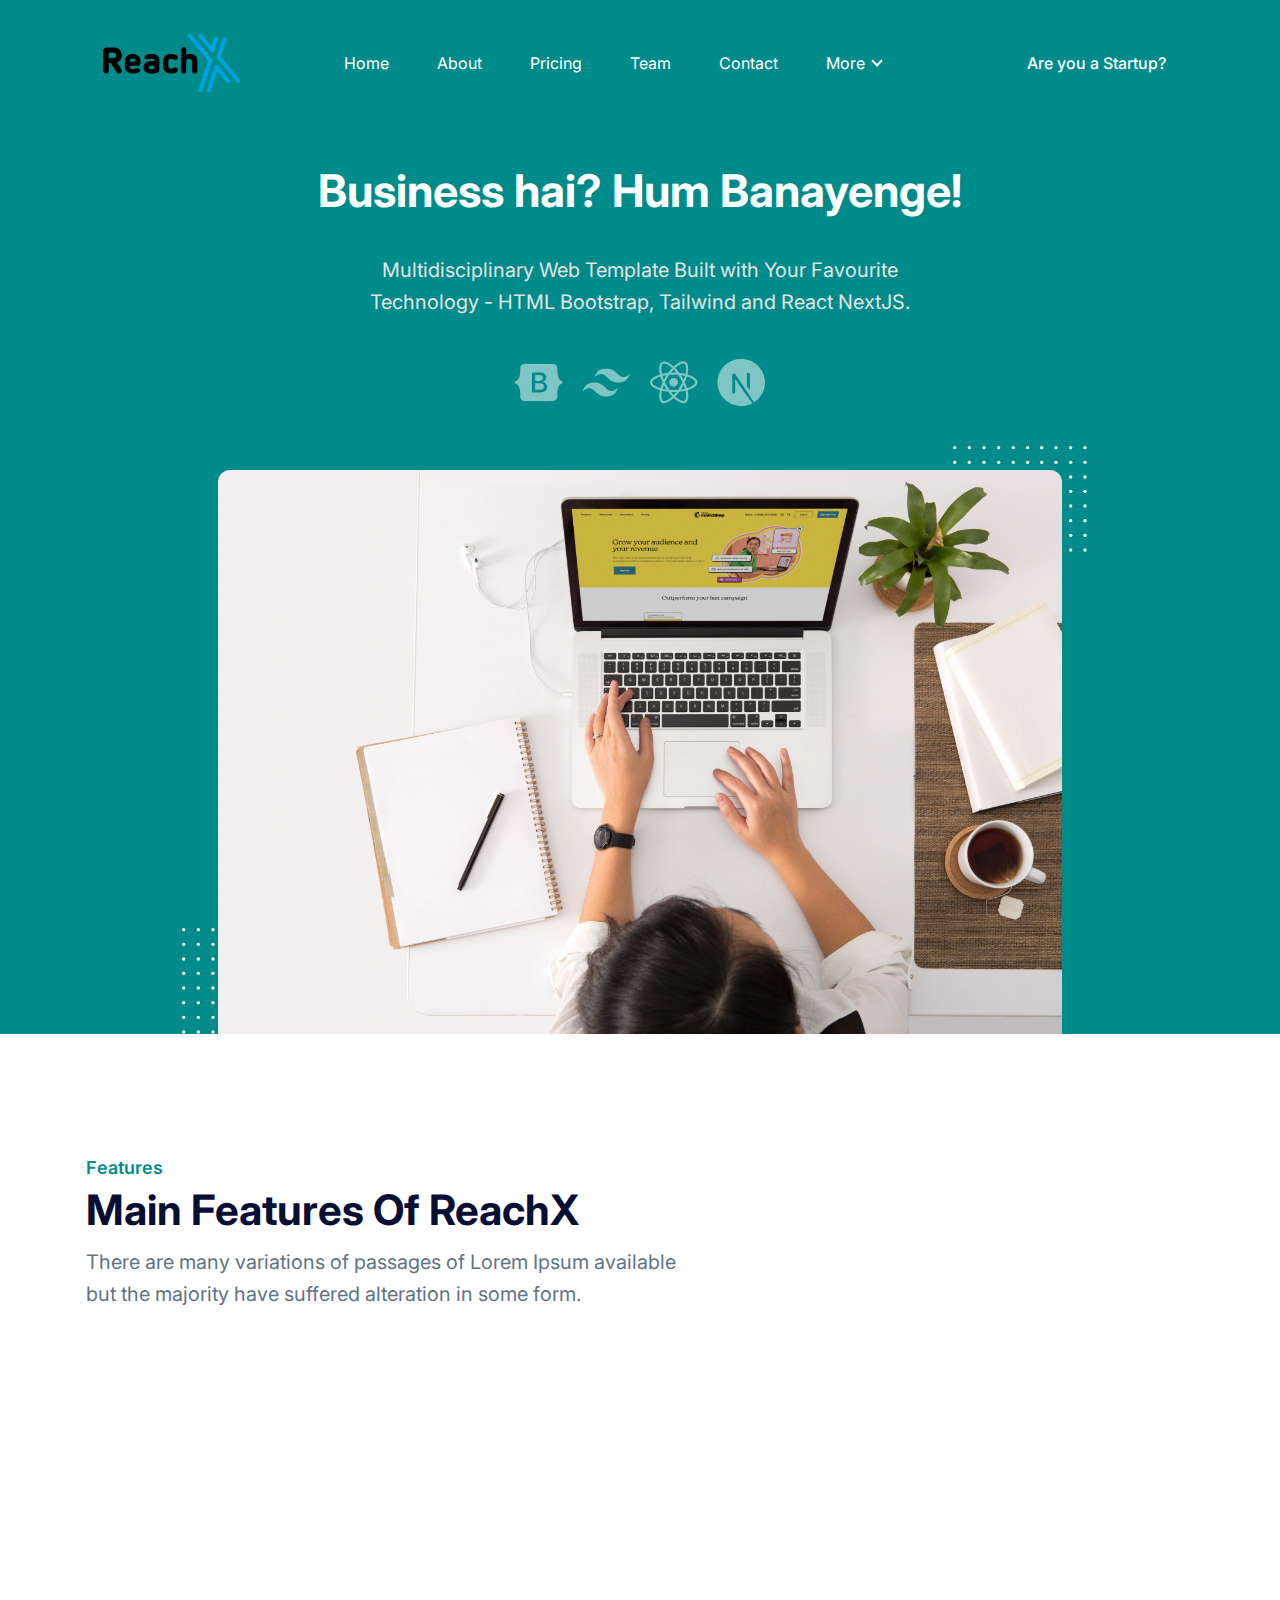
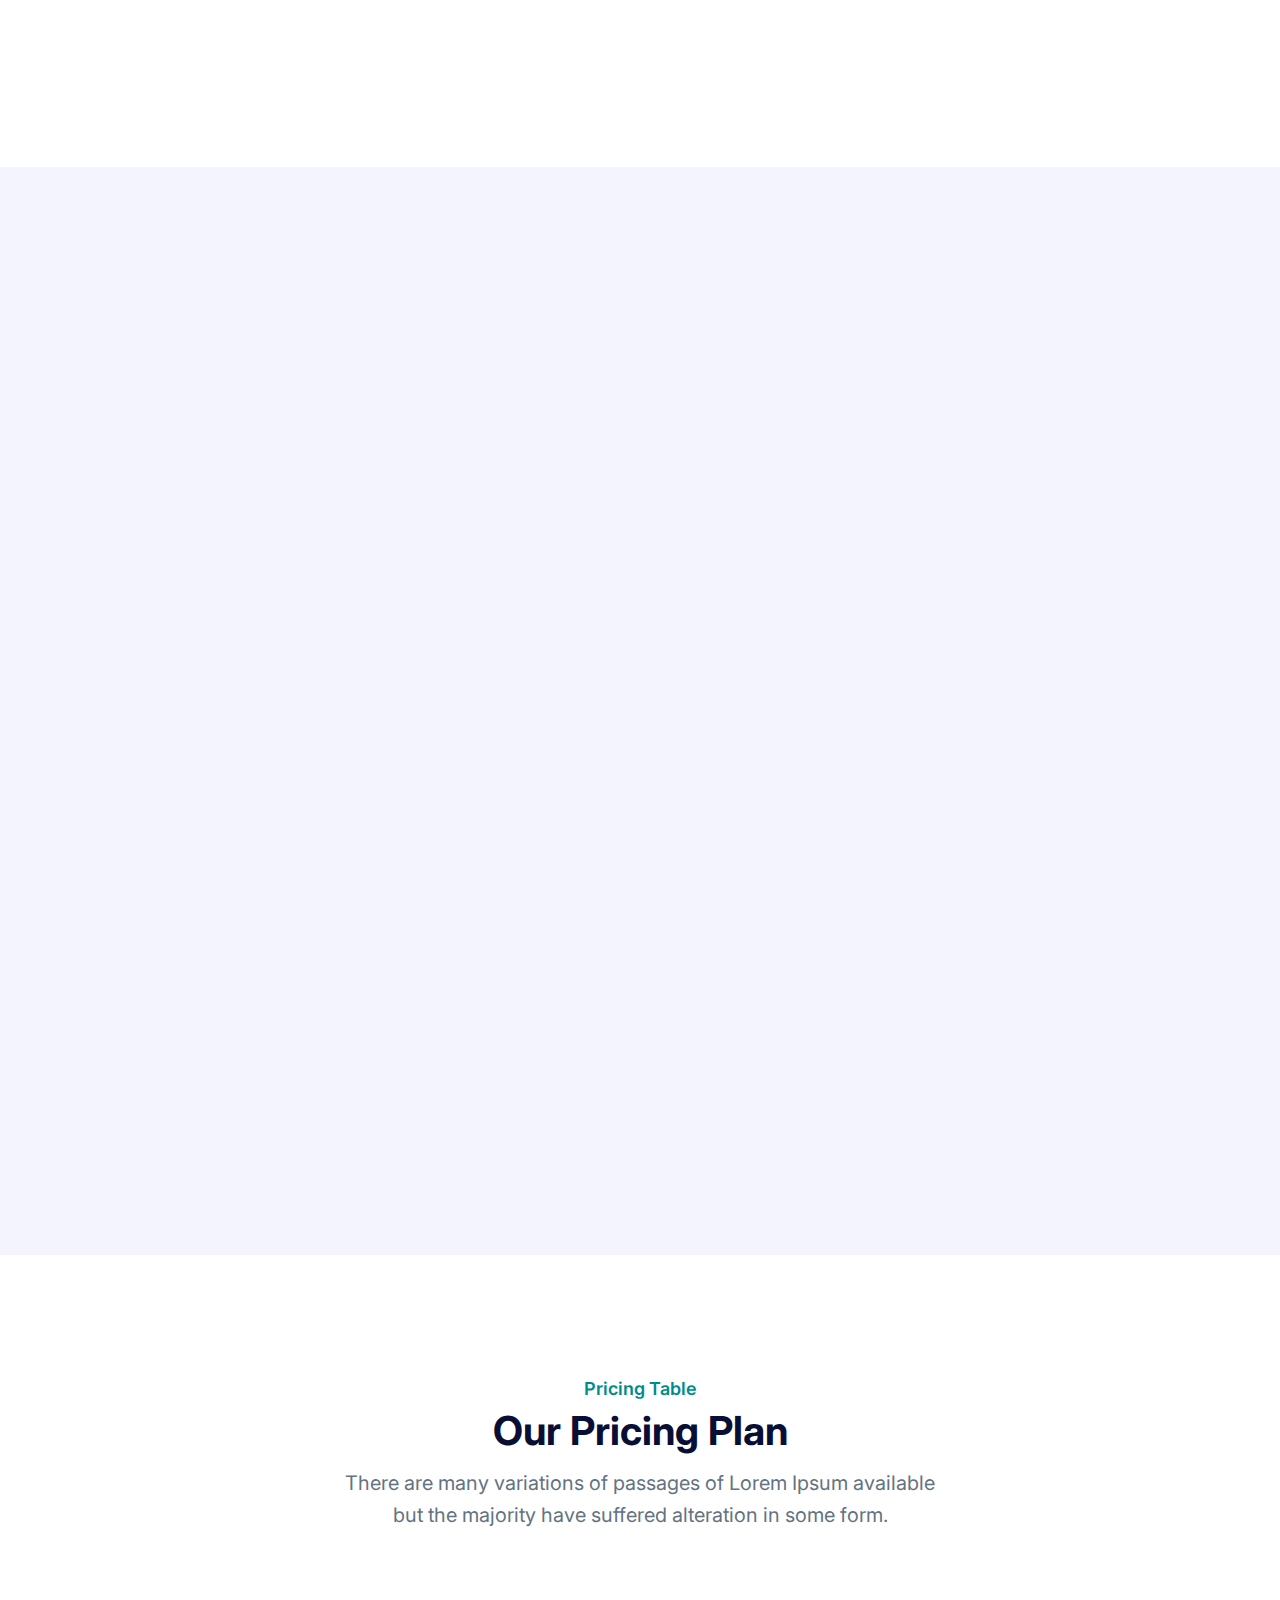
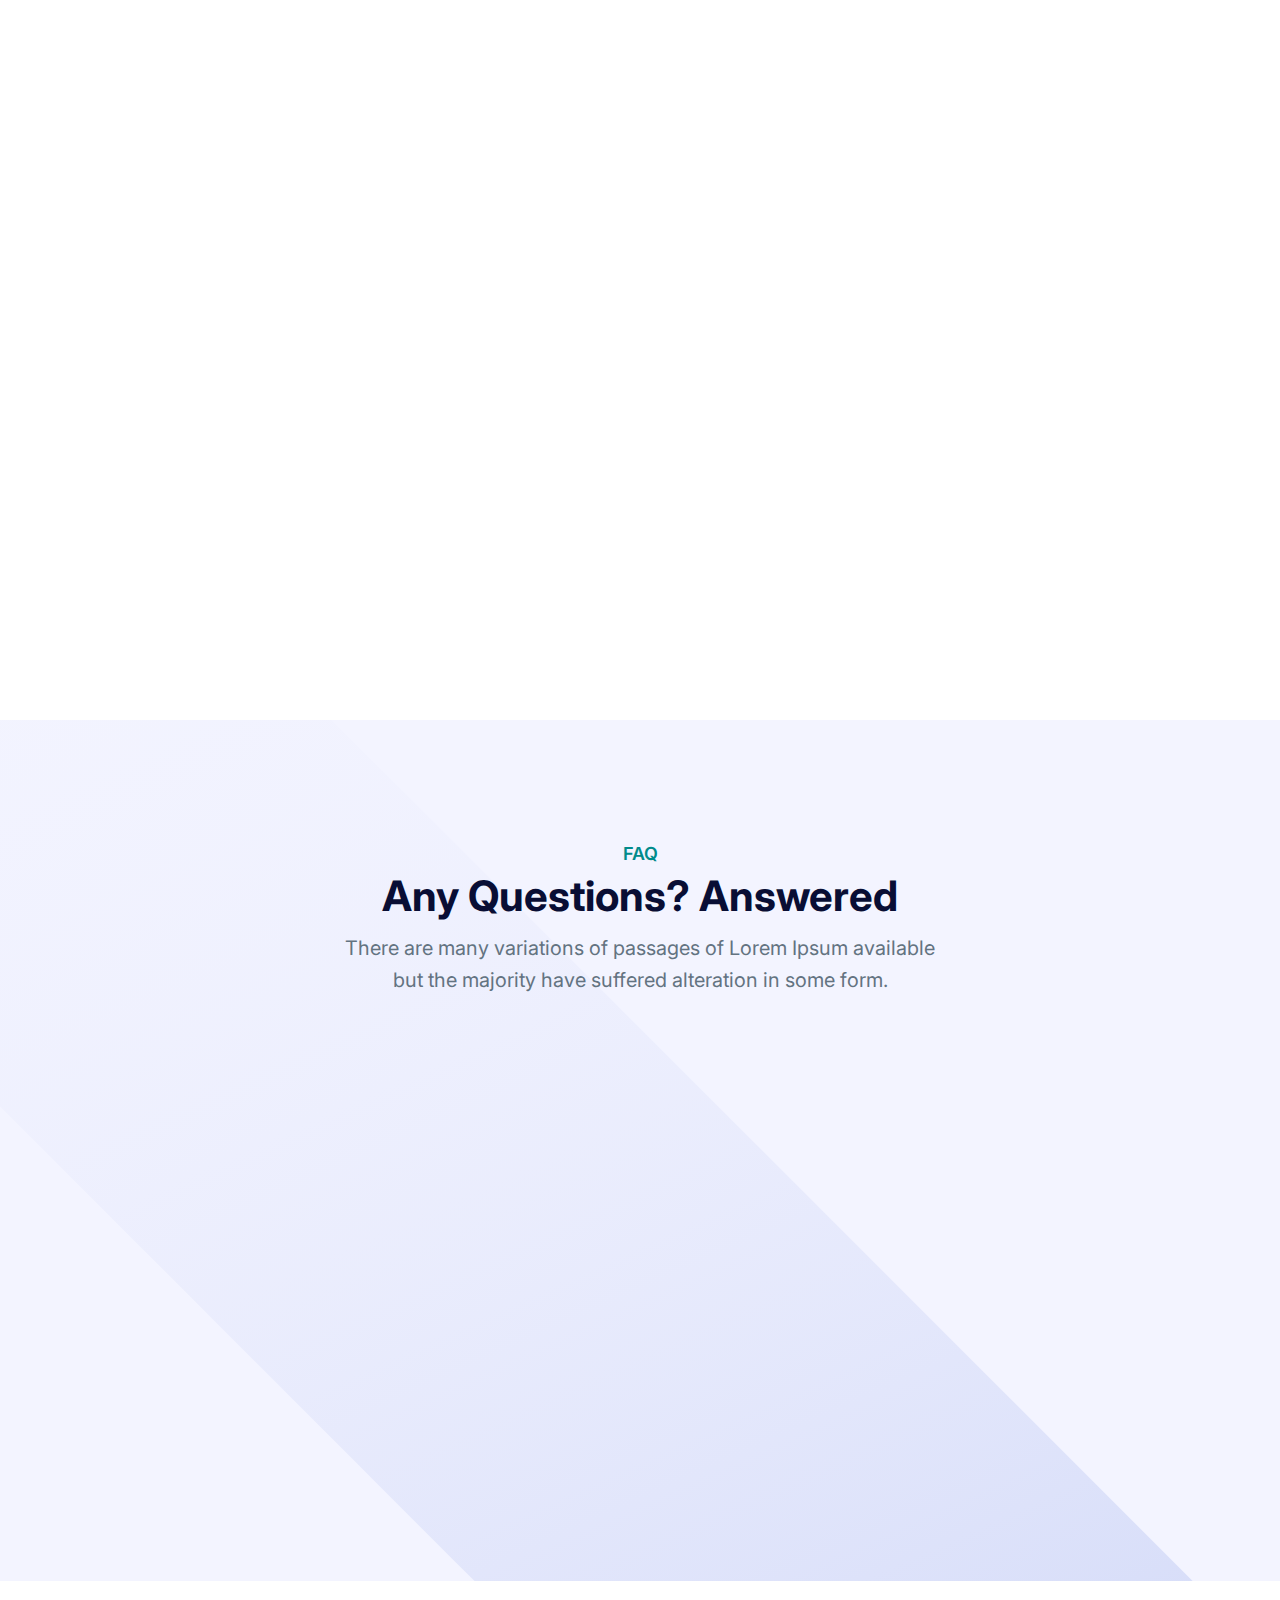
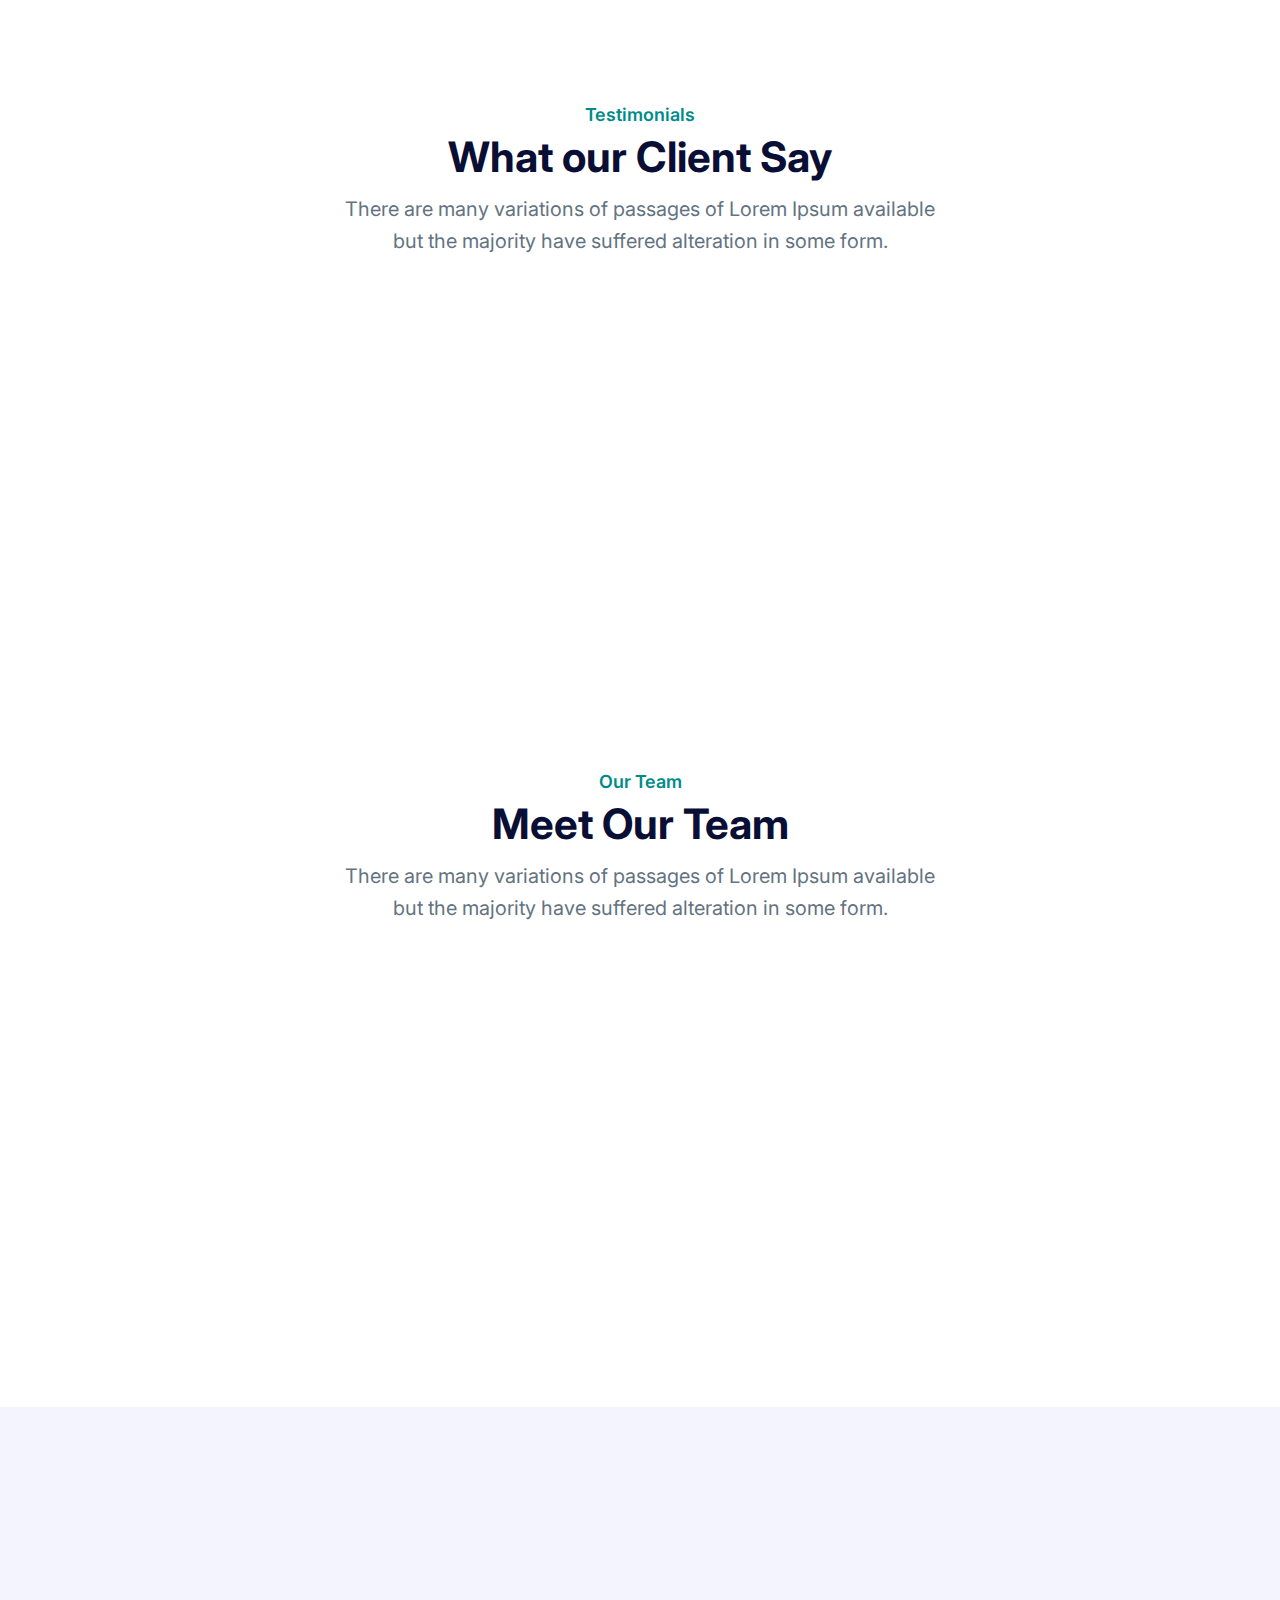
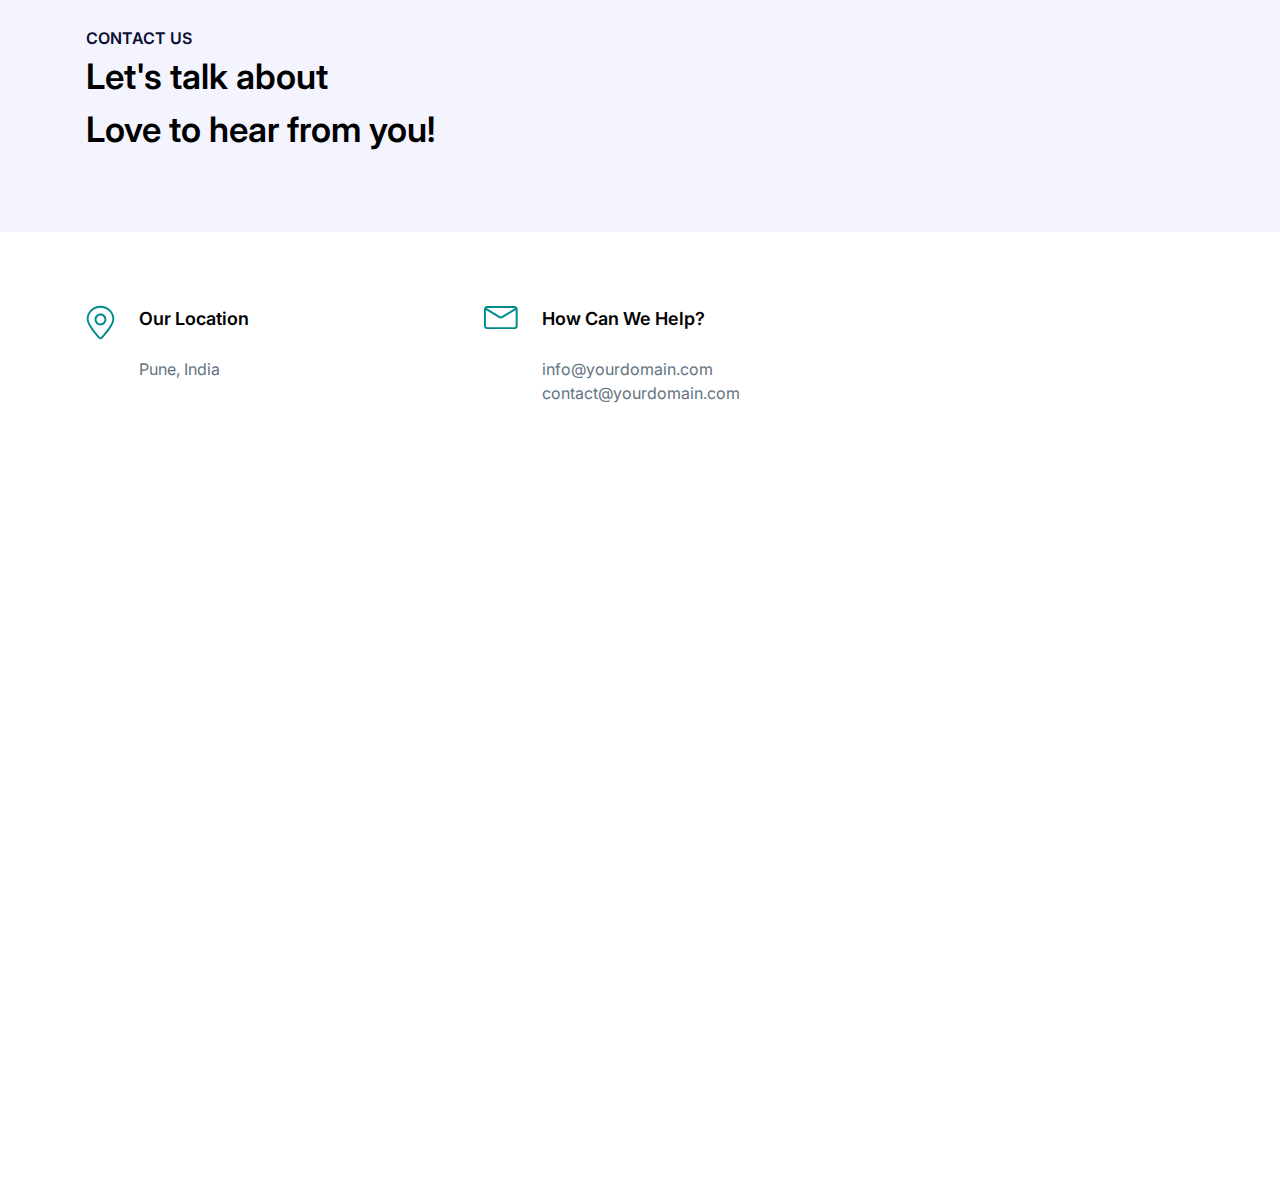
<file: index.html>
<!DOCTYPE html>
<html lang="en" class="scroll-smooth">
  <head>
    <meta charset="UTF-8" />
    <meta http-equiv="X-UA-Compatible" content="IE=edge" />
    <meta name="viewport" content="width=device-width, initial-scale=1.0" />
    <title>
      ReachX
    </title>
    <link
      rel="shortcut icon"
      href="assets/images/favicon.png"
      type="image/x-icon"
    />
    <link rel="stylesheet" href="assets/css/animate.css" />
    <link rel="stylesheet" href="assets/css/tailwind.css" />

    <!-- ==== WOW JS ==== -->
    <script src="assets/js/wow.min.js"></script>
    <script>
      new WOW().init();
    </script>
  </head>
  <body>
    <!-- ====== Navbar Section Start -->
    <div
      class="ud-header absolute top-0 left-0 z-40 flex w-full items-center bg-transparent"
    >
      <div class="container">
        <div class="relative -mx-4 flex items-center justify-between">
          <div class="w-60 max-w-full px-4">
            <a href="index.html" class="navbar-logo block w-full py-5">
              <img
                src="assets/images/logo/logo-white.png"
                alt="logo"
                class="header-logo w-full"
              />
            </a>
          </div>
          <div class="flex w-full items-center justify-between px-4">
            <div>
              <button
                id="navbarToggler"
                class="absolute right-4 top-1/2 block -translate-y-1/2 rounded-lg px-3 py-[6px] ring-primary focus:ring-2 lg:hidden"
              >
                <span
                  class="relative my-[6px] block h-[2px] w-[30px] bg-white"
                ></span>
                <span
                  class="relative my-[6px] block h-[2px] w-[30px] bg-white"
                ></span>
                <span
                  class="relative my-[6px] block h-[2px] w-[30px] bg-white"
                ></span>
              </button>
              <nav
                id="navbarCollapse"
                class="absolute right-4 top-full hidden w-full max-w-[250px] rounded-lg bg-white py-5 shadow-lg lg:static lg:block lg:w-full lg:max-w-full lg:bg-transparent lg:py-0 lg:px-4 lg:shadow-none xl:px-6"
              >
                <ul class="blcok lg:flex">
                  <li class="group relative">
                    <a
                      href="#home"
                      class="ud-menu-scroll mx-8 flex py-2 text-base text-dark group-hover:text-primary lg:mr-0 lg:inline-flex lg:py-6 lg:px-0 lg:text-white lg:group-hover:text-white lg:group-hover:opacity-70"
                    >
                      Home
                    </a>
                  </li>
                  <li class="group relative">
                    <a
                      href="#about"
                      class="ud-menu-scroll mx-8 flex py-2 text-base text-dark group-hover:text-primary lg:mr-0 lg:ml-7 lg:inline-flex lg:py-6 lg:px-0 lg:text-white lg:group-hover:text-white lg:group-hover:opacity-70 xl:ml-12"
                    >
                      About
                    </a>
                  </li>
                  <li class="group relative">
                    <a
                      href="#pricing"
                      class="ud-menu-scroll mx-8 flex py-2 text-base text-dark group-hover:text-primary lg:mr-0 lg:ml-7 lg:inline-flex lg:py-6 lg:px-0 lg:text-white lg:group-hover:text-white lg:group-hover:opacity-70 xl:ml-12"
                    >
                      Pricing
                    </a>
                  </li>
                  <li class="group relative">
                    <a
                      href="#team"
                      class="ud-menu-scroll mx-8 flex py-2 text-base text-dark group-hover:text-primary lg:mr-0 lg:ml-7 lg:inline-flex lg:py-6 lg:px-0 lg:text-white lg:group-hover:text-white lg:group-hover:opacity-70 xl:ml-12"
                    >
                      Team
                    </a>
                  </li>
                  <li class="group relative">
                    <a
                      href="#contact"
                      class="ud-menu-scroll mx-8 flex py-2 text-base text-dark group-hover:text-primary lg:mr-0 lg:ml-7 lg:inline-flex lg:py-6 lg:px-0 lg:text-white lg:group-hover:text-white lg:group-hover:opacity-70 xl:ml-12"
                    >
                      Contact
                    </a>
                  </li>
                  <li class="submenu-item group relative">
                    <a
                      href="javascript:void(0)"
                      class="relative mx-8 flex py-2 text-base text-dark after:absolute after:right-1 after:top-1/2 after:mt-[-2px] after:h-2 after:w-2 after:-translate-y-1/2 after:rotate-45 after:border-b-2 after:border-r-2 after:border-current group-hover:text-primary lg:mr-0 lg:ml-8 lg:inline-flex lg:py-6 lg:pl-0 lg:pr-4 lg:text-white lg:after:right-0 lg:group-hover:text-white lg:group-hover:opacity-70 xl:ml-12"
                    >
                      More
                    </a>
                    <div
                      class="submenu relative top-full left-0 hidden w-[250px] rounded-sm bg-white p-4 transition-[top] duration-300 group-hover:opacity-100 lg:invisible lg:absolute lg:top-[110%] lg:block lg:opacity-0 lg:shadow-lg lg:group-hover:visible lg:group-hover:top-full"
                    >
                      <a
                        href="about.html"
                        class="block rounded py-[10px] px-4 text-sm text-body-color hover:text-primary"
                      >
                        About
                      </a>
                      <a
                        href="pricing.html"
                        class="block rounded py-[10px] px-4 text-sm text-body-color hover:text-primary"
                      >
                        Pricing
                      </a>
                      <a
                        href="contact.html"
                        class="block rounded py-[10px] px-4 text-sm text-body-color hover:text-primary"
                      >
                        Contact
                      </a>
                      <a
                        href="blog-grids.html"
                        class="block rounded py-[10px] px-4 text-sm text-body-color hover:text-primary"
                      >
                        Blog
                      </a>
                      <!-- <a
                        href="blog-details.html"
                        class="block rounded py-[10px] px-4 text-sm text-body-color hover:text-primary"
                      >
                        Blog Details
                      </a> -->
                      <!-- <a
                        href="signup.html"
                        class="block rounded py-[10px] px-4 text-sm text-body-color hover:text-primary"
                      >
                        Sign Up Page
                      </a>
                      <a
                        href="signin.html"
                        class="block rounded py-[10px] px-4 text-sm text-body-color hover:text-primary"
                      >
                        Sign In Page
                      </a>
                      <a
                        href="404.html"
                        class="block rounded py-[10px] px-4 text-sm text-body-color hover:text-primary"
                      >
                        404 Page
                      </a> -->
                    </div>
                  </li>
                </ul>
              </nav>
            </div>
            <div class="hidden justify-end pr-16 sm:flex lg:pr-0">
              <a
                href="signin.html"
                class="loginBtn py-3 px-7 text-base font-medium text-white hover:opacity-70"
              >
                Are you a Startup?
              </a>
              <!-- <a
                href="signup.html"
                class="signUpBtn rounded-lg bg-white bg-opacity-20 py-3 px-6 text-base font-medium text-white duration-300 ease-in-out hover:bg-opacity-100 hover:text-dark"
              >
                Sign Up
              </a> -->
            </div>
          </div>
        </div>
      </div>
    </div>
    <!-- ====== Navbar Section End -->

    <!-- ====== Hero Section Start -->
    <div
      id="home"
      class="relative overflow-hidden bg-primary pt-[120px] md:pt-[130px] lg:pt-[160px]"
    >
      <div class="container">
        <div class="-mx-4 flex flex-wrap items-center">
          <div class="w-full px-4">
            <div
              class="hero-content wow fadeInUp mx-auto max-w-[780px] text-center"
              data-wow-delay=".2s"
            >
              <h1
                class="mb-8 text-3xl font-bold leading-snug text-white sm:text-4xl sm:leading-snug md:text-[45px] md:leading-snug"
              >
                Business hai? Hum Banayenge!
              </h1>
              <p
                class="mx-auto mb-10 max-w-[600px] text-base text-[#e4e4e4] sm:text-lg sm:leading-relaxed md:text-xl md:leading-relaxed"
              >
                Multidisciplinary Web Template Built with Your Favourite
                Technology - HTML Bootstrap, Tailwind and React NextJS.
              </p>
              <!-- <ul class="mb-10 flex flex-wrap items-center justify-center">
                <li>
                  <a
                    href="https://links.tailgrids.com/play-download"
                    class="inline-flex items-center justify-center rounded-lg bg-white py-4 px-6 text-center text-base font-medium text-dark transition duration-300 ease-in-out hover:text-primary hover:shadow-lg sm:px-10"
                  >
                    Download Now
                  </a>
                </li>
                <li>
                  <a
                    href="https://github.com/tailgrids/play-tailwind"
                    target="_blank"
                    class="flex items-center py-4 px-6 text-base font-medium text-white transition duration-300 ease-in-out hover:opacity-70 sm:px-10"
                  >
                    Star on Github
                    <span class="pl-2">
                      <svg
                        width="20"
                        height="8"
                        viewBox="0 0 20 8"
                        class="fill-current"
                      >
                        <path
                          d="M19.2188 2.90632L17.0625 0.343819C16.875 0.125069 16.5312 0.0938193 16.2812 0.281319C16.0625 0.468819 16.0312 0.812569 16.2188 1.06257L18.25 3.46882H0.9375C0.625 3.46882 0.375 3.71882 0.375 4.03132C0.375 4.34382 0.625 4.59382 0.9375 4.59382H18.25L16.2188 7.00007C16.0312 7.21882 16.0625 7.56257 16.2812 7.78132C16.375 7.87507 16.5 7.90632 16.625 7.90632C16.7812 7.90632 16.9375 7.84382 17.0312 7.71882L19.1875 5.15632C19.75 4.46882 19.75 3.53132 19.2188 2.90632Z"
                        />
                      </svg>
                    </span>
                  </a>
                </li>
              </ul> -->
              <div class="wow fadeInUp text-center" data-wow-delay=".3s">
                <img
                  src="assets/images/hero/brand.svg"
                  alt="image"
                  class="mx-auto w-full max-w-[250px] opacity-50 transition duration-300 ease-in-out hover:opacity-100"
                />
              </div>
            </div>
          </div>

          <div class="w-full px-4">
            <div
              class="wow fadeInUp relative z-10 mx-auto max-w-[845px]"
              data-wow-delay=".25s"
            >
              <div class="mt-16">
                <img
                  src="assets/images/hero/hero-image.jpg"
                  alt="hero"
                  class="mx-auto max-w-full rounded-t-xl rounded-tr-xl"
                />
              </div>
              <div class="absolute bottom-0 -left-9 z-[-1]">
                <svg
                  width="134"
                  height="106"
                  viewBox="0 0 134 106"
                  fill="none"
                  xmlns="http://www.w3.org/2000/svg"
                >
                  <circle
                    cx="1.66667"
                    cy="104"
                    r="1.66667"
                    transform="rotate(-90 1.66667 104)"
                    fill="white"
                  />
                  <circle
                    cx="16.3333"
                    cy="104"
                    r="1.66667"
                    transform="rotate(-90 16.3333 104)"
                    fill="white"
                  />
                  <circle
                    cx="31"
                    cy="104"
                    r="1.66667"
                    transform="rotate(-90 31 104)"
                    fill="white"
                  />
                  <circle
                    cx="45.6667"
                    cy="104"
                    r="1.66667"
                    transform="rotate(-90 45.6667 104)"
                    fill="white"
                  />
                  <circle
                    cx="60.3333"
                    cy="104"
                    r="1.66667"
                    transform="rotate(-90 60.3333 104)"
                    fill="white"
                  />
                  <circle
                    cx="88.6667"
                    cy="104"
                    r="1.66667"
                    transform="rotate(-90 88.6667 104)"
                    fill="white"
                  />
                  <circle
                    cx="117.667"
                    cy="104"
                    r="1.66667"
                    transform="rotate(-90 117.667 104)"
                    fill="white"
                  />
                  <circle
                    cx="74.6667"
                    cy="104"
                    r="1.66667"
                    transform="rotate(-90 74.6667 104)"
                    fill="white"
                  />
                  <circle
                    cx="103"
                    cy="104"
                    r="1.66667"
                    transform="rotate(-90 103 104)"
                    fill="white"
                  />
                  <circle
                    cx="132"
                    cy="104"
                    r="1.66667"
                    transform="rotate(-90 132 104)"
                    fill="white"
                  />
                  <circle
                    cx="1.66667"
                    cy="89.3333"
                    r="1.66667"
                    transform="rotate(-90 1.66667 89.3333)"
                    fill="white"
                  />
                  <circle
                    cx="16.3333"
                    cy="89.3333"
                    r="1.66667"
                    transform="rotate(-90 16.3333 89.3333)"
                    fill="white"
                  />
                  <circle
                    cx="31"
                    cy="89.3333"
                    r="1.66667"
                    transform="rotate(-90 31 89.3333)"
                    fill="white"
                  />
                  <circle
                    cx="45.6667"
                    cy="89.3333"
                    r="1.66667"
                    transform="rotate(-90 45.6667 89.3333)"
                    fill="white"
                  />
                  <circle
                    cx="60.3333"
                    cy="89.3338"
                    r="1.66667"
                    transform="rotate(-90 60.3333 89.3338)"
                    fill="white"
                  />
                  <circle
                    cx="88.6667"
                    cy="89.3338"
                    r="1.66667"
                    transform="rotate(-90 88.6667 89.3338)"
                    fill="white"
                  />
                  <circle
                    cx="117.667"
                    cy="89.3338"
                    r="1.66667"
                    transform="rotate(-90 117.667 89.3338)"
                    fill="white"
                  />
                  <circle
                    cx="74.6667"
                    cy="89.3338"
                    r="1.66667"
                    transform="rotate(-90 74.6667 89.3338)"
                    fill="white"
                  />
                  <circle
                    cx="103"
                    cy="89.3338"
                    r="1.66667"
                    transform="rotate(-90 103 89.3338)"
                    fill="white"
                  />
                  <circle
                    cx="132"
                    cy="89.3338"
                    r="1.66667"
                    transform="rotate(-90 132 89.3338)"
                    fill="white"
                  />
                  <circle
                    cx="1.66667"
                    cy="74.6673"
                    r="1.66667"
                    transform="rotate(-90 1.66667 74.6673)"
                    fill="white"
                  />
                  <circle
                    cx="1.66667"
                    cy="31.0003"
                    r="1.66667"
                    transform="rotate(-90 1.66667 31.0003)"
                    fill="white"
                  />
                  <circle
                    cx="16.3333"
                    cy="74.6668"
                    r="1.66667"
                    transform="rotate(-90 16.3333 74.6668)"
                    fill="white"
                  />
                  <circle
                    cx="16.3333"
                    cy="31.0003"
                    r="1.66667"
                    transform="rotate(-90 16.3333 31.0003)"
                    fill="white"
                  />
                  <circle
                    cx="31"
                    cy="74.6668"
                    r="1.66667"
                    transform="rotate(-90 31 74.6668)"
                    fill="white"
                  />
                  <circle
                    cx="31"
                    cy="31.0003"
                    r="1.66667"
                    transform="rotate(-90 31 31.0003)"
                    fill="white"
                  />
                  <circle
                    cx="45.6667"
                    cy="74.6668"
                    r="1.66667"
                    transform="rotate(-90 45.6667 74.6668)"
                    fill="white"
                  />
                  <circle
                    cx="45.6667"
                    cy="31.0003"
                    r="1.66667"
                    transform="rotate(-90 45.6667 31.0003)"
                    fill="white"
                  />
                  <circle
                    cx="60.3333"
                    cy="74.6668"
                    r="1.66667"
                    transform="rotate(-90 60.3333 74.6668)"
                    fill="white"
                  />
                  <circle
                    cx="60.3333"
                    cy="31.0001"
                    r="1.66667"
                    transform="rotate(-90 60.3333 31.0001)"
                    fill="white"
                  />
                  <circle
                    cx="88.6667"
                    cy="74.6668"
                    r="1.66667"
                    transform="rotate(-90 88.6667 74.6668)"
                    fill="white"
                  />
                  <circle
                    cx="88.6667"
                    cy="31.0001"
                    r="1.66667"
                    transform="rotate(-90 88.6667 31.0001)"
                    fill="white"
                  />
                  <circle
                    cx="117.667"
                    cy="74.6668"
                    r="1.66667"
                    transform="rotate(-90 117.667 74.6668)"
                    fill="white"
                  />
                  <circle
                    cx="117.667"
                    cy="31.0001"
                    r="1.66667"
                    transform="rotate(-90 117.667 31.0001)"
                    fill="white"
                  />
                  <circle
                    cx="74.6667"
                    cy="74.6668"
                    r="1.66667"
                    transform="rotate(-90 74.6667 74.6668)"
                    fill="white"
                  />
                  <circle
                    cx="74.6667"
                    cy="31.0001"
                    r="1.66667"
                    transform="rotate(-90 74.6667 31.0001)"
                    fill="white"
                  />
                  <circle
                    cx="103"
                    cy="74.6668"
                    r="1.66667"
                    transform="rotate(-90 103 74.6668)"
                    fill="white"
                  />
                  <circle
                    cx="103"
                    cy="31.0001"
                    r="1.66667"
                    transform="rotate(-90 103 31.0001)"
                    fill="white"
                  />
                  <circle
                    cx="132"
                    cy="74.6668"
                    r="1.66667"
                    transform="rotate(-90 132 74.6668)"
                    fill="white"
                  />
                  <circle
                    cx="132"
                    cy="31.0001"
                    r="1.66667"
                    transform="rotate(-90 132 31.0001)"
                    fill="white"
                  />
                  <circle
                    cx="1.66667"
                    cy="60.0003"
                    r="1.66667"
                    transform="rotate(-90 1.66667 60.0003)"
                    fill="white"
                  />
                  <circle
                    cx="1.66667"
                    cy="16.3336"
                    r="1.66667"
                    transform="rotate(-90 1.66667 16.3336)"
                    fill="white"
                  />
                  <circle
                    cx="16.3333"
                    cy="60.0003"
                    r="1.66667"
                    transform="rotate(-90 16.3333 60.0003)"
                    fill="white"
                  />
                  <circle
                    cx="16.3333"
                    cy="16.3336"
                    r="1.66667"
                    transform="rotate(-90 16.3333 16.3336)"
                    fill="white"
                  />
                  <circle
                    cx="31"
                    cy="60.0003"
                    r="1.66667"
                    transform="rotate(-90 31 60.0003)"
                    fill="white"
                  />
                  <circle
                    cx="31"
                    cy="16.3336"
                    r="1.66667"
                    transform="rotate(-90 31 16.3336)"
                    fill="white"
                  />
                  <circle
                    cx="45.6667"
                    cy="60.0003"
                    r="1.66667"
                    transform="rotate(-90 45.6667 60.0003)"
                    fill="white"
                  />
                  <circle
                    cx="45.6667"
                    cy="16.3336"
                    r="1.66667"
                    transform="rotate(-90 45.6667 16.3336)"
                    fill="white"
                  />
                  <circle
                    cx="60.3333"
                    cy="60.0003"
                    r="1.66667"
                    transform="rotate(-90 60.3333 60.0003)"
                    fill="white"
                  />
                  <circle
                    cx="60.3333"
                    cy="16.3336"
                    r="1.66667"
                    transform="rotate(-90 60.3333 16.3336)"
                    fill="white"
                  />
                  <circle
                    cx="88.6667"
                    cy="60.0003"
                    r="1.66667"
                    transform="rotate(-90 88.6667 60.0003)"
                    fill="white"
                  />
                  <circle
                    cx="88.6667"
                    cy="16.3336"
                    r="1.66667"
                    transform="rotate(-90 88.6667 16.3336)"
                    fill="white"
                  />
                  <circle
                    cx="117.667"
                    cy="60.0003"
                    r="1.66667"
                    transform="rotate(-90 117.667 60.0003)"
                    fill="white"
                  />
                  <circle
                    cx="117.667"
                    cy="16.3336"
                    r="1.66667"
                    transform="rotate(-90 117.667 16.3336)"
                    fill="white"
                  />
                  <circle
                    cx="74.6667"
                    cy="60.0003"
                    r="1.66667"
                    transform="rotate(-90 74.6667 60.0003)"
                    fill="white"
                  />
                  <circle
                    cx="74.6667"
                    cy="16.3336"
                    r="1.66667"
                    transform="rotate(-90 74.6667 16.3336)"
                    fill="white"
                  />
                  <circle
                    cx="103"
                    cy="60.0003"
                    r="1.66667"
                    transform="rotate(-90 103 60.0003)"
                    fill="white"
                  />
                  <circle
                    cx="103"
                    cy="16.3336"
                    r="1.66667"
                    transform="rotate(-90 103 16.3336)"
                    fill="white"
                  />
                  <circle
                    cx="132"
                    cy="60.0003"
                    r="1.66667"
                    transform="rotate(-90 132 60.0003)"
                    fill="white"
                  />
                  <circle
                    cx="132"
                    cy="16.3336"
                    r="1.66667"
                    transform="rotate(-90 132 16.3336)"
                    fill="white"
                  />
                  <circle
                    cx="1.66667"
                    cy="45.3336"
                    r="1.66667"
                    transform="rotate(-90 1.66667 45.3336)"
                    fill="white"
                  />
                  <circle
                    cx="1.66667"
                    cy="1.66683"
                    r="1.66667"
                    transform="rotate(-90 1.66667 1.66683)"
                    fill="white"
                  />
                  <circle
                    cx="16.3333"
                    cy="45.3336"
                    r="1.66667"
                    transform="rotate(-90 16.3333 45.3336)"
                    fill="white"
                  />
                  <circle
                    cx="16.3333"
                    cy="1.66683"
                    r="1.66667"
                    transform="rotate(-90 16.3333 1.66683)"
                    fill="white"
                  />
                  <circle
                    cx="31"
                    cy="45.3336"
                    r="1.66667"
                    transform="rotate(-90 31 45.3336)"
                    fill="white"
                  />
                  <circle
                    cx="31"
                    cy="1.66683"
                    r="1.66667"
                    transform="rotate(-90 31 1.66683)"
                    fill="white"
                  />
                  <circle
                    cx="45.6667"
                    cy="45.3336"
                    r="1.66667"
                    transform="rotate(-90 45.6667 45.3336)"
                    fill="white"
                  />
                  <circle
                    cx="45.6667"
                    cy="1.66683"
                    r="1.66667"
                    transform="rotate(-90 45.6667 1.66683)"
                    fill="white"
                  />
                  <circle
                    cx="60.3333"
                    cy="45.3338"
                    r="1.66667"
                    transform="rotate(-90 60.3333 45.3338)"
                    fill="white"
                  />
                  <circle
                    cx="60.3333"
                    cy="1.66707"
                    r="1.66667"
                    transform="rotate(-90 60.3333 1.66707)"
                    fill="white"
                  />
                  <circle
                    cx="88.6667"
                    cy="45.3338"
                    r="1.66667"
                    transform="rotate(-90 88.6667 45.3338)"
                    fill="white"
                  />
                  <circle
                    cx="88.6667"
                    cy="1.66707"
                    r="1.66667"
                    transform="rotate(-90 88.6667 1.66707)"
                    fill="white"
                  />
                  <circle
                    cx="117.667"
                    cy="45.3338"
                    r="1.66667"
                    transform="rotate(-90 117.667 45.3338)"
                    fill="white"
                  />
                  <circle
                    cx="117.667"
                    cy="1.66707"
                    r="1.66667"
                    transform="rotate(-90 117.667 1.66707)"
                    fill="white"
                  />
                  <circle
                    cx="74.6667"
                    cy="45.3338"
                    r="1.66667"
                    transform="rotate(-90 74.6667 45.3338)"
                    fill="white"
                  />
                  <circle
                    cx="74.6667"
                    cy="1.66707"
                    r="1.66667"
                    transform="rotate(-90 74.6667 1.66707)"
                    fill="white"
                  />
                  <circle
                    cx="103"
                    cy="45.3338"
                    r="1.66667"
                    transform="rotate(-90 103 45.3338)"
                    fill="white"
                  />
                  <circle
                    cx="103"
                    cy="1.66707"
                    r="1.66667"
                    transform="rotate(-90 103 1.66707)"
                    fill="white"
                  />
                  <circle
                    cx="132"
                    cy="45.3338"
                    r="1.66667"
                    transform="rotate(-90 132 45.3338)"
                    fill="white"
                  />
                  <circle
                    cx="132"
                    cy="1.66707"
                    r="1.66667"
                    transform="rotate(-90 132 1.66707)"
                    fill="white"
                  />
                </svg>
              </div>
              <div class="absolute -top-6 -right-6 z-[-1]">
                <svg
                  width="134"
                  height="106"
                  viewBox="0 0 134 106"
                  fill="none"
                  xmlns="http://www.w3.org/2000/svg"
                >
                  <circle
                    cx="1.66667"
                    cy="104"
                    r="1.66667"
                    transform="rotate(-90 1.66667 104)"
                    fill="white"
                  />
                  <circle
                    cx="16.3333"
                    cy="104"
                    r="1.66667"
                    transform="rotate(-90 16.3333 104)"
                    fill="white"
                  />
                  <circle
                    cx="31"
                    cy="104"
                    r="1.66667"
                    transform="rotate(-90 31 104)"
                    fill="white"
                  />
                  <circle
                    cx="45.6667"
                    cy="104"
                    r="1.66667"
                    transform="rotate(-90 45.6667 104)"
                    fill="white"
                  />
                  <circle
                    cx="60.3333"
                    cy="104"
                    r="1.66667"
                    transform="rotate(-90 60.3333 104)"
                    fill="white"
                  />
                  <circle
                    cx="88.6667"
                    cy="104"
                    r="1.66667"
                    transform="rotate(-90 88.6667 104)"
                    fill="white"
                  />
                  <circle
                    cx="117.667"
                    cy="104"
                    r="1.66667"
                    transform="rotate(-90 117.667 104)"
                    fill="white"
                  />
                  <circle
                    cx="74.6667"
                    cy="104"
                    r="1.66667"
                    transform="rotate(-90 74.6667 104)"
                    fill="white"
                  />
                  <circle
                    cx="103"
                    cy="104"
                    r="1.66667"
                    transform="rotate(-90 103 104)"
                    fill="white"
                  />
                  <circle
                    cx="132"
                    cy="104"
                    r="1.66667"
                    transform="rotate(-90 132 104)"
                    fill="white"
                  />
                  <circle
                    cx="1.66667"
                    cy="89.3333"
                    r="1.66667"
                    transform="rotate(-90 1.66667 89.3333)"
                    fill="white"
                  />
                  <circle
                    cx="16.3333"
                    cy="89.3333"
                    r="1.66667"
                    transform="rotate(-90 16.3333 89.3333)"
                    fill="white"
                  />
                  <circle
                    cx="31"
                    cy="89.3333"
                    r="1.66667"
                    transform="rotate(-90 31 89.3333)"
                    fill="white"
                  />
                  <circle
                    cx="45.6667"
                    cy="89.3333"
                    r="1.66667"
                    transform="rotate(-90 45.6667 89.3333)"
                    fill="white"
                  />
                  <circle
                    cx="60.3333"
                    cy="89.3338"
                    r="1.66667"
                    transform="rotate(-90 60.3333 89.3338)"
                    fill="white"
                  />
                  <circle
                    cx="88.6667"
                    cy="89.3338"
                    r="1.66667"
                    transform="rotate(-90 88.6667 89.3338)"
                    fill="white"
                  />
                  <circle
                    cx="117.667"
                    cy="89.3338"
                    r="1.66667"
                    transform="rotate(-90 117.667 89.3338)"
                    fill="white"
                  />
                  <circle
                    cx="74.6667"
                    cy="89.3338"
                    r="1.66667"
                    transform="rotate(-90 74.6667 89.3338)"
                    fill="white"
                  />
                  <circle
                    cx="103"
                    cy="89.3338"
                    r="1.66667"
                    transform="rotate(-90 103 89.3338)"
                    fill="white"
                  />
                  <circle
                    cx="132"
                    cy="89.3338"
                    r="1.66667"
                    transform="rotate(-90 132 89.3338)"
                    fill="white"
                  />
                  <circle
                    cx="1.66667"
                    cy="74.6673"
                    r="1.66667"
                    transform="rotate(-90 1.66667 74.6673)"
                    fill="white"
                  />
                  <circle
                    cx="1.66667"
                    cy="31.0003"
                    r="1.66667"
                    transform="rotate(-90 1.66667 31.0003)"
                    fill="white"
                  />
                  <circle
                    cx="16.3333"
                    cy="74.6668"
                    r="1.66667"
                    transform="rotate(-90 16.3333 74.6668)"
                    fill="white"
                  />
                  <circle
                    cx="16.3333"
                    cy="31.0003"
                    r="1.66667"
                    transform="rotate(-90 16.3333 31.0003)"
                    fill="white"
                  />
                  <circle
                    cx="31"
                    cy="74.6668"
                    r="1.66667"
                    transform="rotate(-90 31 74.6668)"
                    fill="white"
                  />
                  <circle
                    cx="31"
                    cy="31.0003"
                    r="1.66667"
                    transform="rotate(-90 31 31.0003)"
                    fill="white"
                  />
                  <circle
                    cx="45.6667"
                    cy="74.6668"
                    r="1.66667"
                    transform="rotate(-90 45.6667 74.6668)"
                    fill="white"
                  />
                  <circle
                    cx="45.6667"
                    cy="31.0003"
                    r="1.66667"
                    transform="rotate(-90 45.6667 31.0003)"
                    fill="white"
                  />
                  <circle
                    cx="60.3333"
                    cy="74.6668"
                    r="1.66667"
                    transform="rotate(-90 60.3333 74.6668)"
                    fill="white"
                  />
                  <circle
                    cx="60.3333"
                    cy="31.0001"
                    r="1.66667"
                    transform="rotate(-90 60.3333 31.0001)"
                    fill="white"
                  />
                  <circle
                    cx="88.6667"
                    cy="74.6668"
                    r="1.66667"
                    transform="rotate(-90 88.6667 74.6668)"
                    fill="white"
                  />
                  <circle
                    cx="88.6667"
                    cy="31.0001"
                    r="1.66667"
                    transform="rotate(-90 88.6667 31.0001)"
                    fill="white"
                  />
                  <circle
                    cx="117.667"
                    cy="74.6668"
                    r="1.66667"
                    transform="rotate(-90 117.667 74.6668)"
                    fill="white"
                  />
                  <circle
                    cx="117.667"
                    cy="31.0001"
                    r="1.66667"
                    transform="rotate(-90 117.667 31.0001)"
                    fill="white"
                  />
                  <circle
                    cx="74.6667"
                    cy="74.6668"
                    r="1.66667"
                    transform="rotate(-90 74.6667 74.6668)"
                    fill="white"
                  />
                  <circle
                    cx="74.6667"
                    cy="31.0001"
                    r="1.66667"
                    transform="rotate(-90 74.6667 31.0001)"
                    fill="white"
                  />
                  <circle
                    cx="103"
                    cy="74.6668"
                    r="1.66667"
                    transform="rotate(-90 103 74.6668)"
                    fill="white"
                  />
                  <circle
                    cx="103"
                    cy="31.0001"
                    r="1.66667"
                    transform="rotate(-90 103 31.0001)"
                    fill="white"
                  />
                  <circle
                    cx="132"
                    cy="74.6668"
                    r="1.66667"
                    transform="rotate(-90 132 74.6668)"
                    fill="white"
                  />
                  <circle
                    cx="132"
                    cy="31.0001"
                    r="1.66667"
                    transform="rotate(-90 132 31.0001)"
                    fill="white"
                  />
                  <circle
                    cx="1.66667"
                    cy="60.0003"
                    r="1.66667"
                    transform="rotate(-90 1.66667 60.0003)"
                    fill="white"
                  />
                  <circle
                    cx="1.66667"
                    cy="16.3336"
                    r="1.66667"
                    transform="rotate(-90 1.66667 16.3336)"
                    fill="white"
                  />
                  <circle
                    cx="16.3333"
                    cy="60.0003"
                    r="1.66667"
                    transform="rotate(-90 16.3333 60.0003)"
                    fill="white"
                  />
                  <circle
                    cx="16.3333"
                    cy="16.3336"
                    r="1.66667"
                    transform="rotate(-90 16.3333 16.3336)"
                    fill="white"
                  />
                  <circle
                    cx="31"
                    cy="60.0003"
                    r="1.66667"
                    transform="rotate(-90 31 60.0003)"
                    fill="white"
                  />
                  <circle
                    cx="31"
                    cy="16.3336"
                    r="1.66667"
                    transform="rotate(-90 31 16.3336)"
                    fill="white"
                  />
                  <circle
                    cx="45.6667"
                    cy="60.0003"
                    r="1.66667"
                    transform="rotate(-90 45.6667 60.0003)"
                    fill="white"
                  />
                  <circle
                    cx="45.6667"
                    cy="16.3336"
                    r="1.66667"
                    transform="rotate(-90 45.6667 16.3336)"
                    fill="white"
                  />
                  <circle
                    cx="60.3333"
                    cy="60.0003"
                    r="1.66667"
                    transform="rotate(-90 60.3333 60.0003)"
                    fill="white"
                  />
                  <circle
                    cx="60.3333"
                    cy="16.3336"
                    r="1.66667"
                    transform="rotate(-90 60.3333 16.3336)"
                    fill="white"
                  />
                  <circle
                    cx="88.6667"
                    cy="60.0003"
                    r="1.66667"
                    transform="rotate(-90 88.6667 60.0003)"
                    fill="white"
                  />
                  <circle
                    cx="88.6667"
                    cy="16.3336"
                    r="1.66667"
                    transform="rotate(-90 88.6667 16.3336)"
                    fill="white"
                  />
                  <circle
                    cx="117.667"
                    cy="60.0003"
                    r="1.66667"
                    transform="rotate(-90 117.667 60.0003)"
                    fill="white"
                  />
                  <circle
                    cx="117.667"
                    cy="16.3336"
                    r="1.66667"
                    transform="rotate(-90 117.667 16.3336)"
                    fill="white"
                  />
                  <circle
                    cx="74.6667"
                    cy="60.0003"
                    r="1.66667"
                    transform="rotate(-90 74.6667 60.0003)"
                    fill="white"
                  />
                  <circle
                    cx="74.6667"
                    cy="16.3336"
                    r="1.66667"
                    transform="rotate(-90 74.6667 16.3336)"
                    fill="white"
                  />
                  <circle
                    cx="103"
                    cy="60.0003"
                    r="1.66667"
                    transform="rotate(-90 103 60.0003)"
                    fill="white"
                  />
                  <circle
                    cx="103"
                    cy="16.3336"
                    r="1.66667"
                    transform="rotate(-90 103 16.3336)"
                    fill="white"
                  />
                  <circle
                    cx="132"
                    cy="60.0003"
                    r="1.66667"
                    transform="rotate(-90 132 60.0003)"
                    fill="white"
                  />
                  <circle
                    cx="132"
                    cy="16.3336"
                    r="1.66667"
                    transform="rotate(-90 132 16.3336)"
                    fill="white"
                  />
                  <circle
                    cx="1.66667"
                    cy="45.3336"
                    r="1.66667"
                    transform="rotate(-90 1.66667 45.3336)"
                    fill="white"
                  />
                  <circle
                    cx="1.66667"
                    cy="1.66683"
                    r="1.66667"
                    transform="rotate(-90 1.66667 1.66683)"
                    fill="white"
                  />
                  <circle
                    cx="16.3333"
                    cy="45.3336"
                    r="1.66667"
                    transform="rotate(-90 16.3333 45.3336)"
                    fill="white"
                  />
                  <circle
                    cx="16.3333"
                    cy="1.66683"
                    r="1.66667"
                    transform="rotate(-90 16.3333 1.66683)"
                    fill="white"
                  />
                  <circle
                    cx="31"
                    cy="45.3336"
                    r="1.66667"
                    transform="rotate(-90 31 45.3336)"
                    fill="white"
                  />
                  <circle
                    cx="31"
                    cy="1.66683"
                    r="1.66667"
                    transform="rotate(-90 31 1.66683)"
                    fill="white"
                  />
                  <circle
                    cx="45.6667"
                    cy="45.3336"
                    r="1.66667"
                    transform="rotate(-90 45.6667 45.3336)"
                    fill="white"
                  />
                  <circle
                    cx="45.6667"
                    cy="1.66683"
                    r="1.66667"
                    transform="rotate(-90 45.6667 1.66683)"
                    fill="white"
                  />
                  <circle
                    cx="60.3333"
                    cy="45.3338"
                    r="1.66667"
                    transform="rotate(-90 60.3333 45.3338)"
                    fill="white"
                  />
                  <circle
                    cx="60.3333"
                    cy="1.66707"
                    r="1.66667"
                    transform="rotate(-90 60.3333 1.66707)"
                    fill="white"
                  />
                  <circle
                    cx="88.6667"
                    cy="45.3338"
                    r="1.66667"
                    transform="rotate(-90 88.6667 45.3338)"
                    fill="white"
                  />
                  <circle
                    cx="88.6667"
                    cy="1.66707"
                    r="1.66667"
                    transform="rotate(-90 88.6667 1.66707)"
                    fill="white"
                  />
                  <circle
                    cx="117.667"
                    cy="45.3338"
                    r="1.66667"
                    transform="rotate(-90 117.667 45.3338)"
                    fill="white"
                  />
                  <circle
                    cx="117.667"
                    cy="1.66707"
                    r="1.66667"
                    transform="rotate(-90 117.667 1.66707)"
                    fill="white"
                  />
                  <circle
                    cx="74.6667"
                    cy="45.3338"
                    r="1.66667"
                    transform="rotate(-90 74.6667 45.3338)"
                    fill="white"
                  />
                  <circle
                    cx="74.6667"
                    cy="1.66707"
                    r="1.66667"
                    transform="rotate(-90 74.6667 1.66707)"
                    fill="white"
                  />
                  <circle
                    cx="103"
                    cy="45.3338"
                    r="1.66667"
                    transform="rotate(-90 103 45.3338)"
                    fill="white"
                  />
                  <circle
                    cx="103"
                    cy="1.66707"
                    r="1.66667"
                    transform="rotate(-90 103 1.66707)"
                    fill="white"
                  />
                  <circle
                    cx="132"
                    cy="45.3338"
                    r="1.66667"
                    transform="rotate(-90 132 45.3338)"
                    fill="white"
                  />
                  <circle
                    cx="132"
                    cy="1.66707"
                    r="1.66667"
                    transform="rotate(-90 132 1.66707)"
                    fill="white"
                  />
                </svg>
              </div>
            </div>
          </div>
        </div>
      </div>
    </div>
    <!-- ====== Hero Section End -->

    <!-- ====== Features Section Start -->
    <section class="pt-20 pb-8 lg:pt-[120px] lg:pb-[70px]">
      <div class="container">
        <div class="-mx-4 flex flex-wrap">
          <div class="w-full px-4">
            <div class="mb-12 max-w-[620px] lg:mb-20">
              <span class="mb-2 block text-lg font-semibold text-primary">
                Features
              </span>
              <h2
                class="mb-4 text-3xl font-bold text-dark sm:text-4xl md:text-[42px]"
              >
                Main Features Of ReachX
              </h2>
              <p
                class="text-lg leading-relaxed text-body-color sm:text-xl sm:leading-relaxed"
              >
                There are many variations of passages of Lorem Ipsum available
                but the majority have suffered alteration in some form.
              </p>
            </div>
          </div>
        </div>
        <div class="-mx-4 flex flex-wrap">
          <div class="w-full px-4 md:w-1/2 lg:w-1/4">
            <div class="wow fadeInUp group mb-12 bg-white" data-wow-delay=".1s">
              <div
                class="relative z-10 mb-8 flex h-[70px] w-[70px] items-center justify-center rounded-2xl bg-primary"
              >
                <span
                  class="absolute top-0 left-0 z-[-1] mb-8 flex h-[70px] w-[70px] rotate-[25deg] items-center justify-center rounded-2xl bg-primary bg-opacity-20 duration-300 group-hover:rotate-45"
                ></span>
                <svg
                  width="35"
                  height="35"
                  viewBox="0 0 52 52"
                  fill="none"
                  xmlns="http://www.w3.org/2000/svg"
                >
                  <path
                    d="M44.9313 11.7H38.9188C40.5438 10.9687 41.7626 9.99374 42.2501 8.69374C42.9001 6.98749 42.2501 5.19999 40.3001 3.33124C38.1876 1.29999 35.9938 0.568738 33.8001 1.13749C29.9813 2.11249 27.4626 7.06874 26.2438 9.99374C25.1063 7.06874 22.5876 2.11249 18.6876 1.13749C16.4938 0.568738 14.3001 1.29999 12.1876 3.33124C10.2376 5.19999 9.5876 6.98749 10.2376 8.69374C10.7251 9.99374 12.0251 10.9687 13.5688 11.7H7.06885C5.0376 11.7 3.4126 13.325 3.4126 15.3562V21.5312C3.4126 23.5625 5.0376 25.1875 7.06885 25.1875H7.71885V46.2312C7.71885 48.8312 9.83135 51.025 12.5126 51.025H40.1376C42.7376 51.025 44.9313 48.9125 44.9313 46.2312V25.1875C46.9626 25.1875 48.5876 23.5625 48.5876 21.5312V15.3562C48.5063 13.325 46.8813 11.7 44.9313 11.7ZM34.5313 3.98124C34.7751 3.89999 35.0188 3.89999 35.1813 3.89999C36.1563 3.89999 37.2126 4.38749 38.2688 5.52499C38.7563 6.01249 39.8126 7.06874 39.5688 7.79999C39.0001 9.34374 33.9626 10.6437 28.9251 11.05C30.0626 8.36874 32.1751 4.54999 34.5313 3.98124ZM13.0001 7.71874C12.7563 6.98749 13.8126 5.93124 14.3001 5.44374C15.4376 4.38749 16.4126 3.81874 17.3876 3.81874C17.6313 3.81874 17.8751 3.81874 18.0376 3.89999C20.4751 4.54999 22.5063 8.28749 23.6438 10.9687C18.6063 10.5625 13.5688 9.26249 13.0001 7.71874ZM42.0063 46.2312C42.0063 47.2875 41.1126 48.1812 40.0563 48.1812H12.4313C11.3751 48.1812 10.4813 47.2875 10.4813 46.2312V25.1875H41.9251V46.2312H42.0063ZM45.6626 21.5312C45.6626 22.0187 45.3376 22.3437 44.8501 22.3437H7.06885C6.6626 22.3437 6.25635 22.0187 6.25635 21.5312V15.3562C6.25635 14.95 6.6626 14.5437 7.06885 14.5437H44.8501C45.2563 14.5437 45.6626 14.8687 45.6626 15.3562V21.5312Z"
                    fill="white"
                  />
                </svg>
              </div>
              <h4 class="mb-3 text-xl font-bold text-dark">
                Free and Open-Source
              </h4>
              <p class="mb-8 text-body-color lg:mb-11">
                Lorem Ipsum is simply dummy text of the printing and industry.
              </p>
              <a
                href="javascript:void(0)"
                class="text-base font-medium text-body-color hover:text-primary"
              >
                Learn More
              </a>
            </div>
          </div>
          <div class="w-full px-4 md:w-1/2 lg:w-1/4">
            <div
              class="wow fadeInUp group mb-12 bg-white"
              data-wow-delay=".15s"
            >
              <div
                class="relative z-10 mb-8 flex h-[70px] w-[70px] items-center justify-center rounded-2xl bg-primary"
              >
                <span
                  class="absolute top-0 left-0 z-[-1] mb-8 flex h-[70px] w-[70px] rotate-[25deg] items-center justify-center rounded-2xl bg-primary bg-opacity-20 duration-300 group-hover:rotate-45"
                ></span>
                <svg
                  width="35"
                  height="35"
                  viewBox="0 0 52 52"
                  fill="none"
                  xmlns="http://www.w3.org/2000/svg"
                >
                  <path
                    d="M49.8062 23.3187L43.875 17.3875C43.3063 16.8187 42.4125 16.8187 41.8438 17.3875C41.275 17.9562 41.275 18.85 41.8438 19.4187L46.9625 24.6187H27.4625V4.87498L32.5812 10.075C33.15 10.6437 34.0437 10.6437 34.6125 10.075C35.1812 9.50623 35.1812 8.61248 34.6125 8.04373L28.6812 2.11248C27.95 1.38123 26.975 0.974976 26 0.974976C24.9438 0.974976 24.05 1.38123 23.3188 2.11248L17.3875 8.04373C16.8187 8.61248 16.8187 9.50623 17.3875 10.075C17.6312 10.3187 18.0375 10.4812 18.3625 10.4812C18.6875 10.4812 19.0937 10.3187 19.3375 10.075L24.6187 4.87498V24.5375H4.95625L10.075 19.3375C10.6437 18.7687 10.6437 17.875 10.075 17.3062C9.50625 16.7375 8.6125 16.7375 8.04375 17.3062L2.1125 23.2375C0.65 24.7 0.65 27.1375 2.1125 28.6L8.04375 34.5312C8.2875 34.775 8.69375 34.9375 9.01875 34.9375C9.34375 34.9375 9.75 34.775 9.99375 34.5312C10.5625 33.9625 10.5625 33.0687 9.99375 32.5L4.79375 27.3H24.4563V47.125L19.2563 41.925C18.6875 41.3562 17.7938 41.3562 17.225 41.925C16.6563 42.4937 16.6563 43.3875 17.225 43.9562L23.1562 49.8875C23.8875 50.6187 24.8625 51.025 25.8375 51.025C26.8937 51.025 27.7875 50.6187 28.5187 49.8875L34.45 43.9562C35.0188 43.3875 35.0188 42.4937 34.45 41.925C33.8813 41.3562 32.9875 41.3562 32.4188 41.925L27.4625 47.125V27.3812H47.0438L41.8438 32.5812C41.275 33.15 41.275 34.0437 41.8438 34.6125C42.0875 34.8562 42.4938 35.0187 42.8188 35.0187C43.1438 35.0187 43.55 34.8562 43.7938 34.6125L49.725 28.6812C51.2688 27.2187 51.2687 24.7812 49.8062 23.3187Z"
                    fill="white"
                  />
                </svg>
              </div>
              <h4 class="mb-3 text-xl font-bold text-dark">
                Multipurpose Template
              </h4>
              <p class="mb-8 text-body-color lg:mb-11">
                Lorem Ipsum is simply dummy text of the printing and industry.
              </p>
              <a
                href="javascript:void(0)"
                class="text-base font-medium text-body-color hover:text-primary"
              >
                Learn More
              </a>
            </div>
          </div>
          <div class="w-full px-4 md:w-1/2 lg:w-1/4">
            <div class="wow fadeInUp group mb-12 bg-white" data-wow-delay=".2s">
              <div
                class="relative z-10 mb-8 flex h-[70px] w-[70px] items-center justify-center rounded-2xl bg-primary"
              >
                <span
                  class="absolute top-0 left-0 z-[-1] mb-8 flex h-[70px] w-[70px] rotate-[25deg] items-center justify-center rounded-2xl bg-primary bg-opacity-20 duration-300 group-hover:rotate-45"
                ></span>
                <svg
                  width="35"
                  height="35"
                  viewBox="0 0 35 35"
                  fill="none"
                  xmlns="http://www.w3.org/2000/svg"
                >
                  <path
                    d="M10.7734 14.3281H3.82813C2.07813 14.3281 0.65625 12.9062 0.65625 11.1562V4.21094C0.65625 2.46094 2.07813 1.03906 3.82813 1.03906H10.7734C12.5234 1.03906 13.9453 2.46094 13.9453 4.21094V11.1562C13.9453 12.9062 12.5234 14.3281 10.7734 14.3281ZM3.82813 2.95312C3.17188 2.95312 2.57031 3.5 2.57031 4.21094V11.1562C2.57031 11.8125 3.11719 12.4141 3.82813 12.4141H10.7734C11.4297 12.4141 12.0313 11.8672 12.0313 11.1562V4.21094C12.0313 3.55469 11.4844 2.95312 10.7734 2.95312H3.82813Z"
                    fill="white"
                  />
                  <path
                    d="M31.1719 14.3281H24.2266C22.4766 14.3281 21.0547 12.9062 21.0547 11.1562V4.21094C21.0547 2.46094 22.4766 1.03906 24.2266 1.03906H31.1719C32.9219 1.03906 34.3438 2.46094 34.3438 4.21094V11.1562C34.3438 12.9062 32.9219 14.3281 31.1719 14.3281ZM24.2266 2.95312C23.5703 2.95312 22.9688 3.5 22.9688 4.21094V11.1562C22.9688 11.8125 23.5156 12.4141 24.2266 12.4141H31.1719C31.8281 12.4141 32.4297 11.8672 32.4297 11.1562V4.21094C32.4297 3.55469 31.8828 2.95312 31.1719 2.95312H24.2266Z"
                    fill="white"
                  />
                  <path
                    d="M10.7734 33.9609H3.82813C2.07813 33.9609 0.65625 32.5391 0.65625 30.7891V23.8438C0.65625 22.0938 2.07813 20.6719 3.82813 20.6719H10.7734C12.5234 20.6719 13.9453 22.0938 13.9453 23.8438V30.7891C13.9453 32.5391 12.5234 33.9609 10.7734 33.9609ZM3.82813 22.5859C3.17188 22.5859 2.57031 23.1328 2.57031 23.8438V30.7891C2.57031 31.4453 3.11719 32.0469 3.82813 32.0469H10.7734C11.4297 32.0469 12.0313 31.5 12.0313 30.7891V23.8438C12.0313 23.1875 11.4844 22.5859 10.7734 22.5859H3.82813Z"
                    fill="white"
                  />
                  <path
                    d="M31.1719 33.9609H24.2266C22.4766 33.9609 21.0547 32.5391 21.0547 30.7891V23.8438C21.0547 22.0938 22.4766 20.6719 24.2266 20.6719H31.1719C32.9219 20.6719 34.3438 22.0938 34.3438 23.8438V30.7891C34.3438 32.5391 32.9219 33.9609 31.1719 33.9609ZM24.2266 22.5859C23.5703 22.5859 22.9688 23.1328 22.9688 23.8438V30.7891C22.9688 31.4453 23.5156 32.0469 24.2266 32.0469H31.1719C31.8281 32.0469 32.4297 31.5 32.4297 30.7891V23.8438C32.4297 23.1875 31.8828 22.5859 31.1719 22.5859H24.2266Z"
                    fill="white"
                  />
                </svg>
              </div>
              <h4 class="mb-3 text-xl font-bold text-dark">
                High-quality Design
              </h4>
              <p class="mb-8 text-body-color lg:mb-11">
                Lorem Ipsum is simply dummy text of the printing and industry.
              </p>
              <a
                href="javascript:void(0)"
                class="text-base font-medium text-body-color hover:text-primary"
              >
                Learn More
              </a>
            </div>
          </div>
          <div class="w-full px-4 md:w-1/2 lg:w-1/4">
            <div
              class="wow fadeInUp group mb-12 bg-white"
              data-wow-delay=".25s"
            >
              <div
                class="relative z-10 mb-8 flex h-[70px] w-[70px] items-center justify-center rounded-2xl bg-primary"
              >
                <span
                  class="absolute top-0 left-0 z-[-1] mb-8 flex h-[70px] w-[70px] rotate-[25deg] items-center justify-center rounded-2xl bg-primary bg-opacity-20 duration-300 group-hover:rotate-45"
                ></span>
                <svg
                  width="35"
                  height="35"
                  viewBox="0 0 35 35"
                  fill="none"
                  xmlns="http://www.w3.org/2000/svg"
                >
                  <path
                    d="M29.5312 21.6562L28.6563 21.1641L29.6953 20.5625C30.7344 19.9062 31.3359 18.8125 31.2812 17.6094C31.2266 16.4063 30.625 15.3125 29.5312 14.7109L27.8906 13.7813L29.6406 12.6875C30.6797 12.0313 31.2812 10.9375 31.2266 9.73438C31.1719 8.53125 30.5703 7.4375 29.4766 6.83594L19.25 1.09375C18.2109 0.492187 16.9531 0.546875 15.9141 1.09375L5.41406 7.21875C4.375 7.82031 3.71875 8.91406 3.71875 10.1172C3.71875 11.3203 4.375 12.4141 5.41406 13.0156L7.10938 14L5.41406 14.9844C4.375 15.5859 3.71875 16.6797 3.71875 17.8828C3.71875 19.0859 4.32031 20.1797 5.41406 20.7812L6.39844 21.3281L5.46875 21.875C4.42969 22.4766 3.77344 23.5703 3.77344 24.7734C3.77344 25.9766 4.375 27.0703 5.46875 27.6719L15.9141 33.6875C16.4609 34.0156 17.0078 34.125 17.6094 34.125C18.2109 34.125 18.8125 33.9609 19.3594 33.6328L29.6953 27.2891C30.7344 26.6328 31.3359 25.5391 31.2812 24.3359C31.2266 23.2969 30.625 22.2031 29.5312 21.6562ZM5.63281 10.1172C5.63281 9.57031 5.90625 9.13281 6.34375 8.85938L16.8438 2.78906C17.0625 2.67969 17.3359 2.57031 17.5547 2.57031C17.7734 2.57031 18.0469 2.625 18.2656 2.73437L28.5469 8.47656C28.9844 8.75 29.2578 9.1875 29.3125 9.73438C29.3125 10.2812 29.0391 10.7188 28.6016 10.9922L18.3203 17.3906C17.8828 17.6641 17.2812 17.6641 16.8438 17.3906L6.39844 11.375C5.90625 11.1562 5.63281 10.6641 5.63281 10.1172ZM5.63281 17.9375C5.63281 17.3906 5.90625 16.9531 6.34375 16.6797L9.02344 15.1484L15.8594 19.0859C16.4062 19.4141 16.9531 19.5234 17.5547 19.5234C18.1562 19.5234 18.7578 19.3594 19.3047 19.0312L26.0312 14.875L28.6016 16.2969C29.0391 16.5703 29.3125 17.0078 29.3672 17.5547C29.3672 18.1016 29.0938 18.5391 28.6563 18.8125L18.3203 25.2656C17.8828 25.5391 17.2812 25.5391 16.8438 25.2656L6.39844 19.25C5.90625 18.9766 5.63281 18.4844 5.63281 17.9375ZM28.6563 25.8125L18.3203 32.2109C17.8828 32.4844 17.2812 32.4844 16.8438 32.2109L6.39844 26.1953C5.96094 25.9219 5.6875 25.4844 5.6875 24.9375C5.6875 24.3906 5.96094 23.9531 6.39844 23.6797L8.3125 22.5859L15.8594 26.9609C16.4062 27.2891 16.9531 27.3984 17.5547 27.3984C18.1562 27.3984 18.7578 27.2344 19.3047 26.9062L26.7969 22.2578L28.6563 23.2969C29.0938 23.5703 29.3672 24.0078 29.4219 24.5547C29.3672 25.0469 29.0938 25.5391 28.6563 25.8125Z"
                    fill="white"
                  />
                </svg>
              </div>
              <h4 class="mb-3 text-xl font-bold text-dark">
                All Essential Elements
              </h4>
              <p class="mb-8 text-body-color lg:mb-11">
                Lorem Ipsum is simply dummy text of the printing and industry.
              </p>
              <a
                href="javascript:void(0)"
                class="text-base font-medium text-body-color hover:text-primary"
              >
                Learn More
              </a>
            </div>
          </div>
        </div>
      </div>
    </section>
    <!-- ====== Features Section End -->

    <!-- ====== About Section Start -->
    <section
      id="about"
      class="bg-[#f3f4fe] pt-20 pb-20 lg:pt-[120px] lg:pb-[120px]"
    >
      <div class="container">
        <div class="wow fadeInUp bg-white" data-wow-delay=".2s">
          <div class="-mx-4 flex flex-wrap">
            <div class="w-full px-4">
              <div
                class="items-center justify-between overflow-hidden border lg:flex"
              >
                <div
                  class="w-full py-12 px-7 sm:px-12 md:p-16 lg:max-w-[565px] lg:py-9 lg:px-16 xl:max-w-[640px] xl:p-[70px]"
                >
                  <span
                    class="mb-5 inline-block bg-primary py-2 px-5 text-sm font-medium text-white"
                  >
                    About Us
                  </span>
                  <h2
                    class="mb-6 text-3xl font-bold text-dark sm:text-4xl sm:leading-snug 2xl:text-[40px]"
                  >
                    Brilliant Toolkit to Build Nextgen Website Faster.
                  </h2>
                  <p class="mb-9 text-base leading-relaxed text-body-color">
                    The main ‘thrust' is to focus on educating attendees on how
                    to best protect highly vulnerable business applications with
                    interactive panel discussions and roundtables led by subject
                    matter experts.
                  </p>
                  <p class="mb-9 text-base leading-relaxed text-body-color">
                    The main ‘thrust' is to focus on educating attendees on how
                    to best protect highly vulnerable business applications with
                    interactive panel.
                  </p>
                  <a
                    href="javascript:void(0)"
                    class="inline-flex items-center justify-center rounded bg-primary py-4 px-6 text-base font-medium text-white transition duration-300 ease-in-out hover:bg-opacity-90 hover:shadow-lg"
                  >
                    Learn More
                  </a>
                </div>
                <div class="text-center">
                  <div class="relative z-10 inline-block">
                    <img
                      src="assets/images/about/new-about.jpg"
                      alt="image"
                      class="mx-auto lg:ml-auto"
                    />
                  </div>
                </div>
              </div>
            </div>
          </div>
        </div>
      </div>
    </section>
    <!-- ====== About Section End -->

    <!-- ====== Pricing Section Start -->
    <section
      id="pricing"
      class="relative z-20 overflow-hidden bg-white pt-20 pb-12 lg:pt-[120px] lg:pb-[90px]"
    >
      <div class="container">
        <div class="-mx-4 flex flex-wrap">
          <div class="w-full px-4">
            <div class="mx-auto mb-[60px] max-w-[620px] text-center lg:mb-20">
              <span class="mb-2 block text-lg font-semibold text-primary">
                Pricing Table
              </span>
              <h2
                class="mb-4 text-3xl font-bold text-dark sm:text-4xl md:text-[40px]"
              >
                Our Pricing Plan
              </h2>
              <p
                class="text-lg leading-relaxed text-body-color sm:text-xl sm:leading-relaxed"
              >
                There are many variations of passages of Lorem Ipsum available
                but the majority have suffered alteration in some form.
              </p>
            </div>
          </div>
        </div>

        <div class="flex flex-wrap items-center justify-center">
          <div class="w-full md:w-1/2 lg:w-1/3">
            <div
              class="wow fadeInUp relative z-10 mb-10 overflow-hidden rounded-xl border border-primary border-opacity-20 bg-white py-10 px-8 text-center shadow-pricing sm:p-12 lg:py-10 lg:px-6 xl:p-12"
              data-wow-delay=".15s
              "
            >
              <span
                class="mb-2 block text-base font-medium uppercase text-dark"
              >
                STARTING FROM
              </span>
              <h2 class="mb-9 text-[28px] font-semibold text-primary">
                $ 19.99/mo
              </h2>

              <div class="mb-10">
                <p
                  class="mb-1 text-base font-medium leading-loose text-body-color"
                >
                  1 User
                </p>
                <p
                  class="mb-1 text-base font-medium leading-loose text-body-color"
                >
                  All UI components
                </p>
                <p
                  class="mb-1 text-base font-medium leading-loose text-body-color"
                >
                  Lifetime access
                </p>
                <p
                  class="mb-1 text-base font-medium leading-loose text-body-color"
                >
                  Free updates
                </p>
                <p
                  class="mb-1 text-base font-medium leading-loose text-body-color"
                >
                  Use on 1 (one) project
                </p>
                <p
                  class="mb-1 text-base font-medium leading-loose text-body-color"
                >
                  3 Months support
                </p>
              </div>
              <div class="w-full">
                <a
                  href="javascript:void(0)"
                  class="inline-block rounded-full border border-[#D4DEFF] bg-transparent py-4 px-11 text-center text-base font-medium text-primary transition duration-300 ease-in-out hover:border-primary hover:bg-primary hover:text-white"
                >
                  Purchase Now
                </a>
              </div>
              <span
                class="absolute left-0 bottom-0 z-[-1] block h-14 w-14 rounded-tr-full bg-primary"
              >
              </span>
            </div>
          </div>
          <div class="w-full md:w-1/2 lg:w-1/3">
            <div
              class="wow fadeInUp relative z-10 mb-10 overflow-hidden rounded-xl bg-primary bg-gradient-to-b from-primary to-[#179BEE] py-10 px-8 text-center shadow-pricing sm:p-12 lg:py-10 lg:px-6 xl:p-12"
              data-wow-delay=".1s
              "
            >
              <span
                class="mb-5 inline-block rounded-full border border-white bg-white py-2 px-6 text-base font-semibold uppercase text-primary"
              >
                POPULAR
              </span>
              <span
                class="mb-2 block text-base font-medium uppercase text-white"
              >
                STARTING FROM
              </span>
              <h2 class="mb-9 text-[28px] font-semibold text-white">
                $ 19.99/mo
              </h2>

              <div class="mb-10">
                <p class="mb-1 text-base font-medium leading-loose text-white">
                  5 User
                </p>
                <p class="mb-1 text-base font-medium leading-loose text-white">
                  All UI components
                </p>
                <p class="mb-1 text-base font-medium leading-loose text-white">
                  Lifetime access
                </p>
                <p class="mb-1 text-base font-medium leading-loose text-white">
                  Free updates
                </p>
                <p class="mb-1 text-base font-medium leading-loose text-white">
                  Use on 1 (one) project
                </p>
                <p class="mb-1 text-base font-medium leading-loose text-white">
                  4 Months support
                </p>
              </div>
              <div class="w-full">
                <a
                  href="javascript:void(0)"
                  class="inline-block rounded-full border border-white bg-white py-4 px-11 text-center text-base font-medium text-dark transition duration-300 ease-in-out hover:border-dark hover:bg-dark hover:text-white"
                >
                  Purchase Now
                </a>
              </div>
            </div>
          </div>
          <div class="w-full md:w-1/2 lg:w-1/3">
            <div
              class="wow fadeInUp relative z-10 mb-10 overflow-hidden rounded-xl border border-primary border-opacity-20 bg-white py-10 px-8 text-center shadow-pricing sm:p-12 lg:py-10 lg:px-6 xl:p-12"
              data-wow-delay=".15s
              "
            >
              <span
                class="mb-2 block text-base font-medium uppercase text-dark"
              >
                STARTING FROM
              </span>
              <h2 class="mb-9 text-[28px] font-semibold text-primary">
                $ 70.99/mo
              </h2>

              <div class="mb-10">
                <p
                  class="mb-1 text-base font-medium leading-loose text-body-color"
                >
                  1 User
                </p>
                <p
                  class="mb-1 text-base font-medium leading-loose text-body-color"
                >
                  All UI components
                </p>
                <p
                  class="mb-1 text-base font-medium leading-loose text-body-color"
                >
                  Lifetime access
                </p>
                <p
                  class="mb-1 text-base font-medium leading-loose text-body-color"
                >
                  Free updates
                </p>
                <p
                  class="mb-1 text-base font-medium leading-loose text-body-color"
                >
                  Use on unlimited project
                </p>
                <p
                  class="mb-1 text-base font-medium leading-loose text-body-color"
                >
                  4 Months support
                </p>
              </div>
              <div class="w-full">
                <a
                  href="javascript:void(0)"
                  class="inline-block rounded-full border border-[#D4DEFF] bg-transparent py-4 px-11 text-center text-base font-medium text-primary transition duration-300 ease-in-out hover:border-primary hover:bg-primary hover:text-white"
                >
                  Purchase Now
                </a>
              </div>

              <span
                class="absolute right-0 top-0 z-[-1] block h-14 w-14 rounded-bl-full bg-secondary"
              >
              </span>
            </div>
          </div>
        </div>
      </div>
    </section>
    <!-- ====== Pricing Section End -->

    <!-- ====== Faq Section Start -->
    <section
      class="relative z-20 overflow-hidden bg-[#f3f4ff] pt-20 pb-12 lg:pt-[120px] lg:pb-[90px]"
    >
      <div class="container">
        <div class="-mx-4 flex flex-wrap">
          <div class="w-full px-4">
            <div class="mx-auto mb-[60px] max-w-[620px] text-center lg:mb-20">
              <span class="mb-2 block text-lg font-semibold text-primary">
                FAQ
              </span>
              <h2
                class="mb-4 text-3xl font-bold text-dark sm:text-4xl md:text-[42px]"
              >
                Any Questions? Answered
              </h2>
              <p
                class="text-lg leading-relaxed text-body-color sm:text-xl sm:leading-relaxed"
              >
                There are many variations of passages of Lorem Ipsum available
                but the majority have suffered alteration in some form.
              </p>
            </div>
          </div>
        </div>

        <div class="-mx-4 flex flex-wrap">
          <div class="w-full px-4 lg:w-1/2">
            <div
              class="single-faq wow fadeInUp mb-8 w-full rounded-lg border border-[#F3F4FE] bg-white p-5 sm:p-8"
              data-wow-delay=".1s
              "
            >
              <button class="faq-btn flex w-full items-center text-left">
                <div
                  class="mr-5 flex h-10 w-full max-w-[40px] items-center justify-center rounded-lg bg-primary bg-opacity-5 text-primary"
                >
                  <svg
                    width="17"
                    height="10"
                    viewBox="0 0 17 10"
                    class="icon fill-current"
                  >
                    <path
                      d="M7.28687 8.43257L7.28679 8.43265L7.29496 8.43985C7.62576 8.73124 8.02464 8.86001 8.41472 8.86001C8.83092 8.86001 9.22376 8.69083 9.53447 8.41713L9.53454 8.41721L9.54184 8.41052L15.7631 2.70784L15.7691 2.70231L15.7749 2.69659C16.0981 2.38028 16.1985 1.80579 15.7981 1.41393C15.4803 1.1028 14.9167 1.00854 14.5249 1.38489L8.41472 7.00806L2.29995 1.38063L2.29151 1.37286L2.28271 1.36548C1.93092 1.07036 1.38469 1.06804 1.03129 1.41393L1.01755 1.42738L1.00488 1.44184C0.69687 1.79355 0.695778 2.34549 1.0545 2.69659L1.05999 2.70196L1.06565 2.70717L7.28687 8.43257Z"
                      fill="#3056D3"
                      stroke="#3056D3"
                    />
                  </svg>
                </div>
                <div class="w-full">
                  <h4 class="text-base font-semibold text-black sm:text-lg">
                    How to use TailGrids?
                  </h4>
                </div>
              </button>
              <div class="faq-content hidden pl-[62px]">
                <p class="py-3 text-base leading-relaxed text-body-color">
                  It takes 2-3 weeks to get your first blog post ready. That
                  includes the in-depth research & creation of your monthly
                  content marketing strategy that we do before writing your
                  first blog post, Ipsum available .
                </p>
              </div>
            </div>
            <div
              class="single-faq wow fadeInUp mb-8 w-full rounded-lg border border-[#F3F4FE] bg-white p-5 sm:p-8"
              data-wow-delay=".15s
              "
            >
              <button class="faq-btn flex w-full items-center text-left">
                <div
                  class="mr-5 flex h-10 w-full max-w-[40px] items-center justify-center rounded-lg bg-primary bg-opacity-5 text-primary"
                >
                  <svg
                    width="17"
                    height="10"
                    viewBox="0 0 17 10"
                    class="icon fill-current"
                  >
                    <path
                      d="M7.28687 8.43257L7.28679 8.43265L7.29496 8.43985C7.62576 8.73124 8.02464 8.86001 8.41472 8.86001C8.83092 8.86001 9.22376 8.69083 9.53447 8.41713L9.53454 8.41721L9.54184 8.41052L15.7631 2.70784L15.7691 2.70231L15.7749 2.69659C16.0981 2.38028 16.1985 1.80579 15.7981 1.41393C15.4803 1.1028 14.9167 1.00854 14.5249 1.38489L8.41472 7.00806L2.29995 1.38063L2.29151 1.37286L2.28271 1.36548C1.93092 1.07036 1.38469 1.06804 1.03129 1.41393L1.01755 1.42738L1.00488 1.44184C0.69687 1.79355 0.695778 2.34549 1.0545 2.69659L1.05999 2.70196L1.06565 2.70717L7.28687 8.43257Z"
                      fill="#3056D3"
                      stroke="#3056D3"
                    />
                  </svg>
                </div>
                <div class="w-full">
                  <h4 class="text-base font-semibold text-black sm:text-lg">
                    How to download icons from LineIcons?
                  </h4>
                </div>
              </button>
              <div class="faq-content hidden pl-[62px]">
                <p class="py-3 text-base leading-relaxed text-body-color">
                  It takes 2-3 weeks to get your first blog post ready. That
                  includes the in-depth research & creation of your monthly
                  content marketing strategy that we do before writing your
                  first blog post, Ipsum available .
                </p>
              </div>
            </div>
            <div
              class="single-faq wow fadeInUp mb-8 w-full rounded-lg border border-[#F3F4FE] bg-white p-5 sm:p-8"
              data-wow-delay=".2s
              "
            >
              <button class="faq-btn flex w-full items-center text-left">
                <div
                  class="mr-5 flex h-10 w-full max-w-[40px] items-center justify-center rounded-lg bg-primary bg-opacity-5 text-primary"
                >
                  <svg
                    width="17"
                    height="10"
                    viewBox="0 0 17 10"
                    class="icon fill-current"
                  >
                    <path
                      d="M7.28687 8.43257L7.28679 8.43265L7.29496 8.43985C7.62576 8.73124 8.02464 8.86001 8.41472 8.86001C8.83092 8.86001 9.22376 8.69083 9.53447 8.41713L9.53454 8.41721L9.54184 8.41052L15.7631 2.70784L15.7691 2.70231L15.7749 2.69659C16.0981 2.38028 16.1985 1.80579 15.7981 1.41393C15.4803 1.1028 14.9167 1.00854 14.5249 1.38489L8.41472 7.00806L2.29995 1.38063L2.29151 1.37286L2.28271 1.36548C1.93092 1.07036 1.38469 1.06804 1.03129 1.41393L1.01755 1.42738L1.00488 1.44184C0.69687 1.79355 0.695778 2.34549 1.0545 2.69659L1.05999 2.70196L1.06565 2.70717L7.28687 8.43257Z"
                      fill="#3056D3"
                      stroke="#3056D3"
                    />
                  </svg>
                </div>
                <div class="w-full">
                  <h4 class="text-base font-semibold text-black sm:text-lg">
                    Is GrayGrids part of UIdeck?
                  </h4>
                </div>
              </button>
              <div class="faq-content hidden pl-[62px]">
                <p class="py-3 text-base leading-relaxed text-body-color">
                  It takes 2-3 weeks to get your first blog post ready. That
                  includes the in-depth research & creation of your monthly
                  content marketing strategy that we do before writing your
                  first blog post, Ipsum available .
                </p>
              </div>
            </div>
          </div>
          <div class="w-full px-4 lg:w-1/2">
            <div
              class="single-faq wow fadeInUp mb-8 w-full rounded-lg border border-[#F3F4FE] bg-white p-5 sm:p-8"
              data-wow-delay=".1s
              "
            >
              <button class="faq-btn flex w-full items-center text-left">
                <div
                  class="mr-5 flex h-10 w-full max-w-[40px] items-center justify-center rounded-lg bg-primary bg-opacity-5 text-primary"
                >
                  <svg
                    width="17"
                    height="10"
                    viewBox="0 0 17 10"
                    class="icon fill-current"
                  >
                    <path
                      d="M7.28687 8.43257L7.28679 8.43265L7.29496 8.43985C7.62576 8.73124 8.02464 8.86001 8.41472 8.86001C8.83092 8.86001 9.22376 8.69083 9.53447 8.41713L9.53454 8.41721L9.54184 8.41052L15.7631 2.70784L15.7691 2.70231L15.7749 2.69659C16.0981 2.38028 16.1985 1.80579 15.7981 1.41393C15.4803 1.1028 14.9167 1.00854 14.5249 1.38489L8.41472 7.00806L2.29995 1.38063L2.29151 1.37286L2.28271 1.36548C1.93092 1.07036 1.38469 1.06804 1.03129 1.41393L1.01755 1.42738L1.00488 1.44184C0.69687 1.79355 0.695778 2.34549 1.0545 2.69659L1.05999 2.70196L1.06565 2.70717L7.28687 8.43257Z"
                      fill="#3056D3"
                      stroke="#3056D3"
                    />
                  </svg>
                </div>
                <div class="w-full">
                  <h4 class="text-base font-semibold text-black sm:text-lg">
                    Can I use this template for commercial project?
                  </h4>
                </div>
              </button>
              <div class="faq-content hidden pl-[62px]">
                <p class="py-3 text-base leading-relaxed text-body-color">
                  It takes 2-3 weeks to get your first blog post ready. That
                  includes the in-depth research & creation of your monthly
                  content marketing strategy that we do before writing your
                  first blog post, Ipsum available .
                </p>
              </div>
            </div>
            <div
              class="single-faq wow fadeInUp mb-8 w-full rounded-lg border border-[#F3F4FE] bg-white p-5 sm:p-8"
              data-wow-delay=".15s
              "
            >
              <button class="faq-btn flex w-full items-center text-left">
                <div
                  class="mr-5 flex h-10 w-full max-w-[40px] items-center justify-center rounded-lg bg-primary bg-opacity-5 text-primary"
                >
                  <svg
                    width="17"
                    height="10"
                    viewBox="0 0 17 10"
                    class="icon fill-current"
                  >
                    <path
                      d="M7.28687 8.43257L7.28679 8.43265L7.29496 8.43985C7.62576 8.73124 8.02464 8.86001 8.41472 8.86001C8.83092 8.86001 9.22376 8.69083 9.53447 8.41713L9.53454 8.41721L9.54184 8.41052L15.7631 2.70784L15.7691 2.70231L15.7749 2.69659C16.0981 2.38028 16.1985 1.80579 15.7981 1.41393C15.4803 1.1028 14.9167 1.00854 14.5249 1.38489L8.41472 7.00806L2.29995 1.38063L2.29151 1.37286L2.28271 1.36548C1.93092 1.07036 1.38469 1.06804 1.03129 1.41393L1.01755 1.42738L1.00488 1.44184C0.69687 1.79355 0.695778 2.34549 1.0545 2.69659L1.05999 2.70196L1.06565 2.70717L7.28687 8.43257Z"
                      fill="#3056D3"
                      stroke="#3056D3"
                    />
                  </svg>
                </div>
                <div class="w-full">
                  <h4 class="text-base font-semibold text-black sm:text-lg">
                    Do you have plan to releasing Play Pro?
                  </h4>
                </div>
              </button>
              <div class="faq-content hidden pl-[62px]">
                <p class="py-3 text-base leading-relaxed text-body-color">
                  It takes 2-3 weeks to get your first blog post ready. That
                  includes the in-depth research & creation of your monthly
                  content marketing strategy that we do before writing your
                  first blog post, Ipsum available .
                </p>
              </div>
            </div>
            <div
              class="single-faq wow fadeInUp mb-8 w-full rounded-lg border border-[#F3F4FE] bg-white p-5 sm:p-8"
              data-wow-delay=".2s
              "
            >
              <button class="faq-btn flex w-full items-center text-left">
                <div
                  class="mr-5 flex h-10 w-full max-w-[40px] items-center justify-center rounded-lg bg-primary bg-opacity-5 text-primary"
                >
                  <svg
                    width="17"
                    height="10"
                    viewBox="0 0 17 10"
                    class="icon fill-current"
                  >
                    <path
                      d="M7.28687 8.43257L7.28679 8.43265L7.29496 8.43985C7.62576 8.73124 8.02464 8.86001 8.41472 8.86001C8.83092 8.86001 9.22376 8.69083 9.53447 8.41713L9.53454 8.41721L9.54184 8.41052L15.7631 2.70784L15.7691 2.70231L15.7749 2.69659C16.0981 2.38028 16.1985 1.80579 15.7981 1.41393C15.4803 1.1028 14.9167 1.00854 14.5249 1.38489L8.41472 7.00806L2.29995 1.38063L2.29151 1.37286L2.28271 1.36548C1.93092 1.07036 1.38469 1.06804 1.03129 1.41393L1.01755 1.42738L1.00488 1.44184C0.69687 1.79355 0.695778 2.34549 1.0545 2.69659L1.05999 2.70196L1.06565 2.70717L7.28687 8.43257Z"
                      fill="#3056D3"
                      stroke="#3056D3"
                    />
                  </svg>
                </div>
                <div class="w-full">
                  <h4 class="text-base font-semibold text-black sm:text-lg">
                    Where and how to host this template?
                  </h4>
                </div>
              </button>
              <div class="faq-content hidden pl-[62px]">
                <p class="py-3 text-base leading-relaxed text-body-color">
                  It takes 2-3 weeks to get your first blog post ready. That
                  includes the in-depth research & creation of your monthly
                  content marketing strategy that we do before writing your
                  first blog post, Ipsum available .
                </p>
              </div>
            </div>
          </div>
        </div>
      </div>

      <div class="absolute bottom-0 right-0 z-[-1]">
        <svg
          width="1440"
          height="886"
          viewBox="0 0 1440 886"
          fill="none"
          xmlns="http://www.w3.org/2000/svg"
        >
          <path
            opacity="0.5"
            d="M193.307 -273.321L1480.87 1014.24L1121.85 1373.26C1121.85 1373.26 731.745 983.231 478.513 729.927C225.976 477.317 -165.714 85.6993 -165.714 85.6993L193.307 -273.321Z"
            fill="url(#paint0_linear)"
          />
          <defs>
            <linearGradient
              id="paint0_linear"
              x1="1308.65"
              y1="1142.58"
              x2="602.827"
              y2="-418.681"
              gradientUnits="userSpaceOnUse"
            >
              <stop stop-color="#3056D3" stop-opacity="0.36" />
              <stop offset="1" stop-color="#F5F2FD" stop-opacity="0" />
              <stop offset="1" stop-color="#F5F2FD" stop-opacity="0.096144" />
            </linearGradient>
          </defs>
        </svg>
      </div>
    </section>
    <!-- ====== Faq Section End -->

    <!-- ====== Testimonials Start ====== -->
    <section id="testimonials" class="pt-20 md:pt-[120px]">
      <div class="container px-4">
        <div class="flex flex-wrap">
          <div class="mx-4 w-full">
            <div class="mx-auto mb-[60px] max-w-[620px] text-center lg:mb-20">
              <span class="mb-2 block text-lg font-semibold text-primary">
                Testimonials
              </span>
              <h2
                class="mb-4 text-3xl font-bold text-dark sm:text-4xl md:text-[42px]"
              >
                What our Client Say
              </h2>
              <p
                class="text-lg leading-relaxed text-body-color sm:text-xl sm:leading-relaxed"
              >
                There are many variations of passages of Lorem Ipsum available
                but the majority have suffered alteration in some form.
              </p>
            </div>
          </div>
        </div>

        <div class="flex flex-wrap">
          <div class="w-full px-4 md:w-1/2 lg:w-1/3">
            <div
              class="ud-single-testimonial wow fadeInUp mb-12 bg-white p-8 shadow-testimonial"
              data-wow-delay=".1s
              "
            >
              <div class="ud-testimonial-ratings mb-3 flex items-center">
                <span class="mr-1 text-[#fbb040]">
                  <svg
                    width="18"
                    height="16"
                    viewBox="0 0 18 16"
                    class="fill-current"
                  >
                    <path
                      d="M9.09815 0.360596L11.1054 6.06493H17.601L12.3459 9.5904L14.3532 15.2947L9.09815 11.7693L3.84309 15.2947L5.85035 9.5904L0.595291 6.06493H7.0909L9.09815 0.360596Z"
                    />
                  </svg>
                </span>
                <span class="mr-1 text-[#fbb040]">
                  <svg
                    width="18"
                    height="16"
                    viewBox="0 0 18 16"
                    class="fill-current"
                  >
                    <path
                      d="M9.09815 0.360596L11.1054 6.06493H17.601L12.3459 9.5904L14.3532 15.2947L9.09815 11.7693L3.84309 15.2947L5.85035 9.5904L0.595291 6.06493H7.0909L9.09815 0.360596Z"
                    />
                  </svg>
                </span>
                <span class="mr-1 text-[#fbb040]">
                  <svg
                    width="18"
                    height="16"
                    viewBox="0 0 18 16"
                    class="fill-current"
                  >
                    <path
                      d="M9.09815 0.360596L11.1054 6.06493H17.601L12.3459 9.5904L14.3532 15.2947L9.09815 11.7693L3.84309 15.2947L5.85035 9.5904L0.595291 6.06493H7.0909L9.09815 0.360596Z"
                    />
                  </svg>
                </span>
                <span class="mr-1 text-[#fbb040]">
                  <svg
                    width="18"
                    height="16"
                    viewBox="0 0 18 16"
                    class="fill-current"
                  >
                    <path
                      d="M9.09815 0.360596L11.1054 6.06493H17.601L12.3459 9.5904L14.3532 15.2947L9.09815 11.7693L3.84309 15.2947L5.85035 9.5904L0.595291 6.06493H7.0909L9.09815 0.360596Z"
                    />
                  </svg>
                </span>
                <span class="mr-1 text-[#fbb040]">
                  <svg
                    width="18"
                    height="16"
                    viewBox="0 0 18 16"
                    class="fill-current"
                  >
                    <path
                      d="M9.09815 0.360596L11.1054 6.06493H17.601L12.3459 9.5904L14.3532 15.2947L9.09815 11.7693L3.84309 15.2947L5.85035 9.5904L0.595291 6.06493H7.0909L9.09815 0.360596Z"
                    />
                  </svg>
                </span>
              </div>
              <div class="ud-testimonial-content mb-6">
                <p class="text-base tracking-wide text-body-color">
                  “Our members are so impressed. It's intuitive. It's clean.
                  It's distraction free. If you're building a community.
                </p>
              </div>
              <div class="ud-testimonial-info flex items-center">
                <div
                  class="ud-testimonial-image mr-5 h-[50px] w-[50px] overflow-hidden rounded-full"
                >
                  <img
                    src="assets/images/testimonials/author-01.png"
                    alt="author"
                  />
                </div>
                <div class="ud-testimonial-meta">
                  <h4 class="text-sm font-semibold">Sabo Masties</h4>
                  <p class="text-xs text-[#969696]">Founder @ Rolex</p>
                </div>
              </div>
            </div>
          </div>
          <div class="w-full px-4 md:w-1/2 lg:w-1/3">
            <div
              class="ud-single-testimonial wow fadeInUp mb-12 bg-white p-8 shadow-testimonial"
              data-wow-delay=".15s
              "
            >
              <div class="ud-testimonial-ratings mb-3 flex items-center">
                <span class="mr-1 text-[#fbb040]">
                  <svg
                    width="18"
                    height="16"
                    viewBox="0 0 18 16"
                    class="fill-current"
                  >
                    <path
                      d="M9.09815 0.360596L11.1054 6.06493H17.601L12.3459 9.5904L14.3532 15.2947L9.09815 11.7693L3.84309 15.2947L5.85035 9.5904L0.595291 6.06493H7.0909L9.09815 0.360596Z"
                    />
                  </svg>
                </span>
                <span class="mr-1 text-[#fbb040]">
                  <svg
                    width="18"
                    height="16"
                    viewBox="0 0 18 16"
                    class="fill-current"
                  >
                    <path
                      d="M9.09815 0.360596L11.1054 6.06493H17.601L12.3459 9.5904L14.3532 15.2947L9.09815 11.7693L3.84309 15.2947L5.85035 9.5904L0.595291 6.06493H7.0909L9.09815 0.360596Z"
                    />
                  </svg>
                </span>
                <span class="mr-1 text-[#fbb040]">
                  <svg
                    width="18"
                    height="16"
                    viewBox="0 0 18 16"
                    class="fill-current"
                  >
                    <path
                      d="M9.09815 0.360596L11.1054 6.06493H17.601L12.3459 9.5904L14.3532 15.2947L9.09815 11.7693L3.84309 15.2947L5.85035 9.5904L0.595291 6.06493H7.0909L9.09815 0.360596Z"
                    />
                  </svg>
                </span>
                <span class="mr-1 text-[#fbb040]">
                  <svg
                    width="18"
                    height="16"
                    viewBox="0 0 18 16"
                    class="fill-current"
                  >
                    <path
                      d="M9.09815 0.360596L11.1054 6.06493H17.601L12.3459 9.5904L14.3532 15.2947L9.09815 11.7693L3.84309 15.2947L5.85035 9.5904L0.595291 6.06493H7.0909L9.09815 0.360596Z"
                    />
                  </svg>
                </span>
                <span class="mr-1 text-[#fbb040]">
                  <svg
                    width="18"
                    height="16"
                    viewBox="0 0 18 16"
                    class="fill-current"
                  >
                    <path
                      d="M9.09815 0.360596L11.1054 6.06493H17.601L12.3459 9.5904L14.3532 15.2947L9.09815 11.7693L3.84309 15.2947L5.85035 9.5904L0.595291 6.06493H7.0909L9.09815 0.360596Z"
                    />
                  </svg>
                </span>
              </div>
              <div class="ud-testimonial-content mb-6">
                <p class="text-base tracking-wide text-body-color">
                  “Our members are so impressed. It's intuitive. It's clean.
                  It's distraction free. If you're building a community.
                </p>
              </div>
              <div class="ud-testimonial-info flex items-center">
                <div
                  class="ud-testimonial-image mr-5 h-[50px] w-[50px] overflow-hidden rounded-full"
                >
                  <img
                    src="assets/images/testimonials/author-02.png"
                    alt="author"
                  />
                </div>
                <div class="ud-testimonial-meta">
                  <h4 class="text-sm font-semibold">Margin Gesmu</h4>
                  <p class="text-xs text-[#969696]">Founder @ UI Hunter</p>
                </div>
              </div>
            </div>
          </div>
          <div class="w-full px-4 md:w-1/2 lg:w-1/3">
            <div
              class="ud-single-testimonial wow fadeInUp mb-12 bg-white p-8 shadow-testimonial"
              data-wow-delay=".2s
              "
            >
              <div class="ud-testimonial-ratings mb-3 flex items-center">
                <span class="mr-1 text-[#fbb040]">
                  <svg
                    width="18"
                    height="16"
                    viewBox="0 0 18 16"
                    class="fill-current"
                  >
                    <path
                      d="M9.09815 0.360596L11.1054 6.06493H17.601L12.3459 9.5904L14.3532 15.2947L9.09815 11.7693L3.84309 15.2947L5.85035 9.5904L0.595291 6.06493H7.0909L9.09815 0.360596Z"
                    />
                  </svg>
                </span>
                <span class="mr-1 text-[#fbb040]">
                  <svg
                    width="18"
                    height="16"
                    viewBox="0 0 18 16"
                    class="fill-current"
                  >
                    <path
                      d="M9.09815 0.360596L11.1054 6.06493H17.601L12.3459 9.5904L14.3532 15.2947L9.09815 11.7693L3.84309 15.2947L5.85035 9.5904L0.595291 6.06493H7.0909L9.09815 0.360596Z"
                    />
                  </svg>
                </span>
                <span class="mr-1 text-[#fbb040]">
                  <svg
                    width="18"
                    height="16"
                    viewBox="0 0 18 16"
                    class="fill-current"
                  >
                    <path
                      d="M9.09815 0.360596L11.1054 6.06493H17.601L12.3459 9.5904L14.3532 15.2947L9.09815 11.7693L3.84309 15.2947L5.85035 9.5904L0.595291 6.06493H7.0909L9.09815 0.360596Z"
                    />
                  </svg>
                </span>
                <span class="mr-1 text-[#fbb040]">
                  <svg
                    width="18"
                    height="16"
                    viewBox="0 0 18 16"
                    class="fill-current"
                  >
                    <path
                      d="M9.09815 0.360596L11.1054 6.06493H17.601L12.3459 9.5904L14.3532 15.2947L9.09815 11.7693L3.84309 15.2947L5.85035 9.5904L0.595291 6.06493H7.0909L9.09815 0.360596Z"
                    />
                  </svg>
                </span>
                <span class="mr-1 text-[#fbb040]">
                  <svg
                    width="18"
                    height="16"
                    viewBox="0 0 18 16"
                    class="fill-current"
                  >
                    <path
                      d="M9.09815 0.360596L11.1054 6.06493H17.601L12.3459 9.5904L14.3532 15.2947L9.09815 11.7693L3.84309 15.2947L5.85035 9.5904L0.595291 6.06493H7.0909L9.09815 0.360596Z"
                    />
                  </svg>
                </span>
              </div>
              <div class="ud-testimonial-content mb-6">
                <p class="text-base tracking-wide text-body-color">
                  “Our members are so impressed. It's intuitive. It's clean.
                  It's distraction free. If you're building a community.
                </p>
              </div>
              <div class="ud-testimonial-info flex items-center">
                <div
                  class="ud-testimonial-image mr-5 h-[50px] w-[50px] overflow-hidden rounded-full"
                >
                  <img
                    src="assets/images/testimonials/author-03.png"
                    alt="author"
                  />
                </div>
                <div class="ud-testimonial-meta">
                  <h4 class="text-sm font-semibold">William Smith</h4>
                  <p class="text-xs text-[#969696]">Founder @ Trorex</p>
                </div>
              </div>
            </div>
          </div>
        </div>
        <!-- <div class="flex flex-wrap">
          <div class="mx-4 w-full">
            <div class="wow fadeInUp" data-wow-delay=".2s">
              <div class="ud-title mb-8">
                <h6
                  class="relative inline-flex items-center text-xs font-normal text-body-color"
                >
                  Some Of Our Clients
                  <span class="ml-4 inline-block h-[1px] w-8 bg-[#afb2b5]">
                  </span>
                </h6>
              </div>
              <div class="ud-brands-logo flex flex-wrap items-center">
                <div class="ud-single-logo mr-10 mb-5 max-w-[140px]">
                  <a
                    href="https://tailgrids.com"
                    target="_blank"
                    rel="nofollow noopner"
                  >
                    <img
                      src="assets/images/brands/tailgrids.svg"
                      alt="tailgrids"
                      class="grayscale duration-300 hover:filter-none"
                    />
                  </a>
                </div>
                <div class="ud-single-logo mr-10 mb-5 max-w-[140px]">
                  <a
                    href="https://ayroui.com"
                    target="_blank"
                    rel="nofollow noopner"
                  >
                    <img
                      src="assets/images/brands/ayroui.svg"
                      alt="ayroui"
                      class="grayscale duration-300 hover:filter-none"
                    />
                  </a>
                </div>
                <div class="ud-single-logo mr-10 mb-5 max-w-[140px]">
                  <a
                    href="https://uideck.com"
                    target="_blank"
                    rel="nofollow noopner"
                  >
                    <img
                      src="assets/images/brands/uideck.svg"
                      alt="uideck"
                      class="grayscale duration-300 hover:filter-none"
                    />
                  </a>
                </div>
                <div class="ud-single-logo mr-10 mb-5 max-w-[140px]">
                  <a
                    href="https://graygrids.com"
                    target="_blank"
                    rel="nofollow noopner"
                  >
                    <img
                      src="assets/images/brands/graygrids.svg"
                      alt="graygrids"
                      class="grayscale duration-300 hover:filter-none"
                    />
                  </a>
                </div>
                <div class="ud-single-logo mr-10 mb-5 max-w-[140px]">
                  <a
                    href="https://lineicons.com"
                    target="_blank"
                    rel="nofollow noopner"
                  >
                    <img
                      src="assets/images/brands/lineicons.svg"
                      alt="lineicons"
                      class="grayscale duration-300 hover:filter-none"
                    />
                  </a>
                </div>
              </div>
            </div>
          </div>
        </div> -->
      </div>
    </section>
    <!-- ====== Testimonials End ====== -->

    <!-- ====== Team Section Start -->
    <section id="team" class="pt-20 pb-10 lg:pt-[120px] lg:pb-20">
      <div class="container">
        <div class="-mx-4 flex flex-wrap">
          <div class="w-full px-4">
            <div class="mx-auto mb-[60px] max-w-[620px] text-center">
              <span class="mb-2 block text-lg font-semibold text-primary">
                Our Team
              </span>
              <h2
                class="mb-4 text-3xl font-bold text-dark sm:text-4xl md:text-[42px]"
              >
                Meet Our Team
              </h2>
              <p
                class="text-lg leading-relaxed text-body-color sm:text-xl sm:leading-relaxed"
              >
                There are many variations of passages of Lorem Ipsum available
                but the majority have suffered alteration in some form.
              </p>
            </div>
          </div>
        </div>

        <div class="-mx-4 flex flex-wrap justify-center">
          <div class="w-full px-4 sm:w-1/2 lg:w-1/4">
            <div class="wow fadeInUp mb-10" data-wow-delay=".1s">
              <div
                class="h-170px] relative z-10 mx-auto mb-6 w-[170px] rounded-full"
              >
                <img
                  src="assets/images/team/team-01.png"
                  alt="image"
                  class="w-full rounded-full"
                />
                <span class="absolute top-0 left-0 z-[-1]">
                  <svg
                    width="71"
                    height="82"
                    viewBox="0 0 71 82"
                    fill="none"
                    xmlns="http://www.w3.org/2000/svg"
                  >
                    <circle
                      cx="1.29337"
                      cy="80.7066"
                      r="1.29337"
                      transform="rotate(-90 1.29337 80.7066)"
                      fill="#3056D3"
                    />
                    <circle
                      cx="12.6747"
                      cy="80.7066"
                      r="1.29337"
                      transform="rotate(-90 12.6747 80.7066)"
                      fill="#3056D3"
                    />
                    <circle
                      cx="24.0575"
                      cy="80.7066"
                      r="1.29337"
                      transform="rotate(-90 24.0575 80.7066)"
                      fill="#3056D3"
                    />
                    <circle
                      cx="35.4379"
                      cy="80.7066"
                      r="1.29337"
                      transform="rotate(-90 35.4379 80.7066)"
                      fill="#3056D3"
                    />
                    <circle
                      cx="46.8197"
                      cy="80.7066"
                      r="1.29337"
                      transform="rotate(-90 46.8197 80.7066)"
                      fill="#3056D3"
                    />
                    <circle
                      cx="68.807"
                      cy="80.7066"
                      r="1.29337"
                      transform="rotate(-90 68.807 80.7066)"
                      fill="#3056D3"
                    />
                    <circle
                      cx="57.9443"
                      cy="80.7066"
                      r="1.29337"
                      transform="rotate(-90 57.9443 80.7066)"
                      fill="#3056D3"
                    />
                    <circle
                      cx="1.29337"
                      cy="69.3249"
                      r="1.29337"
                      transform="rotate(-90 1.29337 69.3249)"
                      fill="#3056D3"
                    />
                    <circle
                      cx="12.6747"
                      cy="69.3249"
                      r="1.29337"
                      transform="rotate(-90 12.6747 69.3249)"
                      fill="#3056D3"
                    />
                    <circle
                      cx="24.0575"
                      cy="69.3249"
                      r="1.29337"
                      transform="rotate(-90 24.0575 69.3249)"
                      fill="#3056D3"
                    />
                    <circle
                      cx="35.4379"
                      cy="69.3249"
                      r="1.29337"
                      transform="rotate(-90 35.4379 69.3249)"
                      fill="#3056D3"
                    />
                    <circle
                      cx="46.8197"
                      cy="69.325"
                      r="1.29337"
                      transform="rotate(-90 46.8197 69.325)"
                      fill="#3056D3"
                    />
                    <circle
                      cx="68.807"
                      cy="69.325"
                      r="1.29337"
                      transform="rotate(-90 68.807 69.325)"
                      fill="#3056D3"
                    />
                    <circle
                      cx="57.9433"
                      cy="69.325"
                      r="1.29337"
                      transform="rotate(-90 57.9433 69.325)"
                      fill="#3056D3"
                    />
                    <circle
                      cx="1.29337"
                      cy="57.9433"
                      r="1.29337"
                      transform="rotate(-90 1.29337 57.9433)"
                      fill="#3056D3"
                    />
                    <circle
                      cx="1.29337"
                      cy="24.0568"
                      r="1.29337"
                      transform="rotate(-90 1.29337 24.0568)"
                      fill="#3056D3"
                    />
                    <circle
                      cx="12.6747"
                      cy="57.9433"
                      r="1.29337"
                      transform="rotate(-90 12.6747 57.9433)"
                      fill="#3056D3"
                    />
                    <circle
                      cx="12.6747"
                      cy="24.0568"
                      r="1.29337"
                      transform="rotate(-90 12.6747 24.0568)"
                      fill="#3056D3"
                    />
                    <circle
                      cx="24.0575"
                      cy="57.9433"
                      r="1.29337"
                      transform="rotate(-90 24.0575 57.9433)"
                      fill="#3056D3"
                    />
                    <circle
                      cx="24.0575"
                      cy="24.0568"
                      r="1.29337"
                      transform="rotate(-90 24.0575 24.0568)"
                      fill="#3056D3"
                    />
                    <circle
                      cx="35.4379"
                      cy="57.9433"
                      r="1.29337"
                      transform="rotate(-90 35.4379 57.9433)"
                      fill="#3056D3"
                    />
                    <circle
                      cx="35.4379"
                      cy="24.0568"
                      r="1.29337"
                      transform="rotate(-90 35.4379 24.0568)"
                      fill="#3056D3"
                    />
                    <circle
                      cx="46.8197"
                      cy="57.9431"
                      r="1.29337"
                      transform="rotate(-90 46.8197 57.9431)"
                      fill="#3056D3"
                    />
                    <circle
                      cx="46.8197"
                      cy="24.0567"
                      r="1.29337"
                      transform="rotate(-90 46.8197 24.0567)"
                      fill="#3056D3"
                    />
                    <circle
                      cx="68.807"
                      cy="57.9431"
                      r="1.29337"
                      transform="rotate(-90 68.807 57.9431)"
                      fill="#3056D3"
                    />
                    <circle
                      cx="68.807"
                      cy="24.0567"
                      r="1.29337"
                      transform="rotate(-90 68.807 24.0567)"
                      fill="#3056D3"
                    />
                    <circle
                      cx="57.9433"
                      cy="57.9431"
                      r="1.29337"
                      transform="rotate(-90 57.9433 57.9431)"
                      fill="#3056D3"
                    />
                    <circle
                      cx="57.9443"
                      cy="24.0567"
                      r="1.29337"
                      transform="rotate(-90 57.9443 24.0567)"
                      fill="#3056D3"
                    />
                    <circle
                      cx="1.29337"
                      cy="46.5615"
                      r="1.29337"
                      transform="rotate(-90 1.29337 46.5615)"
                      fill="#3056D3"
                    />
                    <circle
                      cx="1.29337"
                      cy="12.6751"
                      r="1.29337"
                      transform="rotate(-90 1.29337 12.6751)"
                      fill="#3056D3"
                    />
                    <circle
                      cx="12.6747"
                      cy="46.5615"
                      r="1.29337"
                      transform="rotate(-90 12.6747 46.5615)"
                      fill="#3056D3"
                    />
                    <circle
                      cx="12.6747"
                      cy="12.6751"
                      r="1.29337"
                      transform="rotate(-90 12.6747 12.6751)"
                      fill="#3056D3"
                    />
                    <circle
                      cx="24.0575"
                      cy="46.5615"
                      r="1.29337"
                      transform="rotate(-90 24.0575 46.5615)"
                      fill="#3056D3"
                    />
                    <circle
                      cx="24.0575"
                      cy="12.6751"
                      r="1.29337"
                      transform="rotate(-90 24.0575 12.6751)"
                      fill="#3056D3"
                    />
                    <circle
                      cx="35.4379"
                      cy="46.5615"
                      r="1.29337"
                      transform="rotate(-90 35.4379 46.5615)"
                      fill="#3056D3"
                    />
                    <circle
                      cx="35.4379"
                      cy="12.6751"
                      r="1.29337"
                      transform="rotate(-90 35.4379 12.6751)"
                      fill="#3056D3"
                    />
                    <circle
                      cx="46.8197"
                      cy="46.5615"
                      r="1.29337"
                      transform="rotate(-90 46.8197 46.5615)"
                      fill="#3056D3"
                    />
                    <circle
                      cx="46.8197"
                      cy="12.6751"
                      r="1.29337"
                      transform="rotate(-90 46.8197 12.6751)"
                      fill="#3056D3"
                    />
                    <circle
                      cx="68.807"
                      cy="46.5615"
                      r="1.29337"
                      transform="rotate(-90 68.807 46.5615)"
                      fill="#3056D3"
                    />
                    <circle
                      cx="68.807"
                      cy="12.6751"
                      r="1.29337"
                      transform="rotate(-90 68.807 12.6751)"
                      fill="#3056D3"
                    />
                    <circle
                      cx="57.9433"
                      cy="46.5615"
                      r="1.29337"
                      transform="rotate(-90 57.9433 46.5615)"
                      fill="#3056D3"
                    />
                    <circle
                      cx="57.9443"
                      cy="12.6751"
                      r="1.29337"
                      transform="rotate(-90 57.9443 12.6751)"
                      fill="#3056D3"
                    />
                    <circle
                      cx="1.29337"
                      cy="35.1798"
                      r="1.29337"
                      transform="rotate(-90 1.29337 35.1798)"
                      fill="#3056D3"
                    />
                    <circle
                      cx="1.29337"
                      cy="1.2933"
                      r="1.29337"
                      transform="rotate(-90 1.29337 1.2933)"
                      fill="#3056D3"
                    />
                    <circle
                      cx="12.6747"
                      cy="35.1798"
                      r="1.29337"
                      transform="rotate(-90 12.6747 35.1798)"
                      fill="#3056D3"
                    />
                    <circle
                      cx="12.6747"
                      cy="1.2933"
                      r="1.29337"
                      transform="rotate(-90 12.6747 1.2933)"
                      fill="#3056D3"
                    />
                    <circle
                      cx="24.0575"
                      cy="35.1798"
                      r="1.29337"
                      transform="rotate(-90 24.0575 35.1798)"
                      fill="#3056D3"
                    />
                    <circle
                      cx="24.0575"
                      cy="1.29336"
                      r="1.29337"
                      transform="rotate(-90 24.0575 1.29336)"
                      fill="#3056D3"
                    />
                    <circle
                      cx="35.4379"
                      cy="35.1798"
                      r="1.29337"
                      transform="rotate(-90 35.4379 35.1798)"
                      fill="#3056D3"
                    />
                    <circle
                      cx="35.4379"
                      cy="1.29336"
                      r="1.29337"
                      transform="rotate(-90 35.4379 1.29336)"
                      fill="#3056D3"
                    />
                    <circle
                      cx="46.8197"
                      cy="35.18"
                      r="1.29337"
                      transform="rotate(-90 46.8197 35.18)"
                      fill="#3056D3"
                    />
                    <circle
                      cx="46.8197"
                      cy="1.29354"
                      r="1.29337"
                      transform="rotate(-90 46.8197 1.29354)"
                      fill="#3056D3"
                    />
                    <circle
                      cx="68.807"
                      cy="35.18"
                      r="1.29337"
                      transform="rotate(-90 68.807 35.18)"
                      fill="#3056D3"
                    />
                    <circle
                      cx="68.807"
                      cy="1.29354"
                      r="1.29337"
                      transform="rotate(-90 68.807 1.29354)"
                      fill="#3056D3"
                    />
                    <circle
                      cx="57.9443"
                      cy="35.18"
                      r="1.29337"
                      transform="rotate(-90 57.9443 35.18)"
                      fill="#3056D3"
                    />
                    <circle
                      cx="57.9443"
                      cy="1.29354"
                      r="1.29337"
                      transform="rotate(-90 57.9443 1.29354)"
                      fill="#3056D3"
                    />
                  </svg>
                </span>
                <span class="absolute right-0 bottom-0">
                  <svg
                    width="22"
                    height="22"
                    viewBox="0 0 22 22"
                    fill="none"
                    xmlns="http://www.w3.org/2000/svg"
                  >
                    <path
                      d="M21.5 21.5L0.505701 21.5C0.767606 10.023 10.023 0.767604 21.5 0.505697L21.5 21.5Z"
                      stroke="#13C296"
                    />
                  </svg>
                </span>
              </div>
              <div class="text-center">
                <h4 class="mb-2 text-lg font-medium text-dark">
                  Sumit Gaikwad
                </h4>
                <p class="mb-5 text-sm font-medium text-body-color">
                  UI Designer
                </p>
                <div class="flex items-center justify-center">
                  <a
                    href="javascript:void(0)"
                    class="mx-2 flex h-8 w-8 items-center justify-center text-[#cdced6] hover:text-primary"
                  >
                    <svg
                      width="10"
                      height="18"
                      viewBox="0 0 10 18"
                      class="fill-current"
                    >
                      <path
                        d="M9.29878 7.2H7.74898H7.19548V6.61935V4.81936V4.23871H7.74898H8.91133C9.21575 4.23871 9.46483 4.00645 9.46483 3.65806V0.580645C9.46483 0.26129 9.24343 0 8.91133 0H6.89106C4.70474 0 3.18262 1.62581 3.18262 4.03548V6.56129V7.14194H2.62912H0.747223C0.359774 7.14194 0 7.46129 0 7.92581V10.0161C0 10.4226 0.304424 10.8 0.747223 10.8H2.57377H3.12727V11.3806V17.2161C3.12727 17.6226 3.43169 18 3.87449 18H6.47593C6.64198 18 6.78036 17.9129 6.89106 17.7968C7.00176 17.6806 7.08478 17.4774 7.08478 17.3032V11.4097V10.829H7.66596H8.91133C9.2711 10.829 9.54785 10.5968 9.6032 10.2484V10.2194V10.1903L9.99065 8.1871C10.0183 7.98387 9.99065 7.75161 9.8246 7.51935C9.76925 7.37419 9.52018 7.22903 9.29878 7.2Z"
                      />
                    </svg>
                  </a>
                  <a
                    href="javascript:void(0)"
                    class="mx-2 flex h-8 w-8 items-center justify-center text-[#cdced6] hover:text-primary"
                  >
                    <svg
                      width="18"
                      height="14"
                      viewBox="0 0 18 14"
                      class="fill-current"
                    >
                      <path
                        d="M15.9968 2.41096L17.1 1.09589C17.4194 0.739726 17.5065 0.465753 17.5355 0.328767C16.6645 0.821918 15.8516 0.986301 15.329 0.986301H15.1258L15.0097 0.876712C14.3129 0.30137 13.4419 0 12.5129 0C10.4806 0 8.88387 1.58904 8.88387 3.42466C8.88387 3.53425 8.88387 3.69863 8.9129 3.80822L9 4.35616L8.39032 4.32877C4.67419 4.21918 1.62581 1.20548 1.13226 0.684932C0.319355 2.05479 0.783871 3.36986 1.27742 4.19178L2.26452 5.72603L0.696774 4.90411C0.725806 6.05479 1.19032 6.9589 2.09032 7.61644L2.87419 8.16438L2.09032 8.46575C2.58387 9.86301 3.6871 10.4384 4.5 10.6575L5.57419 10.9315L4.55806 11.589C2.93226 12.6849 0.9 12.6027 0 12.5205C1.82903 13.726 4.00645 14 5.51613 14C6.64839 14 7.49032 13.8904 7.69355 13.8082C15.8226 12 16.2 5.15068 16.2 3.78082V3.58904L16.3742 3.47945C17.3613 2.60274 17.7677 2.13699 18 1.86301C17.9129 1.89041 17.7968 1.94521 17.6806 1.9726L15.9968 2.41096Z"
                      />
                    </svg>
                  </a>
                  <a
                    href="javascript:void(0)"
                    class="mx-2 flex h-8 w-8 items-center justify-center text-[#cdced6] hover:text-primary"
                  >
                    <svg
                      width="18"
                      height="18"
                      viewBox="0 0 18 18"
                      class="fill-current"
                    >
                      <path
                        d="M8.90245 12.1939C10.7363 12.1939 12.2229 10.7073 12.2229 8.87352C12.2229 7.0397 10.7363 5.5531 8.90245 5.5531C7.06863 5.5531 5.58203 7.0397 5.58203 8.87352C5.58203 10.7073 7.06863 12.1939 8.90245 12.1939Z"
                      />
                      <path
                        d="M12.5088 0H5.23824C2.34719 0 0 2.34719 0 5.23824V12.4516C0 15.3999 2.34719 17.7471 5.23824 17.7471H12.4516C15.3999 17.7471 17.7471 15.3999 17.7471 12.5088V5.23824C17.7471 2.34719 15.3999 0 12.5088 0ZM8.90215 13.2244C6.46909 13.2244 4.55126 11.2493 4.55126 8.87353C4.55126 6.49771 6.49771 4.52264 8.90215 4.52264C11.278 4.52264 13.2244 6.49771 13.2244 8.87353C13.2244 11.2493 11.3066 13.2244 8.90215 13.2244ZM14.9133 4.92338C14.627 5.23824 14.1976 5.40999 13.711 5.40999C13.2817 5.40999 12.8523 5.23824 12.5088 4.92338C12.1939 4.60851 12.0222 4.20777 12.0222 3.72116C12.0222 3.23454 12.1939 2.86243 12.5088 2.51894C12.8237 2.17545 13.2244 2.0037 13.711 2.0037C14.1404 2.0037 14.5984 2.17545 14.9133 2.49031C15.1995 2.86243 15.3999 3.29179 15.3999 3.74978C15.3712 4.20777 15.1995 4.60851 14.9133 4.92338Z"
                      />
                      <path
                        d="M13.7397 3.03418C13.3676 3.03418 13.0527 3.34905 13.0527 3.72116C13.0527 4.09328 13.3676 4.40815 13.7397 4.40815C14.1118 4.40815 14.4267 4.09328 14.4267 3.72116C14.4267 3.34905 14.1405 3.03418 13.7397 3.03418Z"
                      />
                    </svg>
                  </a>
                </div>
              </div>
            </div>
          </div>
          <div class="w-full px-4 sm:w-1/2 lg:w-1/4">
            <div class="wow fadeInUp mb-10" data-wow-delay=".15s">
              <div
                class="h-170px] relative z-10 mx-auto mb-6 w-[170px] rounded-full"
              >
                <img
                  src="assets/images/team/team-02.png"
                  alt="image"
                  class="w-full rounded-full"
                />
                <span class="absolute top-0 left-0 z-[-1]">
                  <svg
                    width="71"
                    height="82"
                    viewBox="0 0 71 82"
                    fill="none"
                    xmlns="http://www.w3.org/2000/svg"
                  >
                    <circle
                      cx="1.29337"
                      cy="80.7066"
                      r="1.29337"
                      transform="rotate(-90 1.29337 80.7066)"
                      fill="#3056D3"
                    />
                    <circle
                      cx="12.6747"
                      cy="80.7066"
                      r="1.29337"
                      transform="rotate(-90 12.6747 80.7066)"
                      fill="#3056D3"
                    />
                    <circle
                      cx="24.0575"
                      cy="80.7066"
                      r="1.29337"
                      transform="rotate(-90 24.0575 80.7066)"
                      fill="#3056D3"
                    />
                    <circle
                      cx="35.4379"
                      cy="80.7066"
                      r="1.29337"
                      transform="rotate(-90 35.4379 80.7066)"
                      fill="#3056D3"
                    />
                    <circle
                      cx="46.8197"
                      cy="80.7066"
                      r="1.29337"
                      transform="rotate(-90 46.8197 80.7066)"
                      fill="#3056D3"
                    />
                    <circle
                      cx="68.807"
                      cy="80.7066"
                      r="1.29337"
                      transform="rotate(-90 68.807 80.7066)"
                      fill="#3056D3"
                    />
                    <circle
                      cx="57.9443"
                      cy="80.7066"
                      r="1.29337"
                      transform="rotate(-90 57.9443 80.7066)"
                      fill="#3056D3"
                    />
                    <circle
                      cx="1.29337"
                      cy="69.3249"
                      r="1.29337"
                      transform="rotate(-90 1.29337 69.3249)"
                      fill="#3056D3"
                    />
                    <circle
                      cx="12.6747"
                      cy="69.3249"
                      r="1.29337"
                      transform="rotate(-90 12.6747 69.3249)"
                      fill="#3056D3"
                    />
                    <circle
                      cx="24.0575"
                      cy="69.3249"
                      r="1.29337"
                      transform="rotate(-90 24.0575 69.3249)"
                      fill="#3056D3"
                    />
                    <circle
                      cx="35.4379"
                      cy="69.3249"
                      r="1.29337"
                      transform="rotate(-90 35.4379 69.3249)"
                      fill="#3056D3"
                    />
                    <circle
                      cx="46.8197"
                      cy="69.325"
                      r="1.29337"
                      transform="rotate(-90 46.8197 69.325)"
                      fill="#3056D3"
                    />
                    <circle
                      cx="68.807"
                      cy="69.325"
                      r="1.29337"
                      transform="rotate(-90 68.807 69.325)"
                      fill="#3056D3"
                    />
                    <circle
                      cx="57.9433"
                      cy="69.325"
                      r="1.29337"
                      transform="rotate(-90 57.9433 69.325)"
                      fill="#3056D3"
                    />
                    <circle
                      cx="1.29337"
                      cy="57.9433"
                      r="1.29337"
                      transform="rotate(-90 1.29337 57.9433)"
                      fill="#3056D3"
                    />
                    <circle
                      cx="1.29337"
                      cy="24.0568"
                      r="1.29337"
                      transform="rotate(-90 1.29337 24.0568)"
                      fill="#3056D3"
                    />
                    <circle
                      cx="12.6747"
                      cy="57.9433"
                      r="1.29337"
                      transform="rotate(-90 12.6747 57.9433)"
                      fill="#3056D3"
                    />
                    <circle
                      cx="12.6747"
                      cy="24.0568"
                      r="1.29337"
                      transform="rotate(-90 12.6747 24.0568)"
                      fill="#3056D3"
                    />
                    <circle
                      cx="24.0575"
                      cy="57.9433"
                      r="1.29337"
                      transform="rotate(-90 24.0575 57.9433)"
                      fill="#3056D3"
                    />
                    <circle
                      cx="24.0575"
                      cy="24.0568"
                      r="1.29337"
                      transform="rotate(-90 24.0575 24.0568)"
                      fill="#3056D3"
                    />
                    <circle
                      cx="35.4379"
                      cy="57.9433"
                      r="1.29337"
                      transform="rotate(-90 35.4379 57.9433)"
                      fill="#3056D3"
                    />
                    <circle
                      cx="35.4379"
                      cy="24.0568"
                      r="1.29337"
                      transform="rotate(-90 35.4379 24.0568)"
                      fill="#3056D3"
                    />
                    <circle
                      cx="46.8197"
                      cy="57.9431"
                      r="1.29337"
                      transform="rotate(-90 46.8197 57.9431)"
                      fill="#3056D3"
                    />
                    <circle
                      cx="46.8197"
                      cy="24.0567"
                      r="1.29337"
                      transform="rotate(-90 46.8197 24.0567)"
                      fill="#3056D3"
                    />
                    <circle
                      cx="68.807"
                      cy="57.9431"
                      r="1.29337"
                      transform="rotate(-90 68.807 57.9431)"
                      fill="#3056D3"
                    />
                    <circle
                      cx="68.807"
                      cy="24.0567"
                      r="1.29337"
                      transform="rotate(-90 68.807 24.0567)"
                      fill="#3056D3"
                    />
                    <circle
                      cx="57.9433"
                      cy="57.9431"
                      r="1.29337"
                      transform="rotate(-90 57.9433 57.9431)"
                      fill="#3056D3"
                    />
                    <circle
                      cx="57.9443"
                      cy="24.0567"
                      r="1.29337"
                      transform="rotate(-90 57.9443 24.0567)"
                      fill="#3056D3"
                    />
                    <circle
                      cx="1.29337"
                      cy="46.5615"
                      r="1.29337"
                      transform="rotate(-90 1.29337 46.5615)"
                      fill="#3056D3"
                    />
                    <circle
                      cx="1.29337"
                      cy="12.6751"
                      r="1.29337"
                      transform="rotate(-90 1.29337 12.6751)"
                      fill="#3056D3"
                    />
                    <circle
                      cx="12.6747"
                      cy="46.5615"
                      r="1.29337"
                      transform="rotate(-90 12.6747 46.5615)"
                      fill="#3056D3"
                    />
                    <circle
                      cx="12.6747"
                      cy="12.6751"
                      r="1.29337"
                      transform="rotate(-90 12.6747 12.6751)"
                      fill="#3056D3"
                    />
                    <circle
                      cx="24.0575"
                      cy="46.5615"
                      r="1.29337"
                      transform="rotate(-90 24.0575 46.5615)"
                      fill="#3056D3"
                    />
                    <circle
                      cx="24.0575"
                      cy="12.6751"
                      r="1.29337"
                      transform="rotate(-90 24.0575 12.6751)"
                      fill="#3056D3"
                    />
                    <circle
                      cx="35.4379"
                      cy="46.5615"
                      r="1.29337"
                      transform="rotate(-90 35.4379 46.5615)"
                      fill="#3056D3"
                    />
                    <circle
                      cx="35.4379"
                      cy="12.6751"
                      r="1.29337"
                      transform="rotate(-90 35.4379 12.6751)"
                      fill="#3056D3"
                    />
                    <circle
                      cx="46.8197"
                      cy="46.5615"
                      r="1.29337"
                      transform="rotate(-90 46.8197 46.5615)"
                      fill="#3056D3"
                    />
                    <circle
                      cx="46.8197"
                      cy="12.6751"
                      r="1.29337"
                      transform="rotate(-90 46.8197 12.6751)"
                      fill="#3056D3"
                    />
                    <circle
                      cx="68.807"
                      cy="46.5615"
                      r="1.29337"
                      transform="rotate(-90 68.807 46.5615)"
                      fill="#3056D3"
                    />
                    <circle
                      cx="68.807"
                      cy="12.6751"
                      r="1.29337"
                      transform="rotate(-90 68.807 12.6751)"
                      fill="#3056D3"
                    />
                    <circle
                      cx="57.9433"
                      cy="46.5615"
                      r="1.29337"
                      transform="rotate(-90 57.9433 46.5615)"
                      fill="#3056D3"
                    />
                    <circle
                      cx="57.9443"
                      cy="12.6751"
                      r="1.29337"
                      transform="rotate(-90 57.9443 12.6751)"
                      fill="#3056D3"
                    />
                    <circle
                      cx="1.29337"
                      cy="35.1798"
                      r="1.29337"
                      transform="rotate(-90 1.29337 35.1798)"
                      fill="#3056D3"
                    />
                    <circle
                      cx="1.29337"
                      cy="1.2933"
                      r="1.29337"
                      transform="rotate(-90 1.29337 1.2933)"
                      fill="#3056D3"
                    />
                    <circle
                      cx="12.6747"
                      cy="35.1798"
                      r="1.29337"
                      transform="rotate(-90 12.6747 35.1798)"
                      fill="#3056D3"
                    />
                    <circle
                      cx="12.6747"
                      cy="1.2933"
                      r="1.29337"
                      transform="rotate(-90 12.6747 1.2933)"
                      fill="#3056D3"
                    />
                    <circle
                      cx="24.0575"
                      cy="35.1798"
                      r="1.29337"
                      transform="rotate(-90 24.0575 35.1798)"
                      fill="#3056D3"
                    />
                    <circle
                      cx="24.0575"
                      cy="1.29336"
                      r="1.29337"
                      transform="rotate(-90 24.0575 1.29336)"
                      fill="#3056D3"
                    />
                    <circle
                      cx="35.4379"
                      cy="35.1798"
                      r="1.29337"
                      transform="rotate(-90 35.4379 35.1798)"
                      fill="#3056D3"
                    />
                    <circle
                      cx="35.4379"
                      cy="1.29336"
                      r="1.29337"
                      transform="rotate(-90 35.4379 1.29336)"
                      fill="#3056D3"
                    />
                    <circle
                      cx="46.8197"
                      cy="35.18"
                      r="1.29337"
                      transform="rotate(-90 46.8197 35.18)"
                      fill="#3056D3"
                    />
                    <circle
                      cx="46.8197"
                      cy="1.29354"
                      r="1.29337"
                      transform="rotate(-90 46.8197 1.29354)"
                      fill="#3056D3"
                    />
                    <circle
                      cx="68.807"
                      cy="35.18"
                      r="1.29337"
                      transform="rotate(-90 68.807 35.18)"
                      fill="#3056D3"
                    />
                    <circle
                      cx="68.807"
                      cy="1.29354"
                      r="1.29337"
                      transform="rotate(-90 68.807 1.29354)"
                      fill="#3056D3"
                    />
                    <circle
                      cx="57.9443"
                      cy="35.18"
                      r="1.29337"
                      transform="rotate(-90 57.9443 35.18)"
                      fill="#3056D3"
                    />
                    <circle
                      cx="57.9443"
                      cy="1.29354"
                      r="1.29337"
                      transform="rotate(-90 57.9443 1.29354)"
                      fill="#3056D3"
                    />
                  </svg>
                </span>
                <span class="absolute right-0 bottom-0">
                  <svg
                    width="22"
                    height="22"
                    viewBox="0 0 22 22"
                    fill="none"
                    xmlns="http://www.w3.org/2000/svg"
                  >
                    <path
                      d="M21.5 21.5L0.505701 21.5C0.767606 10.023 10.023 0.767604 21.5 0.505697L21.5 21.5Z"
                      stroke="#13C296"
                    />
                  </svg>
                </span>
              </div>
              <div class="text-center">
                <h4 class="mb-2 text-lg font-medium text-dark">Aditya Chauhan</h4>
                <p class="mb-5 text-sm font-medium text-body-color">
                  Product Designer
                </p>
                <div class="flex items-center justify-center">
                  <a
                    href="javascript:void(0)"
                    class="mx-2 flex h-8 w-8 items-center justify-center text-[#cdced6] hover:text-primary"
                  >
                    <svg
                      width="10"
                      height="18"
                      viewBox="0 0 10 18"
                      class="fill-current"
                    >
                      <path
                        d="M9.29878 7.2H7.74898H7.19548V6.61935V4.81936V4.23871H7.74898H8.91133C9.21575 4.23871 9.46483 4.00645 9.46483 3.65806V0.580645C9.46483 0.26129 9.24343 0 8.91133 0H6.89106C4.70474 0 3.18262 1.62581 3.18262 4.03548V6.56129V7.14194H2.62912H0.747223C0.359774 7.14194 0 7.46129 0 7.92581V10.0161C0 10.4226 0.304424 10.8 0.747223 10.8H2.57377H3.12727V11.3806V17.2161C3.12727 17.6226 3.43169 18 3.87449 18H6.47593C6.64198 18 6.78036 17.9129 6.89106 17.7968C7.00176 17.6806 7.08478 17.4774 7.08478 17.3032V11.4097V10.829H7.66596H8.91133C9.2711 10.829 9.54785 10.5968 9.6032 10.2484V10.2194V10.1903L9.99065 8.1871C10.0183 7.98387 9.99065 7.75161 9.8246 7.51935C9.76925 7.37419 9.52018 7.22903 9.29878 7.2Z"
                      />
                    </svg>
                  </a>
                  <a
                    href="javascript:void(0)"
                    class="mx-2 flex h-8 w-8 items-center justify-center text-[#cdced6] hover:text-primary"
                  >
                    <svg
                      width="18"
                      height="14"
                      viewBox="0 0 18 14"
                      class="fill-current"
                    >
                      <path
                        d="M15.9968 2.41096L17.1 1.09589C17.4194 0.739726 17.5065 0.465753 17.5355 0.328767C16.6645 0.821918 15.8516 0.986301 15.329 0.986301H15.1258L15.0097 0.876712C14.3129 0.30137 13.4419 0 12.5129 0C10.4806 0 8.88387 1.58904 8.88387 3.42466C8.88387 3.53425 8.88387 3.69863 8.9129 3.80822L9 4.35616L8.39032 4.32877C4.67419 4.21918 1.62581 1.20548 1.13226 0.684932C0.319355 2.05479 0.783871 3.36986 1.27742 4.19178L2.26452 5.72603L0.696774 4.90411C0.725806 6.05479 1.19032 6.9589 2.09032 7.61644L2.87419 8.16438L2.09032 8.46575C2.58387 9.86301 3.6871 10.4384 4.5 10.6575L5.57419 10.9315L4.55806 11.589C2.93226 12.6849 0.9 12.6027 0 12.5205C1.82903 13.726 4.00645 14 5.51613 14C6.64839 14 7.49032 13.8904 7.69355 13.8082C15.8226 12 16.2 5.15068 16.2 3.78082V3.58904L16.3742 3.47945C17.3613 2.60274 17.7677 2.13699 18 1.86301C17.9129 1.89041 17.7968 1.94521 17.6806 1.9726L15.9968 2.41096Z"
                      />
                    </svg>
                  </a>
                  <a
                    href="javascript:void(0)"
                    class="mx-2 flex h-8 w-8 items-center justify-center text-[#cdced6] hover:text-primary"
                  >
                    <svg
                      width="18"
                      height="18"
                      viewBox="0 0 18 18"
                      class="fill-current"
                    >
                      <path
                        d="M8.90245 12.1939C10.7363 12.1939 12.2229 10.7073 12.2229 8.87352C12.2229 7.0397 10.7363 5.5531 8.90245 5.5531C7.06863 5.5531 5.58203 7.0397 5.58203 8.87352C5.58203 10.7073 7.06863 12.1939 8.90245 12.1939Z"
                      />
                      <path
                        d="M12.5088 0H5.23824C2.34719 0 0 2.34719 0 5.23824V12.4516C0 15.3999 2.34719 17.7471 5.23824 17.7471H12.4516C15.3999 17.7471 17.7471 15.3999 17.7471 12.5088V5.23824C17.7471 2.34719 15.3999 0 12.5088 0ZM8.90215 13.2244C6.46909 13.2244 4.55126 11.2493 4.55126 8.87353C4.55126 6.49771 6.49771 4.52264 8.90215 4.52264C11.278 4.52264 13.2244 6.49771 13.2244 8.87353C13.2244 11.2493 11.3066 13.2244 8.90215 13.2244ZM14.9133 4.92338C14.627 5.23824 14.1976 5.40999 13.711 5.40999C13.2817 5.40999 12.8523 5.23824 12.5088 4.92338C12.1939 4.60851 12.0222 4.20777 12.0222 3.72116C12.0222 3.23454 12.1939 2.86243 12.5088 2.51894C12.8237 2.17545 13.2244 2.0037 13.711 2.0037C14.1404 2.0037 14.5984 2.17545 14.9133 2.49031C15.1995 2.86243 15.3999 3.29179 15.3999 3.74978C15.3712 4.20777 15.1995 4.60851 14.9133 4.92338Z"
                      />
                      <path
                        d="M13.7397 3.03418C13.3676 3.03418 13.0527 3.34905 13.0527 3.72116C13.0527 4.09328 13.3676 4.40815 13.7397 4.40815C14.1118 4.40815 14.4267 4.09328 14.4267 3.72116C14.4267 3.34905 14.1405 3.03418 13.7397 3.03418Z"
                      />
                    </svg>
                  </a>
                </div>
              </div>
            </div>
          </div>
          <div class="w-full px-4 sm:w-1/2 lg:w-1/4">
            <div class="wow fadeInUp mb-10" data-wow-delay=".2s">
              <div
                class="h-170px] relative z-10 mx-auto mb-6 w-[170px] rounded-full"
              >
                <img
                  src="assets/images/team/team-03.png"
                  alt="image"
                  class="w-full rounded-full"
                />
                <span class="absolute top-0 left-0 z-[-1]">
                  <svg
                    width="71"
                    height="82"
                    viewBox="0 0 71 82"
                    fill="none"
                    xmlns="http://www.w3.org/2000/svg"
                  >
                    <circle
                      cx="1.29337"
                      cy="80.7066"
                      r="1.29337"
                      transform="rotate(-90 1.29337 80.7066)"
                      fill="#3056D3"
                    />
                    <circle
                      cx="12.6747"
                      cy="80.7066"
                      r="1.29337"
                      transform="rotate(-90 12.6747 80.7066)"
                      fill="#3056D3"
                    />
                    <circle
                      cx="24.0575"
                      cy="80.7066"
                      r="1.29337"
                      transform="rotate(-90 24.0575 80.7066)"
                      fill="#3056D3"
                    />
                    <circle
                      cx="35.4379"
                      cy="80.7066"
                      r="1.29337"
                      transform="rotate(-90 35.4379 80.7066)"
                      fill="#3056D3"
                    />
                    <circle
                      cx="46.8197"
                      cy="80.7066"
                      r="1.29337"
                      transform="rotate(-90 46.8197 80.7066)"
                      fill="#3056D3"
                    />
                    <circle
                      cx="68.807"
                      cy="80.7066"
                      r="1.29337"
                      transform="rotate(-90 68.807 80.7066)"
                      fill="#3056D3"
                    />
                    <circle
                      cx="57.9443"
                      cy="80.7066"
                      r="1.29337"
                      transform="rotate(-90 57.9443 80.7066)"
                      fill="#3056D3"
                    />
                    <circle
                      cx="1.29337"
                      cy="69.3249"
                      r="1.29337"
                      transform="rotate(-90 1.29337 69.3249)"
                      fill="#3056D3"
                    />
                    <circle
                      cx="12.6747"
                      cy="69.3249"
                      r="1.29337"
                      transform="rotate(-90 12.6747 69.3249)"
                      fill="#3056D3"
                    />
                    <circle
                      cx="24.0575"
                      cy="69.3249"
                      r="1.29337"
                      transform="rotate(-90 24.0575 69.3249)"
                      fill="#3056D3"
                    />
                    <circle
                      cx="35.4379"
                      cy="69.3249"
                      r="1.29337"
                      transform="rotate(-90 35.4379 69.3249)"
                      fill="#3056D3"
                    />
                    <circle
                      cx="46.8197"
                      cy="69.325"
                      r="1.29337"
                      transform="rotate(-90 46.8197 69.325)"
                      fill="#3056D3"
                    />
                    <circle
                      cx="68.807"
                      cy="69.325"
                      r="1.29337"
                      transform="rotate(-90 68.807 69.325)"
                      fill="#3056D3"
                    />
                    <circle
                      cx="57.9433"
                      cy="69.325"
                      r="1.29337"
                      transform="rotate(-90 57.9433 69.325)"
                      fill="#3056D3"
                    />
                    <circle
                      cx="1.29337"
                      cy="57.9433"
                      r="1.29337"
                      transform="rotate(-90 1.29337 57.9433)"
                      fill="#3056D3"
                    />
                    <circle
                      cx="1.29337"
                      cy="24.0568"
                      r="1.29337"
                      transform="rotate(-90 1.29337 24.0568)"
                      fill="#3056D3"
                    />
                    <circle
                      cx="12.6747"
                      cy="57.9433"
                      r="1.29337"
                      transform="rotate(-90 12.6747 57.9433)"
                      fill="#3056D3"
                    />
                    <circle
                      cx="12.6747"
                      cy="24.0568"
                      r="1.29337"
                      transform="rotate(-90 12.6747 24.0568)"
                      fill="#3056D3"
                    />
                    <circle
                      cx="24.0575"
                      cy="57.9433"
                      r="1.29337"
                      transform="rotate(-90 24.0575 57.9433)"
                      fill="#3056D3"
                    />
                    <circle
                      cx="24.0575"
                      cy="24.0568"
                      r="1.29337"
                      transform="rotate(-90 24.0575 24.0568)"
                      fill="#3056D3"
                    />
                    <circle
                      cx="35.4379"
                      cy="57.9433"
                      r="1.29337"
                      transform="rotate(-90 35.4379 57.9433)"
                      fill="#3056D3"
                    />
                    <circle
                      cx="35.4379"
                      cy="24.0568"
                      r="1.29337"
                      transform="rotate(-90 35.4379 24.0568)"
                      fill="#3056D3"
                    />
                    <circle
                      cx="46.8197"
                      cy="57.9431"
                      r="1.29337"
                      transform="rotate(-90 46.8197 57.9431)"
                      fill="#3056D3"
                    />
                    <circle
                      cx="46.8197"
                      cy="24.0567"
                      r="1.29337"
                      transform="rotate(-90 46.8197 24.0567)"
                      fill="#3056D3"
                    />
                    <circle
                      cx="68.807"
                      cy="57.9431"
                      r="1.29337"
                      transform="rotate(-90 68.807 57.9431)"
                      fill="#3056D3"
                    />
                    <circle
                      cx="68.807"
                      cy="24.0567"
                      r="1.29337"
                      transform="rotate(-90 68.807 24.0567)"
                      fill="#3056D3"
                    />
                    <circle
                      cx="57.9433"
                      cy="57.9431"
                      r="1.29337"
                      transform="rotate(-90 57.9433 57.9431)"
                      fill="#3056D3"
                    />
                    <circle
                      cx="57.9443"
                      cy="24.0567"
                      r="1.29337"
                      transform="rotate(-90 57.9443 24.0567)"
                      fill="#3056D3"
                    />
                    <circle
                      cx="1.29337"
                      cy="46.5615"
                      r="1.29337"
                      transform="rotate(-90 1.29337 46.5615)"
                      fill="#3056D3"
                    />
                    <circle
                      cx="1.29337"
                      cy="12.6751"
                      r="1.29337"
                      transform="rotate(-90 1.29337 12.6751)"
                      fill="#3056D3"
                    />
                    <circle
                      cx="12.6747"
                      cy="46.5615"
                      r="1.29337"
                      transform="rotate(-90 12.6747 46.5615)"
                      fill="#3056D3"
                    />
                    <circle
                      cx="12.6747"
                      cy="12.6751"
                      r="1.29337"
                      transform="rotate(-90 12.6747 12.6751)"
                      fill="#3056D3"
                    />
                    <circle
                      cx="24.0575"
                      cy="46.5615"
                      r="1.29337"
                      transform="rotate(-90 24.0575 46.5615)"
                      fill="#3056D3"
                    />
                    <circle
                      cx="24.0575"
                      cy="12.6751"
                      r="1.29337"
                      transform="rotate(-90 24.0575 12.6751)"
                      fill="#3056D3"
                    />
                    <circle
                      cx="35.4379"
                      cy="46.5615"
                      r="1.29337"
                      transform="rotate(-90 35.4379 46.5615)"
                      fill="#3056D3"
                    />
                    <circle
                      cx="35.4379"
                      cy="12.6751"
                      r="1.29337"
                      transform="rotate(-90 35.4379 12.6751)"
                      fill="#3056D3"
                    />
                    <circle
                      cx="46.8197"
                      cy="46.5615"
                      r="1.29337"
                      transform="rotate(-90 46.8197 46.5615)"
                      fill="#3056D3"
                    />
                    <circle
                      cx="46.8197"
                      cy="12.6751"
                      r="1.29337"
                      transform="rotate(-90 46.8197 12.6751)"
                      fill="#3056D3"
                    />
                    <circle
                      cx="68.807"
                      cy="46.5615"
                      r="1.29337"
                      transform="rotate(-90 68.807 46.5615)"
                      fill="#3056D3"
                    />
                    <circle
                      cx="68.807"
                      cy="12.6751"
                      r="1.29337"
                      transform="rotate(-90 68.807 12.6751)"
                      fill="#3056D3"
                    />
                    <circle
                      cx="57.9433"
                      cy="46.5615"
                      r="1.29337"
                      transform="rotate(-90 57.9433 46.5615)"
                      fill="#3056D3"
                    />
                    <circle
                      cx="57.9443"
                      cy="12.6751"
                      r="1.29337"
                      transform="rotate(-90 57.9443 12.6751)"
                      fill="#3056D3"
                    />
                    <circle
                      cx="1.29337"
                      cy="35.1798"
                      r="1.29337"
                      transform="rotate(-90 1.29337 35.1798)"
                      fill="#3056D3"
                    />
                    <circle
                      cx="1.29337"
                      cy="1.2933"
                      r="1.29337"
                      transform="rotate(-90 1.29337 1.2933)"
                      fill="#3056D3"
                    />
                    <circle
                      cx="12.6747"
                      cy="35.1798"
                      r="1.29337"
                      transform="rotate(-90 12.6747 35.1798)"
                      fill="#3056D3"
                    />
                    <circle
                      cx="12.6747"
                      cy="1.2933"
                      r="1.29337"
                      transform="rotate(-90 12.6747 1.2933)"
                      fill="#3056D3"
                    />
                    <circle
                      cx="24.0575"
                      cy="35.1798"
                      r="1.29337"
                      transform="rotate(-90 24.0575 35.1798)"
                      fill="#3056D3"
                    />
                    <circle
                      cx="24.0575"
                      cy="1.29336"
                      r="1.29337"
                      transform="rotate(-90 24.0575 1.29336)"
                      fill="#3056D3"
                    />
                    <circle
                      cx="35.4379"
                      cy="35.1798"
                      r="1.29337"
                      transform="rotate(-90 35.4379 35.1798)"
                      fill="#3056D3"
                    />
                    <circle
                      cx="35.4379"
                      cy="1.29336"
                      r="1.29337"
                      transform="rotate(-90 35.4379 1.29336)"
                      fill="#3056D3"
                    />
                    <circle
                      cx="46.8197"
                      cy="35.18"
                      r="1.29337"
                      transform="rotate(-90 46.8197 35.18)"
                      fill="#3056D3"
                    />
                    <circle
                      cx="46.8197"
                      cy="1.29354"
                      r="1.29337"
                      transform="rotate(-90 46.8197 1.29354)"
                      fill="#3056D3"
                    />
                    <circle
                      cx="68.807"
                      cy="35.18"
                      r="1.29337"
                      transform="rotate(-90 68.807 35.18)"
                      fill="#3056D3"
                    />
                    <circle
                      cx="68.807"
                      cy="1.29354"
                      r="1.29337"
                      transform="rotate(-90 68.807 1.29354)"
                      fill="#3056D3"
                    />
                    <circle
                      cx="57.9443"
                      cy="35.18"
                      r="1.29337"
                      transform="rotate(-90 57.9443 35.18)"
                      fill="#3056D3"
                    />
                    <circle
                      cx="57.9443"
                      cy="1.29354"
                      r="1.29337"
                      transform="rotate(-90 57.9443 1.29354)"
                      fill="#3056D3"
                    />
                  </svg>
                </span>
                <span class="absolute right-0 bottom-0">
                  <svg
                    width="22"
                    height="22"
                    viewBox="0 0 22 22"
                    fill="none"
                    xmlns="http://www.w3.org/2000/svg"
                  >
                    <path
                      d="M21.5 21.5L0.505701 21.5C0.767606 10.023 10.023 0.767604 21.5 0.505697L21.5 21.5Z"
                      stroke="#13C296"
                    />
                  </svg>
                </span>
              </div>
              <div class="text-center">
                <h4 class="mb-2 text-lg font-medium text-dark">
                  Sherly kedari
                </h4>
                <p class="mb-5 text-sm font-medium text-body-color">
                  Social Media Manager
                </p>
                <div class="flex items-center justify-center">
                  <a
                    href="javascript:void(0)"
                    class="mx-2 flex h-8 w-8 items-center justify-center text-[#cdced6] hover:text-primary"
                  >
                    <svg
                      width="10"
                      height="18"
                      viewBox="0 0 10 18"
                      class="fill-current"
                    >
                      <path
                        d="M9.29878 7.2H7.74898H7.19548V6.61935V4.81936V4.23871H7.74898H8.91133C9.21575 4.23871 9.46483 4.00645 9.46483 3.65806V0.580645C9.46483 0.26129 9.24343 0 8.91133 0H6.89106C4.70474 0 3.18262 1.62581 3.18262 4.03548V6.56129V7.14194H2.62912H0.747223C0.359774 7.14194 0 7.46129 0 7.92581V10.0161C0 10.4226 0.304424 10.8 0.747223 10.8H2.57377H3.12727V11.3806V17.2161C3.12727 17.6226 3.43169 18 3.87449 18H6.47593C6.64198 18 6.78036 17.9129 6.89106 17.7968C7.00176 17.6806 7.08478 17.4774 7.08478 17.3032V11.4097V10.829H7.66596H8.91133C9.2711 10.829 9.54785 10.5968 9.6032 10.2484V10.2194V10.1903L9.99065 8.1871C10.0183 7.98387 9.99065 7.75161 9.8246 7.51935C9.76925 7.37419 9.52018 7.22903 9.29878 7.2Z"
                      />
                    </svg>
                  </a>
                  <a
                    href="javascript:void(0)"
                    class="mx-2 flex h-8 w-8 items-center justify-center text-[#cdced6] hover:text-primary"
                  >
                    <svg
                      width="18"
                      height="14"
                      viewBox="0 0 18 14"
                      class="fill-current"
                    >
                      <path
                        d="M15.9968 2.41096L17.1 1.09589C17.4194 0.739726 17.5065 0.465753 17.5355 0.328767C16.6645 0.821918 15.8516 0.986301 15.329 0.986301H15.1258L15.0097 0.876712C14.3129 0.30137 13.4419 0 12.5129 0C10.4806 0 8.88387 1.58904 8.88387 3.42466C8.88387 3.53425 8.88387 3.69863 8.9129 3.80822L9 4.35616L8.39032 4.32877C4.67419 4.21918 1.62581 1.20548 1.13226 0.684932C0.319355 2.05479 0.783871 3.36986 1.27742 4.19178L2.26452 5.72603L0.696774 4.90411C0.725806 6.05479 1.19032 6.9589 2.09032 7.61644L2.87419 8.16438L2.09032 8.46575C2.58387 9.86301 3.6871 10.4384 4.5 10.6575L5.57419 10.9315L4.55806 11.589C2.93226 12.6849 0.9 12.6027 0 12.5205C1.82903 13.726 4.00645 14 5.51613 14C6.64839 14 7.49032 13.8904 7.69355 13.8082C15.8226 12 16.2 5.15068 16.2 3.78082V3.58904L16.3742 3.47945C17.3613 2.60274 17.7677 2.13699 18 1.86301C17.9129 1.89041 17.7968 1.94521 17.6806 1.9726L15.9968 2.41096Z"
                      />
                    </svg>
                  </a>
                  <a
                    href="javascript:void(0)"
                    class="mx-2 flex h-8 w-8 items-center justify-center text-[#cdced6] hover:text-primary"
                  >
                    <svg
                      width="18"
                      height="18"
                      viewBox="0 0 18 18"
                      class="fill-current"
                    >
                      <path
                        d="M8.90245 12.1939C10.7363 12.1939 12.2229 10.7073 12.2229 8.87352C12.2229 7.0397 10.7363 5.5531 8.90245 5.5531C7.06863 5.5531 5.58203 7.0397 5.58203 8.87352C5.58203 10.7073 7.06863 12.1939 8.90245 12.1939Z"
                      />
                      <path
                        d="M12.5088 0H5.23824C2.34719 0 0 2.34719 0 5.23824V12.4516C0 15.3999 2.34719 17.7471 5.23824 17.7471H12.4516C15.3999 17.7471 17.7471 15.3999 17.7471 12.5088V5.23824C17.7471 2.34719 15.3999 0 12.5088 0ZM8.90215 13.2244C6.46909 13.2244 4.55126 11.2493 4.55126 8.87353C4.55126 6.49771 6.49771 4.52264 8.90215 4.52264C11.278 4.52264 13.2244 6.49771 13.2244 8.87353C13.2244 11.2493 11.3066 13.2244 8.90215 13.2244ZM14.9133 4.92338C14.627 5.23824 14.1976 5.40999 13.711 5.40999C13.2817 5.40999 12.8523 5.23824 12.5088 4.92338C12.1939 4.60851 12.0222 4.20777 12.0222 3.72116C12.0222 3.23454 12.1939 2.86243 12.5088 2.51894C12.8237 2.17545 13.2244 2.0037 13.711 2.0037C14.1404 2.0037 14.5984 2.17545 14.9133 2.49031C15.1995 2.86243 15.3999 3.29179 15.3999 3.74978C15.3712 4.20777 15.1995 4.60851 14.9133 4.92338Z"
                      />
                      <path
                        d="M13.7397 3.03418C13.3676 3.03418 13.0527 3.34905 13.0527 3.72116C13.0527 4.09328 13.3676 4.40815 13.7397 4.40815C14.1118 4.40815 14.4267 4.09328 14.4267 3.72116C14.4267 3.34905 14.1405 3.03418 13.7397 3.03418Z"
                      />
                    </svg>
                  </a>
                </div>
              </div>
            </div>
          </div>
          <div class="w-full px-4 sm:w-1/2 lg:w-1/4">
            <div class="wow fadeInUp mb-10" data-wow-delay=".25s">
              <div
                class="h-170px] relative z-10 mx-auto mb-6 w-[170px] rounded-full"
              >
                <img
                  src="assets/images/team/team-01.png"
                  alt="image"
                  class="w-full rounded-full"
                />
                <span class="absolute top-0 left-0 z-[-1]">
                  <svg
                    width="71"
                    height="82"
                    viewBox="0 0 71 82"
                    fill="none"
                    xmlns="http://www.w3.org/2000/svg"
                  >
                    <circle
                      cx="1.29337"
                      cy="80.7066"
                      r="1.29337"
                      transform="rotate(-90 1.29337 80.7066)"
                      fill="#3056D3"
                    />
                    <circle
                      cx="12.6747"
                      cy="80.7066"
                      r="1.29337"
                      transform="rotate(-90 12.6747 80.7066)"
                      fill="#3056D3"
                    />
                    <circle
                      cx="24.0575"
                      cy="80.7066"
                      r="1.29337"
                      transform="rotate(-90 24.0575 80.7066)"
                      fill="#3056D3"
                    />
                    <circle
                      cx="35.4379"
                      cy="80.7066"
                      r="1.29337"
                      transform="rotate(-90 35.4379 80.7066)"
                      fill="#3056D3"
                    />
                    <circle
                      cx="46.8197"
                      cy="80.7066"
                      r="1.29337"
                      transform="rotate(-90 46.8197 80.7066)"
                      fill="#3056D3"
                    />
                    <circle
                      cx="68.807"
                      cy="80.7066"
                      r="1.29337"
                      transform="rotate(-90 68.807 80.7066)"
                      fill="#3056D3"
                    />
                    <circle
                      cx="57.9443"
                      cy="80.7066"
                      r="1.29337"
                      transform="rotate(-90 57.9443 80.7066)"
                      fill="#3056D3"
                    />
                    <circle
                      cx="1.29337"
                      cy="69.3249"
                      r="1.29337"
                      transform="rotate(-90 1.29337 69.3249)"
                      fill="#3056D3"
                    />
                    <circle
                      cx="12.6747"
                      cy="69.3249"
                      r="1.29337"
                      transform="rotate(-90 12.6747 69.3249)"
                      fill="#3056D3"
                    />
                    <circle
                      cx="24.0575"
                      cy="69.3249"
                      r="1.29337"
                      transform="rotate(-90 24.0575 69.3249)"
                      fill="#3056D3"
                    />
                    <circle
                      cx="35.4379"
                      cy="69.3249"
                      r="1.29337"
                      transform="rotate(-90 35.4379 69.3249)"
                      fill="#3056D3"
                    />
                    <circle
                      cx="46.8197"
                      cy="69.325"
                      r="1.29337"
                      transform="rotate(-90 46.8197 69.325)"
                      fill="#3056D3"
                    />
                    <circle
                      cx="68.807"
                      cy="69.325"
                      r="1.29337"
                      transform="rotate(-90 68.807 69.325)"
                      fill="#3056D3"
                    />
                    <circle
                      cx="57.9433"
                      cy="69.325"
                      r="1.29337"
                      transform="rotate(-90 57.9433 69.325)"
                      fill="#3056D3"
                    />
                    <circle
                      cx="1.29337"
                      cy="57.9433"
                      r="1.29337"
                      transform="rotate(-90 1.29337 57.9433)"
                      fill="#3056D3"
                    />
                    <circle
                      cx="1.29337"
                      cy="24.0568"
                      r="1.29337"
                      transform="rotate(-90 1.29337 24.0568)"
                      fill="#3056D3"
                    />
                    <circle
                      cx="12.6747"
                      cy="57.9433"
                      r="1.29337"
                      transform="rotate(-90 12.6747 57.9433)"
                      fill="#3056D3"
                    />
                    <circle
                      cx="12.6747"
                      cy="24.0568"
                      r="1.29337"
                      transform="rotate(-90 12.6747 24.0568)"
                      fill="#3056D3"
                    />
                    <circle
                      cx="24.0575"
                      cy="57.9433"
                      r="1.29337"
                      transform="rotate(-90 24.0575 57.9433)"
                      fill="#3056D3"
                    />
                    <circle
                      cx="24.0575"
                      cy="24.0568"
                      r="1.29337"
                      transform="rotate(-90 24.0575 24.0568)"
                      fill="#3056D3"
                    />
                    <circle
                      cx="35.4379"
                      cy="57.9433"
                      r="1.29337"
                      transform="rotate(-90 35.4379 57.9433)"
                      fill="#3056D3"
                    />
                    <circle
                      cx="35.4379"
                      cy="24.0568"
                      r="1.29337"
                      transform="rotate(-90 35.4379 24.0568)"
                      fill="#3056D3"
                    />
                    <circle
                      cx="46.8197"
                      cy="57.9431"
                      r="1.29337"
                      transform="rotate(-90 46.8197 57.9431)"
                      fill="#3056D3"
                    />
                    <circle
                      cx="46.8197"
                      cy="24.0567"
                      r="1.29337"
                      transform="rotate(-90 46.8197 24.0567)"
                      fill="#3056D3"
                    />
                    <circle
                      cx="68.807"
                      cy="57.9431"
                      r="1.29337"
                      transform="rotate(-90 68.807 57.9431)"
                      fill="#3056D3"
                    />
                    <circle
                      cx="68.807"
                      cy="24.0567"
                      r="1.29337"
                      transform="rotate(-90 68.807 24.0567)"
                      fill="#3056D3"
                    />
                    <circle
                      cx="57.9433"
                      cy="57.9431"
                      r="1.29337"
                      transform="rotate(-90 57.9433 57.9431)"
                      fill="#3056D3"
                    />
                    <circle
                      cx="57.9443"
                      cy="24.0567"
                      r="1.29337"
                      transform="rotate(-90 57.9443 24.0567)"
                      fill="#3056D3"
                    />
                    <circle
                      cx="1.29337"
                      cy="46.5615"
                      r="1.29337"
                      transform="rotate(-90 1.29337 46.5615)"
                      fill="#3056D3"
                    />
                    <circle
                      cx="1.29337"
                      cy="12.6751"
                      r="1.29337"
                      transform="rotate(-90 1.29337 12.6751)"
                      fill="#3056D3"
                    />
                    <circle
                      cx="12.6747"
                      cy="46.5615"
                      r="1.29337"
                      transform="rotate(-90 12.6747 46.5615)"
                      fill="#3056D3"
                    />
                    <circle
                      cx="12.6747"
                      cy="12.6751"
                      r="1.29337"
                      transform="rotate(-90 12.6747 12.6751)"
                      fill="#3056D3"
                    />
                    <circle
                      cx="24.0575"
                      cy="46.5615"
                      r="1.29337"
                      transform="rotate(-90 24.0575 46.5615)"
                      fill="#3056D3"
                    />
                    <circle
                      cx="24.0575"
                      cy="12.6751"
                      r="1.29337"
                      transform="rotate(-90 24.0575 12.6751)"
                      fill="#3056D3"
                    />
                    <circle
                      cx="35.4379"
                      cy="46.5615"
                      r="1.29337"
                      transform="rotate(-90 35.4379 46.5615)"
                      fill="#3056D3"
                    />
                    <circle
                      cx="35.4379"
                      cy="12.6751"
                      r="1.29337"
                      transform="rotate(-90 35.4379 12.6751)"
                      fill="#3056D3"
                    />
                    <circle
                      cx="46.8197"
                      cy="46.5615"
                      r="1.29337"
                      transform="rotate(-90 46.8197 46.5615)"
                      fill="#3056D3"
                    />
                    <circle
                      cx="46.8197"
                      cy="12.6751"
                      r="1.29337"
                      transform="rotate(-90 46.8197 12.6751)"
                      fill="#3056D3"
                    />
                    <circle
                      cx="68.807"
                      cy="46.5615"
                      r="1.29337"
                      transform="rotate(-90 68.807 46.5615)"
                      fill="#3056D3"
                    />
                    <circle
                      cx="68.807"
                      cy="12.6751"
                      r="1.29337"
                      transform="rotate(-90 68.807 12.6751)"
                      fill="#3056D3"
                    />
                    <circle
                      cx="57.9433"
                      cy="46.5615"
                      r="1.29337"
                      transform="rotate(-90 57.9433 46.5615)"
                      fill="#3056D3"
                    />
                    <circle
                      cx="57.9443"
                      cy="12.6751"
                      r="1.29337"
                      transform="rotate(-90 57.9443 12.6751)"
                      fill="#3056D3"
                    />
                    <circle
                      cx="1.29337"
                      cy="35.1798"
                      r="1.29337"
                      transform="rotate(-90 1.29337 35.1798)"
                      fill="#3056D3"
                    />
                    <circle
                      cx="1.29337"
                      cy="1.2933"
                      r="1.29337"
                      transform="rotate(-90 1.29337 1.2933)"
                      fill="#3056D3"
                    />
                    <circle
                      cx="12.6747"
                      cy="35.1798"
                      r="1.29337"
                      transform="rotate(-90 12.6747 35.1798)"
                      fill="#3056D3"
                    />
                    <circle
                      cx="12.6747"
                      cy="1.2933"
                      r="1.29337"
                      transform="rotate(-90 12.6747 1.2933)"
                      fill="#3056D3"
                    />
                    <circle
                      cx="24.0575"
                      cy="35.1798"
                      r="1.29337"
                      transform="rotate(-90 24.0575 35.1798)"
                      fill="#3056D3"
                    />
                    <circle
                      cx="24.0575"
                      cy="1.29336"
                      r="1.29337"
                      transform="rotate(-90 24.0575 1.29336)"
                      fill="#3056D3"
                    />
                    <circle
                      cx="35.4379"
                      cy="35.1798"
                      r="1.29337"
                      transform="rotate(-90 35.4379 35.1798)"
                      fill="#3056D3"
                    />
                    <circle
                      cx="35.4379"
                      cy="1.29336"
                      r="1.29337"
                      transform="rotate(-90 35.4379 1.29336)"
                      fill="#3056D3"
                    />
                    <circle
                      cx="46.8197"
                      cy="35.18"
                      r="1.29337"
                      transform="rotate(-90 46.8197 35.18)"
                      fill="#3056D3"
                    />
                    <circle
                      cx="46.8197"
                      cy="1.29354"
                      r="1.29337"
                      transform="rotate(-90 46.8197 1.29354)"
                      fill="#3056D3"
                    />
                    <circle
                      cx="68.807"
                      cy="35.18"
                      r="1.29337"
                      transform="rotate(-90 68.807 35.18)"
                      fill="#3056D3"
                    />
                    <circle
                      cx="68.807"
                      cy="1.29354"
                      r="1.29337"
                      transform="rotate(-90 68.807 1.29354)"
                      fill="#3056D3"
                    />
                    <circle
                      cx="57.9443"
                      cy="35.18"
                      r="1.29337"
                      transform="rotate(-90 57.9443 35.18)"
                      fill="#3056D3"
                    />
                    <circle
                      cx="57.9443"
                      cy="1.29354"
                      r="1.29337"
                      transform="rotate(-90 57.9443 1.29354)"
                      fill="#3056D3"
                    />
                  </svg>
                </span>
                <span class="absolute right-0 bottom-0">
                  <svg
                    width="22"
                    height="22"
                    viewBox="0 0 22 22"
                    fill="none"
                    xmlns="http://www.w3.org/2000/svg"
                  >
                    <path
                      d="M21.5 21.5L0.505701 21.5C0.767606 10.023 10.023 0.767604 21.5 0.505697L21.5 21.5Z"
                      stroke="#13C296"
                    />
                  </svg>
                </span>
              </div>
              <div class="text-center">
                <h4 class="mb-2 text-lg font-medium text-dark">
                  Mrunal Dhawade
                </h4>
                <p class="mb-5 text-sm font-medium text-body-color">
                  Content Writer
                </p>
                <div class="flex items-center justify-center">
                  <a
                    href="javascript:void(0)"
                    class="mx-2 flex h-8 w-8 items-center justify-center text-[#cdced6] hover:text-primary"
                  >
                    <svg
                      width="10"
                      height="18"
                      viewBox="0 0 10 18"
                      class="fill-current"
                    >
                      <path
                        d="M9.29878 7.2H7.74898H7.19548V6.61935V4.81936V4.23871H7.74898H8.91133C9.21575 4.23871 9.46483 4.00645 9.46483 3.65806V0.580645C9.46483 0.26129 9.24343 0 8.91133 0H6.89106C4.70474 0 3.18262 1.62581 3.18262 4.03548V6.56129V7.14194H2.62912H0.747223C0.359774 7.14194 0 7.46129 0 7.92581V10.0161C0 10.4226 0.304424 10.8 0.747223 10.8H2.57377H3.12727V11.3806V17.2161C3.12727 17.6226 3.43169 18 3.87449 18H6.47593C6.64198 18 6.78036 17.9129 6.89106 17.7968C7.00176 17.6806 7.08478 17.4774 7.08478 17.3032V11.4097V10.829H7.66596H8.91133C9.2711 10.829 9.54785 10.5968 9.6032 10.2484V10.2194V10.1903L9.99065 8.1871C10.0183 7.98387 9.99065 7.75161 9.8246 7.51935C9.76925 7.37419 9.52018 7.22903 9.29878 7.2Z"
                      />
                    </svg>
                  </a>
                  <a
                    href="javascript:void(0)"
                    class="mx-2 flex h-8 w-8 items-center justify-center text-[#cdced6] hover:text-primary"
                  >
                    <svg
                      width="18"
                      height="14"
                      viewBox="0 0 18 14"
                      class="fill-current"
                    >
                      <path
                        d="M15.9968 2.41096L17.1 1.09589C17.4194 0.739726 17.5065 0.465753 17.5355 0.328767C16.6645 0.821918 15.8516 0.986301 15.329 0.986301H15.1258L15.0097 0.876712C14.3129 0.30137 13.4419 0 12.5129 0C10.4806 0 8.88387 1.58904 8.88387 3.42466C8.88387 3.53425 8.88387 3.69863 8.9129 3.80822L9 4.35616L8.39032 4.32877C4.67419 4.21918 1.62581 1.20548 1.13226 0.684932C0.319355 2.05479 0.783871 3.36986 1.27742 4.19178L2.26452 5.72603L0.696774 4.90411C0.725806 6.05479 1.19032 6.9589 2.09032 7.61644L2.87419 8.16438L2.09032 8.46575C2.58387 9.86301 3.6871 10.4384 4.5 10.6575L5.57419 10.9315L4.55806 11.589C2.93226 12.6849 0.9 12.6027 0 12.5205C1.82903 13.726 4.00645 14 5.51613 14C6.64839 14 7.49032 13.8904 7.69355 13.8082C15.8226 12 16.2 5.15068 16.2 3.78082V3.58904L16.3742 3.47945C17.3613 2.60274 17.7677 2.13699 18 1.86301C17.9129 1.89041 17.7968 1.94521 17.6806 1.9726L15.9968 2.41096Z"
                      />
                    </svg>
                  </a>
                  <a
                    href="javascript:void(0)"
                    class="mx-2 flex h-8 w-8 items-center justify-center text-[#cdced6] hover:text-primary"
                  >
                    <svg
                      width="18"
                      height="18"
                      viewBox="0 0 18 18"
                      class="fill-current"
                    >
                      <path
                        d="M8.90245 12.1939C10.7363 12.1939 12.2229 10.7073 12.2229 8.87352C12.2229 7.0397 10.7363 5.5531 8.90245 5.5531C7.06863 5.5531 5.58203 7.0397 5.58203 8.87352C5.58203 10.7073 7.06863 12.1939 8.90245 12.1939Z"
                      />
                      <path
                        d="M12.5088 0H5.23824C2.34719 0 0 2.34719 0 5.23824V12.4516C0 15.3999 2.34719 17.7471 5.23824 17.7471H12.4516C15.3999 17.7471 17.7471 15.3999 17.7471 12.5088V5.23824C17.7471 2.34719 15.3999 0 12.5088 0ZM8.90215 13.2244C6.46909 13.2244 4.55126 11.2493 4.55126 8.87353C4.55126 6.49771 6.49771 4.52264 8.90215 4.52264C11.278 4.52264 13.2244 6.49771 13.2244 8.87353C13.2244 11.2493 11.3066 13.2244 8.90215 13.2244ZM14.9133 4.92338C14.627 5.23824 14.1976 5.40999 13.711 5.40999C13.2817 5.40999 12.8523 5.23824 12.5088 4.92338C12.1939 4.60851 12.0222 4.20777 12.0222 3.72116C12.0222 3.23454 12.1939 2.86243 12.5088 2.51894C12.8237 2.17545 13.2244 2.0037 13.711 2.0037C14.1404 2.0037 14.5984 2.17545 14.9133 2.49031C15.1995 2.86243 15.3999 3.29179 15.3999 3.74978C15.3712 4.20777 15.1995 4.60851 14.9133 4.92338Z"
                      />
                      <path
                        d="M13.7397 3.03418C13.3676 3.03418 13.0527 3.34905 13.0527 3.72116C13.0527 4.09328 13.3676 4.40815 13.7397 4.40815C14.1118 4.40815 14.4267 4.09328 14.4267 3.72116C14.4267 3.34905 14.1405 3.03418 13.7397 3.03418Z"
                      />
                    </svg>
                  </a>
                </div>
              </div>
            </div>
          </div>
        </div>
      </div>
    </section>
    <!-- ====== Team Section End -->

    <!-- ====== Contact Start ====== -->
    <section id="contact" class="relative py-20 md:py-[120px]">
      <div
        class="absolute top-0 left-0 z-[-1] h-1/2 w-full bg-[#f3f4fe] lg:h-[45%] xl:h-1/2"
      ></div>
      <div class="container px-4">
        <div class="-mx-4 flex flex-wrap items-center">
          <div class="w-full px-4 lg:w-7/12 xl:w-8/12">
            <div class="ud-contact-content-wrapper">
              <div class="ud-contact-title mb-12 lg:mb-[150px]">
                <span class="mb-5 text-base font-semibold text-dark">
                  CONTACT US
                </span>
                <h2 class="text-[35px] font-semibold">
                  Let's talk about <br />
                  Love to hear from you!
                </h2>
              </div>
              <div class="mb-12 flex flex-wrap justify-between lg:mb-0">
                <div class="mb-8 flex w-[330px] max-w-full">
                  <div class="mr-6 text-[32px] text-primary">
                    <svg
                      width="29"
                      height="35"
                      viewBox="0 0 29 35"
                      class="fill-current"
                    >
                      <path
                        d="M14.5 0.710938C6.89844 0.710938 0.664062 6.72656 0.664062 14.0547C0.664062 19.9062 9.03125 29.5859 12.6406 33.5234C13.1328 34.0703 13.7891 34.3437 14.5 34.3437C15.2109 34.3437 15.8672 34.0703 16.3594 33.5234C19.9688 29.6406 28.3359 19.9062 28.3359 14.0547C28.3359 6.67188 22.1016 0.710938 14.5 0.710938ZM14.9375 32.2109C14.6641 32.4844 14.2812 32.4844 14.0625 32.2109C11.3828 29.3125 2.57812 19.3594 2.57812 14.0547C2.57812 7.71094 7.9375 2.625 14.5 2.625C21.0625 2.625 26.4219 7.76562 26.4219 14.0547C26.4219 19.3594 17.6172 29.2578 14.9375 32.2109Z"
                      />
                      <path
                        d="M14.5 8.58594C11.2734 8.58594 8.59375 11.2109 8.59375 14.4922C8.59375 17.7188 11.2187 20.3984 14.5 20.3984C17.7812 20.3984 20.4062 17.7734 20.4062 14.4922C20.4062 11.2109 17.7266 8.58594 14.5 8.58594ZM14.5 18.4297C12.3125 18.4297 10.5078 16.625 10.5078 14.4375C10.5078 12.25 12.3125 10.4453 14.5 10.4453C16.6875 10.4453 18.4922 12.25 18.4922 14.4375C18.4922 16.625 16.6875 18.4297 14.5 18.4297Z"
                      />
                    </svg>
                  </div>
                  <div>
                    <h5 class="mb-6 text-lg font-semibold">Our Location</h5>
                    <p class="text-base text-body-color">
                      Pune, India
                    </p>
                  </div>
                </div>
                <div class="mb-8 flex w-[330px] max-w-full">
                  <div class="mr-6 text-[32px] text-primary">
                    <svg
                      width="34"
                      height="25"
                      viewBox="0 0 34 25"
                      class="fill-current"
                    >
                      <path
                        d="M30.5156 0.960938H3.17188C1.42188 0.960938 0 2.38281 0 4.13281V20.9219C0 22.6719 1.42188 24.0938 3.17188 24.0938H30.5156C32.2656 24.0938 33.6875 22.6719 33.6875 20.9219V4.13281C33.6875 2.38281 32.2656 0.960938 30.5156 0.960938ZM30.5156 2.875C30.7891 2.875 31.0078 2.92969 31.2266 3.09375L17.6094 11.3516C17.1172 11.625 16.5703 11.625 16.0781 11.3516L2.46094 3.09375C2.67969 2.98438 2.89844 2.875 3.17188 2.875H30.5156ZM30.5156 22.125H3.17188C2.51562 22.125 1.91406 21.5781 1.91406 20.8672V5.00781L15.0391 12.9922C15.5859 13.3203 16.1875 13.4844 16.7891 13.4844C17.3906 13.4844 17.9922 13.3203 18.5391 12.9922L31.6641 5.00781V20.8672C31.7734 21.5781 31.1719 22.125 30.5156 22.125Z"
                      />
                    </svg>
                  </div>
                  <div>
                    <h5 class="mb-6 text-lg font-semibold">How Can We Help?</h5>
                    <p class="text-base text-body-color">info@yourdomain.com</p>
                    <p class="text-base text-body-color">
                      contact@yourdomain.com
                    </p>
                  </div>
                </div>
              </div>
            </div>
          </div>
          <div class="w-full px-4 lg:w-5/12 xl:w-4/12">
            <div
              class="wow fadeInUp rounded-lg bg-white py-10 px-8 shadow-testimonial sm:py-12 sm:px-10 md:p-[60px] lg:p-10 lg:py-12 lg:px-10 2xl:p-[60px]"
              data-wow-delay=".2s
              "
            >
              <h3 class="mb-8 text-2xl font-semibold md:text-[26px]">
                Send us a Message
              </h3>
              <form>
                <div class="mb-6">
                  <label for="fullName" class="block text-xs text-dark"
                    >Full Name*</label
                  >
                  <input
                    type="text"
                    name="fullName"
                    placeholder="Adam Gelius"
                    class="w-full border-0 border-b border-[#f1f1f1] py-4 focus:border-primary focus:outline-none"
                  />
                </div>
                <div class="mb-6">
                  <label for="email" class="block text-xs text-dark"
                    >Email*</label
                  >
                  <input
                    type="email"
                    name="email"
                    placeholder="example@yourmail.com"
                    class="w-full border-0 border-b border-[#f1f1f1] py-4 focus:border-primary focus:outline-none"
                  />
                </div>
                <div class="mb-6">
                  <label for="phone" class="block text-xs text-dark"
                    >Phone*</label
                  >
                  <input
                    type="text"
                    name="phone"
                    placeholder="+885 1254 5211 552"
                    class="w-full border-0 border-b border-[#f1f1f1] py-4 focus:border-primary focus:outline-none"
                  />
                </div>
                <div class="mb-6">
                  <label for="message" class="block text-xs text-dark"
                    >Message*</label
                  >
                  <textarea
                    name="message"
                    rows="1"
                    placeholder="type your message here"
                    class="w-full resize-none border-0 border-b border-[#f1f1f1] py-4 focus:border-primary focus:outline-none"
                  ></textarea>
                </div>
                <div class="mb-0">
                  <button
                    type="submit"
                    class="inline-flex items-center justify-center rounded bg-primary py-4 px-6 text-base font-medium text-white transition duration-300 ease-in-out hover:bg-dark"
                  >
                    Send Message
                  </button>
                </div>
              </form>
            </div>
          </div>
        </div>
      </div>
    </section>
    <!-- ====== Contact End ====== -->

    <!-- ====== Footer Section Start -->
    <footer
      class="wow fadeInUp relative z-10 bg-black pt-20 lg:pt-[120px]"
      data-wow-delay=".15s"
    >
      <div class="container">
        <div class="-mx-4 flex flex-wrap">
          <div class="w-full px-4 sm:w-1/2 md:w-1/2 lg:w-4/12 xl:w-3/12">
            <div class="mb-10 w-full">
              <a
                href="javascript:void(0)"
                class="mb-6 inline-block max-w-[160px]"
              >
                <img
                  src="assets/images/logo/logo-white.png"
                  alt="logo"
                  class="max-w-full"
                />
              </a>
              <p class="mb-7 text-base text-[#f3f4fe]">
                We create digital experiences for brands and companies by using
                technology.
              </p>
              <div class="-mx-3 flex items-center">
                <a
                  href="javascript:void(0)"
                  class="px-3 text-[#dddddd] hover:text-white"
                >
                  <svg
                    width="10"
                    height="18"
                    viewBox="0 0 10 18"
                    class="fill-current"
                  >
                    <path
                      d="M9.00007 6.82105H7.50006H6.96434V6.27097V4.56571V4.01562H7.50006H8.62507C8.91971 4.01562 9.16078 3.79559 9.16078 3.46554V0.550085C9.16078 0.247538 8.9465 0 8.62507 0H6.66969C4.55361 0 3.08038 1.54024 3.08038 3.82309V6.21596V6.76605H2.54466H0.72322C0.348217 6.76605 0 7.06859 0 7.50866V9.48897C0 9.87402 0.294645 10.2316 0.72322 10.2316H2.49109H3.02681V10.7817V16.31C3.02681 16.6951 3.32145 17.0526 3.75003 17.0526H6.26791C6.42862 17.0526 6.56255 16.9701 6.66969 16.8601C6.77684 16.7501 6.8572 16.5576 6.8572 16.3925V10.8092V10.2591H7.4197H8.62507C8.97328 10.2591 9.24114 10.0391 9.29471 9.709V9.6815V9.65399L9.66972 7.7562C9.6965 7.56367 9.66972 7.34363 9.509 7.1236C9.45543 6.98608 9.21436 6.84856 9.00007 6.82105Z"
                    />
                  </svg>
                </a>
                <a
                  href="javascript:void(0)"
                  class="px-3 text-[#dddddd] hover:text-white"
                >
                  <svg
                    width="19"
                    height="15"
                    viewBox="0 0 19 15"
                    class="fill-current"
                  >
                    <path
                      d="M16.2622 3.17878L17.33 1.93293C17.6391 1.59551 17.7234 1.33595 17.7515 1.20618C16.9085 1.67337 16.1217 1.82911 15.6159 1.82911H15.4192L15.3068 1.72528C14.6324 1.18022 13.7894 0.894714 12.8902 0.894714C10.9233 0.894714 9.37779 2.40012 9.37779 4.13913C9.37779 4.24295 9.37779 4.39868 9.40589 4.5025L9.49019 5.02161L8.90009 4.99565C5.30334 4.89183 2.35288 2.03675 1.87518 1.5436C1.08839 2.84136 1.53799 4.08722 2.01568 4.86587L2.97107 6.31937L1.45369 5.54071C1.48179 6.63084 1.93138 7.48736 2.80247 8.11029L3.56116 8.62939L2.80247 8.9149C3.28017 10.2386 4.34795 10.7837 5.13474 10.9913L6.17443 11.2509L5.19094 11.8738C3.61736 12.912 1.65039 12.8342 0.779297 12.7563C2.54957 13.8983 4.65705 14.1579 6.11823 14.1579C7.21412 14.1579 8.02901 14.0541 8.2257 13.9762C16.0936 12.2631 16.4589 5.77431 16.4589 4.47655V4.29486L16.6275 4.19104C17.5829 3.36047 17.9763 2.91923 18.2011 2.65967C18.1168 2.68563 18.0044 2.73754 17.892 2.7635L16.2622 3.17878Z"
                    />
                  </svg>
                </a>
                <a
                  href="javascript:void(0)"
                  class="px-3 text-[#dddddd] hover:text-white"
                >
                  <svg
                    width="18"
                    height="18"
                    viewBox="0 0 18 18"
                    class="fill-current"
                  >
                    <path
                      d="M8.91688 12.4995C10.6918 12.4995 12.1306 11.0911 12.1306 9.35385C12.1306 7.61655 10.6918 6.20819 8.91688 6.20819C7.14197 6.20819 5.70312 7.61655 5.70312 9.35385C5.70312 11.0911 7.14197 12.4995 8.91688 12.4995Z"
                    />
                    <path
                      d="M12.4078 0.947388H5.37075C2.57257 0.947388 0.300781 3.17104 0.300781 5.90993V12.7436C0.300781 15.5367 2.57257 17.7604 5.37075 17.7604H12.3524C15.2059 17.7604 17.4777 15.5367 17.4777 12.7978V5.90993C17.4777 3.17104 15.2059 0.947388 12.4078 0.947388ZM8.91696 13.4758C6.56206 13.4758 4.70584 11.6047 4.70584 9.35389C4.70584 7.10312 6.58976 5.23199 8.91696 5.23199C11.2165 5.23199 13.1004 7.10312 13.1004 9.35389C13.1004 11.6047 11.2442 13.4758 8.91696 13.4758ZM14.735 5.61164C14.4579 5.90993 14.0423 6.07264 13.5714 6.07264C13.1558 6.07264 12.7402 5.90993 12.4078 5.61164C12.103 5.31334 11.9368 4.9337 11.9368 4.47269C11.9368 4.01169 12.103 3.65916 12.4078 3.33375C12.7125 3.00834 13.1004 2.84563 13.5714 2.84563C13.9869 2.84563 14.4302 3.00834 14.735 3.30663C15.012 3.65916 15.2059 4.06593 15.2059 4.49981C15.1782 4.9337 15.012 5.31334 14.735 5.61164Z"
                    />
                    <path
                      d="M13.5985 3.82184C13.2383 3.82184 12.9336 4.12013 12.9336 4.47266C12.9336 4.82519 13.2383 5.12349 13.5985 5.12349C13.9587 5.12349 14.2634 4.82519 14.2634 4.47266C14.2634 4.12013 13.9864 3.82184 13.5985 3.82184Z"
                    />
                  </svg>
                </a>
                <a
                  href="javascript:void(0)"
                  class="px-3 text-[#dddddd] hover:text-white"
                >
                  <svg
                    width="18"
                    height="18"
                    viewBox="0 0 18 18"
                    class="fill-current"
                  >
                    <path
                      d="M16.7821 0.947388H1.84847C1.14272 0.947388 0.578125 1.49747 0.578125 2.18508V16.7623C0.578125 17.4224 1.14272 18 1.84847 18H16.7257C17.4314 18 17.996 17.4499 17.996 16.7623V2.15757C18.0525 1.49747 17.4879 0.947388 16.7821 0.947388ZM5.7442 15.4421H3.17528V7.32837H5.7442V15.4421ZM4.44563 6.2007C3.59873 6.2007 2.94944 5.5406 2.94944 4.74297C2.94944 3.94535 3.62696 3.28525 4.44563 3.28525C5.26429 3.28525 5.94181 3.94535 5.94181 4.74297C5.94181 5.5406 5.32075 6.2007 4.44563 6.2007ZM15.4835 15.4421H12.9146V11.509C12.9146 10.5739 12.8864 9.33618 11.5596 9.33618C10.2045 9.33618 10.0069 10.3813 10.0069 11.4265V15.4421H7.438V7.32837H9.95046V8.45605H9.9787C10.3457 7.79594 11.1644 7.13584 12.4347 7.13584C15.0601 7.13584 15.54 8.7861 15.54 11.0414V15.4421H15.4835Z"
                    />
                  </svg>
                </a>
              </div>
            </div>
          </div>
          <div class="w-full px-4 sm:w-1/2 md:w-1/2 lg:w-2/12 xl:w-2/12">
            <div class="mb-10 w-full">
              <h4 class="mb-9 text-lg font-semibold text-white">About Us</h4>
              <ul>
                <li>
                  <a
                    href="javascript:void(0)"
                    class="mb-2 inline-block text-base leading-loose text-[#f3f4fe] hover:text-primary"
                  >
                    Home
                  </a>
                </li>
                <li>
                  <a
                    href="javascript:void(0)"
                    class="mb-2 inline-block text-base leading-loose text-[#f3f4fe] hover:text-primary"
                  >
                    Features
                  </a>
                </li>
                <li>
                  <a
                    href="javascript:void(0)"
                    class="mb-2 inline-block text-base leading-loose text-[#f3f4fe] hover:text-primary"
                  >
                    About
                  </a>
                </li>
                <li>
                  <a
                    href="javascript:void(0)"
                    class="mb-2 inline-block text-base leading-loose text-[#f3f4fe] hover:text-primary"
                  >
                    Testimonial
                  </a>
                </li>
              </ul>
            </div>
          </div>
          <div class="w-full px-4 sm:w-1/2 md:w-1/2 lg:w-3/12 xl:w-2/12">
            <div class="mb-10 w-full">
              <h4 class="mb-9 text-lg font-semibold text-white">Features</h4>
              <ul>
                <li>
                  <a
                    href="javascript:void(0)"
                    class="mb-2 inline-block text-base leading-loose text-[#f3f4fe] hover:text-primary"
                  >
                    How it works
                  </a>
                </li>
                <li>
                  <a
                    href="javascript:void(0)"
                    class="mb-2 inline-block text-base leading-loose text-[#f3f4fe] hover:text-primary"
                  >
                    Privacy policy
                  </a>
                </li>
                <li>
                  <a
                    href="javascript:void(0)"
                    class="mb-2 inline-block text-base leading-loose text-[#f3f4fe] hover:text-primary"
                  >
                    Terms of Service
                  </a>
                </li>
                <li>
                  <a
                    href="javascript:void(0)"
                    class="mb-2 inline-block text-base leading-loose text-[#f3f4fe] hover:text-primary"
                  >
                    Refund policy
                  </a>
                </li>
              </ul>
            </div>
          </div>
          <div class="w-full px-4 sm:w-1/2 md:w-1/2 lg:w-3/12 xl:w-2/12">
            <div class="mb-10 w-full">
              <h4 class="mb-9 text-lg font-semibold text-white">
                Our Products
              </h4>
              <ul>
                <li>
                  <a
                    href="javascript:void(0)"
                    class="mb-2 inline-block text-base leading-loose text-[#f3f4fe] hover:text-primary"
                  >
                    Email Marketing
                  </a>
                </li>
                <li>
                  <a
                    href="javascript:void(0)"
                    class="mb-2 inline-block text-base leading-loose text-[#f3f4fe] hover:text-primary"
                  >
                    GreytHR
                  </a>
                </li>
              </ul>
            </div>
          </div>
          <!-- <div class="w-full px-4 md:w-2/3 lg:w-6/12 xl:w-3/12">
            <div class="mb-10 w-full">
              <h4 class="mb-9 text-lg font-semibold text-white">Partners</h4>
              <ul class="flex flex-wrap items-center">
                <li>
                  <a
                    href="https://tailgrids.com"
                    rel="nofollow noopner"
                    target="_blank"
                    class="mb-6 mr-5 block max-w-[120px] xl:max-w-[100px] 2xl:max-w-[120px]"
                  >
                    <img
                      src="assets/images/footer/brands/tailgrids.svg"
                      alt="tailgrids"
                    />
                  </a>
                </li>
                <li>
                  <a
                    href="https://ayroui.com"
                    rel="nofollow noopner"
                    target="_blank"
                    class="mb-6 mr-5 block max-w-[120px] xl:max-w-[100px] 2xl:max-w-[120px]"
                  >
                    <img
                      src="assets/images/footer/brands/ayroui.svg"
                      alt="ayroui"
                    />
                  </a>
                </li>
                <li>
                  <a
                    href="https://ecommercehtml.com"
                    rel="nofollow noopner"
                    target="_blank"
                    class="mb-6 mr-5 block max-w-[120px] xl:max-w-[100px] 2xl:max-w-[120px]"
                  >
                    <img
                      src="assets/images/footer/brands/ecommerce-html.svg"
                      alt="ecommerce-html"
                    />
                  </a>
                </li>
                <li>
                  <a
                    href="https://graygrids.com"
                    rel="nofollow noopner"
                    target="_blank"
                    class="mb-6 mr-5 block max-w-[120px] xl:max-w-[100px] 2xl:max-w-[120px]"
                  >
                    <img
                      src="assets/images/footer/brands/graygrids.svg"
                      alt="graygrids"
                    />
                  </a>
                </li>
                <li>
                  <a
                    href="https://lineicons.com"
                    rel="nofollow noopner"
                    target="_blank"
                    class="mb-6 mr-5 block max-w-[120px] xl:max-w-[100px] 2xl:max-w-[120px]"
                  >
                    <img
                      src="assets/images/footer/brands/lineicons.svg"
                      alt="lineicons"
                    />
                  </a>
                </li>
                <li>
                  <a
                    href="https://uideck.com"
                    rel="nofollow noopner"
                    target="_blank"
                    class="mb-6 mr-5 block max-w-[120px] xl:max-w-[100px] 2xl:max-w-[120px]"
                  >
                    <img
                      src="assets/images/footer/brands/uideck.svg"
                      alt="uideck"
                    />
                  </a>
                </li>
              </ul>
            </div>
          </div> -->
        </div>
      </div>

      <div class="mt-12 border-t border-opacity-40 py-8 lg:mt-[60px]">
        <div class="container">
          <div class="-mx-4 flex flex-wrap">
            <div class="w-full px-4 md:w-2/3 lg:w-1/2">
              <div class="my-1">
                <div
                  class="-mx-3 flex items-center justify-center md:justify-start"
                >
                  <a
                    href="javascript:void(0)"
                    class="px-3 text-base text-[#f3f4fe] hover:text-primary"
                  >
                    Privacy policy
                  </a>
                  <a
                    href="javascript:void(0)"
                    class="px-3 text-base text-[#f3f4fe] hover:text-primary"
                  >
                    Legal notice
                  </a>
                  <a
                    href="javascript:void(0)"
                    class="px-3 text-base text-[#f3f4fe] hover:text-primary"
                  >
                    Terms of service
                  </a>
                </div>
              </div>
            </div>
            <div class="w-full px-4 md:w-1/3 lg:w-1/2">
              <div class="my-1 flex justify-center md:justify-end">
                <p class="text-base text-[#f3f4fe]">
                  Designed and Developed by <a href="#">ReachX</a>
                  </a>
                </p>
              </div>
            </div>
          </div>
        </div>
      </div>

      <div>
        <span class="absolute left-0 top-0 z-[-1]">
          <img src="assets/images/footer/shape-1.svg" alt="" />
        </span>

        <span class="absolute bottom-0 right-0 z-[-1]">
          <img src="assets/images/footer/shape-3.svg" alt="" />
        </span>

        <span class="absolute top-0 right-0 z-[-1]">
          <svg
            width="102"
            height="102"
            viewBox="0 0 102 102"
            fill="none"
            xmlns="http://www.w3.org/2000/svg"
          >
            <path
              d="M1.8667 33.1956C2.89765 33.1956 3.7334 34.0318 3.7334 35.0633C3.7334 36.0947 2.89765 36.9309 1.8667 36.9309C0.835744 36.9309 4.50645e-08 36.0947 0 35.0633C-4.50645e-08 34.0318 0.835744 33.1956 1.8667 33.1956Z"
              fill="white"
              fill-opacity="0.08"
            ></path>
            <path
              d="M18.2939 33.1956C19.3249 33.1956 20.1606 34.0318 20.1606 35.0633C20.1606 36.0947 19.3249 36.9309 18.2939 36.9309C17.263 36.9309 16.4272 36.0947 16.4272 35.0633C16.4272 34.0318 17.263 33.1956 18.2939 33.1956Z"
              fill="white"
              fill-opacity="0.08"
            ></path>
            <path
              d="M34.7209 33.195C35.7519 33.195 36.5876 34.0311 36.5876 35.0626C36.5876 36.0941 35.7519 36.9303 34.7209 36.9303C33.69 36.9303 32.8542 36.0941 32.8542 35.0626C32.8542 34.0311 33.69 33.195 34.7209 33.195Z"
              fill="white"
              fill-opacity="0.08"
            ></path>
            <path
              d="M50.9341 33.195C51.965 33.195 52.8008 34.0311 52.8008 35.0626C52.8008 36.0941 51.965 36.9303 50.9341 36.9303C49.9031 36.9303 49.0674 36.0941 49.0674 35.0626C49.0674 34.0311 49.9031 33.195 50.9341 33.195Z"
              fill="white"
              fill-opacity="0.08"
            ></path>
            <path
              d="M1.8667 16.7605C2.89765 16.7605 3.7334 17.5966 3.7334 18.6281C3.7334 19.6596 2.89765 20.4957 1.8667 20.4957C0.835744 20.4957 4.50645e-08 19.6596 0 18.6281C-4.50645e-08 17.5966 0.835744 16.7605 1.8667 16.7605Z"
              fill="white"
              fill-opacity="0.08"
            ></path>
            <path
              d="M18.2939 16.7605C19.3249 16.7605 20.1606 17.5966 20.1606 18.6281C20.1606 19.6596 19.3249 20.4957 18.2939 20.4957C17.263 20.4957 16.4272 19.6596 16.4272 18.6281C16.4272 17.5966 17.263 16.7605 18.2939 16.7605Z"
              fill="white"
              fill-opacity="0.08"
            ></path>
            <path
              d="M34.7209 16.7605C35.7519 16.7605 36.5876 17.5966 36.5876 18.6281C36.5876 19.6596 35.7519 20.4957 34.7209 20.4957C33.69 20.4957 32.8542 19.6596 32.8542 18.6281C32.8542 17.5966 33.69 16.7605 34.7209 16.7605Z"
              fill="white"
              fill-opacity="0.08"
            ></path>
            <path
              d="M50.9341 16.7605C51.965 16.7605 52.8008 17.5966 52.8008 18.6281C52.8008 19.6596 51.965 20.4957 50.9341 20.4957C49.9031 20.4957 49.0674 19.6596 49.0674 18.6281C49.0674 17.5966 49.9031 16.7605 50.9341 16.7605Z"
              fill="white"
              fill-opacity="0.08"
            ></path>
            <path
              d="M1.8667 0.324951C2.89765 0.324951 3.7334 1.16115 3.7334 2.19261C3.7334 3.22408 2.89765 4.06024 1.8667 4.06024C0.835744 4.06024 4.50645e-08 3.22408 0 2.19261C-4.50645e-08 1.16115 0.835744 0.324951 1.8667 0.324951Z"
              fill="white"
              fill-opacity="0.08"
            ></path>
            <path
              d="M18.2939 0.324951C19.3249 0.324951 20.1606 1.16115 20.1606 2.19261C20.1606 3.22408 19.3249 4.06024 18.2939 4.06024C17.263 4.06024 16.4272 3.22408 16.4272 2.19261C16.4272 1.16115 17.263 0.324951 18.2939 0.324951Z"
              fill="white"
              fill-opacity="0.08"
            ></path>
            <path
              d="M34.7209 0.325302C35.7519 0.325302 36.5876 1.16147 36.5876 2.19293C36.5876 3.2244 35.7519 4.06056 34.7209 4.06056C33.69 4.06056 32.8542 3.2244 32.8542 2.19293C32.8542 1.16147 33.69 0.325302 34.7209 0.325302Z"
              fill="white"
              fill-opacity="0.08"
            ></path>
            <path
              d="M50.9341 0.325302C51.965 0.325302 52.8008 1.16147 52.8008 2.19293C52.8008 3.2244 51.965 4.06056 50.9341 4.06056C49.9031 4.06056 49.0674 3.2244 49.0674 2.19293C49.0674 1.16147 49.9031 0.325302 50.9341 0.325302Z"
              fill="white"
              fill-opacity="0.08"
            ></path>
            <path
              d="M66.9037 33.1956C67.9346 33.1956 68.7704 34.0318 68.7704 35.0633C68.7704 36.0947 67.9346 36.9309 66.9037 36.9309C65.8727 36.9309 65.037 36.0947 65.037 35.0633C65.037 34.0318 65.8727 33.1956 66.9037 33.1956Z"
              fill="white"
              fill-opacity="0.08"
            ></path>
            <path
              d="M83.3307 33.1956C84.3616 33.1956 85.1974 34.0318 85.1974 35.0633C85.1974 36.0947 84.3616 36.9309 83.3307 36.9309C82.2997 36.9309 81.464 36.0947 81.464 35.0633C81.464 34.0318 82.2997 33.1956 83.3307 33.1956Z"
              fill="white"
              fill-opacity="0.08"
            ></path>
            <path
              d="M99.7576 33.1956C100.789 33.1956 101.624 34.0318 101.624 35.0633C101.624 36.0947 100.789 36.9309 99.7576 36.9309C98.7266 36.9309 97.8909 36.0947 97.8909 35.0633C97.8909 34.0318 98.7266 33.1956 99.7576 33.1956Z"
              fill="white"
              fill-opacity="0.08"
            ></path>
            <path
              d="M66.9037 16.7605C67.9346 16.7605 68.7704 17.5966 68.7704 18.6281C68.7704 19.6596 67.9346 20.4957 66.9037 20.4957C65.8727 20.4957 65.037 19.6596 65.037 18.6281C65.037 17.5966 65.8727 16.7605 66.9037 16.7605Z"
              fill="white"
              fill-opacity="0.08"
            ></path>
            <path
              d="M83.3307 16.7605C84.3616 16.7605 85.1974 17.5966 85.1974 18.6281C85.1974 19.6596 84.3616 20.4957 83.3307 20.4957C82.2997 20.4957 81.464 19.6596 81.464 18.6281C81.464 17.5966 82.2997 16.7605 83.3307 16.7605Z"
              fill="white"
              fill-opacity="0.08"
            ></path>
            <path
              d="M99.7576 16.7605C100.789 16.7605 101.624 17.5966 101.624 18.6281C101.624 19.6596 100.789 20.4957 99.7576 20.4957C98.7266 20.4957 97.8909 19.6596 97.8909 18.6281C97.8909 17.5966 98.7266 16.7605 99.7576 16.7605Z"
              fill="white"
              fill-opacity="0.08"
            ></path>
            <path
              d="M66.9037 0.324966C67.9346 0.324966 68.7704 1.16115 68.7704 2.19261C68.7704 3.22408 67.9346 4.06024 66.9037 4.06024C65.8727 4.06024 65.037 3.22408 65.037 2.19261C65.037 1.16115 65.8727 0.324966 66.9037 0.324966Z"
              fill="white"
              fill-opacity="0.08"
            ></path>
            <path
              d="M83.3307 0.324951C84.3616 0.324951 85.1974 1.16115 85.1974 2.19261C85.1974 3.22408 84.3616 4.06024 83.3307 4.06024C82.2997 4.06024 81.464 3.22408 81.464 2.19261C81.464 1.16115 82.2997 0.324951 83.3307 0.324951Z"
              fill="white"
              fill-opacity="0.08"
            ></path>
            <path
              d="M99.7576 0.324951C100.789 0.324951 101.624 1.16115 101.624 2.19261C101.624 3.22408 100.789 4.06024 99.7576 4.06024C98.7266 4.06024 97.8909 3.22408 97.8909 2.19261C97.8909 1.16115 98.7266 0.324951 99.7576 0.324951Z"
              fill="white"
              fill-opacity="0.08"
            ></path>
            <path
              d="M1.8667 82.2029C2.89765 82.2029 3.7334 83.039 3.7334 84.0705C3.7334 85.102 2.89765 85.9382 1.8667 85.9382C0.835744 85.9382 4.50645e-08 85.102 0 84.0705C-4.50645e-08 83.039 0.835744 82.2029 1.8667 82.2029Z"
              fill="white"
              fill-opacity="0.08"
            ></path>
            <path
              d="M18.2939 82.2029C19.3249 82.2029 20.1606 83.039 20.1606 84.0705C20.1606 85.102 19.3249 85.9382 18.2939 85.9382C17.263 85.9382 16.4272 85.102 16.4272 84.0705C16.4272 83.039 17.263 82.2029 18.2939 82.2029Z"
              fill="white"
              fill-opacity="0.08"
            ></path>
            <path
              d="M34.7209 82.2026C35.7519 82.2026 36.5876 83.0387 36.5876 84.0702C36.5876 85.1017 35.7519 85.9378 34.7209 85.9378C33.69 85.9378 32.8542 85.1017 32.8542 84.0702C32.8542 83.0387 33.69 82.2026 34.7209 82.2026Z"
              fill="white"
              fill-opacity="0.08"
            ></path>
            <path
              d="M50.9341 82.2026C51.965 82.2026 52.8008 83.0387 52.8008 84.0702C52.8008 85.1017 51.965 85.9378 50.9341 85.9378C49.9031 85.9378 49.0674 85.1017 49.0674 84.0702C49.0674 83.0387 49.9031 82.2026 50.9341 82.2026Z"
              fill="white"
              fill-opacity="0.08"
            ></path>
            <path
              d="M1.8667 65.7677C2.89765 65.7677 3.7334 66.6039 3.7334 67.6353C3.7334 68.6668 2.89765 69.503 1.8667 69.503C0.835744 69.503 4.50645e-08 68.6668 0 67.6353C-4.50645e-08 66.6039 0.835744 65.7677 1.8667 65.7677Z"
              fill="white"
              fill-opacity="0.08"
            ></path>
            <path
              d="M18.2939 65.7677C19.3249 65.7677 20.1606 66.6039 20.1606 67.6353C20.1606 68.6668 19.3249 69.503 18.2939 69.503C17.263 69.503 16.4272 68.6668 16.4272 67.6353C16.4272 66.6039 17.263 65.7677 18.2939 65.7677Z"
              fill="white"
              fill-opacity="0.08"
            ></path>
            <path
              d="M34.7209 65.7674C35.7519 65.7674 36.5876 66.6036 36.5876 67.635C36.5876 68.6665 35.7519 69.5027 34.7209 69.5027C33.69 69.5027 32.8542 68.6665 32.8542 67.635C32.8542 66.6036 33.69 65.7674 34.7209 65.7674Z"
              fill="white"
              fill-opacity="0.08"
            ></path>
            <path
              d="M50.9341 65.7674C51.965 65.7674 52.8008 66.6036 52.8008 67.635C52.8008 68.6665 51.965 69.5027 50.9341 69.5027C49.9031 69.5027 49.0674 68.6665 49.0674 67.635C49.0674 66.6036 49.9031 65.7674 50.9341 65.7674Z"
              fill="white"
              fill-opacity="0.08"
            ></path>
            <path
              d="M1.8667 98.2644C2.89765 98.2644 3.7334 99.1005 3.7334 100.132C3.7334 101.163 2.89765 102 1.8667 102C0.835744 102 4.50645e-08 101.163 0 100.132C-4.50645e-08 99.1005 0.835744 98.2644 1.8667 98.2644Z"
              fill="white"
              fill-opacity="0.08"
            ></path>
            <path
              d="M1.8667 49.3322C2.89765 49.3322 3.7334 50.1684 3.7334 51.1998C3.7334 52.2313 2.89765 53.0675 1.8667 53.0675C0.835744 53.0675 4.50645e-08 52.2313 0 51.1998C-4.50645e-08 50.1684 0.835744 49.3322 1.8667 49.3322Z"
              fill="white"
              fill-opacity="0.08"
            ></path>
            <path
              d="M18.2939 98.2644C19.3249 98.2644 20.1606 99.1005 20.1606 100.132C20.1606 101.163 19.3249 102 18.2939 102C17.263 102 16.4272 101.163 16.4272 100.132C16.4272 99.1005 17.263 98.2644 18.2939 98.2644Z"
              fill="white"
              fill-opacity="0.08"
            ></path>
            <path
              d="M18.2939 49.3322C19.3249 49.3322 20.1606 50.1684 20.1606 51.1998C20.1606 52.2313 19.3249 53.0675 18.2939 53.0675C17.263 53.0675 16.4272 52.2313 16.4272 51.1998C16.4272 50.1684 17.263 49.3322 18.2939 49.3322Z"
              fill="white"
              fill-opacity="0.08"
            ></path>
            <path
              d="M34.7209 98.2647C35.7519 98.2647 36.5876 99.1008 36.5876 100.132C36.5876 101.164 35.7519 102 34.7209 102C33.69 102 32.8542 101.164 32.8542 100.132C32.8542 99.1008 33.69 98.2647 34.7209 98.2647Z"
              fill="white"
              fill-opacity="0.08"
            ></path>
            <path
              d="M50.9341 98.2647C51.965 98.2647 52.8008 99.1008 52.8008 100.132C52.8008 101.164 51.965 102 50.9341 102C49.9031 102 49.0674 101.164 49.0674 100.132C49.0674 99.1008 49.9031 98.2647 50.9341 98.2647Z"
              fill="white"
              fill-opacity="0.08"
            ></path>
            <path
              d="M34.7209 49.3326C35.7519 49.3326 36.5876 50.1687 36.5876 51.2002C36.5876 52.2317 35.7519 53.0678 34.7209 53.0678C33.69 53.0678 32.8542 52.2317 32.8542 51.2002C32.8542 50.1687 33.69 49.3326 34.7209 49.3326Z"
              fill="white"
              fill-opacity="0.08"
            ></path>
            <path
              d="M50.9341 49.3326C51.965 49.3326 52.8008 50.1687 52.8008 51.2002C52.8008 52.2317 51.965 53.0678 50.9341 53.0678C49.9031 53.0678 49.0674 52.2317 49.0674 51.2002C49.0674 50.1687 49.9031 49.3326 50.9341 49.3326Z"
              fill="white"
              fill-opacity="0.08"
            ></path>
            <path
              d="M66.9037 82.2029C67.9346 82.2029 68.7704 83.0391 68.7704 84.0705C68.7704 85.102 67.9346 85.9382 66.9037 85.9382C65.8727 85.9382 65.037 85.102 65.037 84.0705C65.037 83.0391 65.8727 82.2029 66.9037 82.2029Z"
              fill="white"
              fill-opacity="0.08"
            ></path>
            <path
              d="M83.3307 82.2029C84.3616 82.2029 85.1974 83.0391 85.1974 84.0705C85.1974 85.102 84.3616 85.9382 83.3307 85.9382C82.2997 85.9382 81.464 85.102 81.464 84.0705C81.464 83.0391 82.2997 82.2029 83.3307 82.2029Z"
              fill="white"
              fill-opacity="0.08"
            ></path>
            <path
              d="M99.7576 82.2029C100.789 82.2029 101.624 83.039 101.624 84.0705C101.624 85.102 100.789 85.9382 99.7576 85.9382C98.7266 85.9382 97.8909 85.102 97.8909 84.0705C97.8909 83.039 98.7266 82.2029 99.7576 82.2029Z"
              fill="white"
              fill-opacity="0.08"
            ></path>
            <path
              d="M66.9037 65.7674C67.9346 65.7674 68.7704 66.6036 68.7704 67.635C68.7704 68.6665 67.9346 69.5027 66.9037 69.5027C65.8727 69.5027 65.037 68.6665 65.037 67.635C65.037 66.6036 65.8727 65.7674 66.9037 65.7674Z"
              fill="white"
              fill-opacity="0.08"
            ></path>
            <path
              d="M83.3307 65.7677C84.3616 65.7677 85.1974 66.6039 85.1974 67.6353C85.1974 68.6668 84.3616 69.503 83.3307 69.503C82.2997 69.503 81.464 68.6668 81.464 67.6353C81.464 66.6039 82.2997 65.7677 83.3307 65.7677Z"
              fill="white"
              fill-opacity="0.08"
            ></path>
            <path
              d="M99.7576 65.7677C100.789 65.7677 101.624 66.6039 101.624 67.6353C101.624 68.6668 100.789 69.503 99.7576 69.503C98.7266 69.503 97.8909 68.6668 97.8909 67.6353C97.8909 66.6039 98.7266 65.7677 99.7576 65.7677Z"
              fill="white"
              fill-opacity="0.08"
            ></path>
            <path
              d="M66.9037 98.2644C67.9346 98.2644 68.7704 99.1005 68.7704 100.132C68.7704 101.163 67.9346 102 66.9037 102C65.8727 102 65.037 101.163 65.037 100.132C65.037 99.1005 65.8727 98.2644 66.9037 98.2644Z"
              fill="white"
              fill-opacity="0.08"
            ></path>
            <path
              d="M66.9037 49.3322C67.9346 49.3322 68.7704 50.1684 68.7704 51.1998C68.7704 52.2313 67.9346 53.0675 66.9037 53.0675C65.8727 53.0675 65.037 52.2313 65.037 51.1998C65.037 50.1684 65.8727 49.3322 66.9037 49.3322Z"
              fill="white"
              fill-opacity="0.08"
            ></path>
            <path
              d="M83.3307 98.2644C84.3616 98.2644 85.1974 99.1005 85.1974 100.132C85.1974 101.163 84.3616 102 83.3307 102C82.2997 102 81.464 101.163 81.464 100.132C81.464 99.1005 82.2997 98.2644 83.3307 98.2644Z"
              fill="white"
              fill-opacity="0.08"
            ></path>
            <path
              d="M83.3307 49.3322C84.3616 49.3322 85.1974 50.1684 85.1974 51.1998C85.1974 52.2313 84.3616 53.0675 83.3307 53.0675C82.2997 53.0675 81.464 52.2313 81.464 51.1998C81.464 50.1684 82.2997 49.3322 83.3307 49.3322Z"
              fill="white"
              fill-opacity="0.08"
            ></path>
            <path
              d="M99.7576 98.2644C100.789 98.2644 101.624 99.1005 101.624 100.132C101.624 101.163 100.789 102 99.7576 102C98.7266 102 97.8909 101.163 97.8909 100.132C97.8909 99.1005 98.7266 98.2644 99.7576 98.2644Z"
              fill="white"
              fill-opacity="0.08"
            ></path>
            <path
              d="M99.7576 49.3322C100.789 49.3322 101.624 50.1684 101.624 51.1998C101.624 52.2313 100.789 53.0675 99.7576 53.0675C98.7266 53.0675 97.8909 52.2313 97.8909 51.1998C97.8909 50.1684 98.7266 49.3322 99.7576 49.3322Z"
              fill="white"
              fill-opacity="0.08"
            ></path>
          </svg>
        </span>
      </div>
    </footer>
    <!-- ====== Footer Section End -->

    <!-- ====== Back To Top Start -->
    <a
      href="javascript:void(0)"
      class="back-to-top fixed bottom-8 right-8 left-auto z-[999] hidden h-10 w-10 items-center justify-center rounded-md bg-primary text-white shadow-md transition duration-300 ease-in-out hover:bg-dark"
    >
      <span
        class="mt-[6px] h-3 w-3 rotate-45 border-t border-l border-white"
      ></span>
    </a>
    <!-- ====== Back To Top End -->

    <!-- ====== All Scripts -->

    <script src="assets/js/main.js"></script>
    <script>
      // ==== for menu scroll
      const pageLink = document.querySelectorAll(".ud-menu-scroll");

      pageLink.forEach((elem) => {
        elem.addEventListener("click", (e) => {
          e.preventDefault();
          document.querySelector(elem.getAttribute("href")).scrollIntoView({
            behavior: "smooth",
            offsetTop: 1 - 60,
          });
        });
      });

      // section menu active
      function onScroll(event) {
        const sections = document.querySelectorAll(".ud-menu-scroll");
        const scrollPos =
          window.pageYOffset ||
          document.documentElement.scrollTop ||
          document.body.scrollTop;

        for (let i = 0; i < sections.length; i++) {
          const currLink = sections[i];
          const val = currLink.getAttribute("href");
          const refElement = document.querySelector(val);
          const scrollTopMinus = scrollPos + 73;
          if (
            refElement.offsetTop <= scrollTopMinus &&
            refElement.offsetTop + refElement.offsetHeight > scrollTopMinus
          ) {
            document
              .querySelector(".ud-menu-scroll")
              .classList.remove("active");
            currLink.classList.add("active");
          } else {
            currLink.classList.remove("active");
          }
        }
      }

      window.document.addEventListener("scroll", onScroll);
    </script>
  </body>
</html>
</file>
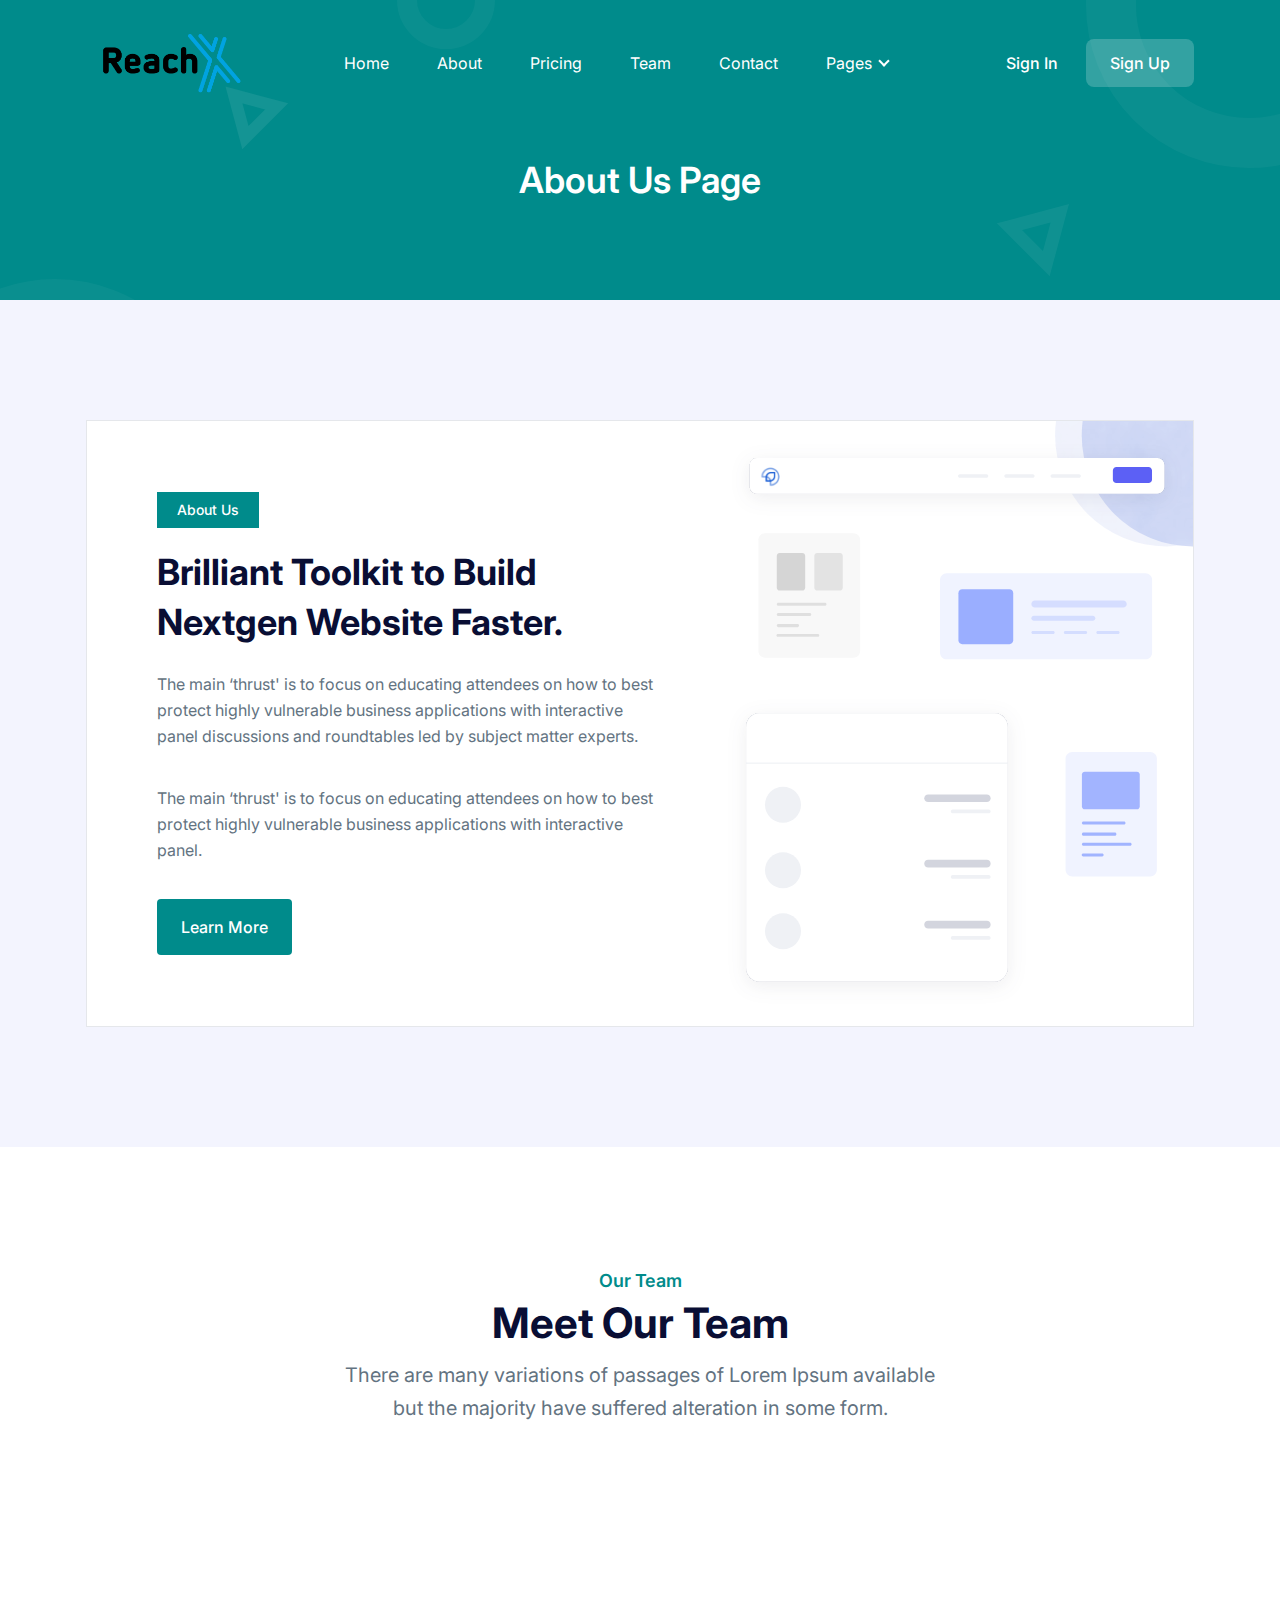
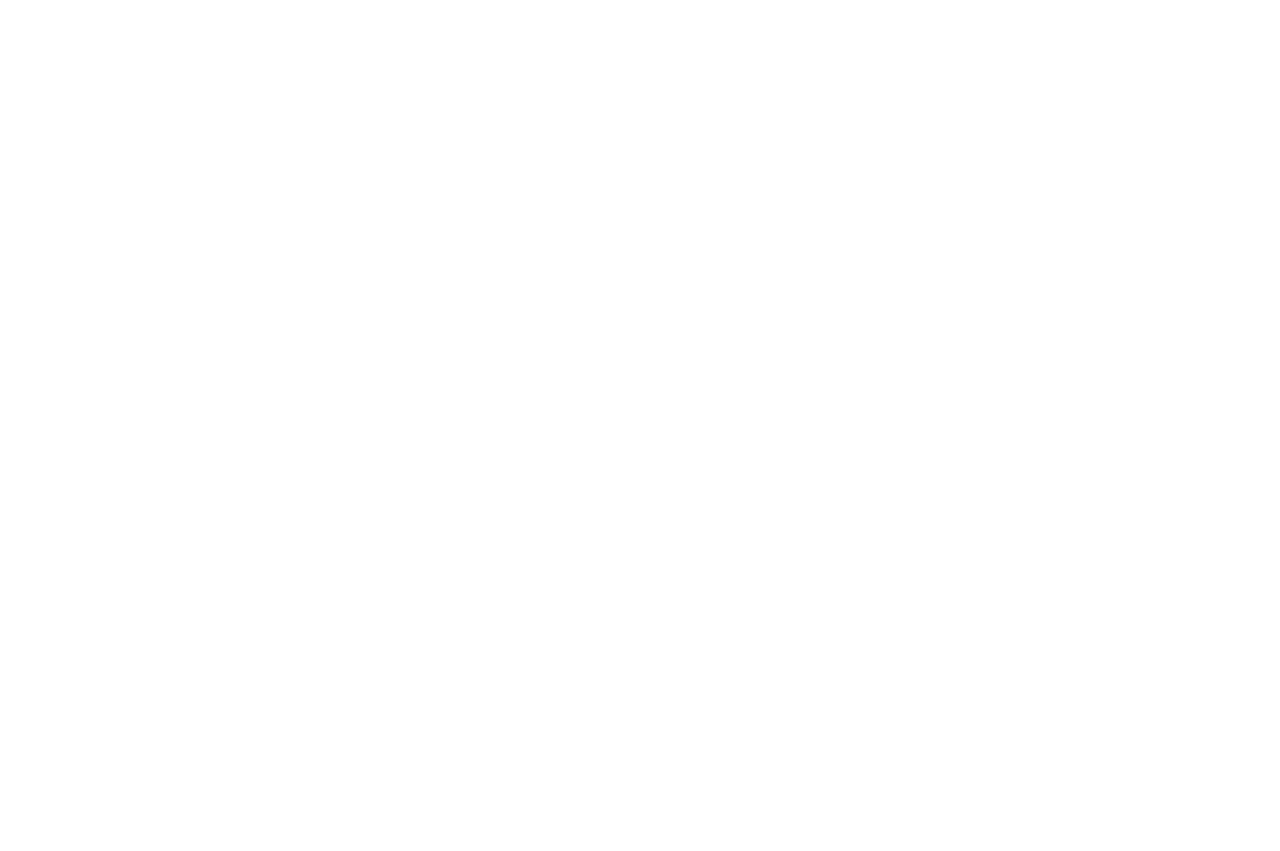
<file: about.html>
<!DOCTYPE html>
<html lang="en">
  <head>
    <meta charset="UTF-8" />
    <meta http-equiv="X-UA-Compatible" content="IE=edge" />
    <meta name="viewport" content="width=device-width, initial-scale=1.0" />
    <title>About | Play Tailwind</title>
    <link
      rel="shortcut icon"
      href="assets/images/favicon.png"
      type="image/x-icon"
    />
    <link rel="stylesheet" href="assets/css/animate.css" />
    <link rel="stylesheet" href="assets/css/tailwind.css" />

    <!-- ==== WOW JS ==== -->
    <script src="assets/js/wow.min.js"></script>
    <script>
      new WOW().init();
    </script>
  </head>
  <body>
    <!-- ====== Navbar Section Start -->
    <div
      class="ud-header absolute top-0 left-0 z-40 flex w-full items-center bg-transparent"
    >
      <div class="container">
        <div class="relative -mx-4 flex items-center justify-between">
          <div class="w-60 max-w-full px-4">
            <a href="index.html" class="navbar-logo block w-full py-5">
              <img
                src="assets/images/logo/logo-white.png"
                alt="logo"
                class="header-logo w-full"
              />
            </a>
          </div>
          <div class="flex w-full items-center justify-between px-4">
            <div>
              <button
                id="navbarToggler"
                class="absolute right-4 top-1/2 block -translate-y-1/2 rounded-lg px-3 py-[6px] ring-primary focus:ring-2 lg:hidden"
              >
                <span
                  class="relative my-[6px] block h-[2px] w-[30px] bg-white"
                ></span>
                <span
                  class="relative my-[6px] block h-[2px] w-[30px] bg-white"
                ></span>
                <span
                  class="relative my-[6px] block h-[2px] w-[30px] bg-white"
                ></span>
              </button>
              <nav
                id="navbarCollapse"
                class="absolute right-4 top-full hidden w-full max-w-[250px] rounded-lg bg-white py-5 shadow-lg lg:static lg:block lg:w-full lg:max-w-full lg:bg-transparent lg:py-0 lg:px-4 lg:shadow-none xl:px-6"
              >
                <ul class="blcok lg:flex">
                  <li class="group relative">
                    <a
                      href="#home"
                      class="ud-menu-scroll mx-8 flex py-2 text-base text-dark group-hover:text-primary lg:mr-0 lg:inline-flex lg:py-6 lg:px-0 lg:text-white lg:group-hover:text-white lg:group-hover:opacity-70"
                    >
                      Home
                    </a>
                  </li>
                  <li class="group relative">
                    <a
                      href="/#about"
                      class="ud-menu-scroll mx-8 flex py-2 text-base text-dark group-hover:text-primary lg:mr-0 lg:ml-7 lg:inline-flex lg:py-6 lg:px-0 lg:text-white lg:group-hover:text-white lg:group-hover:opacity-70 xl:ml-12"
                    >
                      About
                    </a>
                  </li>
                  <li class="group relative">
                    <a
                      href="/#pricing"
                      class="ud-menu-scroll mx-8 flex py-2 text-base text-dark group-hover:text-primary lg:mr-0 lg:ml-7 lg:inline-flex lg:py-6 lg:px-0 lg:text-white lg:group-hover:text-white lg:group-hover:opacity-70 xl:ml-12"
                    >
                      Pricing
                    </a>
                  </li>
                  <li class="group relative">
                    <a
                      href="/#team"
                      class="ud-menu-scroll mx-8 flex py-2 text-base text-dark group-hover:text-primary lg:mr-0 lg:ml-7 lg:inline-flex lg:py-6 lg:px-0 lg:text-white lg:group-hover:text-white lg:group-hover:opacity-70 xl:ml-12"
                    >
                      Team
                    </a>
                  </li>
                  <li class="group relative">
                    <a
                      href="/#contact"
                      class="ud-menu-scroll mx-8 flex py-2 text-base text-dark group-hover:text-primary lg:mr-0 lg:ml-7 lg:inline-flex lg:py-6 lg:px-0 lg:text-white lg:group-hover:text-white lg:group-hover:opacity-70 xl:ml-12"
                    >
                      Contact
                    </a>
                  </li>
                  <li class="submenu-item group relative">
                    <a
                      href="javascript:void(0)"
                      class="relative mx-8 flex py-2 text-base text-dark after:absolute after:right-1 after:top-1/2 after:mt-[-2px] after:h-2 after:w-2 after:-translate-y-1/2 after:rotate-45 after:border-b-2 after:border-r-2 after:border-current group-hover:text-primary lg:mr-0 lg:ml-8 lg:inline-flex lg:py-6 lg:pl-0 lg:pr-4 lg:text-white lg:after:right-0 lg:group-hover:text-white lg:group-hover:opacity-70 xl:ml-12"
                    >
                      Pages
                    </a>
                    <div
                      class="submenu relative top-full left-0 hidden w-[250px] rounded-sm bg-white p-4 transition-[top] duration-300 group-hover:opacity-100 lg:invisible lg:absolute lg:top-[110%] lg:block lg:opacity-0 lg:shadow-lg lg:group-hover:visible lg:group-hover:top-full"
                    >
                      <a
                        href="about.html"
                        class="block rounded py-[10px] px-4 text-sm text-body-color hover:text-primary"
                      >
                        About Page
                      </a>
                      <a
                        href="pricing.html"
                        class="block rounded py-[10px] px-4 text-sm text-body-color hover:text-primary"
                      >
                        Pricing Page
                      </a>
                      <a
                        href="contact.html"
                        class="block rounded py-[10px] px-4 text-sm text-body-color hover:text-primary"
                      >
                        Contact Page
                      </a>
                      <a
                        href="blog-grids.html"
                        class="block rounded py-[10px] px-4 text-sm text-body-color hover:text-primary"
                      >
                        Blog Grid Page
                      </a>
                      <a
                        href="blog-details.html"
                        class="block rounded py-[10px] px-4 text-sm text-body-color hover:text-primary"
                      >
                        Blog Details Page
                      </a>
                      <a
                        href="signup.html"
                        class="block rounded py-[10px] px-4 text-sm text-body-color hover:text-primary"
                      >
                        Sign Up Page
                      </a>
                      <a
                        href="signin.html"
                        class="block rounded py-[10px] px-4 text-sm text-body-color hover:text-primary"
                      >
                        Sign In Page
                      </a>
                      <a
                        href="404.html"
                        class="block rounded py-[10px] px-4 text-sm text-body-color hover:text-primary"
                      >
                        404 Page
                      </a>
                    </div>
                  </li>
                </ul>
              </nav>
            </div>
            <div class="hidden justify-end pr-16 sm:flex lg:pr-0">
              <a
                href="signin.html"
                class="loginBtn py-3 px-7 text-base font-medium text-white hover:opacity-70"
              >
                Sign In
              </a>
              <a
                href="signup.html"
                class="signUpBtn rounded-lg bg-white bg-opacity-20 py-3 px-6 text-base font-medium text-white duration-300 ease-in-out hover:bg-opacity-100 hover:text-dark"
              >
                Sign Up
              </a>
            </div>
          </div>
        </div>
      </div>
    </div>
    <!-- ====== Navbar Section End -->

    <!-- ====== Banner Section Start -->
    <div
      class="relative z-10 overflow-hidden bg-primary pt-[120px] pb-[100px] md:pt-[130px] lg:pt-[160px]"
    >
      <div class="container">
        <div class="-mx-4 flex flex-wrap items-center">
          <div class="w-full px-4">
            <div class="text-center">
              <h1 class="text-4xl font-semibold text-white">About Us Page</h1>
            </div>
          </div>
        </div>
      </div>
      <div>
        <span class="absolute top-0 left-0 z-[-1]">
          <svg
            width="495"
            height="470"
            viewBox="0 0 495 470"
            fill="none"
            xmlns="http://www.w3.org/2000/svg"
          >
            <circle
              cx="55"
              cy="442"
              r="138"
              stroke="white"
              stroke-opacity="0.04"
              stroke-width="50"
            />
            <circle
              cx="446"
              r="39"
              stroke="white"
              stroke-opacity="0.04"
              stroke-width="20"
            />
            <path
              d="M245.406 137.609L233.985 94.9852L276.609 106.406L245.406 137.609Z"
              stroke="white"
              stroke-opacity="0.08"
              stroke-width="12"
            />
          </svg>
        </span>
        <span class="absolute top-0 right-0 z-[-1]">
          <svg
            width="493"
            height="470"
            viewBox="0 0 493 470"
            fill="none"
            xmlns="http://www.w3.org/2000/svg"
          >
            <circle
              cx="462"
              cy="5"
              r="138"
              stroke="white"
              stroke-opacity="0.04"
              stroke-width="50"
            />
            <circle
              cx="49"
              cy="470"
              r="39"
              stroke="white"
              stroke-opacity="0.04"
              stroke-width="20"
            />
            <path
              d="M222.393 226.701L272.808 213.192L259.299 263.607L222.393 226.701Z"
              stroke="white"
              stroke-opacity="0.06"
              stroke-width="13"
            />
          </svg>
        </span>
      </div>
    </div>
    <!-- ====== Banner Section End -->

    <!-- ====== About Section Start -->
    <section
      id="about"
      class="bg-[#f3f4fe] pt-20 pb-20 lg:pt-[120px] lg:pb-[120px]"
    >
      <div class="container">
        <div class="wow fadeInUp bg-white" data-wow-delay=".2s">
          <div class="-mx-4 flex flex-wrap">
            <div class="w-full px-4">
              <div
                class="items-center justify-between overflow-hidden border lg:flex"
              >
                <div
                  class="w-full py-12 px-7 sm:px-12 md:p-16 lg:max-w-[565px] lg:py-9 lg:px-16 xl:max-w-[640px] xl:p-[70px]"
                >
                  <span
                    class="mb-5 inline-block bg-primary py-2 px-5 text-sm font-medium text-white"
                  >
                    About Us
                  </span>
                  <h2
                    class="mb-6 text-3xl font-bold text-dark sm:text-4xl sm:leading-snug 2xl:text-[40px]"
                  >
                    Brilliant Toolkit to Build Nextgen Website Faster.
                  </h2>
                  <p class="mb-9 text-base leading-relaxed text-body-color">
                    The main ‘thrust' is to focus on educating attendees on how
                    to best protect highly vulnerable business applications with
                    interactive panel discussions and roundtables led by subject
                    matter experts.
                  </p>
                  <p class="mb-9 text-base leading-relaxed text-body-color">
                    The main ‘thrust' is to focus on educating attendees on how
                    to best protect highly vulnerable business applications with
                    interactive panel.
                  </p>
                  <a
                    href="javascript:void(0)"
                    class="inline-flex items-center justify-center rounded bg-primary py-4 px-6 text-base font-medium text-white transition duration-300 ease-in-out hover:bg-opacity-90 hover:shadow-lg"
                  >
                    Learn More
                  </a>
                </div>
                <div class="text-center">
                  <div class="relative z-10 inline-block">
                    <img
                      src="assets/images/about/about-image.svg"
                      alt="image"
                      class="mx-auto lg:ml-auto"
                    />
                  </div>
                </div>
              </div>
            </div>
          </div>
        </div>
      </div>
    </section>
    <!-- ====== About Section End -->

    <!-- ====== Team Section Start -->
    <section id="team" class="pt-20 pb-10 lg:pt-[120px] lg:pb-20">
      <div class="container">
        <div class="-mx-4 flex flex-wrap">
          <div class="w-full px-4">
            <div class="mx-auto mb-[60px] max-w-[620px] text-center">
              <span class="mb-2 block text-lg font-semibold text-primary">
                Our Team
              </span>
              <h2
                class="mb-4 text-3xl font-bold text-dark sm:text-4xl md:text-[42px]"
              >
                Meet Our Team
              </h2>
              <p
                class="text-lg leading-relaxed text-body-color sm:text-xl sm:leading-relaxed"
              >
                There are many variations of passages of Lorem Ipsum available
                but the majority have suffered alteration in some form.
              </p>
            </div>
          </div>
        </div>

        <div class="-mx-4 flex flex-wrap justify-center">
          <div class="w-full px-4 sm:w-1/2 lg:w-1/4">
            <div class="wow fadeInUp mb-10" data-wow-delay=".1s">
              <div
                class="h-170px] relative z-10 mx-auto mb-6 w-[170px] rounded-full"
              >
                <img
                  src="assets/images/team/team-01.png"
                  alt="image"
                  class="w-full rounded-full"
                />
                <span class="absolute top-0 left-0 z-[-1]">
                  <svg
                    width="71"
                    height="82"
                    viewBox="0 0 71 82"
                    fill="none"
                    xmlns="http://www.w3.org/2000/svg"
                  >
                    <circle
                      cx="1.29337"
                      cy="80.7066"
                      r="1.29337"
                      transform="rotate(-90 1.29337 80.7066)"
                      fill="#3056D3"
                    />
                    <circle
                      cx="12.6747"
                      cy="80.7066"
                      r="1.29337"
                      transform="rotate(-90 12.6747 80.7066)"
                      fill="#3056D3"
                    />
                    <circle
                      cx="24.0575"
                      cy="80.7066"
                      r="1.29337"
                      transform="rotate(-90 24.0575 80.7066)"
                      fill="#3056D3"
                    />
                    <circle
                      cx="35.4379"
                      cy="80.7066"
                      r="1.29337"
                      transform="rotate(-90 35.4379 80.7066)"
                      fill="#3056D3"
                    />
                    <circle
                      cx="46.8197"
                      cy="80.7066"
                      r="1.29337"
                      transform="rotate(-90 46.8197 80.7066)"
                      fill="#3056D3"
                    />
                    <circle
                      cx="68.807"
                      cy="80.7066"
                      r="1.29337"
                      transform="rotate(-90 68.807 80.7066)"
                      fill="#3056D3"
                    />
                    <circle
                      cx="57.9443"
                      cy="80.7066"
                      r="1.29337"
                      transform="rotate(-90 57.9443 80.7066)"
                      fill="#3056D3"
                    />
                    <circle
                      cx="1.29337"
                      cy="69.3249"
                      r="1.29337"
                      transform="rotate(-90 1.29337 69.3249)"
                      fill="#3056D3"
                    />
                    <circle
                      cx="12.6747"
                      cy="69.3249"
                      r="1.29337"
                      transform="rotate(-90 12.6747 69.3249)"
                      fill="#3056D3"
                    />
                    <circle
                      cx="24.0575"
                      cy="69.3249"
                      r="1.29337"
                      transform="rotate(-90 24.0575 69.3249)"
                      fill="#3056D3"
                    />
                    <circle
                      cx="35.4379"
                      cy="69.3249"
                      r="1.29337"
                      transform="rotate(-90 35.4379 69.3249)"
                      fill="#3056D3"
                    />
                    <circle
                      cx="46.8197"
                      cy="69.325"
                      r="1.29337"
                      transform="rotate(-90 46.8197 69.325)"
                      fill="#3056D3"
                    />
                    <circle
                      cx="68.807"
                      cy="69.325"
                      r="1.29337"
                      transform="rotate(-90 68.807 69.325)"
                      fill="#3056D3"
                    />
                    <circle
                      cx="57.9433"
                      cy="69.325"
                      r="1.29337"
                      transform="rotate(-90 57.9433 69.325)"
                      fill="#3056D3"
                    />
                    <circle
                      cx="1.29337"
                      cy="57.9433"
                      r="1.29337"
                      transform="rotate(-90 1.29337 57.9433)"
                      fill="#3056D3"
                    />
                    <circle
                      cx="1.29337"
                      cy="24.0568"
                      r="1.29337"
                      transform="rotate(-90 1.29337 24.0568)"
                      fill="#3056D3"
                    />
                    <circle
                      cx="12.6747"
                      cy="57.9433"
                      r="1.29337"
                      transform="rotate(-90 12.6747 57.9433)"
                      fill="#3056D3"
                    />
                    <circle
                      cx="12.6747"
                      cy="24.0568"
                      r="1.29337"
                      transform="rotate(-90 12.6747 24.0568)"
                      fill="#3056D3"
                    />
                    <circle
                      cx="24.0575"
                      cy="57.9433"
                      r="1.29337"
                      transform="rotate(-90 24.0575 57.9433)"
                      fill="#3056D3"
                    />
                    <circle
                      cx="24.0575"
                      cy="24.0568"
                      r="1.29337"
                      transform="rotate(-90 24.0575 24.0568)"
                      fill="#3056D3"
                    />
                    <circle
                      cx="35.4379"
                      cy="57.9433"
                      r="1.29337"
                      transform="rotate(-90 35.4379 57.9433)"
                      fill="#3056D3"
                    />
                    <circle
                      cx="35.4379"
                      cy="24.0568"
                      r="1.29337"
                      transform="rotate(-90 35.4379 24.0568)"
                      fill="#3056D3"
                    />
                    <circle
                      cx="46.8197"
                      cy="57.9431"
                      r="1.29337"
                      transform="rotate(-90 46.8197 57.9431)"
                      fill="#3056D3"
                    />
                    <circle
                      cx="46.8197"
                      cy="24.0567"
                      r="1.29337"
                      transform="rotate(-90 46.8197 24.0567)"
                      fill="#3056D3"
                    />
                    <circle
                      cx="68.807"
                      cy="57.9431"
                      r="1.29337"
                      transform="rotate(-90 68.807 57.9431)"
                      fill="#3056D3"
                    />
                    <circle
                      cx="68.807"
                      cy="24.0567"
                      r="1.29337"
                      transform="rotate(-90 68.807 24.0567)"
                      fill="#3056D3"
                    />
                    <circle
                      cx="57.9433"
                      cy="57.9431"
                      r="1.29337"
                      transform="rotate(-90 57.9433 57.9431)"
                      fill="#3056D3"
                    />
                    <circle
                      cx="57.9443"
                      cy="24.0567"
                      r="1.29337"
                      transform="rotate(-90 57.9443 24.0567)"
                      fill="#3056D3"
                    />
                    <circle
                      cx="1.29337"
                      cy="46.5615"
                      r="1.29337"
                      transform="rotate(-90 1.29337 46.5615)"
                      fill="#3056D3"
                    />
                    <circle
                      cx="1.29337"
                      cy="12.6751"
                      r="1.29337"
                      transform="rotate(-90 1.29337 12.6751)"
                      fill="#3056D3"
                    />
                    <circle
                      cx="12.6747"
                      cy="46.5615"
                      r="1.29337"
                      transform="rotate(-90 12.6747 46.5615)"
                      fill="#3056D3"
                    />
                    <circle
                      cx="12.6747"
                      cy="12.6751"
                      r="1.29337"
                      transform="rotate(-90 12.6747 12.6751)"
                      fill="#3056D3"
                    />
                    <circle
                      cx="24.0575"
                      cy="46.5615"
                      r="1.29337"
                      transform="rotate(-90 24.0575 46.5615)"
                      fill="#3056D3"
                    />
                    <circle
                      cx="24.0575"
                      cy="12.6751"
                      r="1.29337"
                      transform="rotate(-90 24.0575 12.6751)"
                      fill="#3056D3"
                    />
                    <circle
                      cx="35.4379"
                      cy="46.5615"
                      r="1.29337"
                      transform="rotate(-90 35.4379 46.5615)"
                      fill="#3056D3"
                    />
                    <circle
                      cx="35.4379"
                      cy="12.6751"
                      r="1.29337"
                      transform="rotate(-90 35.4379 12.6751)"
                      fill="#3056D3"
                    />
                    <circle
                      cx="46.8197"
                      cy="46.5615"
                      r="1.29337"
                      transform="rotate(-90 46.8197 46.5615)"
                      fill="#3056D3"
                    />
                    <circle
                      cx="46.8197"
                      cy="12.6751"
                      r="1.29337"
                      transform="rotate(-90 46.8197 12.6751)"
                      fill="#3056D3"
                    />
                    <circle
                      cx="68.807"
                      cy="46.5615"
                      r="1.29337"
                      transform="rotate(-90 68.807 46.5615)"
                      fill="#3056D3"
                    />
                    <circle
                      cx="68.807"
                      cy="12.6751"
                      r="1.29337"
                      transform="rotate(-90 68.807 12.6751)"
                      fill="#3056D3"
                    />
                    <circle
                      cx="57.9433"
                      cy="46.5615"
                      r="1.29337"
                      transform="rotate(-90 57.9433 46.5615)"
                      fill="#3056D3"
                    />
                    <circle
                      cx="57.9443"
                      cy="12.6751"
                      r="1.29337"
                      transform="rotate(-90 57.9443 12.6751)"
                      fill="#3056D3"
                    />
                    <circle
                      cx="1.29337"
                      cy="35.1798"
                      r="1.29337"
                      transform="rotate(-90 1.29337 35.1798)"
                      fill="#3056D3"
                    />
                    <circle
                      cx="1.29337"
                      cy="1.2933"
                      r="1.29337"
                      transform="rotate(-90 1.29337 1.2933)"
                      fill="#3056D3"
                    />
                    <circle
                      cx="12.6747"
                      cy="35.1798"
                      r="1.29337"
                      transform="rotate(-90 12.6747 35.1798)"
                      fill="#3056D3"
                    />
                    <circle
                      cx="12.6747"
                      cy="1.2933"
                      r="1.29337"
                      transform="rotate(-90 12.6747 1.2933)"
                      fill="#3056D3"
                    />
                    <circle
                      cx="24.0575"
                      cy="35.1798"
                      r="1.29337"
                      transform="rotate(-90 24.0575 35.1798)"
                      fill="#3056D3"
                    />
                    <circle
                      cx="24.0575"
                      cy="1.29336"
                      r="1.29337"
                      transform="rotate(-90 24.0575 1.29336)"
                      fill="#3056D3"
                    />
                    <circle
                      cx="35.4379"
                      cy="35.1798"
                      r="1.29337"
                      transform="rotate(-90 35.4379 35.1798)"
                      fill="#3056D3"
                    />
                    <circle
                      cx="35.4379"
                      cy="1.29336"
                      r="1.29337"
                      transform="rotate(-90 35.4379 1.29336)"
                      fill="#3056D3"
                    />
                    <circle
                      cx="46.8197"
                      cy="35.18"
                      r="1.29337"
                      transform="rotate(-90 46.8197 35.18)"
                      fill="#3056D3"
                    />
                    <circle
                      cx="46.8197"
                      cy="1.29354"
                      r="1.29337"
                      transform="rotate(-90 46.8197 1.29354)"
                      fill="#3056D3"
                    />
                    <circle
                      cx="68.807"
                      cy="35.18"
                      r="1.29337"
                      transform="rotate(-90 68.807 35.18)"
                      fill="#3056D3"
                    />
                    <circle
                      cx="68.807"
                      cy="1.29354"
                      r="1.29337"
                      transform="rotate(-90 68.807 1.29354)"
                      fill="#3056D3"
                    />
                    <circle
                      cx="57.9443"
                      cy="35.18"
                      r="1.29337"
                      transform="rotate(-90 57.9443 35.18)"
                      fill="#3056D3"
                    />
                    <circle
                      cx="57.9443"
                      cy="1.29354"
                      r="1.29337"
                      transform="rotate(-90 57.9443 1.29354)"
                      fill="#3056D3"
                    />
                  </svg>
                </span>
                <span class="absolute right-0 bottom-0">
                  <svg
                    width="22"
                    height="22"
                    viewBox="0 0 22 22"
                    fill="none"
                    xmlns="http://www.w3.org/2000/svg"
                  >
                    <path
                      d="M21.5 21.5L0.505701 21.5C0.767606 10.023 10.023 0.767604 21.5 0.505697L21.5 21.5Z"
                      stroke="#13C296"
                    />
                  </svg>
                </span>
              </div>
              <div class="text-center">
                <h4 class="mb-2 text-lg font-medium text-dark">
                  Adveen Desuza
                </h4>
                <p class="mb-5 text-sm font-medium text-body-color">
                  UI Designer
                </p>
                <div class="flex items-center justify-center">
                  <a
                    href="javascript:void(0)"
                    class="mx-2 flex h-8 w-8 items-center justify-center text-[#cdced6] hover:text-primary"
                  >
                    <svg
                      width="10"
                      height="18"
                      viewBox="0 0 10 18"
                      class="fill-current"
                    >
                      <path
                        d="M9.29878 7.2H7.74898H7.19548V6.61935V4.81936V4.23871H7.74898H8.91133C9.21575 4.23871 9.46483 4.00645 9.46483 3.65806V0.580645C9.46483 0.26129 9.24343 0 8.91133 0H6.89106C4.70474 0 3.18262 1.62581 3.18262 4.03548V6.56129V7.14194H2.62912H0.747223C0.359774 7.14194 0 7.46129 0 7.92581V10.0161C0 10.4226 0.304424 10.8 0.747223 10.8H2.57377H3.12727V11.3806V17.2161C3.12727 17.6226 3.43169 18 3.87449 18H6.47593C6.64198 18 6.78036 17.9129 6.89106 17.7968C7.00176 17.6806 7.08478 17.4774 7.08478 17.3032V11.4097V10.829H7.66596H8.91133C9.2711 10.829 9.54785 10.5968 9.6032 10.2484V10.2194V10.1903L9.99065 8.1871C10.0183 7.98387 9.99065 7.75161 9.8246 7.51935C9.76925 7.37419 9.52018 7.22903 9.29878 7.2Z"
                      />
                    </svg>
                  </a>
                  <a
                    href="javascript:void(0)"
                    class="mx-2 flex h-8 w-8 items-center justify-center text-[#cdced6] hover:text-primary"
                  >
                    <svg
                      width="18"
                      height="14"
                      viewBox="0 0 18 14"
                      class="fill-current"
                    >
                      <path
                        d="M15.9968 2.41096L17.1 1.09589C17.4194 0.739726 17.5065 0.465753 17.5355 0.328767C16.6645 0.821918 15.8516 0.986301 15.329 0.986301H15.1258L15.0097 0.876712C14.3129 0.30137 13.4419 0 12.5129 0C10.4806 0 8.88387 1.58904 8.88387 3.42466C8.88387 3.53425 8.88387 3.69863 8.9129 3.80822L9 4.35616L8.39032 4.32877C4.67419 4.21918 1.62581 1.20548 1.13226 0.684932C0.319355 2.05479 0.783871 3.36986 1.27742 4.19178L2.26452 5.72603L0.696774 4.90411C0.725806 6.05479 1.19032 6.9589 2.09032 7.61644L2.87419 8.16438L2.09032 8.46575C2.58387 9.86301 3.6871 10.4384 4.5 10.6575L5.57419 10.9315L4.55806 11.589C2.93226 12.6849 0.9 12.6027 0 12.5205C1.82903 13.726 4.00645 14 5.51613 14C6.64839 14 7.49032 13.8904 7.69355 13.8082C15.8226 12 16.2 5.15068 16.2 3.78082V3.58904L16.3742 3.47945C17.3613 2.60274 17.7677 2.13699 18 1.86301C17.9129 1.89041 17.7968 1.94521 17.6806 1.9726L15.9968 2.41096Z"
                      />
                    </svg>
                  </a>
                  <a
                    href="javascript:void(0)"
                    class="mx-2 flex h-8 w-8 items-center justify-center text-[#cdced6] hover:text-primary"
                  >
                    <svg
                      width="18"
                      height="18"
                      viewBox="0 0 18 18"
                      class="fill-current"
                    >
                      <path
                        d="M8.90245 12.1939C10.7363 12.1939 12.2229 10.7073 12.2229 8.87352C12.2229 7.0397 10.7363 5.5531 8.90245 5.5531C7.06863 5.5531 5.58203 7.0397 5.58203 8.87352C5.58203 10.7073 7.06863 12.1939 8.90245 12.1939Z"
                      />
                      <path
                        d="M12.5088 0H5.23824C2.34719 0 0 2.34719 0 5.23824V12.4516C0 15.3999 2.34719 17.7471 5.23824 17.7471H12.4516C15.3999 17.7471 17.7471 15.3999 17.7471 12.5088V5.23824C17.7471 2.34719 15.3999 0 12.5088 0ZM8.90215 13.2244C6.46909 13.2244 4.55126 11.2493 4.55126 8.87353C4.55126 6.49771 6.49771 4.52264 8.90215 4.52264C11.278 4.52264 13.2244 6.49771 13.2244 8.87353C13.2244 11.2493 11.3066 13.2244 8.90215 13.2244ZM14.9133 4.92338C14.627 5.23824 14.1976 5.40999 13.711 5.40999C13.2817 5.40999 12.8523 5.23824 12.5088 4.92338C12.1939 4.60851 12.0222 4.20777 12.0222 3.72116C12.0222 3.23454 12.1939 2.86243 12.5088 2.51894C12.8237 2.17545 13.2244 2.0037 13.711 2.0037C14.1404 2.0037 14.5984 2.17545 14.9133 2.49031C15.1995 2.86243 15.3999 3.29179 15.3999 3.74978C15.3712 4.20777 15.1995 4.60851 14.9133 4.92338Z"
                      />
                      <path
                        d="M13.7397 3.03418C13.3676 3.03418 13.0527 3.34905 13.0527 3.72116C13.0527 4.09328 13.3676 4.40815 13.7397 4.40815C14.1118 4.40815 14.4267 4.09328 14.4267 3.72116C14.4267 3.34905 14.1405 3.03418 13.7397 3.03418Z"
                      />
                    </svg>
                  </a>
                </div>
              </div>
            </div>
          </div>
          <div class="w-full px-4 sm:w-1/2 lg:w-1/4">
            <div class="wow fadeInUp mb-10" data-wow-delay=".15s">
              <div
                class="h-170px] relative z-10 mx-auto mb-6 w-[170px] rounded-full"
              >
                <img
                  src="assets/images/team/team-02.png"
                  alt="image"
                  class="w-full rounded-full"
                />
                <span class="absolute top-0 left-0 z-[-1]">
                  <svg
                    width="71"
                    height="82"
                    viewBox="0 0 71 82"
                    fill="none"
                    xmlns="http://www.w3.org/2000/svg"
                  >
                    <circle
                      cx="1.29337"
                      cy="80.7066"
                      r="1.29337"
                      transform="rotate(-90 1.29337 80.7066)"
                      fill="#3056D3"
                    />
                    <circle
                      cx="12.6747"
                      cy="80.7066"
                      r="1.29337"
                      transform="rotate(-90 12.6747 80.7066)"
                      fill="#3056D3"
                    />
                    <circle
                      cx="24.0575"
                      cy="80.7066"
                      r="1.29337"
                      transform="rotate(-90 24.0575 80.7066)"
                      fill="#3056D3"
                    />
                    <circle
                      cx="35.4379"
                      cy="80.7066"
                      r="1.29337"
                      transform="rotate(-90 35.4379 80.7066)"
                      fill="#3056D3"
                    />
                    <circle
                      cx="46.8197"
                      cy="80.7066"
                      r="1.29337"
                      transform="rotate(-90 46.8197 80.7066)"
                      fill="#3056D3"
                    />
                    <circle
                      cx="68.807"
                      cy="80.7066"
                      r="1.29337"
                      transform="rotate(-90 68.807 80.7066)"
                      fill="#3056D3"
                    />
                    <circle
                      cx="57.9443"
                      cy="80.7066"
                      r="1.29337"
                      transform="rotate(-90 57.9443 80.7066)"
                      fill="#3056D3"
                    />
                    <circle
                      cx="1.29337"
                      cy="69.3249"
                      r="1.29337"
                      transform="rotate(-90 1.29337 69.3249)"
                      fill="#3056D3"
                    />
                    <circle
                      cx="12.6747"
                      cy="69.3249"
                      r="1.29337"
                      transform="rotate(-90 12.6747 69.3249)"
                      fill="#3056D3"
                    />
                    <circle
                      cx="24.0575"
                      cy="69.3249"
                      r="1.29337"
                      transform="rotate(-90 24.0575 69.3249)"
                      fill="#3056D3"
                    />
                    <circle
                      cx="35.4379"
                      cy="69.3249"
                      r="1.29337"
                      transform="rotate(-90 35.4379 69.3249)"
                      fill="#3056D3"
                    />
                    <circle
                      cx="46.8197"
                      cy="69.325"
                      r="1.29337"
                      transform="rotate(-90 46.8197 69.325)"
                      fill="#3056D3"
                    />
                    <circle
                      cx="68.807"
                      cy="69.325"
                      r="1.29337"
                      transform="rotate(-90 68.807 69.325)"
                      fill="#3056D3"
                    />
                    <circle
                      cx="57.9433"
                      cy="69.325"
                      r="1.29337"
                      transform="rotate(-90 57.9433 69.325)"
                      fill="#3056D3"
                    />
                    <circle
                      cx="1.29337"
                      cy="57.9433"
                      r="1.29337"
                      transform="rotate(-90 1.29337 57.9433)"
                      fill="#3056D3"
                    />
                    <circle
                      cx="1.29337"
                      cy="24.0568"
                      r="1.29337"
                      transform="rotate(-90 1.29337 24.0568)"
                      fill="#3056D3"
                    />
                    <circle
                      cx="12.6747"
                      cy="57.9433"
                      r="1.29337"
                      transform="rotate(-90 12.6747 57.9433)"
                      fill="#3056D3"
                    />
                    <circle
                      cx="12.6747"
                      cy="24.0568"
                      r="1.29337"
                      transform="rotate(-90 12.6747 24.0568)"
                      fill="#3056D3"
                    />
                    <circle
                      cx="24.0575"
                      cy="57.9433"
                      r="1.29337"
                      transform="rotate(-90 24.0575 57.9433)"
                      fill="#3056D3"
                    />
                    <circle
                      cx="24.0575"
                      cy="24.0568"
                      r="1.29337"
                      transform="rotate(-90 24.0575 24.0568)"
                      fill="#3056D3"
                    />
                    <circle
                      cx="35.4379"
                      cy="57.9433"
                      r="1.29337"
                      transform="rotate(-90 35.4379 57.9433)"
                      fill="#3056D3"
                    />
                    <circle
                      cx="35.4379"
                      cy="24.0568"
                      r="1.29337"
                      transform="rotate(-90 35.4379 24.0568)"
                      fill="#3056D3"
                    />
                    <circle
                      cx="46.8197"
                      cy="57.9431"
                      r="1.29337"
                      transform="rotate(-90 46.8197 57.9431)"
                      fill="#3056D3"
                    />
                    <circle
                      cx="46.8197"
                      cy="24.0567"
                      r="1.29337"
                      transform="rotate(-90 46.8197 24.0567)"
                      fill="#3056D3"
                    />
                    <circle
                      cx="68.807"
                      cy="57.9431"
                      r="1.29337"
                      transform="rotate(-90 68.807 57.9431)"
                      fill="#3056D3"
                    />
                    <circle
                      cx="68.807"
                      cy="24.0567"
                      r="1.29337"
                      transform="rotate(-90 68.807 24.0567)"
                      fill="#3056D3"
                    />
                    <circle
                      cx="57.9433"
                      cy="57.9431"
                      r="1.29337"
                      transform="rotate(-90 57.9433 57.9431)"
                      fill="#3056D3"
                    />
                    <circle
                      cx="57.9443"
                      cy="24.0567"
                      r="1.29337"
                      transform="rotate(-90 57.9443 24.0567)"
                      fill="#3056D3"
                    />
                    <circle
                      cx="1.29337"
                      cy="46.5615"
                      r="1.29337"
                      transform="rotate(-90 1.29337 46.5615)"
                      fill="#3056D3"
                    />
                    <circle
                      cx="1.29337"
                      cy="12.6751"
                      r="1.29337"
                      transform="rotate(-90 1.29337 12.6751)"
                      fill="#3056D3"
                    />
                    <circle
                      cx="12.6747"
                      cy="46.5615"
                      r="1.29337"
                      transform="rotate(-90 12.6747 46.5615)"
                      fill="#3056D3"
                    />
                    <circle
                      cx="12.6747"
                      cy="12.6751"
                      r="1.29337"
                      transform="rotate(-90 12.6747 12.6751)"
                      fill="#3056D3"
                    />
                    <circle
                      cx="24.0575"
                      cy="46.5615"
                      r="1.29337"
                      transform="rotate(-90 24.0575 46.5615)"
                      fill="#3056D3"
                    />
                    <circle
                      cx="24.0575"
                      cy="12.6751"
                      r="1.29337"
                      transform="rotate(-90 24.0575 12.6751)"
                      fill="#3056D3"
                    />
                    <circle
                      cx="35.4379"
                      cy="46.5615"
                      r="1.29337"
                      transform="rotate(-90 35.4379 46.5615)"
                      fill="#3056D3"
                    />
                    <circle
                      cx="35.4379"
                      cy="12.6751"
                      r="1.29337"
                      transform="rotate(-90 35.4379 12.6751)"
                      fill="#3056D3"
                    />
                    <circle
                      cx="46.8197"
                      cy="46.5615"
                      r="1.29337"
                      transform="rotate(-90 46.8197 46.5615)"
                      fill="#3056D3"
                    />
                    <circle
                      cx="46.8197"
                      cy="12.6751"
                      r="1.29337"
                      transform="rotate(-90 46.8197 12.6751)"
                      fill="#3056D3"
                    />
                    <circle
                      cx="68.807"
                      cy="46.5615"
                      r="1.29337"
                      transform="rotate(-90 68.807 46.5615)"
                      fill="#3056D3"
                    />
                    <circle
                      cx="68.807"
                      cy="12.6751"
                      r="1.29337"
                      transform="rotate(-90 68.807 12.6751)"
                      fill="#3056D3"
                    />
                    <circle
                      cx="57.9433"
                      cy="46.5615"
                      r="1.29337"
                      transform="rotate(-90 57.9433 46.5615)"
                      fill="#3056D3"
                    />
                    <circle
                      cx="57.9443"
                      cy="12.6751"
                      r="1.29337"
                      transform="rotate(-90 57.9443 12.6751)"
                      fill="#3056D3"
                    />
                    <circle
                      cx="1.29337"
                      cy="35.1798"
                      r="1.29337"
                      transform="rotate(-90 1.29337 35.1798)"
                      fill="#3056D3"
                    />
                    <circle
                      cx="1.29337"
                      cy="1.2933"
                      r="1.29337"
                      transform="rotate(-90 1.29337 1.2933)"
                      fill="#3056D3"
                    />
                    <circle
                      cx="12.6747"
                      cy="35.1798"
                      r="1.29337"
                      transform="rotate(-90 12.6747 35.1798)"
                      fill="#3056D3"
                    />
                    <circle
                      cx="12.6747"
                      cy="1.2933"
                      r="1.29337"
                      transform="rotate(-90 12.6747 1.2933)"
                      fill="#3056D3"
                    />
                    <circle
                      cx="24.0575"
                      cy="35.1798"
                      r="1.29337"
                      transform="rotate(-90 24.0575 35.1798)"
                      fill="#3056D3"
                    />
                    <circle
                      cx="24.0575"
                      cy="1.29336"
                      r="1.29337"
                      transform="rotate(-90 24.0575 1.29336)"
                      fill="#3056D3"
                    />
                    <circle
                      cx="35.4379"
                      cy="35.1798"
                      r="1.29337"
                      transform="rotate(-90 35.4379 35.1798)"
                      fill="#3056D3"
                    />
                    <circle
                      cx="35.4379"
                      cy="1.29336"
                      r="1.29337"
                      transform="rotate(-90 35.4379 1.29336)"
                      fill="#3056D3"
                    />
                    <circle
                      cx="46.8197"
                      cy="35.18"
                      r="1.29337"
                      transform="rotate(-90 46.8197 35.18)"
                      fill="#3056D3"
                    />
                    <circle
                      cx="46.8197"
                      cy="1.29354"
                      r="1.29337"
                      transform="rotate(-90 46.8197 1.29354)"
                      fill="#3056D3"
                    />
                    <circle
                      cx="68.807"
                      cy="35.18"
                      r="1.29337"
                      transform="rotate(-90 68.807 35.18)"
                      fill="#3056D3"
                    />
                    <circle
                      cx="68.807"
                      cy="1.29354"
                      r="1.29337"
                      transform="rotate(-90 68.807 1.29354)"
                      fill="#3056D3"
                    />
                    <circle
                      cx="57.9443"
                      cy="35.18"
                      r="1.29337"
                      transform="rotate(-90 57.9443 35.18)"
                      fill="#3056D3"
                    />
                    <circle
                      cx="57.9443"
                      cy="1.29354"
                      r="1.29337"
                      transform="rotate(-90 57.9443 1.29354)"
                      fill="#3056D3"
                    />
                  </svg>
                </span>
                <span class="absolute right-0 bottom-0">
                  <svg
                    width="22"
                    height="22"
                    viewBox="0 0 22 22"
                    fill="none"
                    xmlns="http://www.w3.org/2000/svg"
                  >
                    <path
                      d="M21.5 21.5L0.505701 21.5C0.767606 10.023 10.023 0.767604 21.5 0.505697L21.5 21.5Z"
                      stroke="#13C296"
                    />
                  </svg>
                </span>
              </div>
              <div class="text-center">
                <h4 class="mb-2 text-lg font-medium text-dark">Jezmin uniya</h4>
                <p class="mb-5 text-sm font-medium text-body-color">
                  Product Designer
                </p>
                <div class="flex items-center justify-center">
                  <a
                    href="javascript:void(0)"
                    class="mx-2 flex h-8 w-8 items-center justify-center text-[#cdced6] hover:text-primary"
                  >
                    <svg
                      width="10"
                      height="18"
                      viewBox="0 0 10 18"
                      class="fill-current"
                    >
                      <path
                        d="M9.29878 7.2H7.74898H7.19548V6.61935V4.81936V4.23871H7.74898H8.91133C9.21575 4.23871 9.46483 4.00645 9.46483 3.65806V0.580645C9.46483 0.26129 9.24343 0 8.91133 0H6.89106C4.70474 0 3.18262 1.62581 3.18262 4.03548V6.56129V7.14194H2.62912H0.747223C0.359774 7.14194 0 7.46129 0 7.92581V10.0161C0 10.4226 0.304424 10.8 0.747223 10.8H2.57377H3.12727V11.3806V17.2161C3.12727 17.6226 3.43169 18 3.87449 18H6.47593C6.64198 18 6.78036 17.9129 6.89106 17.7968C7.00176 17.6806 7.08478 17.4774 7.08478 17.3032V11.4097V10.829H7.66596H8.91133C9.2711 10.829 9.54785 10.5968 9.6032 10.2484V10.2194V10.1903L9.99065 8.1871C10.0183 7.98387 9.99065 7.75161 9.8246 7.51935C9.76925 7.37419 9.52018 7.22903 9.29878 7.2Z"
                      />
                    </svg>
                  </a>
                  <a
                    href="javascript:void(0)"
                    class="mx-2 flex h-8 w-8 items-center justify-center text-[#cdced6] hover:text-primary"
                  >
                    <svg
                      width="18"
                      height="14"
                      viewBox="0 0 18 14"
                      class="fill-current"
                    >
                      <path
                        d="M15.9968 2.41096L17.1 1.09589C17.4194 0.739726 17.5065 0.465753 17.5355 0.328767C16.6645 0.821918 15.8516 0.986301 15.329 0.986301H15.1258L15.0097 0.876712C14.3129 0.30137 13.4419 0 12.5129 0C10.4806 0 8.88387 1.58904 8.88387 3.42466C8.88387 3.53425 8.88387 3.69863 8.9129 3.80822L9 4.35616L8.39032 4.32877C4.67419 4.21918 1.62581 1.20548 1.13226 0.684932C0.319355 2.05479 0.783871 3.36986 1.27742 4.19178L2.26452 5.72603L0.696774 4.90411C0.725806 6.05479 1.19032 6.9589 2.09032 7.61644L2.87419 8.16438L2.09032 8.46575C2.58387 9.86301 3.6871 10.4384 4.5 10.6575L5.57419 10.9315L4.55806 11.589C2.93226 12.6849 0.9 12.6027 0 12.5205C1.82903 13.726 4.00645 14 5.51613 14C6.64839 14 7.49032 13.8904 7.69355 13.8082C15.8226 12 16.2 5.15068 16.2 3.78082V3.58904L16.3742 3.47945C17.3613 2.60274 17.7677 2.13699 18 1.86301C17.9129 1.89041 17.7968 1.94521 17.6806 1.9726L15.9968 2.41096Z"
                      />
                    </svg>
                  </a>
                  <a
                    href="javascript:void(0)"
                    class="mx-2 flex h-8 w-8 items-center justify-center text-[#cdced6] hover:text-primary"
                  >
                    <svg
                      width="18"
                      height="18"
                      viewBox="0 0 18 18"
                      class="fill-current"
                    >
                      <path
                        d="M8.90245 12.1939C10.7363 12.1939 12.2229 10.7073 12.2229 8.87352C12.2229 7.0397 10.7363 5.5531 8.90245 5.5531C7.06863 5.5531 5.58203 7.0397 5.58203 8.87352C5.58203 10.7073 7.06863 12.1939 8.90245 12.1939Z"
                      />
                      <path
                        d="M12.5088 0H5.23824C2.34719 0 0 2.34719 0 5.23824V12.4516C0 15.3999 2.34719 17.7471 5.23824 17.7471H12.4516C15.3999 17.7471 17.7471 15.3999 17.7471 12.5088V5.23824C17.7471 2.34719 15.3999 0 12.5088 0ZM8.90215 13.2244C6.46909 13.2244 4.55126 11.2493 4.55126 8.87353C4.55126 6.49771 6.49771 4.52264 8.90215 4.52264C11.278 4.52264 13.2244 6.49771 13.2244 8.87353C13.2244 11.2493 11.3066 13.2244 8.90215 13.2244ZM14.9133 4.92338C14.627 5.23824 14.1976 5.40999 13.711 5.40999C13.2817 5.40999 12.8523 5.23824 12.5088 4.92338C12.1939 4.60851 12.0222 4.20777 12.0222 3.72116C12.0222 3.23454 12.1939 2.86243 12.5088 2.51894C12.8237 2.17545 13.2244 2.0037 13.711 2.0037C14.1404 2.0037 14.5984 2.17545 14.9133 2.49031C15.1995 2.86243 15.3999 3.29179 15.3999 3.74978C15.3712 4.20777 15.1995 4.60851 14.9133 4.92338Z"
                      />
                      <path
                        d="M13.7397 3.03418C13.3676 3.03418 13.0527 3.34905 13.0527 3.72116C13.0527 4.09328 13.3676 4.40815 13.7397 4.40815C14.1118 4.40815 14.4267 4.09328 14.4267 3.72116C14.4267 3.34905 14.1405 3.03418 13.7397 3.03418Z"
                      />
                    </svg>
                  </a>
                </div>
              </div>
            </div>
          </div>
          <div class="w-full px-4 sm:w-1/2 lg:w-1/4">
            <div class="wow fadeInUp mb-10" data-wow-delay=".2s">
              <div
                class="h-170px] relative z-10 mx-auto mb-6 w-[170px] rounded-full"
              >
                <img
                  src="assets/images/team/team-03.png"
                  alt="image"
                  class="w-full rounded-full"
                />
                <span class="absolute top-0 left-0 z-[-1]">
                  <svg
                    width="71"
                    height="82"
                    viewBox="0 0 71 82"
                    fill="none"
                    xmlns="http://www.w3.org/2000/svg"
                  >
                    <circle
                      cx="1.29337"
                      cy="80.7066"
                      r="1.29337"
                      transform="rotate(-90 1.29337 80.7066)"
                      fill="#3056D3"
                    />
                    <circle
                      cx="12.6747"
                      cy="80.7066"
                      r="1.29337"
                      transform="rotate(-90 12.6747 80.7066)"
                      fill="#3056D3"
                    />
                    <circle
                      cx="24.0575"
                      cy="80.7066"
                      r="1.29337"
                      transform="rotate(-90 24.0575 80.7066)"
                      fill="#3056D3"
                    />
                    <circle
                      cx="35.4379"
                      cy="80.7066"
                      r="1.29337"
                      transform="rotate(-90 35.4379 80.7066)"
                      fill="#3056D3"
                    />
                    <circle
                      cx="46.8197"
                      cy="80.7066"
                      r="1.29337"
                      transform="rotate(-90 46.8197 80.7066)"
                      fill="#3056D3"
                    />
                    <circle
                      cx="68.807"
                      cy="80.7066"
                      r="1.29337"
                      transform="rotate(-90 68.807 80.7066)"
                      fill="#3056D3"
                    />
                    <circle
                      cx="57.9443"
                      cy="80.7066"
                      r="1.29337"
                      transform="rotate(-90 57.9443 80.7066)"
                      fill="#3056D3"
                    />
                    <circle
                      cx="1.29337"
                      cy="69.3249"
                      r="1.29337"
                      transform="rotate(-90 1.29337 69.3249)"
                      fill="#3056D3"
                    />
                    <circle
                      cx="12.6747"
                      cy="69.3249"
                      r="1.29337"
                      transform="rotate(-90 12.6747 69.3249)"
                      fill="#3056D3"
                    />
                    <circle
                      cx="24.0575"
                      cy="69.3249"
                      r="1.29337"
                      transform="rotate(-90 24.0575 69.3249)"
                      fill="#3056D3"
                    />
                    <circle
                      cx="35.4379"
                      cy="69.3249"
                      r="1.29337"
                      transform="rotate(-90 35.4379 69.3249)"
                      fill="#3056D3"
                    />
                    <circle
                      cx="46.8197"
                      cy="69.325"
                      r="1.29337"
                      transform="rotate(-90 46.8197 69.325)"
                      fill="#3056D3"
                    />
                    <circle
                      cx="68.807"
                      cy="69.325"
                      r="1.29337"
                      transform="rotate(-90 68.807 69.325)"
                      fill="#3056D3"
                    />
                    <circle
                      cx="57.9433"
                      cy="69.325"
                      r="1.29337"
                      transform="rotate(-90 57.9433 69.325)"
                      fill="#3056D3"
                    />
                    <circle
                      cx="1.29337"
                      cy="57.9433"
                      r="1.29337"
                      transform="rotate(-90 1.29337 57.9433)"
                      fill="#3056D3"
                    />
                    <circle
                      cx="1.29337"
                      cy="24.0568"
                      r="1.29337"
                      transform="rotate(-90 1.29337 24.0568)"
                      fill="#3056D3"
                    />
                    <circle
                      cx="12.6747"
                      cy="57.9433"
                      r="1.29337"
                      transform="rotate(-90 12.6747 57.9433)"
                      fill="#3056D3"
                    />
                    <circle
                      cx="12.6747"
                      cy="24.0568"
                      r="1.29337"
                      transform="rotate(-90 12.6747 24.0568)"
                      fill="#3056D3"
                    />
                    <circle
                      cx="24.0575"
                      cy="57.9433"
                      r="1.29337"
                      transform="rotate(-90 24.0575 57.9433)"
                      fill="#3056D3"
                    />
                    <circle
                      cx="24.0575"
                      cy="24.0568"
                      r="1.29337"
                      transform="rotate(-90 24.0575 24.0568)"
                      fill="#3056D3"
                    />
                    <circle
                      cx="35.4379"
                      cy="57.9433"
                      r="1.29337"
                      transform="rotate(-90 35.4379 57.9433)"
                      fill="#3056D3"
                    />
                    <circle
                      cx="35.4379"
                      cy="24.0568"
                      r="1.29337"
                      transform="rotate(-90 35.4379 24.0568)"
                      fill="#3056D3"
                    />
                    <circle
                      cx="46.8197"
                      cy="57.9431"
                      r="1.29337"
                      transform="rotate(-90 46.8197 57.9431)"
                      fill="#3056D3"
                    />
                    <circle
                      cx="46.8197"
                      cy="24.0567"
                      r="1.29337"
                      transform="rotate(-90 46.8197 24.0567)"
                      fill="#3056D3"
                    />
                    <circle
                      cx="68.807"
                      cy="57.9431"
                      r="1.29337"
                      transform="rotate(-90 68.807 57.9431)"
                      fill="#3056D3"
                    />
                    <circle
                      cx="68.807"
                      cy="24.0567"
                      r="1.29337"
                      transform="rotate(-90 68.807 24.0567)"
                      fill="#3056D3"
                    />
                    <circle
                      cx="57.9433"
                      cy="57.9431"
                      r="1.29337"
                      transform="rotate(-90 57.9433 57.9431)"
                      fill="#3056D3"
                    />
                    <circle
                      cx="57.9443"
                      cy="24.0567"
                      r="1.29337"
                      transform="rotate(-90 57.9443 24.0567)"
                      fill="#3056D3"
                    />
                    <circle
                      cx="1.29337"
                      cy="46.5615"
                      r="1.29337"
                      transform="rotate(-90 1.29337 46.5615)"
                      fill="#3056D3"
                    />
                    <circle
                      cx="1.29337"
                      cy="12.6751"
                      r="1.29337"
                      transform="rotate(-90 1.29337 12.6751)"
                      fill="#3056D3"
                    />
                    <circle
                      cx="12.6747"
                      cy="46.5615"
                      r="1.29337"
                      transform="rotate(-90 12.6747 46.5615)"
                      fill="#3056D3"
                    />
                    <circle
                      cx="12.6747"
                      cy="12.6751"
                      r="1.29337"
                      transform="rotate(-90 12.6747 12.6751)"
                      fill="#3056D3"
                    />
                    <circle
                      cx="24.0575"
                      cy="46.5615"
                      r="1.29337"
                      transform="rotate(-90 24.0575 46.5615)"
                      fill="#3056D3"
                    />
                    <circle
                      cx="24.0575"
                      cy="12.6751"
                      r="1.29337"
                      transform="rotate(-90 24.0575 12.6751)"
                      fill="#3056D3"
                    />
                    <circle
                      cx="35.4379"
                      cy="46.5615"
                      r="1.29337"
                      transform="rotate(-90 35.4379 46.5615)"
                      fill="#3056D3"
                    />
                    <circle
                      cx="35.4379"
                      cy="12.6751"
                      r="1.29337"
                      transform="rotate(-90 35.4379 12.6751)"
                      fill="#3056D3"
                    />
                    <circle
                      cx="46.8197"
                      cy="46.5615"
                      r="1.29337"
                      transform="rotate(-90 46.8197 46.5615)"
                      fill="#3056D3"
                    />
                    <circle
                      cx="46.8197"
                      cy="12.6751"
                      r="1.29337"
                      transform="rotate(-90 46.8197 12.6751)"
                      fill="#3056D3"
                    />
                    <circle
                      cx="68.807"
                      cy="46.5615"
                      r="1.29337"
                      transform="rotate(-90 68.807 46.5615)"
                      fill="#3056D3"
                    />
                    <circle
                      cx="68.807"
                      cy="12.6751"
                      r="1.29337"
                      transform="rotate(-90 68.807 12.6751)"
                      fill="#3056D3"
                    />
                    <circle
                      cx="57.9433"
                      cy="46.5615"
                      r="1.29337"
                      transform="rotate(-90 57.9433 46.5615)"
                      fill="#3056D3"
                    />
                    <circle
                      cx="57.9443"
                      cy="12.6751"
                      r="1.29337"
                      transform="rotate(-90 57.9443 12.6751)"
                      fill="#3056D3"
                    />
                    <circle
                      cx="1.29337"
                      cy="35.1798"
                      r="1.29337"
                      transform="rotate(-90 1.29337 35.1798)"
                      fill="#3056D3"
                    />
                    <circle
                      cx="1.29337"
                      cy="1.2933"
                      r="1.29337"
                      transform="rotate(-90 1.29337 1.2933)"
                      fill="#3056D3"
                    />
                    <circle
                      cx="12.6747"
                      cy="35.1798"
                      r="1.29337"
                      transform="rotate(-90 12.6747 35.1798)"
                      fill="#3056D3"
                    />
                    <circle
                      cx="12.6747"
                      cy="1.2933"
                      r="1.29337"
                      transform="rotate(-90 12.6747 1.2933)"
                      fill="#3056D3"
                    />
                    <circle
                      cx="24.0575"
                      cy="35.1798"
                      r="1.29337"
                      transform="rotate(-90 24.0575 35.1798)"
                      fill="#3056D3"
                    />
                    <circle
                      cx="24.0575"
                      cy="1.29336"
                      r="1.29337"
                      transform="rotate(-90 24.0575 1.29336)"
                      fill="#3056D3"
                    />
                    <circle
                      cx="35.4379"
                      cy="35.1798"
                      r="1.29337"
                      transform="rotate(-90 35.4379 35.1798)"
                      fill="#3056D3"
                    />
                    <circle
                      cx="35.4379"
                      cy="1.29336"
                      r="1.29337"
                      transform="rotate(-90 35.4379 1.29336)"
                      fill="#3056D3"
                    />
                    <circle
                      cx="46.8197"
                      cy="35.18"
                      r="1.29337"
                      transform="rotate(-90 46.8197 35.18)"
                      fill="#3056D3"
                    />
                    <circle
                      cx="46.8197"
                      cy="1.29354"
                      r="1.29337"
                      transform="rotate(-90 46.8197 1.29354)"
                      fill="#3056D3"
                    />
                    <circle
                      cx="68.807"
                      cy="35.18"
                      r="1.29337"
                      transform="rotate(-90 68.807 35.18)"
                      fill="#3056D3"
                    />
                    <circle
                      cx="68.807"
                      cy="1.29354"
                      r="1.29337"
                      transform="rotate(-90 68.807 1.29354)"
                      fill="#3056D3"
                    />
                    <circle
                      cx="57.9443"
                      cy="35.18"
                      r="1.29337"
                      transform="rotate(-90 57.9443 35.18)"
                      fill="#3056D3"
                    />
                    <circle
                      cx="57.9443"
                      cy="1.29354"
                      r="1.29337"
                      transform="rotate(-90 57.9443 1.29354)"
                      fill="#3056D3"
                    />
                  </svg>
                </span>
                <span class="absolute right-0 bottom-0">
                  <svg
                    width="22"
                    height="22"
                    viewBox="0 0 22 22"
                    fill="none"
                    xmlns="http://www.w3.org/2000/svg"
                  >
                    <path
                      d="M21.5 21.5L0.505701 21.5C0.767606 10.023 10.023 0.767604 21.5 0.505697L21.5 21.5Z"
                      stroke="#13C296"
                    />
                  </svg>
                </span>
              </div>
              <div class="text-center">
                <h4 class="mb-2 text-lg font-medium text-dark">
                  Andrieo Gloree
                </h4>
                <p class="mb-5 text-sm font-medium text-body-color">
                  App Developer
                </p>
                <div class="flex items-center justify-center">
                  <a
                    href="javascript:void(0)"
                    class="mx-2 flex h-8 w-8 items-center justify-center text-[#cdced6] hover:text-primary"
                  >
                    <svg
                      width="10"
                      height="18"
                      viewBox="0 0 10 18"
                      class="fill-current"
                    >
                      <path
                        d="M9.29878 7.2H7.74898H7.19548V6.61935V4.81936V4.23871H7.74898H8.91133C9.21575 4.23871 9.46483 4.00645 9.46483 3.65806V0.580645C9.46483 0.26129 9.24343 0 8.91133 0H6.89106C4.70474 0 3.18262 1.62581 3.18262 4.03548V6.56129V7.14194H2.62912H0.747223C0.359774 7.14194 0 7.46129 0 7.92581V10.0161C0 10.4226 0.304424 10.8 0.747223 10.8H2.57377H3.12727V11.3806V17.2161C3.12727 17.6226 3.43169 18 3.87449 18H6.47593C6.64198 18 6.78036 17.9129 6.89106 17.7968C7.00176 17.6806 7.08478 17.4774 7.08478 17.3032V11.4097V10.829H7.66596H8.91133C9.2711 10.829 9.54785 10.5968 9.6032 10.2484V10.2194V10.1903L9.99065 8.1871C10.0183 7.98387 9.99065 7.75161 9.8246 7.51935C9.76925 7.37419 9.52018 7.22903 9.29878 7.2Z"
                      />
                    </svg>
                  </a>
                  <a
                    href="javascript:void(0)"
                    class="mx-2 flex h-8 w-8 items-center justify-center text-[#cdced6] hover:text-primary"
                  >
                    <svg
                      width="18"
                      height="14"
                      viewBox="0 0 18 14"
                      class="fill-current"
                    >
                      <path
                        d="M15.9968 2.41096L17.1 1.09589C17.4194 0.739726 17.5065 0.465753 17.5355 0.328767C16.6645 0.821918 15.8516 0.986301 15.329 0.986301H15.1258L15.0097 0.876712C14.3129 0.30137 13.4419 0 12.5129 0C10.4806 0 8.88387 1.58904 8.88387 3.42466C8.88387 3.53425 8.88387 3.69863 8.9129 3.80822L9 4.35616L8.39032 4.32877C4.67419 4.21918 1.62581 1.20548 1.13226 0.684932C0.319355 2.05479 0.783871 3.36986 1.27742 4.19178L2.26452 5.72603L0.696774 4.90411C0.725806 6.05479 1.19032 6.9589 2.09032 7.61644L2.87419 8.16438L2.09032 8.46575C2.58387 9.86301 3.6871 10.4384 4.5 10.6575L5.57419 10.9315L4.55806 11.589C2.93226 12.6849 0.9 12.6027 0 12.5205C1.82903 13.726 4.00645 14 5.51613 14C6.64839 14 7.49032 13.8904 7.69355 13.8082C15.8226 12 16.2 5.15068 16.2 3.78082V3.58904L16.3742 3.47945C17.3613 2.60274 17.7677 2.13699 18 1.86301C17.9129 1.89041 17.7968 1.94521 17.6806 1.9726L15.9968 2.41096Z"
                      />
                    </svg>
                  </a>
                  <a
                    href="javascript:void(0)"
                    class="mx-2 flex h-8 w-8 items-center justify-center text-[#cdced6] hover:text-primary"
                  >
                    <svg
                      width="18"
                      height="18"
                      viewBox="0 0 18 18"
                      class="fill-current"
                    >
                      <path
                        d="M8.90245 12.1939C10.7363 12.1939 12.2229 10.7073 12.2229 8.87352C12.2229 7.0397 10.7363 5.5531 8.90245 5.5531C7.06863 5.5531 5.58203 7.0397 5.58203 8.87352C5.58203 10.7073 7.06863 12.1939 8.90245 12.1939Z"
                      />
                      <path
                        d="M12.5088 0H5.23824C2.34719 0 0 2.34719 0 5.23824V12.4516C0 15.3999 2.34719 17.7471 5.23824 17.7471H12.4516C15.3999 17.7471 17.7471 15.3999 17.7471 12.5088V5.23824C17.7471 2.34719 15.3999 0 12.5088 0ZM8.90215 13.2244C6.46909 13.2244 4.55126 11.2493 4.55126 8.87353C4.55126 6.49771 6.49771 4.52264 8.90215 4.52264C11.278 4.52264 13.2244 6.49771 13.2244 8.87353C13.2244 11.2493 11.3066 13.2244 8.90215 13.2244ZM14.9133 4.92338C14.627 5.23824 14.1976 5.40999 13.711 5.40999C13.2817 5.40999 12.8523 5.23824 12.5088 4.92338C12.1939 4.60851 12.0222 4.20777 12.0222 3.72116C12.0222 3.23454 12.1939 2.86243 12.5088 2.51894C12.8237 2.17545 13.2244 2.0037 13.711 2.0037C14.1404 2.0037 14.5984 2.17545 14.9133 2.49031C15.1995 2.86243 15.3999 3.29179 15.3999 3.74978C15.3712 4.20777 15.1995 4.60851 14.9133 4.92338Z"
                      />
                      <path
                        d="M13.7397 3.03418C13.3676 3.03418 13.0527 3.34905 13.0527 3.72116C13.0527 4.09328 13.3676 4.40815 13.7397 4.40815C14.1118 4.40815 14.4267 4.09328 14.4267 3.72116C14.4267 3.34905 14.1405 3.03418 13.7397 3.03418Z"
                      />
                    </svg>
                  </a>
                </div>
              </div>
            </div>
          </div>
          <div class="w-full px-4 sm:w-1/2 lg:w-1/4">
            <div class="wow fadeInUp mb-10" data-wow-delay=".25s">
              <div
                class="h-170px] relative z-10 mx-auto mb-6 w-[170px] rounded-full"
              >
                <img
                  src="assets/images/team/team-01.png"
                  alt="image"
                  class="w-full rounded-full"
                />
                <span class="absolute top-0 left-0 z-[-1]">
                  <svg
                    width="71"
                    height="82"
                    viewBox="0 0 71 82"
                    fill="none"
                    xmlns="http://www.w3.org/2000/svg"
                  >
                    <circle
                      cx="1.29337"
                      cy="80.7066"
                      r="1.29337"
                      transform="rotate(-90 1.29337 80.7066)"
                      fill="#3056D3"
                    />
                    <circle
                      cx="12.6747"
                      cy="80.7066"
                      r="1.29337"
                      transform="rotate(-90 12.6747 80.7066)"
                      fill="#3056D3"
                    />
                    <circle
                      cx="24.0575"
                      cy="80.7066"
                      r="1.29337"
                      transform="rotate(-90 24.0575 80.7066)"
                      fill="#3056D3"
                    />
                    <circle
                      cx="35.4379"
                      cy="80.7066"
                      r="1.29337"
                      transform="rotate(-90 35.4379 80.7066)"
                      fill="#3056D3"
                    />
                    <circle
                      cx="46.8197"
                      cy="80.7066"
                      r="1.29337"
                      transform="rotate(-90 46.8197 80.7066)"
                      fill="#3056D3"
                    />
                    <circle
                      cx="68.807"
                      cy="80.7066"
                      r="1.29337"
                      transform="rotate(-90 68.807 80.7066)"
                      fill="#3056D3"
                    />
                    <circle
                      cx="57.9443"
                      cy="80.7066"
                      r="1.29337"
                      transform="rotate(-90 57.9443 80.7066)"
                      fill="#3056D3"
                    />
                    <circle
                      cx="1.29337"
                      cy="69.3249"
                      r="1.29337"
                      transform="rotate(-90 1.29337 69.3249)"
                      fill="#3056D3"
                    />
                    <circle
                      cx="12.6747"
                      cy="69.3249"
                      r="1.29337"
                      transform="rotate(-90 12.6747 69.3249)"
                      fill="#3056D3"
                    />
                    <circle
                      cx="24.0575"
                      cy="69.3249"
                      r="1.29337"
                      transform="rotate(-90 24.0575 69.3249)"
                      fill="#3056D3"
                    />
                    <circle
                      cx="35.4379"
                      cy="69.3249"
                      r="1.29337"
                      transform="rotate(-90 35.4379 69.3249)"
                      fill="#3056D3"
                    />
                    <circle
                      cx="46.8197"
                      cy="69.325"
                      r="1.29337"
                      transform="rotate(-90 46.8197 69.325)"
                      fill="#3056D3"
                    />
                    <circle
                      cx="68.807"
                      cy="69.325"
                      r="1.29337"
                      transform="rotate(-90 68.807 69.325)"
                      fill="#3056D3"
                    />
                    <circle
                      cx="57.9433"
                      cy="69.325"
                      r="1.29337"
                      transform="rotate(-90 57.9433 69.325)"
                      fill="#3056D3"
                    />
                    <circle
                      cx="1.29337"
                      cy="57.9433"
                      r="1.29337"
                      transform="rotate(-90 1.29337 57.9433)"
                      fill="#3056D3"
                    />
                    <circle
                      cx="1.29337"
                      cy="24.0568"
                      r="1.29337"
                      transform="rotate(-90 1.29337 24.0568)"
                      fill="#3056D3"
                    />
                    <circle
                      cx="12.6747"
                      cy="57.9433"
                      r="1.29337"
                      transform="rotate(-90 12.6747 57.9433)"
                      fill="#3056D3"
                    />
                    <circle
                      cx="12.6747"
                      cy="24.0568"
                      r="1.29337"
                      transform="rotate(-90 12.6747 24.0568)"
                      fill="#3056D3"
                    />
                    <circle
                      cx="24.0575"
                      cy="57.9433"
                      r="1.29337"
                      transform="rotate(-90 24.0575 57.9433)"
                      fill="#3056D3"
                    />
                    <circle
                      cx="24.0575"
                      cy="24.0568"
                      r="1.29337"
                      transform="rotate(-90 24.0575 24.0568)"
                      fill="#3056D3"
                    />
                    <circle
                      cx="35.4379"
                      cy="57.9433"
                      r="1.29337"
                      transform="rotate(-90 35.4379 57.9433)"
                      fill="#3056D3"
                    />
                    <circle
                      cx="35.4379"
                      cy="24.0568"
                      r="1.29337"
                      transform="rotate(-90 35.4379 24.0568)"
                      fill="#3056D3"
                    />
                    <circle
                      cx="46.8197"
                      cy="57.9431"
                      r="1.29337"
                      transform="rotate(-90 46.8197 57.9431)"
                      fill="#3056D3"
                    />
                    <circle
                      cx="46.8197"
                      cy="24.0567"
                      r="1.29337"
                      transform="rotate(-90 46.8197 24.0567)"
                      fill="#3056D3"
                    />
                    <circle
                      cx="68.807"
                      cy="57.9431"
                      r="1.29337"
                      transform="rotate(-90 68.807 57.9431)"
                      fill="#3056D3"
                    />
                    <circle
                      cx="68.807"
                      cy="24.0567"
                      r="1.29337"
                      transform="rotate(-90 68.807 24.0567)"
                      fill="#3056D3"
                    />
                    <circle
                      cx="57.9433"
                      cy="57.9431"
                      r="1.29337"
                      transform="rotate(-90 57.9433 57.9431)"
                      fill="#3056D3"
                    />
                    <circle
                      cx="57.9443"
                      cy="24.0567"
                      r="1.29337"
                      transform="rotate(-90 57.9443 24.0567)"
                      fill="#3056D3"
                    />
                    <circle
                      cx="1.29337"
                      cy="46.5615"
                      r="1.29337"
                      transform="rotate(-90 1.29337 46.5615)"
                      fill="#3056D3"
                    />
                    <circle
                      cx="1.29337"
                      cy="12.6751"
                      r="1.29337"
                      transform="rotate(-90 1.29337 12.6751)"
                      fill="#3056D3"
                    />
                    <circle
                      cx="12.6747"
                      cy="46.5615"
                      r="1.29337"
                      transform="rotate(-90 12.6747 46.5615)"
                      fill="#3056D3"
                    />
                    <circle
                      cx="12.6747"
                      cy="12.6751"
                      r="1.29337"
                      transform="rotate(-90 12.6747 12.6751)"
                      fill="#3056D3"
                    />
                    <circle
                      cx="24.0575"
                      cy="46.5615"
                      r="1.29337"
                      transform="rotate(-90 24.0575 46.5615)"
                      fill="#3056D3"
                    />
                    <circle
                      cx="24.0575"
                      cy="12.6751"
                      r="1.29337"
                      transform="rotate(-90 24.0575 12.6751)"
                      fill="#3056D3"
                    />
                    <circle
                      cx="35.4379"
                      cy="46.5615"
                      r="1.29337"
                      transform="rotate(-90 35.4379 46.5615)"
                      fill="#3056D3"
                    />
                    <circle
                      cx="35.4379"
                      cy="12.6751"
                      r="1.29337"
                      transform="rotate(-90 35.4379 12.6751)"
                      fill="#3056D3"
                    />
                    <circle
                      cx="46.8197"
                      cy="46.5615"
                      r="1.29337"
                      transform="rotate(-90 46.8197 46.5615)"
                      fill="#3056D3"
                    />
                    <circle
                      cx="46.8197"
                      cy="12.6751"
                      r="1.29337"
                      transform="rotate(-90 46.8197 12.6751)"
                      fill="#3056D3"
                    />
                    <circle
                      cx="68.807"
                      cy="46.5615"
                      r="1.29337"
                      transform="rotate(-90 68.807 46.5615)"
                      fill="#3056D3"
                    />
                    <circle
                      cx="68.807"
                      cy="12.6751"
                      r="1.29337"
                      transform="rotate(-90 68.807 12.6751)"
                      fill="#3056D3"
                    />
                    <circle
                      cx="57.9433"
                      cy="46.5615"
                      r="1.29337"
                      transform="rotate(-90 57.9433 46.5615)"
                      fill="#3056D3"
                    />
                    <circle
                      cx="57.9443"
                      cy="12.6751"
                      r="1.29337"
                      transform="rotate(-90 57.9443 12.6751)"
                      fill="#3056D3"
                    />
                    <circle
                      cx="1.29337"
                      cy="35.1798"
                      r="1.29337"
                      transform="rotate(-90 1.29337 35.1798)"
                      fill="#3056D3"
                    />
                    <circle
                      cx="1.29337"
                      cy="1.2933"
                      r="1.29337"
                      transform="rotate(-90 1.29337 1.2933)"
                      fill="#3056D3"
                    />
                    <circle
                      cx="12.6747"
                      cy="35.1798"
                      r="1.29337"
                      transform="rotate(-90 12.6747 35.1798)"
                      fill="#3056D3"
                    />
                    <circle
                      cx="12.6747"
                      cy="1.2933"
                      r="1.29337"
                      transform="rotate(-90 12.6747 1.2933)"
                      fill="#3056D3"
                    />
                    <circle
                      cx="24.0575"
                      cy="35.1798"
                      r="1.29337"
                      transform="rotate(-90 24.0575 35.1798)"
                      fill="#3056D3"
                    />
                    <circle
                      cx="24.0575"
                      cy="1.29336"
                      r="1.29337"
                      transform="rotate(-90 24.0575 1.29336)"
                      fill="#3056D3"
                    />
                    <circle
                      cx="35.4379"
                      cy="35.1798"
                      r="1.29337"
                      transform="rotate(-90 35.4379 35.1798)"
                      fill="#3056D3"
                    />
                    <circle
                      cx="35.4379"
                      cy="1.29336"
                      r="1.29337"
                      transform="rotate(-90 35.4379 1.29336)"
                      fill="#3056D3"
                    />
                    <circle
                      cx="46.8197"
                      cy="35.18"
                      r="1.29337"
                      transform="rotate(-90 46.8197 35.18)"
                      fill="#3056D3"
                    />
                    <circle
                      cx="46.8197"
                      cy="1.29354"
                      r="1.29337"
                      transform="rotate(-90 46.8197 1.29354)"
                      fill="#3056D3"
                    />
                    <circle
                      cx="68.807"
                      cy="35.18"
                      r="1.29337"
                      transform="rotate(-90 68.807 35.18)"
                      fill="#3056D3"
                    />
                    <circle
                      cx="68.807"
                      cy="1.29354"
                      r="1.29337"
                      transform="rotate(-90 68.807 1.29354)"
                      fill="#3056D3"
                    />
                    <circle
                      cx="57.9443"
                      cy="35.18"
                      r="1.29337"
                      transform="rotate(-90 57.9443 35.18)"
                      fill="#3056D3"
                    />
                    <circle
                      cx="57.9443"
                      cy="1.29354"
                      r="1.29337"
                      transform="rotate(-90 57.9443 1.29354)"
                      fill="#3056D3"
                    />
                  </svg>
                </span>
                <span class="absolute right-0 bottom-0">
                  <svg
                    width="22"
                    height="22"
                    viewBox="0 0 22 22"
                    fill="none"
                    xmlns="http://www.w3.org/2000/svg"
                  >
                    <path
                      d="M21.5 21.5L0.505701 21.5C0.767606 10.023 10.023 0.767604 21.5 0.505697L21.5 21.5Z"
                      stroke="#13C296"
                    />
                  </svg>
                </span>
              </div>
              <div class="text-center">
                <h4 class="mb-2 text-lg font-medium text-dark">
                  Jackie Sanders
                </h4>
                <p class="mb-5 text-sm font-medium text-body-color">
                  Content Writer
                </p>
                <div class="flex items-center justify-center">
                  <a
                    href="javascript:void(0)"
                    class="mx-2 flex h-8 w-8 items-center justify-center text-[#cdced6] hover:text-primary"
                  >
                    <svg
                      width="10"
                      height="18"
                      viewBox="0 0 10 18"
                      class="fill-current"
                    >
                      <path
                        d="M9.29878 7.2H7.74898H7.19548V6.61935V4.81936V4.23871H7.74898H8.91133C9.21575 4.23871 9.46483 4.00645 9.46483 3.65806V0.580645C9.46483 0.26129 9.24343 0 8.91133 0H6.89106C4.70474 0 3.18262 1.62581 3.18262 4.03548V6.56129V7.14194H2.62912H0.747223C0.359774 7.14194 0 7.46129 0 7.92581V10.0161C0 10.4226 0.304424 10.8 0.747223 10.8H2.57377H3.12727V11.3806V17.2161C3.12727 17.6226 3.43169 18 3.87449 18H6.47593C6.64198 18 6.78036 17.9129 6.89106 17.7968C7.00176 17.6806 7.08478 17.4774 7.08478 17.3032V11.4097V10.829H7.66596H8.91133C9.2711 10.829 9.54785 10.5968 9.6032 10.2484V10.2194V10.1903L9.99065 8.1871C10.0183 7.98387 9.99065 7.75161 9.8246 7.51935C9.76925 7.37419 9.52018 7.22903 9.29878 7.2Z"
                      />
                    </svg>
                  </a>
                  <a
                    href="javascript:void(0)"
                    class="mx-2 flex h-8 w-8 items-center justify-center text-[#cdced6] hover:text-primary"
                  >
                    <svg
                      width="18"
                      height="14"
                      viewBox="0 0 18 14"
                      class="fill-current"
                    >
                      <path
                        d="M15.9968 2.41096L17.1 1.09589C17.4194 0.739726 17.5065 0.465753 17.5355 0.328767C16.6645 0.821918 15.8516 0.986301 15.329 0.986301H15.1258L15.0097 0.876712C14.3129 0.30137 13.4419 0 12.5129 0C10.4806 0 8.88387 1.58904 8.88387 3.42466C8.88387 3.53425 8.88387 3.69863 8.9129 3.80822L9 4.35616L8.39032 4.32877C4.67419 4.21918 1.62581 1.20548 1.13226 0.684932C0.319355 2.05479 0.783871 3.36986 1.27742 4.19178L2.26452 5.72603L0.696774 4.90411C0.725806 6.05479 1.19032 6.9589 2.09032 7.61644L2.87419 8.16438L2.09032 8.46575C2.58387 9.86301 3.6871 10.4384 4.5 10.6575L5.57419 10.9315L4.55806 11.589C2.93226 12.6849 0.9 12.6027 0 12.5205C1.82903 13.726 4.00645 14 5.51613 14C6.64839 14 7.49032 13.8904 7.69355 13.8082C15.8226 12 16.2 5.15068 16.2 3.78082V3.58904L16.3742 3.47945C17.3613 2.60274 17.7677 2.13699 18 1.86301C17.9129 1.89041 17.7968 1.94521 17.6806 1.9726L15.9968 2.41096Z"
                      />
                    </svg>
                  </a>
                  <a
                    href="javascript:void(0)"
                    class="mx-2 flex h-8 w-8 items-center justify-center text-[#cdced6] hover:text-primary"
                  >
                    <svg
                      width="18"
                      height="18"
                      viewBox="0 0 18 18"
                      class="fill-current"
                    >
                      <path
                        d="M8.90245 12.1939C10.7363 12.1939 12.2229 10.7073 12.2229 8.87352C12.2229 7.0397 10.7363 5.5531 8.90245 5.5531C7.06863 5.5531 5.58203 7.0397 5.58203 8.87352C5.58203 10.7073 7.06863 12.1939 8.90245 12.1939Z"
                      />
                      <path
                        d="M12.5088 0H5.23824C2.34719 0 0 2.34719 0 5.23824V12.4516C0 15.3999 2.34719 17.7471 5.23824 17.7471H12.4516C15.3999 17.7471 17.7471 15.3999 17.7471 12.5088V5.23824C17.7471 2.34719 15.3999 0 12.5088 0ZM8.90215 13.2244C6.46909 13.2244 4.55126 11.2493 4.55126 8.87353C4.55126 6.49771 6.49771 4.52264 8.90215 4.52264C11.278 4.52264 13.2244 6.49771 13.2244 8.87353C13.2244 11.2493 11.3066 13.2244 8.90215 13.2244ZM14.9133 4.92338C14.627 5.23824 14.1976 5.40999 13.711 5.40999C13.2817 5.40999 12.8523 5.23824 12.5088 4.92338C12.1939 4.60851 12.0222 4.20777 12.0222 3.72116C12.0222 3.23454 12.1939 2.86243 12.5088 2.51894C12.8237 2.17545 13.2244 2.0037 13.711 2.0037C14.1404 2.0037 14.5984 2.17545 14.9133 2.49031C15.1995 2.86243 15.3999 3.29179 15.3999 3.74978C15.3712 4.20777 15.1995 4.60851 14.9133 4.92338Z"
                      />
                      <path
                        d="M13.7397 3.03418C13.3676 3.03418 13.0527 3.34905 13.0527 3.72116C13.0527 4.09328 13.3676 4.40815 13.7397 4.40815C14.1118 4.40815 14.4267 4.09328 14.4267 3.72116C14.4267 3.34905 14.1405 3.03418 13.7397 3.03418Z"
                      />
                    </svg>
                  </a>
                </div>
              </div>
            </div>
          </div>
        </div>
      </div>
    </section>
    <!-- ====== Team Section End -->

    <!-- ====== Footer Section Start -->
    <footer
      class="wow fadeInUp relative z-10 bg-black pt-20 lg:pt-[120px]"
      data-wow-delay=".15s"
    >
      <div class="container">
        <div class="-mx-4 flex flex-wrap">
          <div class="w-full px-4 sm:w-1/2 md:w-1/2 lg:w-4/12 xl:w-3/12">
            <div class="mb-10 w-full">
              <a
                href="javascript:void(0)"
                class="mb-6 inline-block max-w-[160px]"
              >
                <img
                  src="assets/images/logo/logo-white.png"
                  alt="logo"
                  class="max-w-full"
                />
              </a>
              <p class="mb-7 text-base text-[#f3f4fe]">
                We create digital experiences for brands and companies by using
                technology.
              </p>
              <div class="-mx-3 flex items-center">
                <a
                  href="javascript:void(0)"
                  class="px-3 text-[#dddddd] hover:text-white"
                >
                  <svg
                    width="10"
                    height="18"
                    viewBox="0 0 10 18"
                    class="fill-current"
                  >
                    <path
                      d="M9.00007 6.82105H7.50006H6.96434V6.27097V4.56571V4.01562H7.50006H8.62507C8.91971 4.01562 9.16078 3.79559 9.16078 3.46554V0.550085C9.16078 0.247538 8.9465 0 8.62507 0H6.66969C4.55361 0 3.08038 1.54024 3.08038 3.82309V6.21596V6.76605H2.54466H0.72322C0.348217 6.76605 0 7.06859 0 7.50866V9.48897C0 9.87402 0.294645 10.2316 0.72322 10.2316H2.49109H3.02681V10.7817V16.31C3.02681 16.6951 3.32145 17.0526 3.75003 17.0526H6.26791C6.42862 17.0526 6.56255 16.9701 6.66969 16.8601C6.77684 16.7501 6.8572 16.5576 6.8572 16.3925V10.8092V10.2591H7.4197H8.62507C8.97328 10.2591 9.24114 10.0391 9.29471 9.709V9.6815V9.65399L9.66972 7.7562C9.6965 7.56367 9.66972 7.34363 9.509 7.1236C9.45543 6.98608 9.21436 6.84856 9.00007 6.82105Z"
                    />
                  </svg>
                </a>
                <a
                  href="javascript:void(0)"
                  class="px-3 text-[#dddddd] hover:text-white"
                >
                  <svg
                    width="19"
                    height="15"
                    viewBox="0 0 19 15"
                    class="fill-current"
                  >
                    <path
                      d="M16.2622 3.17878L17.33 1.93293C17.6391 1.59551 17.7234 1.33595 17.7515 1.20618C16.9085 1.67337 16.1217 1.82911 15.6159 1.82911H15.4192L15.3068 1.72528C14.6324 1.18022 13.7894 0.894714 12.8902 0.894714C10.9233 0.894714 9.37779 2.40012 9.37779 4.13913C9.37779 4.24295 9.37779 4.39868 9.40589 4.5025L9.49019 5.02161L8.90009 4.99565C5.30334 4.89183 2.35288 2.03675 1.87518 1.5436C1.08839 2.84136 1.53799 4.08722 2.01568 4.86587L2.97107 6.31937L1.45369 5.54071C1.48179 6.63084 1.93138 7.48736 2.80247 8.11029L3.56116 8.62939L2.80247 8.9149C3.28017 10.2386 4.34795 10.7837 5.13474 10.9913L6.17443 11.2509L5.19094 11.8738C3.61736 12.912 1.65039 12.8342 0.779297 12.7563C2.54957 13.8983 4.65705 14.1579 6.11823 14.1579C7.21412 14.1579 8.02901 14.0541 8.2257 13.9762C16.0936 12.2631 16.4589 5.77431 16.4589 4.47655V4.29486L16.6275 4.19104C17.5829 3.36047 17.9763 2.91923 18.2011 2.65967C18.1168 2.68563 18.0044 2.73754 17.892 2.7635L16.2622 3.17878Z"
                    />
                  </svg>
                </a>
                <a
                  href="javascript:void(0)"
                  class="px-3 text-[#dddddd] hover:text-white"
                >
                  <svg
                    width="18"
                    height="18"
                    viewBox="0 0 18 18"
                    class="fill-current"
                  >
                    <path
                      d="M8.91688 12.4995C10.6918 12.4995 12.1306 11.0911 12.1306 9.35385C12.1306 7.61655 10.6918 6.20819 8.91688 6.20819C7.14197 6.20819 5.70312 7.61655 5.70312 9.35385C5.70312 11.0911 7.14197 12.4995 8.91688 12.4995Z"
                    />
                    <path
                      d="M12.4078 0.947388H5.37075C2.57257 0.947388 0.300781 3.17104 0.300781 5.90993V12.7436C0.300781 15.5367 2.57257 17.7604 5.37075 17.7604H12.3524C15.2059 17.7604 17.4777 15.5367 17.4777 12.7978V5.90993C17.4777 3.17104 15.2059 0.947388 12.4078 0.947388ZM8.91696 13.4758C6.56206 13.4758 4.70584 11.6047 4.70584 9.35389C4.70584 7.10312 6.58976 5.23199 8.91696 5.23199C11.2165 5.23199 13.1004 7.10312 13.1004 9.35389C13.1004 11.6047 11.2442 13.4758 8.91696 13.4758ZM14.735 5.61164C14.4579 5.90993 14.0423 6.07264 13.5714 6.07264C13.1558 6.07264 12.7402 5.90993 12.4078 5.61164C12.103 5.31334 11.9368 4.9337 11.9368 4.47269C11.9368 4.01169 12.103 3.65916 12.4078 3.33375C12.7125 3.00834 13.1004 2.84563 13.5714 2.84563C13.9869 2.84563 14.4302 3.00834 14.735 3.30663C15.012 3.65916 15.2059 4.06593 15.2059 4.49981C15.1782 4.9337 15.012 5.31334 14.735 5.61164Z"
                    />
                    <path
                      d="M13.5985 3.82184C13.2383 3.82184 12.9336 4.12013 12.9336 4.47266C12.9336 4.82519 13.2383 5.12349 13.5985 5.12349C13.9587 5.12349 14.2634 4.82519 14.2634 4.47266C14.2634 4.12013 13.9864 3.82184 13.5985 3.82184Z"
                    />
                  </svg>
                </a>
                <a
                  href="javascript:void(0)"
                  class="px-3 text-[#dddddd] hover:text-white"
                >
                  <svg
                    width="18"
                    height="18"
                    viewBox="0 0 18 18"
                    class="fill-current"
                  >
                    <path
                      d="M16.7821 0.947388H1.84847C1.14272 0.947388 0.578125 1.49747 0.578125 2.18508V16.7623C0.578125 17.4224 1.14272 18 1.84847 18H16.7257C17.4314 18 17.996 17.4499 17.996 16.7623V2.15757C18.0525 1.49747 17.4879 0.947388 16.7821 0.947388ZM5.7442 15.4421H3.17528V7.32837H5.7442V15.4421ZM4.44563 6.2007C3.59873 6.2007 2.94944 5.5406 2.94944 4.74297C2.94944 3.94535 3.62696 3.28525 4.44563 3.28525C5.26429 3.28525 5.94181 3.94535 5.94181 4.74297C5.94181 5.5406 5.32075 6.2007 4.44563 6.2007ZM15.4835 15.4421H12.9146V11.509C12.9146 10.5739 12.8864 9.33618 11.5596 9.33618C10.2045 9.33618 10.0069 10.3813 10.0069 11.4265V15.4421H7.438V7.32837H9.95046V8.45605H9.9787C10.3457 7.79594 11.1644 7.13584 12.4347 7.13584C15.0601 7.13584 15.54 8.7861 15.54 11.0414V15.4421H15.4835Z"
                    />
                  </svg>
                </a>
              </div>
            </div>
          </div>
          <div class="w-full px-4 sm:w-1/2 md:w-1/2 lg:w-2/12 xl:w-2/12">
            <div class="mb-10 w-full">
              <h4 class="mb-9 text-lg font-semibold text-white">About Us</h4>
              <ul>
                <li>
                  <a
                    href="javascript:void(0)"
                    class="mb-2 inline-block text-base leading-loose text-[#f3f4fe] hover:text-primary"
                  >
                    Home
                  </a>
                </li>
                <li>
                  <a
                    href="javascript:void(0)"
                    class="mb-2 inline-block text-base leading-loose text-[#f3f4fe] hover:text-primary"
                  >
                    Features
                  </a>
                </li>
                <li>
                  <a
                    href="javascript:void(0)"
                    class="mb-2 inline-block text-base leading-loose text-[#f3f4fe] hover:text-primary"
                  >
                    About
                  </a>
                </li>
                <li>
                  <a
                    href="javascript:void(0)"
                    class="mb-2 inline-block text-base leading-loose text-[#f3f4fe] hover:text-primary"
                  >
                    Testimonial
                  </a>
                </li>
              </ul>
            </div>
          </div>
          <div class="w-full px-4 sm:w-1/2 md:w-1/2 lg:w-3/12 xl:w-2/12">
            <div class="mb-10 w-full">
              <h4 class="mb-9 text-lg font-semibold text-white">Features</h4>
              <ul>
                <li>
                  <a
                    href="javascript:void(0)"
                    class="mb-2 inline-block text-base leading-loose text-[#f3f4fe] hover:text-primary"
                  >
                    How it works
                  </a>
                </li>
                <li>
                  <a
                    href="javascript:void(0)"
                    class="mb-2 inline-block text-base leading-loose text-[#f3f4fe] hover:text-primary"
                  >
                    Privacy policy
                  </a>
                </li>
                <li>
                  <a
                    href="javascript:void(0)"
                    class="mb-2 inline-block text-base leading-loose text-[#f3f4fe] hover:text-primary"
                  >
                    Terms of Service
                  </a>
                </li>
                <li>
                  <a
                    href="javascript:void(0)"
                    class="mb-2 inline-block text-base leading-loose text-[#f3f4fe] hover:text-primary"
                  >
                    Refund policy
                  </a>
                </li>
              </ul>
            </div>
          </div>
          <div class="w-full px-4 sm:w-1/2 md:w-1/2 lg:w-3/12 xl:w-2/12">
            <div class="mb-10 w-full">
              <h4 class="mb-9 text-lg font-semibold text-white">
                Our Products
              </h4>
              <ul>
                <li>
                  <a
                    href="javascript:void(0)"
                    class="mb-2 inline-block text-base leading-loose text-[#f3f4fe] hover:text-primary"
                  >
                    LineIcons
                  </a>
                </li>
                <li>
                  <a
                    href="javascript:void(0)"
                    class="mb-2 inline-block text-base leading-loose text-[#f3f4fe] hover:text-primary"
                  >
                    Ecommerce HTML
                  </a>
                </li>
                <li>
                  <a
                    href="javascript:void(0)"
                    class="mb-2 inline-block text-base leading-loose text-[#f3f4fe] hover:text-primary"
                  >
                    Ayro UI
                  </a>
                </li>
                <li>
                  <a
                    href="javascript:void(0)"
                    class="mb-2 inline-block text-base leading-loose text-[#f3f4fe] hover:text-primary"
                  >
                    PlainAdmin
                  </a>
                </li>
              </ul>
            </div>
          </div>
          <div class="w-full px-4 md:w-2/3 lg:w-6/12 xl:w-3/12">
            <div class="mb-10 w-full">
              <h4 class="mb-9 text-lg font-semibold text-white">Partners</h4>
              <ul class="flex flex-wrap items-center">
                <li>
                  <a
                    href="https://tailgrids.com"
                    rel="nofollow noopner"
                    target="_blank"
                    class="mb-6 mr-5 block max-w-[120px] xl:max-w-[100px] 2xl:max-w-[120px]"
                  >
                    <img
                      src="assets/images/footer/brands/tailgrids.svg"
                      alt="tailgrids"
                    />
                  </a>
                </li>
                <li>
                  <a
                    href="https://ayroui.com"
                    rel="nofollow noopner"
                    target="_blank"
                    class="mb-6 mr-5 block max-w-[120px] xl:max-w-[100px] 2xl:max-w-[120px]"
                  >
                    <img
                      src="assets/images/footer/brands/ayroui.svg"
                      alt="ayroui"
                    />
                  </a>
                </li>
                <li>
                  <a
                    href="https://ecommercehtml.com"
                    rel="nofollow noopner"
                    target="_blank"
                    class="mb-6 mr-5 block max-w-[120px] xl:max-w-[100px] 2xl:max-w-[120px]"
                  >
                    <img
                      src="assets/images/footer/brands/ecommerce-html.svg"
                      alt="ecommerce-html"
                    />
                  </a>
                </li>
                <li>
                  <a
                    href="https://graygrids.com"
                    rel="nofollow noopner"
                    target="_blank"
                    class="mb-6 mr-5 block max-w-[120px] xl:max-w-[100px] 2xl:max-w-[120px]"
                  >
                    <img
                      src="assets/images/footer/brands/graygrids.svg"
                      alt="graygrids"
                    />
                  </a>
                </li>
                <li>
                  <a
                    href="https://lineicons.com"
                    rel="nofollow noopner"
                    target="_blank"
                    class="mb-6 mr-5 block max-w-[120px] xl:max-w-[100px] 2xl:max-w-[120px]"
                  >
                    <img
                      src="assets/images/footer/brands/lineicons.svg"
                      alt="lineicons"
                    />
                  </a>
                </li>
                <li>
                  <a
                    href="https://uideck.com"
                    rel="nofollow noopner"
                    target="_blank"
                    class="mb-6 mr-5 block max-w-[120px] xl:max-w-[100px] 2xl:max-w-[120px]"
                  >
                    <img
                      src="assets/images/footer/brands/uideck.svg"
                      alt="uideck"
                    />
                  </a>
                </li>
              </ul>
            </div>
          </div>
        </div>
      </div>

      <div class="mt-12 border-t border-opacity-40 py-8 lg:mt-[60px]">
        <div class="container">
          <div class="-mx-4 flex flex-wrap">
            <div class="w-full px-4 md:w-2/3 lg:w-1/2">
              <div class="my-1">
                <div
                  class="-mx-3 flex items-center justify-center md:justify-start"
                >
                  <a
                    href="javascript:void(0)"
                    class="px-3 text-base text-[#f3f4fe] hover:text-primary"
                  >
                    Privacy policy
                  </a>
                  <a
                    href="javascript:void(0)"
                    class="px-3 text-base text-[#f3f4fe] hover:text-primary"
                  >
                    Legal notice
                  </a>
                  <a
                    href="javascript:void(0)"
                    class="px-3 text-base text-[#f3f4fe] hover:text-primary"
                  >
                    Terms of service
                  </a>
                </div>
              </div>
            </div>
            <div class="w-full px-4 md:w-1/3 lg:w-1/2">
              <div class="my-1 flex justify-center md:justify-end">
                <p class="text-base text-[#f3f4fe]">
                  Designed and Developed by
                  <a
                    href="https://tailgrids.com"
                    rel="nofollow noopner"
                    target="_blank"
                    class="text-primary hover:underline"
                  >
                  ReachX
                  </a>
                </p>
              </div>
            </div>
          </div>
        </div>
      </div>

      <div>
        <span class="absolute left-0 top-0 z-[-1]">
          <img src="assets/images/footer/shape-1.svg" alt="" />
        </span>

        <span class="absolute bottom-0 right-0 z-[-1]">
          <img src="assets/images/footer/shape-3.svg" alt="" />
        </span>

        <span class="absolute top-0 right-0 z-[-1]">
          <svg
            width="102"
            height="102"
            viewBox="0 0 102 102"
            fill="none"
            xmlns="http://www.w3.org/2000/svg"
          >
            <path
              d="M1.8667 33.1956C2.89765 33.1956 3.7334 34.0318 3.7334 35.0633C3.7334 36.0947 2.89765 36.9309 1.8667 36.9309C0.835744 36.9309 4.50645e-08 36.0947 0 35.0633C-4.50645e-08 34.0318 0.835744 33.1956 1.8667 33.1956Z"
              fill="white"
              fill-opacity="0.08"
            ></path>
            <path
              d="M18.2939 33.1956C19.3249 33.1956 20.1606 34.0318 20.1606 35.0633C20.1606 36.0947 19.3249 36.9309 18.2939 36.9309C17.263 36.9309 16.4272 36.0947 16.4272 35.0633C16.4272 34.0318 17.263 33.1956 18.2939 33.1956Z"
              fill="white"
              fill-opacity="0.08"
            ></path>
            <path
              d="M34.7209 33.195C35.7519 33.195 36.5876 34.0311 36.5876 35.0626C36.5876 36.0941 35.7519 36.9303 34.7209 36.9303C33.69 36.9303 32.8542 36.0941 32.8542 35.0626C32.8542 34.0311 33.69 33.195 34.7209 33.195Z"
              fill="white"
              fill-opacity="0.08"
            ></path>
            <path
              d="M50.9341 33.195C51.965 33.195 52.8008 34.0311 52.8008 35.0626C52.8008 36.0941 51.965 36.9303 50.9341 36.9303C49.9031 36.9303 49.0674 36.0941 49.0674 35.0626C49.0674 34.0311 49.9031 33.195 50.9341 33.195Z"
              fill="white"
              fill-opacity="0.08"
            ></path>
            <path
              d="M1.8667 16.7605C2.89765 16.7605 3.7334 17.5966 3.7334 18.6281C3.7334 19.6596 2.89765 20.4957 1.8667 20.4957C0.835744 20.4957 4.50645e-08 19.6596 0 18.6281C-4.50645e-08 17.5966 0.835744 16.7605 1.8667 16.7605Z"
              fill="white"
              fill-opacity="0.08"
            ></path>
            <path
              d="M18.2939 16.7605C19.3249 16.7605 20.1606 17.5966 20.1606 18.6281C20.1606 19.6596 19.3249 20.4957 18.2939 20.4957C17.263 20.4957 16.4272 19.6596 16.4272 18.6281C16.4272 17.5966 17.263 16.7605 18.2939 16.7605Z"
              fill="white"
              fill-opacity="0.08"
            ></path>
            <path
              d="M34.7209 16.7605C35.7519 16.7605 36.5876 17.5966 36.5876 18.6281C36.5876 19.6596 35.7519 20.4957 34.7209 20.4957C33.69 20.4957 32.8542 19.6596 32.8542 18.6281C32.8542 17.5966 33.69 16.7605 34.7209 16.7605Z"
              fill="white"
              fill-opacity="0.08"
            ></path>
            <path
              d="M50.9341 16.7605C51.965 16.7605 52.8008 17.5966 52.8008 18.6281C52.8008 19.6596 51.965 20.4957 50.9341 20.4957C49.9031 20.4957 49.0674 19.6596 49.0674 18.6281C49.0674 17.5966 49.9031 16.7605 50.9341 16.7605Z"
              fill="white"
              fill-opacity="0.08"
            ></path>
            <path
              d="M1.8667 0.324951C2.89765 0.324951 3.7334 1.16115 3.7334 2.19261C3.7334 3.22408 2.89765 4.06024 1.8667 4.06024C0.835744 4.06024 4.50645e-08 3.22408 0 2.19261C-4.50645e-08 1.16115 0.835744 0.324951 1.8667 0.324951Z"
              fill="white"
              fill-opacity="0.08"
            ></path>
            <path
              d="M18.2939 0.324951C19.3249 0.324951 20.1606 1.16115 20.1606 2.19261C20.1606 3.22408 19.3249 4.06024 18.2939 4.06024C17.263 4.06024 16.4272 3.22408 16.4272 2.19261C16.4272 1.16115 17.263 0.324951 18.2939 0.324951Z"
              fill="white"
              fill-opacity="0.08"
            ></path>
            <path
              d="M34.7209 0.325302C35.7519 0.325302 36.5876 1.16147 36.5876 2.19293C36.5876 3.2244 35.7519 4.06056 34.7209 4.06056C33.69 4.06056 32.8542 3.2244 32.8542 2.19293C32.8542 1.16147 33.69 0.325302 34.7209 0.325302Z"
              fill="white"
              fill-opacity="0.08"
            ></path>
            <path
              d="M50.9341 0.325302C51.965 0.325302 52.8008 1.16147 52.8008 2.19293C52.8008 3.2244 51.965 4.06056 50.9341 4.06056C49.9031 4.06056 49.0674 3.2244 49.0674 2.19293C49.0674 1.16147 49.9031 0.325302 50.9341 0.325302Z"
              fill="white"
              fill-opacity="0.08"
            ></path>
            <path
              d="M66.9037 33.1956C67.9346 33.1956 68.7704 34.0318 68.7704 35.0633C68.7704 36.0947 67.9346 36.9309 66.9037 36.9309C65.8727 36.9309 65.037 36.0947 65.037 35.0633C65.037 34.0318 65.8727 33.1956 66.9037 33.1956Z"
              fill="white"
              fill-opacity="0.08"
            ></path>
            <path
              d="M83.3307 33.1956C84.3616 33.1956 85.1974 34.0318 85.1974 35.0633C85.1974 36.0947 84.3616 36.9309 83.3307 36.9309C82.2997 36.9309 81.464 36.0947 81.464 35.0633C81.464 34.0318 82.2997 33.1956 83.3307 33.1956Z"
              fill="white"
              fill-opacity="0.08"
            ></path>
            <path
              d="M99.7576 33.1956C100.789 33.1956 101.624 34.0318 101.624 35.0633C101.624 36.0947 100.789 36.9309 99.7576 36.9309C98.7266 36.9309 97.8909 36.0947 97.8909 35.0633C97.8909 34.0318 98.7266 33.1956 99.7576 33.1956Z"
              fill="white"
              fill-opacity="0.08"
            ></path>
            <path
              d="M66.9037 16.7605C67.9346 16.7605 68.7704 17.5966 68.7704 18.6281C68.7704 19.6596 67.9346 20.4957 66.9037 20.4957C65.8727 20.4957 65.037 19.6596 65.037 18.6281C65.037 17.5966 65.8727 16.7605 66.9037 16.7605Z"
              fill="white"
              fill-opacity="0.08"
            ></path>
            <path
              d="M83.3307 16.7605C84.3616 16.7605 85.1974 17.5966 85.1974 18.6281C85.1974 19.6596 84.3616 20.4957 83.3307 20.4957C82.2997 20.4957 81.464 19.6596 81.464 18.6281C81.464 17.5966 82.2997 16.7605 83.3307 16.7605Z"
              fill="white"
              fill-opacity="0.08"
            ></path>
            <path
              d="M99.7576 16.7605C100.789 16.7605 101.624 17.5966 101.624 18.6281C101.624 19.6596 100.789 20.4957 99.7576 20.4957C98.7266 20.4957 97.8909 19.6596 97.8909 18.6281C97.8909 17.5966 98.7266 16.7605 99.7576 16.7605Z"
              fill="white"
              fill-opacity="0.08"
            ></path>
            <path
              d="M66.9037 0.324966C67.9346 0.324966 68.7704 1.16115 68.7704 2.19261C68.7704 3.22408 67.9346 4.06024 66.9037 4.06024C65.8727 4.06024 65.037 3.22408 65.037 2.19261C65.037 1.16115 65.8727 0.324966 66.9037 0.324966Z"
              fill="white"
              fill-opacity="0.08"
            ></path>
            <path
              d="M83.3307 0.324951C84.3616 0.324951 85.1974 1.16115 85.1974 2.19261C85.1974 3.22408 84.3616 4.06024 83.3307 4.06024C82.2997 4.06024 81.464 3.22408 81.464 2.19261C81.464 1.16115 82.2997 0.324951 83.3307 0.324951Z"
              fill="white"
              fill-opacity="0.08"
            ></path>
            <path
              d="M99.7576 0.324951C100.789 0.324951 101.624 1.16115 101.624 2.19261C101.624 3.22408 100.789 4.06024 99.7576 4.06024C98.7266 4.06024 97.8909 3.22408 97.8909 2.19261C97.8909 1.16115 98.7266 0.324951 99.7576 0.324951Z"
              fill="white"
              fill-opacity="0.08"
            ></path>
            <path
              d="M1.8667 82.2029C2.89765 82.2029 3.7334 83.039 3.7334 84.0705C3.7334 85.102 2.89765 85.9382 1.8667 85.9382C0.835744 85.9382 4.50645e-08 85.102 0 84.0705C-4.50645e-08 83.039 0.835744 82.2029 1.8667 82.2029Z"
              fill="white"
              fill-opacity="0.08"
            ></path>
            <path
              d="M18.2939 82.2029C19.3249 82.2029 20.1606 83.039 20.1606 84.0705C20.1606 85.102 19.3249 85.9382 18.2939 85.9382C17.263 85.9382 16.4272 85.102 16.4272 84.0705C16.4272 83.039 17.263 82.2029 18.2939 82.2029Z"
              fill="white"
              fill-opacity="0.08"
            ></path>
            <path
              d="M34.7209 82.2026C35.7519 82.2026 36.5876 83.0387 36.5876 84.0702C36.5876 85.1017 35.7519 85.9378 34.7209 85.9378C33.69 85.9378 32.8542 85.1017 32.8542 84.0702C32.8542 83.0387 33.69 82.2026 34.7209 82.2026Z"
              fill="white"
              fill-opacity="0.08"
            ></path>
            <path
              d="M50.9341 82.2026C51.965 82.2026 52.8008 83.0387 52.8008 84.0702C52.8008 85.1017 51.965 85.9378 50.9341 85.9378C49.9031 85.9378 49.0674 85.1017 49.0674 84.0702C49.0674 83.0387 49.9031 82.2026 50.9341 82.2026Z"
              fill="white"
              fill-opacity="0.08"
            ></path>
            <path
              d="M1.8667 65.7677C2.89765 65.7677 3.7334 66.6039 3.7334 67.6353C3.7334 68.6668 2.89765 69.503 1.8667 69.503C0.835744 69.503 4.50645e-08 68.6668 0 67.6353C-4.50645e-08 66.6039 0.835744 65.7677 1.8667 65.7677Z"
              fill="white"
              fill-opacity="0.08"
            ></path>
            <path
              d="M18.2939 65.7677C19.3249 65.7677 20.1606 66.6039 20.1606 67.6353C20.1606 68.6668 19.3249 69.503 18.2939 69.503C17.263 69.503 16.4272 68.6668 16.4272 67.6353C16.4272 66.6039 17.263 65.7677 18.2939 65.7677Z"
              fill="white"
              fill-opacity="0.08"
            ></path>
            <path
              d="M34.7209 65.7674C35.7519 65.7674 36.5876 66.6036 36.5876 67.635C36.5876 68.6665 35.7519 69.5027 34.7209 69.5027C33.69 69.5027 32.8542 68.6665 32.8542 67.635C32.8542 66.6036 33.69 65.7674 34.7209 65.7674Z"
              fill="white"
              fill-opacity="0.08"
            ></path>
            <path
              d="M50.9341 65.7674C51.965 65.7674 52.8008 66.6036 52.8008 67.635C52.8008 68.6665 51.965 69.5027 50.9341 69.5027C49.9031 69.5027 49.0674 68.6665 49.0674 67.635C49.0674 66.6036 49.9031 65.7674 50.9341 65.7674Z"
              fill="white"
              fill-opacity="0.08"
            ></path>
            <path
              d="M1.8667 98.2644C2.89765 98.2644 3.7334 99.1005 3.7334 100.132C3.7334 101.163 2.89765 102 1.8667 102C0.835744 102 4.50645e-08 101.163 0 100.132C-4.50645e-08 99.1005 0.835744 98.2644 1.8667 98.2644Z"
              fill="white"
              fill-opacity="0.08"
            ></path>
            <path
              d="M1.8667 49.3322C2.89765 49.3322 3.7334 50.1684 3.7334 51.1998C3.7334 52.2313 2.89765 53.0675 1.8667 53.0675C0.835744 53.0675 4.50645e-08 52.2313 0 51.1998C-4.50645e-08 50.1684 0.835744 49.3322 1.8667 49.3322Z"
              fill="white"
              fill-opacity="0.08"
            ></path>
            <path
              d="M18.2939 98.2644C19.3249 98.2644 20.1606 99.1005 20.1606 100.132C20.1606 101.163 19.3249 102 18.2939 102C17.263 102 16.4272 101.163 16.4272 100.132C16.4272 99.1005 17.263 98.2644 18.2939 98.2644Z"
              fill="white"
              fill-opacity="0.08"
            ></path>
            <path
              d="M18.2939 49.3322C19.3249 49.3322 20.1606 50.1684 20.1606 51.1998C20.1606 52.2313 19.3249 53.0675 18.2939 53.0675C17.263 53.0675 16.4272 52.2313 16.4272 51.1998C16.4272 50.1684 17.263 49.3322 18.2939 49.3322Z"
              fill="white"
              fill-opacity="0.08"
            ></path>
            <path
              d="M34.7209 98.2647C35.7519 98.2647 36.5876 99.1008 36.5876 100.132C36.5876 101.164 35.7519 102 34.7209 102C33.69 102 32.8542 101.164 32.8542 100.132C32.8542 99.1008 33.69 98.2647 34.7209 98.2647Z"
              fill="white"
              fill-opacity="0.08"
            ></path>
            <path
              d="M50.9341 98.2647C51.965 98.2647 52.8008 99.1008 52.8008 100.132C52.8008 101.164 51.965 102 50.9341 102C49.9031 102 49.0674 101.164 49.0674 100.132C49.0674 99.1008 49.9031 98.2647 50.9341 98.2647Z"
              fill="white"
              fill-opacity="0.08"
            ></path>
            <path
              d="M34.7209 49.3326C35.7519 49.3326 36.5876 50.1687 36.5876 51.2002C36.5876 52.2317 35.7519 53.0678 34.7209 53.0678C33.69 53.0678 32.8542 52.2317 32.8542 51.2002C32.8542 50.1687 33.69 49.3326 34.7209 49.3326Z"
              fill="white"
              fill-opacity="0.08"
            ></path>
            <path
              d="M50.9341 49.3326C51.965 49.3326 52.8008 50.1687 52.8008 51.2002C52.8008 52.2317 51.965 53.0678 50.9341 53.0678C49.9031 53.0678 49.0674 52.2317 49.0674 51.2002C49.0674 50.1687 49.9031 49.3326 50.9341 49.3326Z"
              fill="white"
              fill-opacity="0.08"
            ></path>
            <path
              d="M66.9037 82.2029C67.9346 82.2029 68.7704 83.0391 68.7704 84.0705C68.7704 85.102 67.9346 85.9382 66.9037 85.9382C65.8727 85.9382 65.037 85.102 65.037 84.0705C65.037 83.0391 65.8727 82.2029 66.9037 82.2029Z"
              fill="white"
              fill-opacity="0.08"
            ></path>
            <path
              d="M83.3307 82.2029C84.3616 82.2029 85.1974 83.0391 85.1974 84.0705C85.1974 85.102 84.3616 85.9382 83.3307 85.9382C82.2997 85.9382 81.464 85.102 81.464 84.0705C81.464 83.0391 82.2997 82.2029 83.3307 82.2029Z"
              fill="white"
              fill-opacity="0.08"
            ></path>
            <path
              d="M99.7576 82.2029C100.789 82.2029 101.624 83.039 101.624 84.0705C101.624 85.102 100.789 85.9382 99.7576 85.9382C98.7266 85.9382 97.8909 85.102 97.8909 84.0705C97.8909 83.039 98.7266 82.2029 99.7576 82.2029Z"
              fill="white"
              fill-opacity="0.08"
            ></path>
            <path
              d="M66.9037 65.7674C67.9346 65.7674 68.7704 66.6036 68.7704 67.635C68.7704 68.6665 67.9346 69.5027 66.9037 69.5027C65.8727 69.5027 65.037 68.6665 65.037 67.635C65.037 66.6036 65.8727 65.7674 66.9037 65.7674Z"
              fill="white"
              fill-opacity="0.08"
            ></path>
            <path
              d="M83.3307 65.7677C84.3616 65.7677 85.1974 66.6039 85.1974 67.6353C85.1974 68.6668 84.3616 69.503 83.3307 69.503C82.2997 69.503 81.464 68.6668 81.464 67.6353C81.464 66.6039 82.2997 65.7677 83.3307 65.7677Z"
              fill="white"
              fill-opacity="0.08"
            ></path>
            <path
              d="M99.7576 65.7677C100.789 65.7677 101.624 66.6039 101.624 67.6353C101.624 68.6668 100.789 69.503 99.7576 69.503C98.7266 69.503 97.8909 68.6668 97.8909 67.6353C97.8909 66.6039 98.7266 65.7677 99.7576 65.7677Z"
              fill="white"
              fill-opacity="0.08"
            ></path>
            <path
              d="M66.9037 98.2644C67.9346 98.2644 68.7704 99.1005 68.7704 100.132C68.7704 101.163 67.9346 102 66.9037 102C65.8727 102 65.037 101.163 65.037 100.132C65.037 99.1005 65.8727 98.2644 66.9037 98.2644Z"
              fill="white"
              fill-opacity="0.08"
            ></path>
            <path
              d="M66.9037 49.3322C67.9346 49.3322 68.7704 50.1684 68.7704 51.1998C68.7704 52.2313 67.9346 53.0675 66.9037 53.0675C65.8727 53.0675 65.037 52.2313 65.037 51.1998C65.037 50.1684 65.8727 49.3322 66.9037 49.3322Z"
              fill="white"
              fill-opacity="0.08"
            ></path>
            <path
              d="M83.3307 98.2644C84.3616 98.2644 85.1974 99.1005 85.1974 100.132C85.1974 101.163 84.3616 102 83.3307 102C82.2997 102 81.464 101.163 81.464 100.132C81.464 99.1005 82.2997 98.2644 83.3307 98.2644Z"
              fill="white"
              fill-opacity="0.08"
            ></path>
            <path
              d="M83.3307 49.3322C84.3616 49.3322 85.1974 50.1684 85.1974 51.1998C85.1974 52.2313 84.3616 53.0675 83.3307 53.0675C82.2997 53.0675 81.464 52.2313 81.464 51.1998C81.464 50.1684 82.2997 49.3322 83.3307 49.3322Z"
              fill="white"
              fill-opacity="0.08"
            ></path>
            <path
              d="M99.7576 98.2644C100.789 98.2644 101.624 99.1005 101.624 100.132C101.624 101.163 100.789 102 99.7576 102C98.7266 102 97.8909 101.163 97.8909 100.132C97.8909 99.1005 98.7266 98.2644 99.7576 98.2644Z"
              fill="white"
              fill-opacity="0.08"
            ></path>
            <path
              d="M99.7576 49.3322C100.789 49.3322 101.624 50.1684 101.624 51.1998C101.624 52.2313 100.789 53.0675 99.7576 53.0675C98.7266 53.0675 97.8909 52.2313 97.8909 51.1998C97.8909 50.1684 98.7266 49.3322 99.7576 49.3322Z"
              fill="white"
              fill-opacity="0.08"
            ></path>
          </svg>
        </span>
      </div>
    </footer>
    <!-- ====== Footer Section End -->

    <!-- ====== Back To Top Start -->
    <a
      href="javascript:void(0)"
      class="back-to-top fixed bottom-8 right-8 left-auto z-[999] hidden h-10 w-10 items-center justify-center rounded-md bg-primary text-white shadow-md transition duration-300 ease-in-out hover:bg-dark"
    >
      <span
        class="mt-[6px] h-3 w-3 rotate-45 border-t border-l border-white"
      ></span>
    </a>
    <!-- ====== Back To Top End -->

    <!-- ====== All Scripts -->
    <script src="assets/js/main.js"></script>
  </body>
</html>
</file>
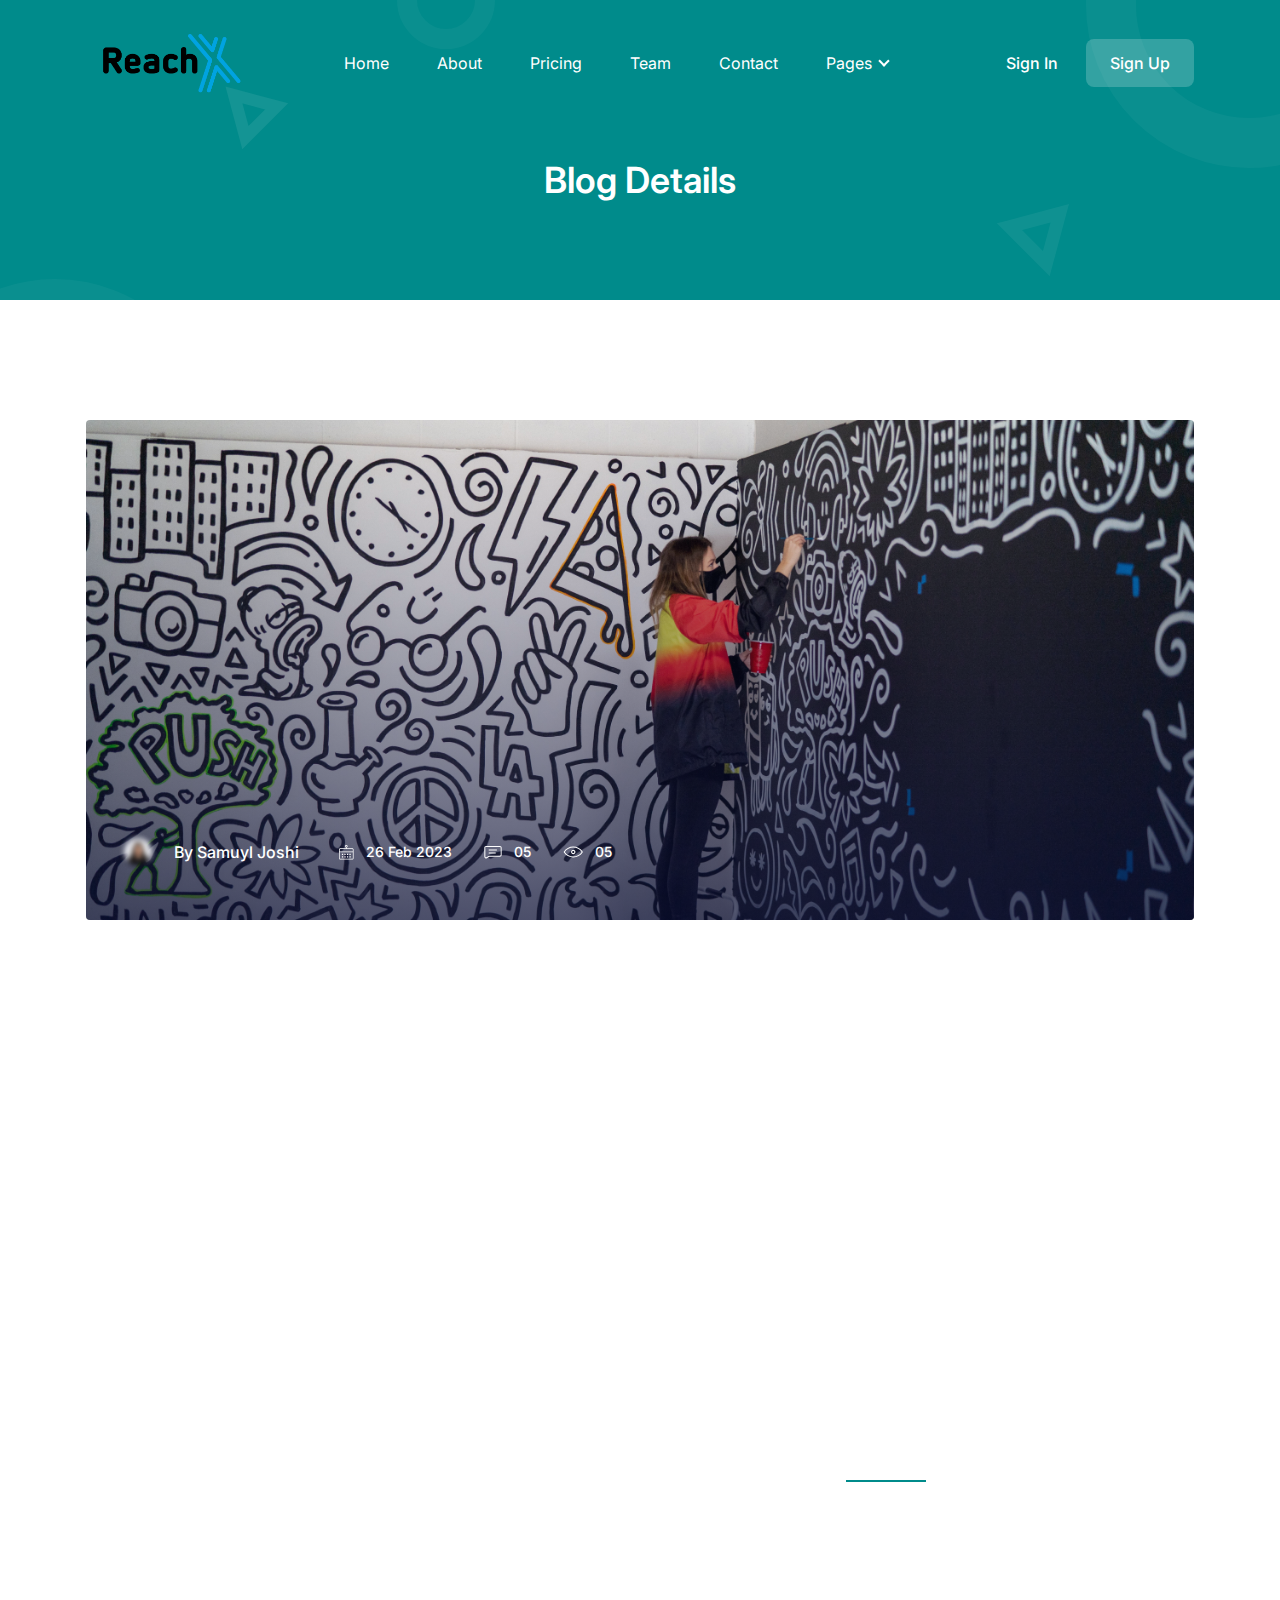
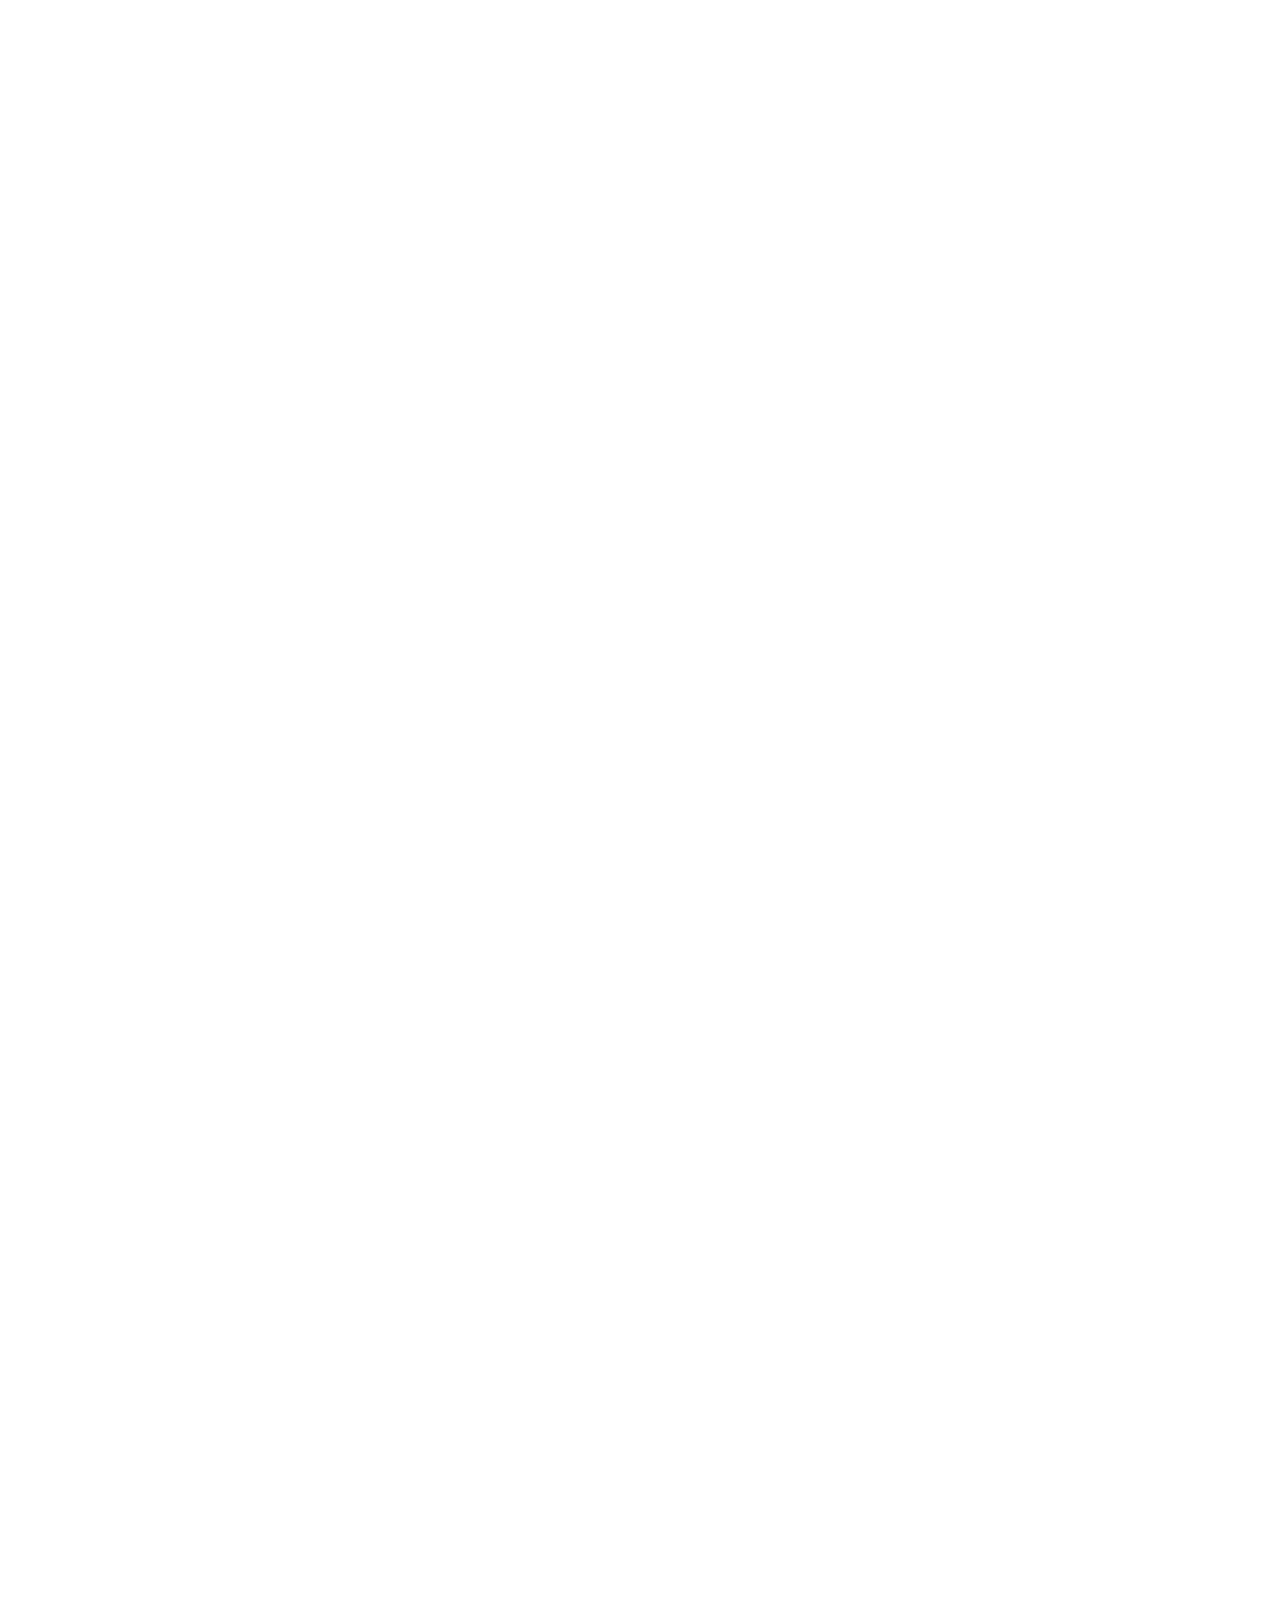
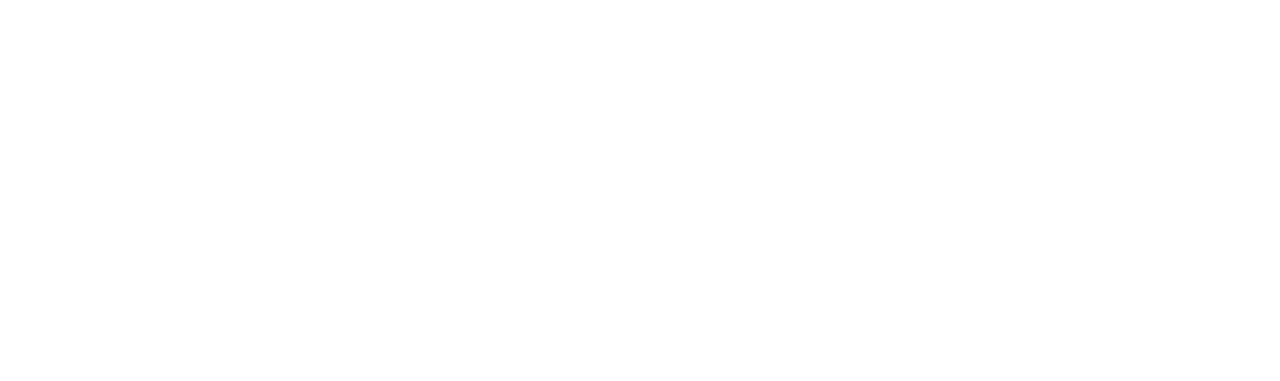
<file: blog-details.html>
<!DOCTYPE html>
<html lang="en">
  <head>
    <meta charset="UTF-8" />
    <meta http-equiv="X-UA-Compatible" content="IE=edge" />
    <meta name="viewport" content="width=device-width, initial-scale=1.0" />
    <title>Blog Details | Play Tailwind</title>
    <link
      rel="shortcut icon"
      href="assets/images/favicon.png"
      type="image/x-icon"
    />
    <link rel="stylesheet" href="assets/css/animate.css" />
    <link rel="stylesheet" href="assets/css/tailwind.css" />

    <!-- ==== WOW JS ==== -->
    <script src="assets/js/wow.min.js"></script>
    <script>
      new WOW().init();
    </script>
  </head>
  <body>
    <!-- ====== Navbar Section Start -->
    <div
      class="ud-header absolute top-0 left-0 z-40 flex w-full items-center bg-transparent"
    >
      <div class="container">
        <div class="relative -mx-4 flex items-center justify-between">
          <div class="w-60 max-w-full px-4">
            <a href="index.html" class="navbar-logo block w-full py-5">
              <img
                src="assets/images/logo/logo-white.png"
                alt="logo"
                class="header-logo w-full"
              />
            </a>
          </div>
          <div class="flex w-full items-center justify-between px-4">
            <div>
              <button
                id="navbarToggler"
                class="absolute right-4 top-1/2 block -translate-y-1/2 rounded-lg px-3 py-[6px] ring-primary focus:ring-2 lg:hidden"
              >
                <span
                  class="relative my-[6px] block h-[2px] w-[30px] bg-white"
                ></span>
                <span
                  class="relative my-[6px] block h-[2px] w-[30px] bg-white"
                ></span>
                <span
                  class="relative my-[6px] block h-[2px] w-[30px] bg-white"
                ></span>
              </button>
              <nav
                id="navbarCollapse"
                class="absolute right-4 top-full hidden w-full max-w-[250px] rounded-lg bg-white py-5 shadow-lg lg:static lg:block lg:w-full lg:max-w-full lg:bg-transparent lg:py-0 lg:px-4 lg:shadow-none xl:px-6"
              >
                <ul class="blcok lg:flex">
                  <li class="group relative">
                    <a
                      href="#home"
                      class="ud-menu-scroll mx-8 flex py-2 text-base text-dark group-hover:text-primary lg:mr-0 lg:inline-flex lg:py-6 lg:px-0 lg:text-white lg:group-hover:text-white lg:group-hover:opacity-70"
                    >
                      Home
                    </a>
                  </li>
                  <li class="group relative">
                    <a
                      href="/#about"
                      class="ud-menu-scroll mx-8 flex py-2 text-base text-dark group-hover:text-primary lg:mr-0 lg:ml-7 lg:inline-flex lg:py-6 lg:px-0 lg:text-white lg:group-hover:text-white lg:group-hover:opacity-70 xl:ml-12"
                    >
                      About
                    </a>
                  </li>
                  <li class="group relative">
                    <a
                      href="/#pricing"
                      class="ud-menu-scroll mx-8 flex py-2 text-base text-dark group-hover:text-primary lg:mr-0 lg:ml-7 lg:inline-flex lg:py-6 lg:px-0 lg:text-white lg:group-hover:text-white lg:group-hover:opacity-70 xl:ml-12"
                    >
                      Pricing
                    </a>
                  </li>
                  <li class="group relative">
                    <a
                      href="/#team"
                      class="ud-menu-scroll mx-8 flex py-2 text-base text-dark group-hover:text-primary lg:mr-0 lg:ml-7 lg:inline-flex lg:py-6 lg:px-0 lg:text-white lg:group-hover:text-white lg:group-hover:opacity-70 xl:ml-12"
                    >
                      Team
                    </a>
                  </li>
                  <li class="group relative">
                    <a
                      href="/#contact"
                      class="ud-menu-scroll mx-8 flex py-2 text-base text-dark group-hover:text-primary lg:mr-0 lg:ml-7 lg:inline-flex lg:py-6 lg:px-0 lg:text-white lg:group-hover:text-white lg:group-hover:opacity-70 xl:ml-12"
                    >
                      Contact
                    </a>
                  </li>
                  <li class="submenu-item group relative">
                    <a
                      href="javascript:void(0)"
                      class="relative mx-8 flex py-2 text-base text-dark after:absolute after:right-1 after:top-1/2 after:mt-[-2px] after:h-2 after:w-2 after:-translate-y-1/2 after:rotate-45 after:border-b-2 after:border-r-2 after:border-current group-hover:text-primary lg:mr-0 lg:ml-8 lg:inline-flex lg:py-6 lg:pl-0 lg:pr-4 lg:text-white lg:after:right-0 lg:group-hover:text-white lg:group-hover:opacity-70 xl:ml-12"
                    >
                      Pages
                    </a>
                    <div
                      class="submenu relative top-full left-0 hidden w-[250px] rounded-sm bg-white p-4 transition-[top] duration-300 group-hover:opacity-100 lg:invisible lg:absolute lg:top-[110%] lg:block lg:opacity-0 lg:shadow-lg lg:group-hover:visible lg:group-hover:top-full"
                    >
                      <a
                        href="about.html"
                        class="block rounded py-[10px] px-4 text-sm text-body-color hover:text-primary"
                      >
                        About Page
                      </a>
                      <a
                        href="pricing.html"
                        class="block rounded py-[10px] px-4 text-sm text-body-color hover:text-primary"
                      >
                        Pricing Page
                      </a>
                      <a
                        href="contact.html"
                        class="block rounded py-[10px] px-4 text-sm text-body-color hover:text-primary"
                      >
                        Contact Page
                      </a>
                      <a
                        href="blog-grids.html"
                        class="block rounded py-[10px] px-4 text-sm text-body-color hover:text-primary"
                      >
                        Blog Grid Page
                      </a>
                      <a
                        href="blog-details.html"
                        class="block rounded py-[10px] px-4 text-sm text-body-color hover:text-primary"
                      >
                        Blog Details Page
                      </a>
                      <a
                        href="signup.html"
                        class="block rounded py-[10px] px-4 text-sm text-body-color hover:text-primary"
                      >
                        Sign Up Page
                      </a>
                      <a
                        href="signin.html"
                        class="block rounded py-[10px] px-4 text-sm text-body-color hover:text-primary"
                      >
                        Sign In Page
                      </a>
                      <a
                        href="404.html"
                        class="block rounded py-[10px] px-4 text-sm text-body-color hover:text-primary"
                      >
                        404 Page
                      </a>
                    </div>
                  </li>
                </ul>
              </nav>
            </div>
            <div class="hidden justify-end pr-16 sm:flex lg:pr-0">
              <a
                href="signin.html"
                class="loginBtn py-3 px-7 text-base font-medium text-white hover:opacity-70"
              >
                Sign In
              </a>
              <a
                href="signup.html"
                class="signUpBtn rounded-lg bg-white bg-opacity-20 py-3 px-6 text-base font-medium text-white duration-300 ease-in-out hover:bg-opacity-100 hover:text-dark"
              >
                Sign Up
              </a>
            </div>
          </div>
        </div>
      </div>
    </div>
    <!-- ====== Navbar Section End -->

    <!-- ====== Banner Section Start -->
    <div
      class="relative z-10 overflow-hidden bg-primary pt-[120px] pb-[100px] md:pt-[130px] lg:pt-[160px]"
    >
      <div class="container">
        <div class="-mx-4 flex flex-wrap items-center">
          <div class="w-full px-4">
            <div class="text-center">
              <h1 class="text-4xl font-semibold text-white">Blog Details</h1>
            </div>
          </div>
        </div>
      </div>
      <div>
        <span class="absolute top-0 left-0 z-[-1]">
          <svg
            width="495"
            height="470"
            viewBox="0 0 495 470"
            fill="none"
            xmlns="http://www.w3.org/2000/svg"
          >
            <circle
              cx="55"
              cy="442"
              r="138"
              stroke="white"
              stroke-opacity="0.04"
              stroke-width="50"
            />
            <circle
              cx="446"
              r="39"
              stroke="white"
              stroke-opacity="0.04"
              stroke-width="20"
            />
            <path
              d="M245.406 137.609L233.985 94.9852L276.609 106.406L245.406 137.609Z"
              stroke="white"
              stroke-opacity="0.08"
              stroke-width="12"
            />
          </svg>
        </span>
        <span class="absolute top-0 right-0 z-[-1]">
          <svg
            width="493"
            height="470"
            viewBox="0 0 493 470"
            fill="none"
            xmlns="http://www.w3.org/2000/svg"
          >
            <circle
              cx="462"
              cy="5"
              r="138"
              stroke="white"
              stroke-opacity="0.04"
              stroke-width="50"
            />
            <circle
              cx="49"
              cy="470"
              r="39"
              stroke="white"
              stroke-opacity="0.04"
              stroke-width="20"
            />
            <path
              d="M222.393 226.701L272.808 213.192L259.299 263.607L222.393 226.701Z"
              stroke="white"
              stroke-opacity="0.06"
              stroke-width="13"
            />
          </svg>
        </span>
      </div>
    </div>
    <!-- ====== Banner Section End -->

    <!-- ====== Blog Details Section Start -->
    <section class="pt-20 pb-10 lg:pt-[120px] lg:pb-20">
      <div class="container">
        <div class="-mx-4 flex flex-wrap justify-center">
          <div class="w-full px-4">
            <div
              class="wow fadeInUp relative z-20 mb-[60px] h-[300px] overflow-hidden rounded md:h-[400px] lg:h-[500px]"
              data-wow-delay=".1s
              "
            >
              <img
                src="assets/images/blog/blog-details-01.jpg"
                alt="image"
                class="h-full w-full object-cover object-center"
              />
              <div
                class="absolute top-0 left-0 z-10 flex h-full w-full items-end bg-gradient-to-t from-dark-700 to-transparent"
              >
                <div class="flex flex-wrap items-center p-4 pb-4 sm:p-8">
                  <div class="mb-4 mr-5 flex items-center md:mr-10">
                    <div class="mr-4 h-10 w-10 overflow-hidden rounded-full">
                      <img
                        src="assets/images/blog/author-01.png"
                        alt="image"
                        class="w-full"
                      />
                    </div>
                    <p class="text-base font-medium text-white">
                      By
                      <a
                        href="javascript:void(0)"
                        class="text-white hover:opacity-70"
                      >
                        Samuyl Joshi
                      </a>
                    </p>
                  </div>
                  <div class="mb-4 flex items-center">
                    <p
                      class="mr-5 flex items-center text-sm font-medium text-white md:mr-8"
                    >
                      <span class="mr-3">
                        <svg
                          width="15"
                          height="15"
                          viewBox="0 0 15 15"
                          class="fill-current"
                        >
                          <path
                            d="M3.8958 8.67529H3.10715C2.96376 8.67529 2.86816 8.77089 2.86816 8.91428V9.67904C2.86816 9.82243 2.96376 9.91802 3.10715 9.91802H3.8958C4.03919 9.91802 4.13479 9.82243 4.13479 9.67904V8.91428C4.13479 8.77089 4.03919 8.67529 3.8958 8.67529Z"
                          />
                          <path
                            d="M6.429 8.67529H5.64035C5.49696 8.67529 5.40137 8.77089 5.40137 8.91428V9.67904C5.40137 9.82243 5.49696 9.91802 5.64035 9.91802H6.429C6.57239 9.91802 6.66799 9.82243 6.66799 9.67904V8.91428C6.66799 8.77089 6.5485 8.67529 6.429 8.67529Z"
                          />
                          <path
                            d="M8.93779 8.67529H8.14914C8.00575 8.67529 7.91016 8.77089 7.91016 8.91428V9.67904C7.91016 9.82243 8.00575 9.91802 8.14914 9.91802H8.93779C9.08118 9.91802 9.17678 9.82243 9.17678 9.67904V8.91428C9.17678 8.77089 9.08118 8.67529 8.93779 8.67529Z"
                          />
                          <path
                            d="M11.472 8.67529H10.6833C10.5399 8.67529 10.4443 8.77089 10.4443 8.91428V9.67904C10.4443 9.82243 10.5399 9.91802 10.6833 9.91802H11.472C11.6154 9.91802 11.711 9.82243 11.711 9.67904V8.91428C11.711 8.77089 11.5915 8.67529 11.472 8.67529Z"
                          />
                          <path
                            d="M3.8958 11.1606H3.10715C2.96376 11.1606 2.86816 11.2562 2.86816 11.3996V12.1644C2.86816 12.3078 2.96376 12.4034 3.10715 12.4034H3.8958C4.03919 12.4034 4.13479 12.3078 4.13479 12.1644V11.3996C4.13479 11.2562 4.03919 11.1606 3.8958 11.1606Z"
                          />
                          <path
                            d="M6.429 11.1606H5.64035C5.49696 11.1606 5.40137 11.2562 5.40137 11.3996V12.1644C5.40137 12.3078 5.49696 12.4034 5.64035 12.4034H6.429C6.57239 12.4034 6.66799 12.3078 6.66799 12.1644V11.3996C6.66799 11.2562 6.5485 11.1606 6.429 11.1606Z"
                          />
                          <path
                            d="M8.93779 11.1606H8.14914C8.00575 11.1606 7.91016 11.2562 7.91016 11.3996V12.1644C7.91016 12.3078 8.00575 12.4034 8.14914 12.4034H8.93779C9.08118 12.4034 9.17678 12.3078 9.17678 12.1644V11.3996C9.17678 11.2562 9.08118 11.1606 8.93779 11.1606Z"
                          />
                          <path
                            d="M11.472 11.1606H10.6833C10.5399 11.1606 10.4443 11.2562 10.4443 11.3996V12.1644C10.4443 12.3078 10.5399 12.4034 10.6833 12.4034H11.472C11.6154 12.4034 11.711 12.3078 11.711 12.1644V11.3996C11.711 11.2562 11.5915 11.1606 11.472 11.1606Z"
                          />
                          <path
                            d="M13.2637 3.3697H7.64754V2.58105C8.19721 2.43765 8.62738 1.91189 8.62738 1.31442C8.62738 0.597464 8.02992 0 7.28906 0C6.54821 0 5.95074 0.597464 5.95074 1.31442C5.95074 1.91189 6.35702 2.41376 6.93058 2.58105V3.3697H1.31442C0.597464 3.3697 0 3.96716 0 4.68412V13.2637C0 13.9807 0.597464 14.5781 1.31442 14.5781H13.2637C13.9807 14.5781 14.5781 13.9807 14.5781 13.2637V4.68412C14.5781 3.96716 13.9807 3.3697 13.2637 3.3697ZM6.6677 1.31442C6.6677 0.979841 6.93058 0.716957 7.28906 0.716957C7.62364 0.716957 7.91042 0.979841 7.91042 1.31442C7.91042 1.649 7.64754 1.91189 7.28906 1.91189C6.95448 1.91189 6.6677 1.6251 6.6677 1.31442ZM1.31442 4.08665H13.2637C13.5983 4.08665 13.8612 4.34954 13.8612 4.68412V6.45261H0.716957V4.68412C0.716957 4.34954 0.979841 4.08665 1.31442 4.08665ZM13.2637 13.8612H1.31442C0.979841 13.8612 0.716957 13.5983 0.716957 13.2637V7.16957H13.8612V13.2637C13.8612 13.5983 13.5983 13.8612 13.2637 13.8612Z"
                          />
                        </svg>
                      </span>
                      26 Feb 2023
                    </p>

                    <p
                      class="mr-5 flex items-center text-sm font-medium text-white md:mr-8"
                    >
                      <span class="mr-3">
                        <svg
                          width="18"
                          height="13"
                          viewBox="0 0 18 13"
                          class="fill-current"
                        >
                          <path
                            d="M15.9754 0H2.02539C1.09727 0 0.337891 0.759375 0.337891 1.6875V10.6875C0.337891 11.3062 0.647266 11.8406 1.18164 12.15C1.43477 12.2906 1.74414 12.375 2.02539 12.375C2.30664 12.375 2.58789 12.2906 2.86914 12.15L5.34414 10.7156C5.45664 10.6594 5.56914 10.6312 5.68164 10.6312H15.9473C16.8754 10.6312 17.6348 9.87187 17.6348 8.94375V1.6875C17.6629 0.759375 16.9035 0 15.9754 0ZM16.6785 8.94375C16.6785 9.3375 16.3691 9.64687 15.9754 9.64687H5.70977C5.42852 9.64687 5.11914 9.73125 4.86602 9.87187L2.39102 11.3063C2.16602 11.4187 1.91289 11.4187 1.68789 11.3063C1.46289 11.1938 1.35039 10.9688 1.35039 10.7156V1.6875C1.35039 1.29375 1.65977 0.984375 2.05352 0.984375H16.0035C16.3973 0.984375 16.7066 1.29375 16.7066 1.6875V8.94375H16.6785Z"
                          />
                          <path
                            d="M12.5721 3.375H5.03457C4.75332 3.375 4.52832 3.6 4.52832 3.88125C4.52832 4.1625 4.75332 4.3875 5.03457 4.3875H12.6002C12.8814 4.3875 13.1064 4.1625 13.1064 3.88125C13.1064 3.6 12.8533 3.375 12.5721 3.375Z"
                          />
                          <path
                            d="M11.3908 6.55322H5.03457C4.75332 6.55322 4.52832 6.77822 4.52832 7.05947C4.52832 7.34072 4.75332 7.56572 5.03457 7.56572H11.4189C11.7002 7.56572 11.9252 7.34072 11.9252 7.05947C11.9252 6.77822 11.6721 6.55322 11.3908 6.55322Z"
                          />
                        </svg>
                      </span>
                      05
                    </p>
                    <p class="flex items-center text-sm font-medium text-white">
                      <span class="mr-3">
                        <svg
                          width="20"
                          height="12"
                          viewBox="0 0 20 12"
                          class="fill-current"
                        >
                          <path
                            d="M10.2559 3.8125C9.03711 3.8125 8.06836 4.8125 8.06836 6C8.06836 7.1875 9.06836 8.1875 10.2559 8.1875C11.4434 8.1875 12.4434 7.1875 12.4434 6C12.4434 4.8125 11.4746 3.8125 10.2559 3.8125ZM10.2559 7.09375C9.66211 7.09375 9.16211 6.59375 9.16211 6C9.16211 5.40625 9.66211 4.90625 10.2559 4.90625C10.8496 4.90625 11.3496 5.40625 11.3496 6C11.3496 6.59375 10.8496 7.09375 10.2559 7.09375Z"
                          />
                          <path
                            d="M19.7559 5.625C17.6934 2.375 14.1309 0.4375 10.2559 0.4375C6.38086 0.4375 2.81836 2.375 0.755859 5.625C0.630859 5.84375 0.630859 6.125 0.755859 6.34375C2.81836 9.59375 6.38086 11.5312 10.2559 11.5312C14.1309 11.5312 17.6934 9.59375 19.7559 6.34375C19.9121 6.125 19.9121 5.84375 19.7559 5.625ZM10.2559 10.4375C6.84961 10.4375 3.69336 8.78125 1.81836 5.96875C3.69336 3.1875 6.84961 1.53125 10.2559 1.53125C13.6621 1.53125 16.8184 3.1875 18.6934 5.96875C16.8184 8.78125 13.6621 10.4375 10.2559 10.4375Z"
                          />
                        </svg>
                      </span>
                      05
                    </p>
                  </div>
                </div>
              </div>
            </div>
            <div class="-mx-4 flex flex-wrap">
              <div class="w-full px-4 lg:w-8/12">
                <div>
                  <h2
                    class="wow fadeInUp mb-6 text-[26px] font-bold leading-snug text-dark sm:text-3xl sm:leading-snug md:text-4xl md:leading-snug"
                    data-wow-delay=".1s
                    "
                  >
                    Facing a challenge is kind of a turn-on for an easy rider
                  </h2>
                  <p
                    class="wow fadeInUp mb-8 text-base leading-relaxed text-body-color"
                    data-wow-delay=".1s"
                  >
                    There's a time and place for everything… including asking
                    for reviews. For instance: you should not asking for a
                    review on your checkout page. The sole purpose of this page
                    is to guide your customer to complete their purchase, and
                    this means that the page should be as minimalist and
                    pared-down possible. You don't want to have any unnecessary
                    elements or Call To Actions.
                  </p>
                  <p
                    class="wow fadeInUp mb-10 text-base leading-relaxed text-body-color"
                    data-wow-delay=".1s"
                  >
                    There's a time and place for everything… including asking
                    for reviews. For instance: you should not asking for a
                    review on your checkout page. The sole purpose of this page
                    is to guide your customer to complete their purchase, and
                    this means that the page should be as minimalist and
                    pared-down possible. You don't want to have any unnecessary
                    elements or Call To Actions.
                  </p>
                  <h3
                    class="wow fadeInUp mb-8 text-2xl font-bold text-dark sm:text-[26px]"
                    data-wow-delay=".1s"
                  >
                    Sea no quidam vulputate
                  </h3>
                  <p
                    class="wow fadeInUp mb-10 text-base leading-relaxed text-body-color"
                    data-wow-delay=".1s"
                  >
                    At quo cetero fastidii. Usu ex ornatus corpora sententiae,
                    vocibus deleniti ut nec. Ut enim eripuit eligendi est, in
                    iracundia signiferumque quo. Sed virtute suavitate
                    suscipiantur ea, dolor this can eloquentiam ei pro. Suas
                    adversarium interpretaris eu sit, eum viris impedit ne.
                    Erant appareat corrumpit ei vel.
                  </p>
                  <div
                    class="wow fadeInUp relative z-10 mb-10 overflow-hidden rounded bg-primary bg-opacity-5 py-8 px-6 text-center sm:p-10 md:px-[60px]"
                    data-wow-delay=".1s
                    "
                  >
                    <div class="mx-auto max-w-[530px]">
                      <span class="mb-6 flex justify-center text-primary">
                        <svg
                          width="44"
                          height="26"
                          viewBox="0 0 44 26"
                          class="fill-current"
                        >
                          <path
                            d="M10.1101 0.00124908C5.46698 -0.0701833 1.25247 2.92998 0.252417 7.00162C-0.319041 9.50175 0.180985 12.0019 1.68106 14.002C3.25258 16.145 5.68128 17.5022 8.39571 17.8593L10.8958 24.0025C11.1816 24.6454 11.8245 25.074 12.5388 25.074C13.2531 25.074 13.896 24.6454 14.1817 24.0025C14.6103 22.931 15.1103 21.7881 15.6104 20.7166C16.8247 18.0022 18.0391 15.2163 18.9677 12.359C19.9677 9.35889 19.5392 6.14443 17.8248 3.71573C16.1104 1.35846 13.396 0.0726814 10.1101 0.00124908ZM16.6104 11.6447C15.6818 14.3592 14.4675 17.145 13.3245 19.788C13.1102 20.3595 12.8245 20.8595 12.6102 21.431L10.1815 15.5735L9.39576 15.5021C7.10992 15.3592 4.96695 14.2163 3.7526 12.5733C2.68112 11.1447 2.32396 9.35889 2.75255 7.64451C3.46687 4.71579 6.53846 2.57281 10.0386 2.57281H10.1101C12.5388 2.57281 14.5389 3.57287 15.8247 5.28724C17.039 7.00162 17.3247 9.43032 16.6104 11.6447Z"
                          />
                          <path
                            d="M42.3267 3.78726C40.6124 1.35856 37.8979 0.00134277 34.612 0.00134277C34.5406 0.00134277 34.5406 0.00134277 34.4692 0.00134277C29.8975 0.00134277 25.7544 3.0015 24.7544 7.00171C24.1829 9.50185 24.6829 12.002 26.183 14.0735C27.7545 16.2165 30.1832 17.5737 32.8977 17.9309L35.3978 24.074C35.6835 24.7169 36.3264 25.1455 37.0407 25.1455C37.7551 25.1455 38.398 24.7169 38.6837 24.074C39.1123 23.0026 39.6123 21.8596 40.1123 20.7882C41.3267 18.0737 42.541 15.2879 43.4696 12.4306C44.4697 9.50184 44.0411 6.21596 42.3267 3.78726ZM41.1124 11.6448C40.1838 14.3592 38.9694 17.1451 37.8265 19.7881C37.6122 20.3596 37.3265 20.8596 37.1122 21.431L34.6835 15.5736L33.8977 15.5022C31.6119 15.3593 29.4689 14.2164 28.2546 12.5734C27.1831 11.1448 26.8259 9.35898 27.2545 7.57317C27.9688 4.64445 31.0404 2.50147 34.5406 2.50147H34.612C37.0407 2.50147 39.0408 3.50153 40.3266 5.2159C41.541 7.00171 41.8267 9.43041 41.1124 11.6448Z"
                          />
                        </svg>
                      </span>
                      <p
                        class="mb-4 text-base font-medium italic leading-[26px] text-dark"
                      >
                        A spring of truth shall flow from it: like a new star it
                        shall scatter the darkness of ignorance, and cause a
                        light heretofore unknown to shine amongst men.
                      </p>
                      <span class="text-sm italic text-body-color">
                        “Andrio Domeco”
                      </span>
                    </div>
                    <div>
                      <span class="absolute left-0 top-0">
                        <svg
                          width="103"
                          height="109"
                          viewBox="0 0 103 109"
                          fill="none"
                          xmlns="http://www.w3.org/2000/svg"
                        >
                          <ellipse
                            cx="0.483916"
                            cy="3.5"
                            rx="102.075"
                            ry="105.5"
                            transform="rotate(180 0.483916 3.5)"
                            fill="url(#paint0_linear)"
                          />
                          <defs>
                            <linearGradient
                              id="paint0_linear"
                              x1="-101.591"
                              y1="-50.4346"
                              x2="49.1618"
                              y2="-49.6518"
                              gradientUnits="userSpaceOnUse"
                            >
                              <stop stop-color="#3056D3" stop-opacity="0.15" />
                              <stop
                                offset="1"
                                stop-color="white"
                                stop-opacity="0"
                              />
                            </linearGradient>
                          </defs>
                        </svg>
                      </span>
                      <span class="absolute bottom-0 right-0">
                        <svg
                          width="102"
                          height="106"
                          viewBox="0 0 102 106"
                          fill="none"
                          xmlns="http://www.w3.org/2000/svg"
                        >
                          <ellipse
                            cx="102.484"
                            cy="105.5"
                            rx="102.075"
                            ry="105.5"
                            fill="url(#paint0_linear)"
                          />
                          <defs>
                            <linearGradient
                              id="paint0_linear"
                              x1="0.409163"
                              y1="51.5654"
                              x2="151.162"
                              y2="52.3482"
                              gradientUnits="userSpaceOnUse"
                            >
                              <stop stop-color="#3056D3" stop-opacity="0.5" />
                              <stop
                                offset="1"
                                stop-color="white"
                                stop-opacity=".2"
                              />
                            </linearGradient>
                          </defs>
                        </svg>
                      </span>
                    </div>
                  </div>

                  <h3
                    class="wow fadeInUp mb-8 text-2xl font-bold text-dark sm:text-[26px]"
                    data-wow-delay=".1s"
                  >
                    What is it with your ideas?
                  </h3>

                  <p
                    class="wow fadeInUp mb-8 text-base leading-relaxed text-body-color"
                    data-wow-delay=".1s"
                  >
                    At quo cetero fastidii. Usu ex ornatus corpora sententiae,
                    vocibus deleniti ut nec. Ut enim eripuit eligendi est, in
                    iracundia signiferumque quo. Sed virtute suavitate
                    suscipiantur ea, dolor this can eloquentiam ei pro. Suas
                    adversarium interpretaris eu sit, eum viris impedit ne.
                    Erant appareat corrumpit ei vel.
                  </p>
                  <p
                    class="wow fadeInUp mb-11 text-base leading-relaxed text-body-color"
                    data-wow-delay=".1s"
                  >
                    At quo cetero fastidii. Usu ex ornatus corpora sententiae,
                    vocibus deleniti ut nec. Ut enim eripuit eligendi est, in
                    iracundia signiferumque quo. Sed virtute suavitate
                    suscipiantur ea, dolor this can eloquentiam ei pro. Suas
                    adversarium interpretaris eu sit, eum viris impedit ne.
                    Erant appareat corrumpit ei vel.
                  </p>

                  <div class="-mx-4 mb-12 flex flex-wrap items-center">
                    <div class="w-full px-4 md:w-1/2">
                      <div
                        class="wow fadeInUp mb-8 flex flex-wrap items-center md:mb-0"
                        data-wow-delay=".1s"
                      >
                        <a
                          href="javascript:void(0)"
                          class="mr-2 mb-2 block rounded bg-primary bg-opacity-5 py-2 px-5 text-xs font-medium text-primary hover:bg-opacity-100 hover:text-white md:mr-4 lg:mr-2 xl:mr-4"
                        >
                          Design
                        </a>
                        <a
                          href="javascript:void(0)"
                          class="mr-2 mb-2 block rounded bg-primary bg-opacity-5 py-2 px-5 text-xs font-medium text-primary hover:bg-opacity-100 hover:text-white md:mr-4 lg:mr-2 xl:mr-4"
                        >
                          Development
                        </a>
                        <a
                          href="javascript:void(0)"
                          class="mb-2 block rounded bg-primary bg-opacity-5 py-2 px-5 text-xs font-medium text-primary hover:bg-opacity-100 hover:text-white"
                        >
                          Info
                        </a>
                      </div>
                    </div>
                    <div class="w-full px-4 md:w-1/2">
                      <div
                        class="wow fadeInUp flex items-center md:justify-end"
                        data-wow-delay=".1s"
                      >
                        <span class="mr-5 text-sm font-medium text-body-color">
                          Share This Post
                        </span>
                        <div class="flex items-center">
                          <a href="javascript:void(0)" class="mr-4 mb-2">
                            <svg
                              width="32"
                              height="32"
                              viewBox="0 0 32 32"
                              fill="none"
                              xmlns="http://www.w3.org/2000/svg"
                            >
                              <path
                                d="M0 16C0 7.16344 7.16344 0 16 0C24.8366 0 32 7.16344 32 16C32 24.8366 24.8366 32 16 32C7.16344 32 0 24.8366 0 16Z"
                                fill="#4064AC"
                              />
                              <path
                                d="M19.439 14.4H18.1992H17.7564V13.8839V12.2839V11.7677H18.1992H19.1291C19.3726 11.7677 19.5719 11.5613 19.5719 11.2516V8.51613C19.5719 8.23226 19.3947 8 19.1291 8H17.5128C15.7638 8 14.5461 9.44516 14.5461 11.5871V13.8323V14.3484H14.1033H12.5978C12.2878 14.3484 12 14.6323 12 15.0452V16.9032C12 17.2645 12.2435 17.6 12.5978 17.6H14.059H14.5018V18.1161V23.3032C14.5018 23.6645 14.7454 24 15.0996 24H17.1807C17.3136 24 17.4243 23.9226 17.5128 23.8194C17.6014 23.7161 17.6678 23.5355 17.6678 23.3806V18.1419V17.6258H18.1328H19.1291C19.4169 17.6258 19.6383 17.4194 19.6826 17.1097V17.0839V17.0581L19.9925 15.2774C20.0147 15.0968 19.9925 14.8903 19.8597 14.6839C19.8154 14.5548 19.6161 14.4258 19.439 14.4Z"
                                fill="white"
                              />
                            </svg>
                          </a>
                          <a href="javascript:void(0)" class="mr-4 mb-2">
                            <svg
                              width="32"
                              height="33"
                              viewBox="0 0 32 33"
                              fill="none"
                              xmlns="http://www.w3.org/2000/svg"
                            >
                              <path
                                fill-rule="evenodd"
                                clip-rule="evenodd"
                                d="M32 16.7347C32 25.5713 24.8366 32.7347 16 32.7347C7.16344 32.7347 0 25.5713 0 16.7347C0 7.89818 7.16344 0.734741 16 0.734741C24.8366 0.734741 32 7.89818 32 16.7347ZM23.6036 12.8349C24.3771 12.7431 25.1147 12.5375 25.8004 12.2334C25.2878 13.0004 24.6395 13.6738 23.8917 14.2128C23.8991 14.3765 23.9028 14.5417 23.9028 14.7074C23.9028 19.7617 20.0558 25.5892 13.0213 25.5892C10.8616 25.5892 8.85088 24.9563 7.15927 23.8708C7.45789 23.9064 7.76307 23.9244 8.07111 23.9244C9.8634 23.9244 11.5122 23.3132 12.8214 22.2873C11.1474 22.2562 9.73534 21.1504 9.24876 19.6313C9.48206 19.6758 9.72136 19.6995 9.96836 19.6995C10.3166 19.6995 10.6552 19.653 10.9757 19.5652C9.22651 19.2141 7.90768 17.6685 7.90768 15.8154C7.90768 15.7995 7.90768 15.7832 7.90796 15.767C8.42335 16.0542 9.01346 16.2262 9.64007 16.2458C8.61444 15.5602 7.93876 14.3891 7.93876 13.0625C7.93876 12.3618 8.12758 11.7044 8.45672 11.1396C10.3431 13.4541 13.1613 14.9766 16.3398 15.1361C16.2742 14.856 16.2402 14.5642 16.2402 14.2644C16.2402 12.1527 17.953 10.44 20.0647 10.44C21.1653 10.44 22.1593 10.9043 22.8569 11.6473C23.7277 11.4759 24.5466 11.1579 25.2856 10.7195C24.9995 11.6131 24.3934 12.3618 23.6036 12.8349Z"
                                fill="#55ACEE"
                              />
                            </svg>
                          </a>
                          <a href="javascript:void(0)" class="mb-2">
                            <svg
                              width="33"
                              height="32"
                              viewBox="0 0 33 32"
                              fill="none"
                              xmlns="http://www.w3.org/2000/svg"
                            >
                              <path
                                fill-rule="evenodd"
                                clip-rule="evenodd"
                                d="M32.7861 16C32.7861 24.8366 25.6227 32 16.7861 32C7.94958 32 0.786133 24.8366 0.786133 16C0.786133 7.16344 7.94958 0 16.7861 0C25.6227 0 32.7861 7.16344 32.7861 16ZM8.50669 8.82376C8.50669 7.69545 9.36262 6.83666 10.6709 6.83666C11.9795 6.83666 12.7835 7.69545 12.8089 8.82376C12.8089 9.92811 11.9795 10.8117 10.6455 10.8117H10.6207C9.33781 10.8117 8.50669 9.92811 8.50669 8.82376ZM26.3457 23.884V17.2875C26.3457 13.7551 24.4593 12.1112 21.9431 12.1112C19.9109 12.1112 19.0045 13.2292 18.4963 14.0113V12.3813H14.6712C14.7226 13.4602 14.6712 23.8837 14.6712 23.8837H18.496V17.4595C18.496 17.1147 18.5219 16.7733 18.6226 16.5274C18.8998 15.8395 19.5276 15.129 20.5843 15.129C21.969 15.129 22.5212 16.1843 22.5212 17.7296V23.884H26.3457ZM18.4963 14.0113V14.0489H18.4709C18.4745 14.0424 18.4793 14.0358 18.4841 14.0292L18.4841 14.0291C18.4883 14.0232 18.4926 14.0173 18.4963 14.0113ZM8.73421 23.8839H12.5575V12.3812H8.73421V23.8839Z"
                                fill="#007AB9"
                              />
                            </svg>
                          </a>
                        </div>
                      </div>
                    </div>
                  </div>
                </div>
              </div>
              <div class="w-full px-4 lg:w-4/12">
                <div>
                  <div
                    class="wow fadeInUp relative mb-12 overflow-hidden rounded bg-primary py-[60px] px-11 text-center lg:px-8"
                    data-wow-delay=".1s
                    "
                  >
                    <h3 class="mb-2 text-2xl font-semibold text-white">
                      Join our newsletter!
                    </h3>
                    <p class="mb-8 text-base text-white">
                      Enter your email to receive our latest newsletter.
                    </p>
                    <form>
                      <input
                        type="email"
                        placeholder="Your email address"
                        class="mb-4 h-[50px] w-full rounded border border-transparent bg-white bg-opacity-20 text-center text-sm font-medium text-white placeholder-white outline-none focus:border-white focus-visible:shadow-none"
                      />
                      <input
                        type="submit"
                        value="Subscribe Now"
                        class="mb-6 h-[50px] w-full cursor-pointer rounded bg-[#13C296] text-center text-sm font-medium text-white transition duration-300 ease-in-out hover:bg-opacity-90 hover:shadow-lg"
                      />
                    </form>
                    <p class="text-sm font-medium text-white">
                      Don't worry, we don't spam
                    </p>

                    <div>
                      <span class="absolute top-0 right-0">
                        <svg
                          width="46"
                          height="46"
                          viewBox="0 0 46 46"
                          fill="none"
                          xmlns="http://www.w3.org/2000/svg"
                        >
                          <circle
                            cx="1.39737"
                            cy="44.6026"
                            r="1.39737"
                            transform="rotate(-90 1.39737 44.6026)"
                            fill="white"
                            fill-opacity="0.44"
                          />
                          <circle
                            cx="1.39737"
                            cy="7.9913"
                            r="1.39737"
                            transform="rotate(-90 1.39737 7.9913)"
                            fill="white"
                            fill-opacity="0.44"
                          />
                          <circle
                            cx="13.6943"
                            cy="44.6026"
                            r="1.39737"
                            transform="rotate(-90 13.6943 44.6026)"
                            fill="white"
                            fill-opacity="0.44"
                          />
                          <circle
                            cx="13.6943"
                            cy="7.9913"
                            r="1.39737"
                            transform="rotate(-90 13.6943 7.9913)"
                            fill="white"
                            fill-opacity="0.44"
                          />
                          <circle
                            cx="25.9911"
                            cy="44.6026"
                            r="1.39737"
                            transform="rotate(-90 25.9911 44.6026)"
                            fill="white"
                            fill-opacity="0.44"
                          />
                          <circle
                            cx="25.9911"
                            cy="7.9913"
                            r="1.39737"
                            transform="rotate(-90 25.9911 7.9913)"
                            fill="white"
                            fill-opacity="0.44"
                          />
                          <circle
                            cx="38.288"
                            cy="44.6026"
                            r="1.39737"
                            transform="rotate(-90 38.288 44.6026)"
                            fill="white"
                            fill-opacity="0.44"
                          />
                          <circle
                            cx="38.288"
                            cy="7.9913"
                            r="1.39737"
                            transform="rotate(-90 38.288 7.9913)"
                            fill="white"
                            fill-opacity="0.44"
                          />
                          <circle
                            cx="1.39737"
                            cy="32.3058"
                            r="1.39737"
                            transform="rotate(-90 1.39737 32.3058)"
                            fill="white"
                            fill-opacity="0.44"
                          />
                          <circle
                            cx="13.6943"
                            cy="32.3058"
                            r="1.39737"
                            transform="rotate(-90 13.6943 32.3058)"
                            fill="white"
                            fill-opacity="0.44"
                          />
                          <circle
                            cx="25.9911"
                            cy="32.3058"
                            r="1.39737"
                            transform="rotate(-90 25.9911 32.3058)"
                            fill="white"
                            fill-opacity="0.44"
                          />
                          <circle
                            cx="38.288"
                            cy="32.3058"
                            r="1.39737"
                            transform="rotate(-90 38.288 32.3058)"
                            fill="white"
                            fill-opacity="0.44"
                          />
                          <circle
                            cx="1.39737"
                            cy="20.0086"
                            r="1.39737"
                            transform="rotate(-90 1.39737 20.0086)"
                            fill="white"
                            fill-opacity="0.44"
                          />
                          <circle
                            cx="13.6943"
                            cy="20.0086"
                            r="1.39737"
                            transform="rotate(-90 13.6943 20.0086)"
                            fill="white"
                            fill-opacity="0.44"
                          />
                          <circle
                            cx="25.9911"
                            cy="20.0086"
                            r="1.39737"
                            transform="rotate(-90 25.9911 20.0086)"
                            fill="white"
                            fill-opacity="0.44"
                          />
                          <circle
                            cx="38.288"
                            cy="20.0086"
                            r="1.39737"
                            transform="rotate(-90 38.288 20.0086)"
                            fill="white"
                            fill-opacity="0.44"
                          />
                        </svg>
                      </span>
                      <span class="absolute bottom-0 left-0">
                        <svg
                          width="46"
                          height="46"
                          viewBox="0 0 46 46"
                          fill="none"
                          xmlns="http://www.w3.org/2000/svg"
                        >
                          <circle
                            cx="1.39737"
                            cy="44.6026"
                            r="1.39737"
                            transform="rotate(-90 1.39737 44.6026)"
                            fill="white"
                            fill-opacity="0.44"
                          />
                          <circle
                            cx="1.39737"
                            cy="7.9913"
                            r="1.39737"
                            transform="rotate(-90 1.39737 7.9913)"
                            fill="white"
                            fill-opacity="0.44"
                          />
                          <circle
                            cx="13.6943"
                            cy="44.6026"
                            r="1.39737"
                            transform="rotate(-90 13.6943 44.6026)"
                            fill="white"
                            fill-opacity="0.44"
                          />
                          <circle
                            cx="13.6943"
                            cy="7.9913"
                            r="1.39737"
                            transform="rotate(-90 13.6943 7.9913)"
                            fill="white"
                            fill-opacity="0.44"
                          />
                          <circle
                            cx="25.9911"
                            cy="44.6026"
                            r="1.39737"
                            transform="rotate(-90 25.9911 44.6026)"
                            fill="white"
                            fill-opacity="0.44"
                          />
                          <circle
                            cx="25.9911"
                            cy="7.9913"
                            r="1.39737"
                            transform="rotate(-90 25.9911 7.9913)"
                            fill="white"
                            fill-opacity="0.44"
                          />
                          <circle
                            cx="38.288"
                            cy="44.6026"
                            r="1.39737"
                            transform="rotate(-90 38.288 44.6026)"
                            fill="white"
                            fill-opacity="0.44"
                          />
                          <circle
                            cx="38.288"
                            cy="7.9913"
                            r="1.39737"
                            transform="rotate(-90 38.288 7.9913)"
                            fill="white"
                            fill-opacity="0.44"
                          />
                          <circle
                            cx="1.39737"
                            cy="32.3058"
                            r="1.39737"
                            transform="rotate(-90 1.39737 32.3058)"
                            fill="white"
                            fill-opacity="0.44"
                          />
                          <circle
                            cx="13.6943"
                            cy="32.3058"
                            r="1.39737"
                            transform="rotate(-90 13.6943 32.3058)"
                            fill="white"
                            fill-opacity="0.44"
                          />
                          <circle
                            cx="25.9911"
                            cy="32.3058"
                            r="1.39737"
                            transform="rotate(-90 25.9911 32.3058)"
                            fill="white"
                            fill-opacity="0.44"
                          />
                          <circle
                            cx="38.288"
                            cy="32.3058"
                            r="1.39737"
                            transform="rotate(-90 38.288 32.3058)"
                            fill="white"
                            fill-opacity="0.44"
                          />
                          <circle
                            cx="1.39737"
                            cy="20.0086"
                            r="1.39737"
                            transform="rotate(-90 1.39737 20.0086)"
                            fill="white"
                            fill-opacity="0.44"
                          />
                          <circle
                            cx="13.6943"
                            cy="20.0086"
                            r="1.39737"
                            transform="rotate(-90 13.6943 20.0086)"
                            fill="white"
                            fill-opacity="0.44"
                          />
                          <circle
                            cx="25.9911"
                            cy="20.0086"
                            r="1.39737"
                            transform="rotate(-90 25.9911 20.0086)"
                            fill="white"
                            fill-opacity="0.44"
                          />
                          <circle
                            cx="38.288"
                            cy="20.0086"
                            r="1.39737"
                            transform="rotate(-90 38.288 20.0086)"
                            fill="white"
                            fill-opacity="0.44"
                          />
                        </svg>
                      </span>
                    </div>
                  </div>

                  <div class="-mx-4 mb-8 flex flex-wrap">
                    <div class="w-full px-4">
                      <h2
                        class="wow fadeInUp relative pb-5 text-2xl font-semibold text-dark sm:text-[28px]"
                        data-wow-delay=".1s
                        "
                      >
                        Popular Articles
                      </h2>
                      <span
                        class="mb-10 inline-block h-[2px] w-20 bg-primary"
                      ></span>
                    </div>

                    <div class="w-full px-4 md:w-1/2 lg:w-full">
                      <div
                        class="wow fadeInUp mb-5 flex w-full items-center border-b border-[#F2F3F8] pb-5"
                        data-wow-delay=".1s
                        "
                      >
                        <div
                          class="mr-5 h-20 w-full max-w-[80px] overflow-hidden rounded-full"
                        >
                          <img
                            src="assets/images/blog/article-author-01.png"
                            alt="image"
                            class="w-full"
                          />
                        </div>
                        <div class="w-full">
                          <h4>
                            <a
                              href="javascript:void(0)"
                              class="mb-1 inline-block text-lg font-medium leading-snug text-dark hover:text-primary lg:text-base xl:text-lg"
                            >
                              Create engaging online courses your student…
                            </a>
                          </h4>
                          <p class="text-sm text-body-color">Glomiya Lucy</p>
                        </div>
                      </div>
                    </div>
                    <div class="w-full px-4 md:w-1/2 lg:w-full">
                      <div
                        class="wow fadeInUp mb-5 flex w-full items-center border-b border-[#F2F3F8] pb-5"
                        data-wow-delay=".1s
                        "
                      >
                        <div
                          class="mr-5 h-20 w-full max-w-[80px] overflow-hidden rounded-full"
                        >
                          <img
                            src="assets/images/blog/article-author-02.png"
                            alt="image"
                            class="w-full"
                          />
                        </div>
                        <div class="w-full">
                          <h4>
                            <a
                              href="javascript:void(0)"
                              class="mb-1 inline-block text-lg font-medium leading-snug text-dark hover:text-primary lg:text-base xl:text-lg"
                            >
                              The ultimate formula for launching online course
                            </a>
                          </h4>
                          <p class="text-sm text-body-color">Andrio jeson</p>
                        </div>
                      </div>
                    </div>
                    <div class="w-full px-4 md:w-1/2 lg:w-full">
                      <div
                        class="wow fadeInUp mb-5 flex w-full items-center border-b border-[#F2F3F8] pb-5"
                        data-wow-delay=".1s
                        "
                      >
                        <div
                          class="mr-5 h-20 w-full max-w-[80px] overflow-hidden rounded-full"
                        >
                          <img
                            src="assets/images/blog/article-author-03.png"
                            alt="image"
                            class="w-full"
                          />
                        </div>
                        <div class="w-full">
                          <h4>
                            <a
                              href="javascript:void(0)"
                              class="mb-1 inline-block text-lg font-medium leading-snug text-dark hover:text-primary lg:text-base xl:text-lg"
                            >
                              50 Best web design tips & tricks that will help
                              you
                            </a>
                          </h4>
                          <p class="text-sm text-body-color">Samoyel Dayno</p>
                        </div>
                      </div>
                    </div>
                    <div class="w-full px-4 md:w-1/2 lg:w-full">
                      <div
                        class="wow fadeInUp mb-5 flex w-full items-center border-0 border-[#F2F3F8] pb-5 md:border-b lg:border-0"
                        data-wow-delay=".1s
                        "
                      >
                        <div
                          class="mr-5 h-20 w-full max-w-[80px] overflow-hidden rounded-full"
                        >
                          <img
                            src="assets/images/blog/article-author-04.png"
                            alt="image"
                            class="w-full"
                          />
                        </div>
                        <div class="w-full">
                          <h4>
                            <a
                              href="javascript:void(0)"
                              class="mb-1 inline-block text-lg font-medium leading-snug text-dark hover:text-primary lg:text-base xl:text-lg"
                            >
                              The 8 best landing page builders, reviewed
                            </a>
                          </h4>
                          <p class="text-sm text-body-color">Andrio Glori</p>
                        </div>
                      </div>
                    </div>
                  </div>

                  <div
                    class="wow fadeInUp mb-12 overflow-hidden rounded"
                    data-wow-delay=".1s"
                  >
                    <img
                      src="assets/images/blog/bannder-ad.png"
                      alt="image"
                      class="w-full"
                    />
                  </div>
                </div>
              </div>
            </div>
          </div>
        </div>

        <div class="-mx-4 flex flex-wrap">
          <div class="wow fadeInUp mt-14 w-full px-4" data-wow-delay=".2s">
            <h2
              class="relative pb-5 text-2xl font-semibold text-dark sm:text-[28px]"
            >
              Related Articles
            </h2>
            <span class="mb-10 inline-block h-[2px] w-20 bg-primary"></span>
          </div>
          <div class="w-full px-4 md:w-1/2 lg:w-1/3">
            <div class="wow fadeInUp group mb-10" data-wow-delay=".1s">
              <div class="mb-8 overflow-hidden rounded">
                <a href="blog-details.html" class="block">
                  <img
                    src="assets/images/blog/blog-01.jpg"
                    alt="image"
                    class="w-full transition group-hover:rotate-6 group-hover:scale-125"
                  />
                </a>
              </div>
              <div>
                <span
                  class="mb-5 inline-block rounded bg-primary py-1 px-4 text-center text-xs font-semibold leading-loose text-white"
                >
                  Dec 22, 2023
                </span>
                <h3>
                  <a
                    href="blog-details.html"
                    class="mb-4 inline-block text-xl font-semibold text-dark hover:text-primary sm:text-2xl lg:text-xl xl:text-2xl"
                  >
                    Meet AutoManage, the best AI management tools
                  </a>
                </h3>
                <p class="text-base text-body-color">
                  Lorem Ipsum is simply dummy text of the printing and
                  typesetting industry.
                </p>
              </div>
            </div>
          </div>
          <div class="w-full px-4 md:w-1/2 lg:w-1/3">
            <div class="wow fadeInUp group mb-10" data-wow-delay=".15s">
              <div class="mb-8 overflow-hidden rounded">
                <a href="blog-details.html" class="block">
                  <img
                    src="assets/images/blog/blog-02.jpg"
                    alt="image"
                    class="w-full transition group-hover:rotate-6 group-hover:scale-125"
                  />
                </a>
              </div>
              <div>
                <span
                  class="mb-5 inline-block rounded bg-primary py-1 px-4 text-center text-xs font-semibold leading-loose text-white"
                >
                  Mar 15, 2023
                </span>
                <h3>
                  <a
                    href="blog-details.html"
                    class="mb-4 inline-block text-xl font-semibold text-dark hover:text-primary sm:text-2xl lg:text-xl xl:text-2xl"
                  >
                    How to earn more money as a wellness coach
                  </a>
                </h3>
                <p class="text-base text-body-color">
                  Lorem Ipsum is simply dummy text of the printing and
                  typesetting industry.
                </p>
              </div>
            </div>
          </div>
          <div class="w-full px-4 md:w-1/2 lg:w-1/3">
            <div class="wow fadeInUp group mb-10" data-wow-delay=".2s">
              <div class="mb-8 overflow-hidden rounded">
                <a href="blog-details.html" class="block">
                  <img
                    src="assets/images/blog/blog-03.jpg"
                    alt="image"
                    class="w-full transition group-hover:rotate-6 group-hover:scale-125"
                  />
                </a>
              </div>
              <div>
                <span
                  class="mb-5 inline-block rounded bg-primary py-1 px-4 text-center text-xs font-semibold leading-loose text-white"
                >
                  Jan 05, 2023
                </span>
                <h3>
                  <a
                    href="blog-details.html"
                    class="mb-4 inline-block text-xl font-semibold text-dark hover:text-primary sm:text-2xl lg:text-xl xl:text-2xl"
                  >
                    The no-fuss guide to upselling and cross selling
                  </a>
                </h3>
                <p class="text-base text-body-color">
                  Lorem Ipsum is simply dummy text of the printing and
                  typesetting industry.
                </p>
              </div>
            </div>
          </div>
        </div>
      </div>
    </section>
    <!-- ====== Blog Details Section End -->

    <!-- ====== Footer Section Start -->
    <footer
      class="wow fadeInUp relative z-10 bg-black pt-20 lg:pt-[120px]"
      data-wow-delay=".15s"
    >
      <div class="container">
        <div class="-mx-4 flex flex-wrap">
          <div class="w-full px-4 sm:w-1/2 md:w-1/2 lg:w-4/12 xl:w-3/12">
            <div class="mb-10 w-full">
              <a
                href="javascript:void(0)"
                class="mb-6 inline-block max-w-[160px]"
              >
                <img
                  src="assets/images/logo/logo-white.png"
                  alt="logo"
                  class="max-w-full"
                />
              </a>
              <p class="mb-7 text-base text-[#f3f4fe]">
                We create digital experiences for brands and companies by using
                technology.
              </p>
              <div class="-mx-3 flex items-center">
                <a
                  href="javascript:void(0)"
                  class="px-3 text-[#dddddd] hover:text-white"
                >
                  <svg
                    width="10"
                    height="18"
                    viewBox="0 0 10 18"
                    class="fill-current"
                  >
                    <path
                      d="M9.00007 6.82105H7.50006H6.96434V6.27097V4.56571V4.01562H7.50006H8.62507C8.91971 4.01562 9.16078 3.79559 9.16078 3.46554V0.550085C9.16078 0.247538 8.9465 0 8.62507 0H6.66969C4.55361 0 3.08038 1.54024 3.08038 3.82309V6.21596V6.76605H2.54466H0.72322C0.348217 6.76605 0 7.06859 0 7.50866V9.48897C0 9.87402 0.294645 10.2316 0.72322 10.2316H2.49109H3.02681V10.7817V16.31C3.02681 16.6951 3.32145 17.0526 3.75003 17.0526H6.26791C6.42862 17.0526 6.56255 16.9701 6.66969 16.8601C6.77684 16.7501 6.8572 16.5576 6.8572 16.3925V10.8092V10.2591H7.4197H8.62507C8.97328 10.2591 9.24114 10.0391 9.29471 9.709V9.6815V9.65399L9.66972 7.7562C9.6965 7.56367 9.66972 7.34363 9.509 7.1236C9.45543 6.98608 9.21436 6.84856 9.00007 6.82105Z"
                    />
                  </svg>
                </a>
                <a
                  href="javascript:void(0)"
                  class="px-3 text-[#dddddd] hover:text-white"
                >
                  <svg
                    width="19"
                    height="15"
                    viewBox="0 0 19 15"
                    class="fill-current"
                  >
                    <path
                      d="M16.2622 3.17878L17.33 1.93293C17.6391 1.59551 17.7234 1.33595 17.7515 1.20618C16.9085 1.67337 16.1217 1.82911 15.6159 1.82911H15.4192L15.3068 1.72528C14.6324 1.18022 13.7894 0.894714 12.8902 0.894714C10.9233 0.894714 9.37779 2.40012 9.37779 4.13913C9.37779 4.24295 9.37779 4.39868 9.40589 4.5025L9.49019 5.02161L8.90009 4.99565C5.30334 4.89183 2.35288 2.03675 1.87518 1.5436C1.08839 2.84136 1.53799 4.08722 2.01568 4.86587L2.97107 6.31937L1.45369 5.54071C1.48179 6.63084 1.93138 7.48736 2.80247 8.11029L3.56116 8.62939L2.80247 8.9149C3.28017 10.2386 4.34795 10.7837 5.13474 10.9913L6.17443 11.2509L5.19094 11.8738C3.61736 12.912 1.65039 12.8342 0.779297 12.7563C2.54957 13.8983 4.65705 14.1579 6.11823 14.1579C7.21412 14.1579 8.02901 14.0541 8.2257 13.9762C16.0936 12.2631 16.4589 5.77431 16.4589 4.47655V4.29486L16.6275 4.19104C17.5829 3.36047 17.9763 2.91923 18.2011 2.65967C18.1168 2.68563 18.0044 2.73754 17.892 2.7635L16.2622 3.17878Z"
                    />
                  </svg>
                </a>
                <a
                  href="javascript:void(0)"
                  class="px-3 text-[#dddddd] hover:text-white"
                >
                  <svg
                    width="18"
                    height="18"
                    viewBox="0 0 18 18"
                    class="fill-current"
                  >
                    <path
                      d="M8.91688 12.4995C10.6918 12.4995 12.1306 11.0911 12.1306 9.35385C12.1306 7.61655 10.6918 6.20819 8.91688 6.20819C7.14197 6.20819 5.70312 7.61655 5.70312 9.35385C5.70312 11.0911 7.14197 12.4995 8.91688 12.4995Z"
                    />
                    <path
                      d="M12.4078 0.947388H5.37075C2.57257 0.947388 0.300781 3.17104 0.300781 5.90993V12.7436C0.300781 15.5367 2.57257 17.7604 5.37075 17.7604H12.3524C15.2059 17.7604 17.4777 15.5367 17.4777 12.7978V5.90993C17.4777 3.17104 15.2059 0.947388 12.4078 0.947388ZM8.91696 13.4758C6.56206 13.4758 4.70584 11.6047 4.70584 9.35389C4.70584 7.10312 6.58976 5.23199 8.91696 5.23199C11.2165 5.23199 13.1004 7.10312 13.1004 9.35389C13.1004 11.6047 11.2442 13.4758 8.91696 13.4758ZM14.735 5.61164C14.4579 5.90993 14.0423 6.07264 13.5714 6.07264C13.1558 6.07264 12.7402 5.90993 12.4078 5.61164C12.103 5.31334 11.9368 4.9337 11.9368 4.47269C11.9368 4.01169 12.103 3.65916 12.4078 3.33375C12.7125 3.00834 13.1004 2.84563 13.5714 2.84563C13.9869 2.84563 14.4302 3.00834 14.735 3.30663C15.012 3.65916 15.2059 4.06593 15.2059 4.49981C15.1782 4.9337 15.012 5.31334 14.735 5.61164Z"
                    />
                    <path
                      d="M13.5985 3.82184C13.2383 3.82184 12.9336 4.12013 12.9336 4.47266C12.9336 4.82519 13.2383 5.12349 13.5985 5.12349C13.9587 5.12349 14.2634 4.82519 14.2634 4.47266C14.2634 4.12013 13.9864 3.82184 13.5985 3.82184Z"
                    />
                  </svg>
                </a>
                <a
                  href="javascript:void(0)"
                  class="px-3 text-[#dddddd] hover:text-white"
                >
                  <svg
                    width="18"
                    height="18"
                    viewBox="0 0 18 18"
                    class="fill-current"
                  >
                    <path
                      d="M16.7821 0.947388H1.84847C1.14272 0.947388 0.578125 1.49747 0.578125 2.18508V16.7623C0.578125 17.4224 1.14272 18 1.84847 18H16.7257C17.4314 18 17.996 17.4499 17.996 16.7623V2.15757C18.0525 1.49747 17.4879 0.947388 16.7821 0.947388ZM5.7442 15.4421H3.17528V7.32837H5.7442V15.4421ZM4.44563 6.2007C3.59873 6.2007 2.94944 5.5406 2.94944 4.74297C2.94944 3.94535 3.62696 3.28525 4.44563 3.28525C5.26429 3.28525 5.94181 3.94535 5.94181 4.74297C5.94181 5.5406 5.32075 6.2007 4.44563 6.2007ZM15.4835 15.4421H12.9146V11.509C12.9146 10.5739 12.8864 9.33618 11.5596 9.33618C10.2045 9.33618 10.0069 10.3813 10.0069 11.4265V15.4421H7.438V7.32837H9.95046V8.45605H9.9787C10.3457 7.79594 11.1644 7.13584 12.4347 7.13584C15.0601 7.13584 15.54 8.7861 15.54 11.0414V15.4421H15.4835Z"
                    />
                  </svg>
                </a>
              </div>
            </div>
          </div>
          <div class="w-full px-4 sm:w-1/2 md:w-1/2 lg:w-2/12 xl:w-2/12">
            <div class="mb-10 w-full">
              <h4 class="mb-9 text-lg font-semibold text-white">About Us</h4>
              <ul>
                <li>
                  <a
                    href="javascript:void(0)"
                    class="mb-2 inline-block text-base leading-loose text-[#f3f4fe] hover:text-primary"
                  >
                    Home
                  </a>
                </li>
                <li>
                  <a
                    href="javascript:void(0)"
                    class="mb-2 inline-block text-base leading-loose text-[#f3f4fe] hover:text-primary"
                  >
                    Features
                  </a>
                </li>
                <li>
                  <a
                    href="javascript:void(0)"
                    class="mb-2 inline-block text-base leading-loose text-[#f3f4fe] hover:text-primary"
                  >
                    About
                  </a>
                </li>
                <li>
                  <a
                    href="javascript:void(0)"
                    class="mb-2 inline-block text-base leading-loose text-[#f3f4fe] hover:text-primary"
                  >
                    Testimonial
                  </a>
                </li>
              </ul>
            </div>
          </div>
          <div class="w-full px-4 sm:w-1/2 md:w-1/2 lg:w-3/12 xl:w-2/12">
            <div class="mb-10 w-full">
              <h4 class="mb-9 text-lg font-semibold text-white">Features</h4>
              <ul>
                <li>
                  <a
                    href="javascript:void(0)"
                    class="mb-2 inline-block text-base leading-loose text-[#f3f4fe] hover:text-primary"
                  >
                    How it works
                  </a>
                </li>
                <li>
                  <a
                    href="javascript:void(0)"
                    class="mb-2 inline-block text-base leading-loose text-[#f3f4fe] hover:text-primary"
                  >
                    Privacy policy
                  </a>
                </li>
                <li>
                  <a
                    href="javascript:void(0)"
                    class="mb-2 inline-block text-base leading-loose text-[#f3f4fe] hover:text-primary"
                  >
                    Terms of Service
                  </a>
                </li>
                <li>
                  <a
                    href="javascript:void(0)"
                    class="mb-2 inline-block text-base leading-loose text-[#f3f4fe] hover:text-primary"
                  >
                    Refund policy
                  </a>
                </li>
              </ul>
            </div>
          </div>
          <div class="w-full px-4 sm:w-1/2 md:w-1/2 lg:w-3/12 xl:w-2/12">
            <div class="mb-10 w-full">
              <h4 class="mb-9 text-lg font-semibold text-white">
                Our Products
              </h4>
              <ul>
                <li>
                  <a
                    href="javascript:void(0)"
                    class="mb-2 inline-block text-base leading-loose text-[#f3f4fe] hover:text-primary"
                  >
                    Email Marketing
                  </a>
                </li>
                <li>
                  <a
                    href="javascript:void(0)"
                    class="mb-2 inline-block text-base leading-loose text-[#f3f4fe] hover:text-primary"
                  >
                    GreytHR
                  </a>
                </li>
              </ul>
            </div>
          </div>
          <!-- <div class="w-full px-4 md:w-2/3 lg:w-6/12 xl:w-3/12">
            <div class="mb-10 w-full">
              <h4 class="mb-9 text-lg font-semibold text-white">Partners</h4>
              <ul class="flex flex-wrap items-center">
                <li>
                  <a
                    href="https://tailgrids.com"
                    rel="nofollow noopner"
                    target="_blank"
                    class="mb-6 mr-5 block max-w-[120px] xl:max-w-[100px] 2xl:max-w-[120px]"
                  >
                    <img
                      src="assets/images/footer/brands/tailgrids.svg"
                      alt="tailgrids"
                    />
                  </a>
                </li>
                <li>
                  <a
                    href="https://ayroui.com"
                    rel="nofollow noopner"
                    target="_blank"
                    class="mb-6 mr-5 block max-w-[120px] xl:max-w-[100px] 2xl:max-w-[120px]"
                  >
                    <img
                      src="assets/images/footer/brands/ayroui.svg"
                      alt="ayroui"
                    />
                  </a>
                </li>
                <li>
                  <a
                    href="https://ecommercehtml.com"
                    rel="nofollow noopner"
                    target="_blank"
                    class="mb-6 mr-5 block max-w-[120px] xl:max-w-[100px] 2xl:max-w-[120px]"
                  >
                    <img
                      src="assets/images/footer/brands/ecommerce-html.svg"
                      alt="ecommerce-html"
                    />
                  </a>
                </li>
                <li>
                  <a
                    href="https://graygrids.com"
                    rel="nofollow noopner"
                    target="_blank"
                    class="mb-6 mr-5 block max-w-[120px] xl:max-w-[100px] 2xl:max-w-[120px]"
                  >
                    <img
                      src="assets/images/footer/brands/graygrids.svg"
                      alt="graygrids"
                    />
                  </a>
                </li>
                <li>
                  <a
                    href="https://lineicons.com"
                    rel="nofollow noopner"
                    target="_blank"
                    class="mb-6 mr-5 block max-w-[120px] xl:max-w-[100px] 2xl:max-w-[120px]"
                  >
                    <img
                      src="assets/images/footer/brands/lineicons.svg"
                      alt="lineicons"
                    />
                  </a>
                </li>
                <li>
                  <a
                    href="https://uideck.com"
                    rel="nofollow noopner"
                    target="_blank"
                    class="mb-6 mr-5 block max-w-[120px] xl:max-w-[100px] 2xl:max-w-[120px]"
                  >
                    <img
                      src="assets/images/footer/brands/uideck.svg"
                      alt="uideck"
                    />
                  </a>
                </li>
              </ul>
            </div>
          </div> -->
        </div>
      </div>

      <div class="mt-12 border-t border-opacity-40 py-8 lg:mt-[60px]">
        <div class="container">
          <div class="-mx-4 flex flex-wrap">
            <div class="w-full px-4 md:w-2/3 lg:w-1/2">
              <div class="my-1">
                <div
                  class="-mx-3 flex items-center justify-center md:justify-start"
                >
                  <a
                    href="javascript:void(0)"
                    class="px-3 text-base text-[#f3f4fe] hover:text-primary"
                  >
                    Privacy policy
                  </a>
                  <a
                    href="javascript:void(0)"
                    class="px-3 text-base text-[#f3f4fe] hover:text-primary"
                  >
                    Legal notice
                  </a>
                  <a
                    href="javascript:void(0)"
                    class="px-3 text-base text-[#f3f4fe] hover:text-primary"
                  >
                    Terms of service
                  </a>
                </div>
              </div>
            </div>
            <div class="w-full px-4 md:w-1/3 lg:w-1/2">
              <div class="my-1 flex justify-center md:justify-end">
                <p class="text-base text-[#f3f4fe]">
                  Designed and Developed by
                  <a
                    href="https://tailgrids.com"
                    rel="nofollow noopner"
                    target="_blank"
                    class="text-primary hover:underline"
                  >
                  ReachX
                  </a>
                </p>
              </div>
            </div>
          </div>
        </div>
      </div>

      <div>
        <span class="absolute left-0 top-0 z-[-1]">
          <img src="assets/images/footer/shape-1.svg" alt="" />
        </span>

        <span class="absolute bottom-0 right-0 z-[-1]">
          <img src="assets/images/footer/shape-3.svg" alt="" />
        </span>

        <span class="absolute top-0 right-0 z-[-1]">
          <svg
            width="102"
            height="102"
            viewBox="0 0 102 102"
            fill="none"
            xmlns="http://www.w3.org/2000/svg"
          >
            <path
              d="M1.8667 33.1956C2.89765 33.1956 3.7334 34.0318 3.7334 35.0633C3.7334 36.0947 2.89765 36.9309 1.8667 36.9309C0.835744 36.9309 4.50645e-08 36.0947 0 35.0633C-4.50645e-08 34.0318 0.835744 33.1956 1.8667 33.1956Z"
              fill="white"
              fill-opacity="0.08"
            ></path>
            <path
              d="M18.2939 33.1956C19.3249 33.1956 20.1606 34.0318 20.1606 35.0633C20.1606 36.0947 19.3249 36.9309 18.2939 36.9309C17.263 36.9309 16.4272 36.0947 16.4272 35.0633C16.4272 34.0318 17.263 33.1956 18.2939 33.1956Z"
              fill="white"
              fill-opacity="0.08"
            ></path>
            <path
              d="M34.7209 33.195C35.7519 33.195 36.5876 34.0311 36.5876 35.0626C36.5876 36.0941 35.7519 36.9303 34.7209 36.9303C33.69 36.9303 32.8542 36.0941 32.8542 35.0626C32.8542 34.0311 33.69 33.195 34.7209 33.195Z"
              fill="white"
              fill-opacity="0.08"
            ></path>
            <path
              d="M50.9341 33.195C51.965 33.195 52.8008 34.0311 52.8008 35.0626C52.8008 36.0941 51.965 36.9303 50.9341 36.9303C49.9031 36.9303 49.0674 36.0941 49.0674 35.0626C49.0674 34.0311 49.9031 33.195 50.9341 33.195Z"
              fill="white"
              fill-opacity="0.08"
            ></path>
            <path
              d="M1.8667 16.7605C2.89765 16.7605 3.7334 17.5966 3.7334 18.6281C3.7334 19.6596 2.89765 20.4957 1.8667 20.4957C0.835744 20.4957 4.50645e-08 19.6596 0 18.6281C-4.50645e-08 17.5966 0.835744 16.7605 1.8667 16.7605Z"
              fill="white"
              fill-opacity="0.08"
            ></path>
            <path
              d="M18.2939 16.7605C19.3249 16.7605 20.1606 17.5966 20.1606 18.6281C20.1606 19.6596 19.3249 20.4957 18.2939 20.4957C17.263 20.4957 16.4272 19.6596 16.4272 18.6281C16.4272 17.5966 17.263 16.7605 18.2939 16.7605Z"
              fill="white"
              fill-opacity="0.08"
            ></path>
            <path
              d="M34.7209 16.7605C35.7519 16.7605 36.5876 17.5966 36.5876 18.6281C36.5876 19.6596 35.7519 20.4957 34.7209 20.4957C33.69 20.4957 32.8542 19.6596 32.8542 18.6281C32.8542 17.5966 33.69 16.7605 34.7209 16.7605Z"
              fill="white"
              fill-opacity="0.08"
            ></path>
            <path
              d="M50.9341 16.7605C51.965 16.7605 52.8008 17.5966 52.8008 18.6281C52.8008 19.6596 51.965 20.4957 50.9341 20.4957C49.9031 20.4957 49.0674 19.6596 49.0674 18.6281C49.0674 17.5966 49.9031 16.7605 50.9341 16.7605Z"
              fill="white"
              fill-opacity="0.08"
            ></path>
            <path
              d="M1.8667 0.324951C2.89765 0.324951 3.7334 1.16115 3.7334 2.19261C3.7334 3.22408 2.89765 4.06024 1.8667 4.06024C0.835744 4.06024 4.50645e-08 3.22408 0 2.19261C-4.50645e-08 1.16115 0.835744 0.324951 1.8667 0.324951Z"
              fill="white"
              fill-opacity="0.08"
            ></path>
            <path
              d="M18.2939 0.324951C19.3249 0.324951 20.1606 1.16115 20.1606 2.19261C20.1606 3.22408 19.3249 4.06024 18.2939 4.06024C17.263 4.06024 16.4272 3.22408 16.4272 2.19261C16.4272 1.16115 17.263 0.324951 18.2939 0.324951Z"
              fill="white"
              fill-opacity="0.08"
            ></path>
            <path
              d="M34.7209 0.325302C35.7519 0.325302 36.5876 1.16147 36.5876 2.19293C36.5876 3.2244 35.7519 4.06056 34.7209 4.06056C33.69 4.06056 32.8542 3.2244 32.8542 2.19293C32.8542 1.16147 33.69 0.325302 34.7209 0.325302Z"
              fill="white"
              fill-opacity="0.08"
            ></path>
            <path
              d="M50.9341 0.325302C51.965 0.325302 52.8008 1.16147 52.8008 2.19293C52.8008 3.2244 51.965 4.06056 50.9341 4.06056C49.9031 4.06056 49.0674 3.2244 49.0674 2.19293C49.0674 1.16147 49.9031 0.325302 50.9341 0.325302Z"
              fill="white"
              fill-opacity="0.08"
            ></path>
            <path
              d="M66.9037 33.1956C67.9346 33.1956 68.7704 34.0318 68.7704 35.0633C68.7704 36.0947 67.9346 36.9309 66.9037 36.9309C65.8727 36.9309 65.037 36.0947 65.037 35.0633C65.037 34.0318 65.8727 33.1956 66.9037 33.1956Z"
              fill="white"
              fill-opacity="0.08"
            ></path>
            <path
              d="M83.3307 33.1956C84.3616 33.1956 85.1974 34.0318 85.1974 35.0633C85.1974 36.0947 84.3616 36.9309 83.3307 36.9309C82.2997 36.9309 81.464 36.0947 81.464 35.0633C81.464 34.0318 82.2997 33.1956 83.3307 33.1956Z"
              fill="white"
              fill-opacity="0.08"
            ></path>
            <path
              d="M99.7576 33.1956C100.789 33.1956 101.624 34.0318 101.624 35.0633C101.624 36.0947 100.789 36.9309 99.7576 36.9309C98.7266 36.9309 97.8909 36.0947 97.8909 35.0633C97.8909 34.0318 98.7266 33.1956 99.7576 33.1956Z"
              fill="white"
              fill-opacity="0.08"
            ></path>
            <path
              d="M66.9037 16.7605C67.9346 16.7605 68.7704 17.5966 68.7704 18.6281C68.7704 19.6596 67.9346 20.4957 66.9037 20.4957C65.8727 20.4957 65.037 19.6596 65.037 18.6281C65.037 17.5966 65.8727 16.7605 66.9037 16.7605Z"
              fill="white"
              fill-opacity="0.08"
            ></path>
            <path
              d="M83.3307 16.7605C84.3616 16.7605 85.1974 17.5966 85.1974 18.6281C85.1974 19.6596 84.3616 20.4957 83.3307 20.4957C82.2997 20.4957 81.464 19.6596 81.464 18.6281C81.464 17.5966 82.2997 16.7605 83.3307 16.7605Z"
              fill="white"
              fill-opacity="0.08"
            ></path>
            <path
              d="M99.7576 16.7605C100.789 16.7605 101.624 17.5966 101.624 18.6281C101.624 19.6596 100.789 20.4957 99.7576 20.4957C98.7266 20.4957 97.8909 19.6596 97.8909 18.6281C97.8909 17.5966 98.7266 16.7605 99.7576 16.7605Z"
              fill="white"
              fill-opacity="0.08"
            ></path>
            <path
              d="M66.9037 0.324966C67.9346 0.324966 68.7704 1.16115 68.7704 2.19261C68.7704 3.22408 67.9346 4.06024 66.9037 4.06024C65.8727 4.06024 65.037 3.22408 65.037 2.19261C65.037 1.16115 65.8727 0.324966 66.9037 0.324966Z"
              fill="white"
              fill-opacity="0.08"
            ></path>
            <path
              d="M83.3307 0.324951C84.3616 0.324951 85.1974 1.16115 85.1974 2.19261C85.1974 3.22408 84.3616 4.06024 83.3307 4.06024C82.2997 4.06024 81.464 3.22408 81.464 2.19261C81.464 1.16115 82.2997 0.324951 83.3307 0.324951Z"
              fill="white"
              fill-opacity="0.08"
            ></path>
            <path
              d="M99.7576 0.324951C100.789 0.324951 101.624 1.16115 101.624 2.19261C101.624 3.22408 100.789 4.06024 99.7576 4.06024C98.7266 4.06024 97.8909 3.22408 97.8909 2.19261C97.8909 1.16115 98.7266 0.324951 99.7576 0.324951Z"
              fill="white"
              fill-opacity="0.08"
            ></path>
            <path
              d="M1.8667 82.2029C2.89765 82.2029 3.7334 83.039 3.7334 84.0705C3.7334 85.102 2.89765 85.9382 1.8667 85.9382C0.835744 85.9382 4.50645e-08 85.102 0 84.0705C-4.50645e-08 83.039 0.835744 82.2029 1.8667 82.2029Z"
              fill="white"
              fill-opacity="0.08"
            ></path>
            <path
              d="M18.2939 82.2029C19.3249 82.2029 20.1606 83.039 20.1606 84.0705C20.1606 85.102 19.3249 85.9382 18.2939 85.9382C17.263 85.9382 16.4272 85.102 16.4272 84.0705C16.4272 83.039 17.263 82.2029 18.2939 82.2029Z"
              fill="white"
              fill-opacity="0.08"
            ></path>
            <path
              d="M34.7209 82.2026C35.7519 82.2026 36.5876 83.0387 36.5876 84.0702C36.5876 85.1017 35.7519 85.9378 34.7209 85.9378C33.69 85.9378 32.8542 85.1017 32.8542 84.0702C32.8542 83.0387 33.69 82.2026 34.7209 82.2026Z"
              fill="white"
              fill-opacity="0.08"
            ></path>
            <path
              d="M50.9341 82.2026C51.965 82.2026 52.8008 83.0387 52.8008 84.0702C52.8008 85.1017 51.965 85.9378 50.9341 85.9378C49.9031 85.9378 49.0674 85.1017 49.0674 84.0702C49.0674 83.0387 49.9031 82.2026 50.9341 82.2026Z"
              fill="white"
              fill-opacity="0.08"
            ></path>
            <path
              d="M1.8667 65.7677C2.89765 65.7677 3.7334 66.6039 3.7334 67.6353C3.7334 68.6668 2.89765 69.503 1.8667 69.503C0.835744 69.503 4.50645e-08 68.6668 0 67.6353C-4.50645e-08 66.6039 0.835744 65.7677 1.8667 65.7677Z"
              fill="white"
              fill-opacity="0.08"
            ></path>
            <path
              d="M18.2939 65.7677C19.3249 65.7677 20.1606 66.6039 20.1606 67.6353C20.1606 68.6668 19.3249 69.503 18.2939 69.503C17.263 69.503 16.4272 68.6668 16.4272 67.6353C16.4272 66.6039 17.263 65.7677 18.2939 65.7677Z"
              fill="white"
              fill-opacity="0.08"
            ></path>
            <path
              d="M34.7209 65.7674C35.7519 65.7674 36.5876 66.6036 36.5876 67.635C36.5876 68.6665 35.7519 69.5027 34.7209 69.5027C33.69 69.5027 32.8542 68.6665 32.8542 67.635C32.8542 66.6036 33.69 65.7674 34.7209 65.7674Z"
              fill="white"
              fill-opacity="0.08"
            ></path>
            <path
              d="M50.9341 65.7674C51.965 65.7674 52.8008 66.6036 52.8008 67.635C52.8008 68.6665 51.965 69.5027 50.9341 69.5027C49.9031 69.5027 49.0674 68.6665 49.0674 67.635C49.0674 66.6036 49.9031 65.7674 50.9341 65.7674Z"
              fill="white"
              fill-opacity="0.08"
            ></path>
            <path
              d="M1.8667 98.2644C2.89765 98.2644 3.7334 99.1005 3.7334 100.132C3.7334 101.163 2.89765 102 1.8667 102C0.835744 102 4.50645e-08 101.163 0 100.132C-4.50645e-08 99.1005 0.835744 98.2644 1.8667 98.2644Z"
              fill="white"
              fill-opacity="0.08"
            ></path>
            <path
              d="M1.8667 49.3322C2.89765 49.3322 3.7334 50.1684 3.7334 51.1998C3.7334 52.2313 2.89765 53.0675 1.8667 53.0675C0.835744 53.0675 4.50645e-08 52.2313 0 51.1998C-4.50645e-08 50.1684 0.835744 49.3322 1.8667 49.3322Z"
              fill="white"
              fill-opacity="0.08"
            ></path>
            <path
              d="M18.2939 98.2644C19.3249 98.2644 20.1606 99.1005 20.1606 100.132C20.1606 101.163 19.3249 102 18.2939 102C17.263 102 16.4272 101.163 16.4272 100.132C16.4272 99.1005 17.263 98.2644 18.2939 98.2644Z"
              fill="white"
              fill-opacity="0.08"
            ></path>
            <path
              d="M18.2939 49.3322C19.3249 49.3322 20.1606 50.1684 20.1606 51.1998C20.1606 52.2313 19.3249 53.0675 18.2939 53.0675C17.263 53.0675 16.4272 52.2313 16.4272 51.1998C16.4272 50.1684 17.263 49.3322 18.2939 49.3322Z"
              fill="white"
              fill-opacity="0.08"
            ></path>
            <path
              d="M34.7209 98.2647C35.7519 98.2647 36.5876 99.1008 36.5876 100.132C36.5876 101.164 35.7519 102 34.7209 102C33.69 102 32.8542 101.164 32.8542 100.132C32.8542 99.1008 33.69 98.2647 34.7209 98.2647Z"
              fill="white"
              fill-opacity="0.08"
            ></path>
            <path
              d="M50.9341 98.2647C51.965 98.2647 52.8008 99.1008 52.8008 100.132C52.8008 101.164 51.965 102 50.9341 102C49.9031 102 49.0674 101.164 49.0674 100.132C49.0674 99.1008 49.9031 98.2647 50.9341 98.2647Z"
              fill="white"
              fill-opacity="0.08"
            ></path>
            <path
              d="M34.7209 49.3326C35.7519 49.3326 36.5876 50.1687 36.5876 51.2002C36.5876 52.2317 35.7519 53.0678 34.7209 53.0678C33.69 53.0678 32.8542 52.2317 32.8542 51.2002C32.8542 50.1687 33.69 49.3326 34.7209 49.3326Z"
              fill="white"
              fill-opacity="0.08"
            ></path>
            <path
              d="M50.9341 49.3326C51.965 49.3326 52.8008 50.1687 52.8008 51.2002C52.8008 52.2317 51.965 53.0678 50.9341 53.0678C49.9031 53.0678 49.0674 52.2317 49.0674 51.2002C49.0674 50.1687 49.9031 49.3326 50.9341 49.3326Z"
              fill="white"
              fill-opacity="0.08"
            ></path>
            <path
              d="M66.9037 82.2029C67.9346 82.2029 68.7704 83.0391 68.7704 84.0705C68.7704 85.102 67.9346 85.9382 66.9037 85.9382C65.8727 85.9382 65.037 85.102 65.037 84.0705C65.037 83.0391 65.8727 82.2029 66.9037 82.2029Z"
              fill="white"
              fill-opacity="0.08"
            ></path>
            <path
              d="M83.3307 82.2029C84.3616 82.2029 85.1974 83.0391 85.1974 84.0705C85.1974 85.102 84.3616 85.9382 83.3307 85.9382C82.2997 85.9382 81.464 85.102 81.464 84.0705C81.464 83.0391 82.2997 82.2029 83.3307 82.2029Z"
              fill="white"
              fill-opacity="0.08"
            ></path>
            <path
              d="M99.7576 82.2029C100.789 82.2029 101.624 83.039 101.624 84.0705C101.624 85.102 100.789 85.9382 99.7576 85.9382C98.7266 85.9382 97.8909 85.102 97.8909 84.0705C97.8909 83.039 98.7266 82.2029 99.7576 82.2029Z"
              fill="white"
              fill-opacity="0.08"
            ></path>
            <path
              d="M66.9037 65.7674C67.9346 65.7674 68.7704 66.6036 68.7704 67.635C68.7704 68.6665 67.9346 69.5027 66.9037 69.5027C65.8727 69.5027 65.037 68.6665 65.037 67.635C65.037 66.6036 65.8727 65.7674 66.9037 65.7674Z"
              fill="white"
              fill-opacity="0.08"
            ></path>
            <path
              d="M83.3307 65.7677C84.3616 65.7677 85.1974 66.6039 85.1974 67.6353C85.1974 68.6668 84.3616 69.503 83.3307 69.503C82.2997 69.503 81.464 68.6668 81.464 67.6353C81.464 66.6039 82.2997 65.7677 83.3307 65.7677Z"
              fill="white"
              fill-opacity="0.08"
            ></path>
            <path
              d="M99.7576 65.7677C100.789 65.7677 101.624 66.6039 101.624 67.6353C101.624 68.6668 100.789 69.503 99.7576 69.503C98.7266 69.503 97.8909 68.6668 97.8909 67.6353C97.8909 66.6039 98.7266 65.7677 99.7576 65.7677Z"
              fill="white"
              fill-opacity="0.08"
            ></path>
            <path
              d="M66.9037 98.2644C67.9346 98.2644 68.7704 99.1005 68.7704 100.132C68.7704 101.163 67.9346 102 66.9037 102C65.8727 102 65.037 101.163 65.037 100.132C65.037 99.1005 65.8727 98.2644 66.9037 98.2644Z"
              fill="white"
              fill-opacity="0.08"
            ></path>
            <path
              d="M66.9037 49.3322C67.9346 49.3322 68.7704 50.1684 68.7704 51.1998C68.7704 52.2313 67.9346 53.0675 66.9037 53.0675C65.8727 53.0675 65.037 52.2313 65.037 51.1998C65.037 50.1684 65.8727 49.3322 66.9037 49.3322Z"
              fill="white"
              fill-opacity="0.08"
            ></path>
            <path
              d="M83.3307 98.2644C84.3616 98.2644 85.1974 99.1005 85.1974 100.132C85.1974 101.163 84.3616 102 83.3307 102C82.2997 102 81.464 101.163 81.464 100.132C81.464 99.1005 82.2997 98.2644 83.3307 98.2644Z"
              fill="white"
              fill-opacity="0.08"
            ></path>
            <path
              d="M83.3307 49.3322C84.3616 49.3322 85.1974 50.1684 85.1974 51.1998C85.1974 52.2313 84.3616 53.0675 83.3307 53.0675C82.2997 53.0675 81.464 52.2313 81.464 51.1998C81.464 50.1684 82.2997 49.3322 83.3307 49.3322Z"
              fill="white"
              fill-opacity="0.08"
            ></path>
            <path
              d="M99.7576 98.2644C100.789 98.2644 101.624 99.1005 101.624 100.132C101.624 101.163 100.789 102 99.7576 102C98.7266 102 97.8909 101.163 97.8909 100.132C97.8909 99.1005 98.7266 98.2644 99.7576 98.2644Z"
              fill="white"
              fill-opacity="0.08"
            ></path>
            <path
              d="M99.7576 49.3322C100.789 49.3322 101.624 50.1684 101.624 51.1998C101.624 52.2313 100.789 53.0675 99.7576 53.0675C98.7266 53.0675 97.8909 52.2313 97.8909 51.1998C97.8909 50.1684 98.7266 49.3322 99.7576 49.3322Z"
              fill="white"
              fill-opacity="0.08"
            ></path>
          </svg>
        </span>
      </div>
    </footer>
    <!-- ====== Footer Section End -->

    <!-- ====== Back To Top Start -->
    <a
      href="javascript:void(0)"
      class="back-to-top fixed bottom-8 right-8 left-auto z-[999] hidden h-10 w-10 items-center justify-center rounded-md bg-primary text-white shadow-md transition duration-300 ease-in-out hover:bg-dark"
    >
      <span
        class="mt-[6px] h-3 w-3 rotate-45 border-t border-l border-white"
      ></span>
    </a>
    <!-- ====== Back To Top End -->

    <!-- ====== All Scripts -->
    <script src="assets/js/main.js"></script>
  </body>
</html>
</file>
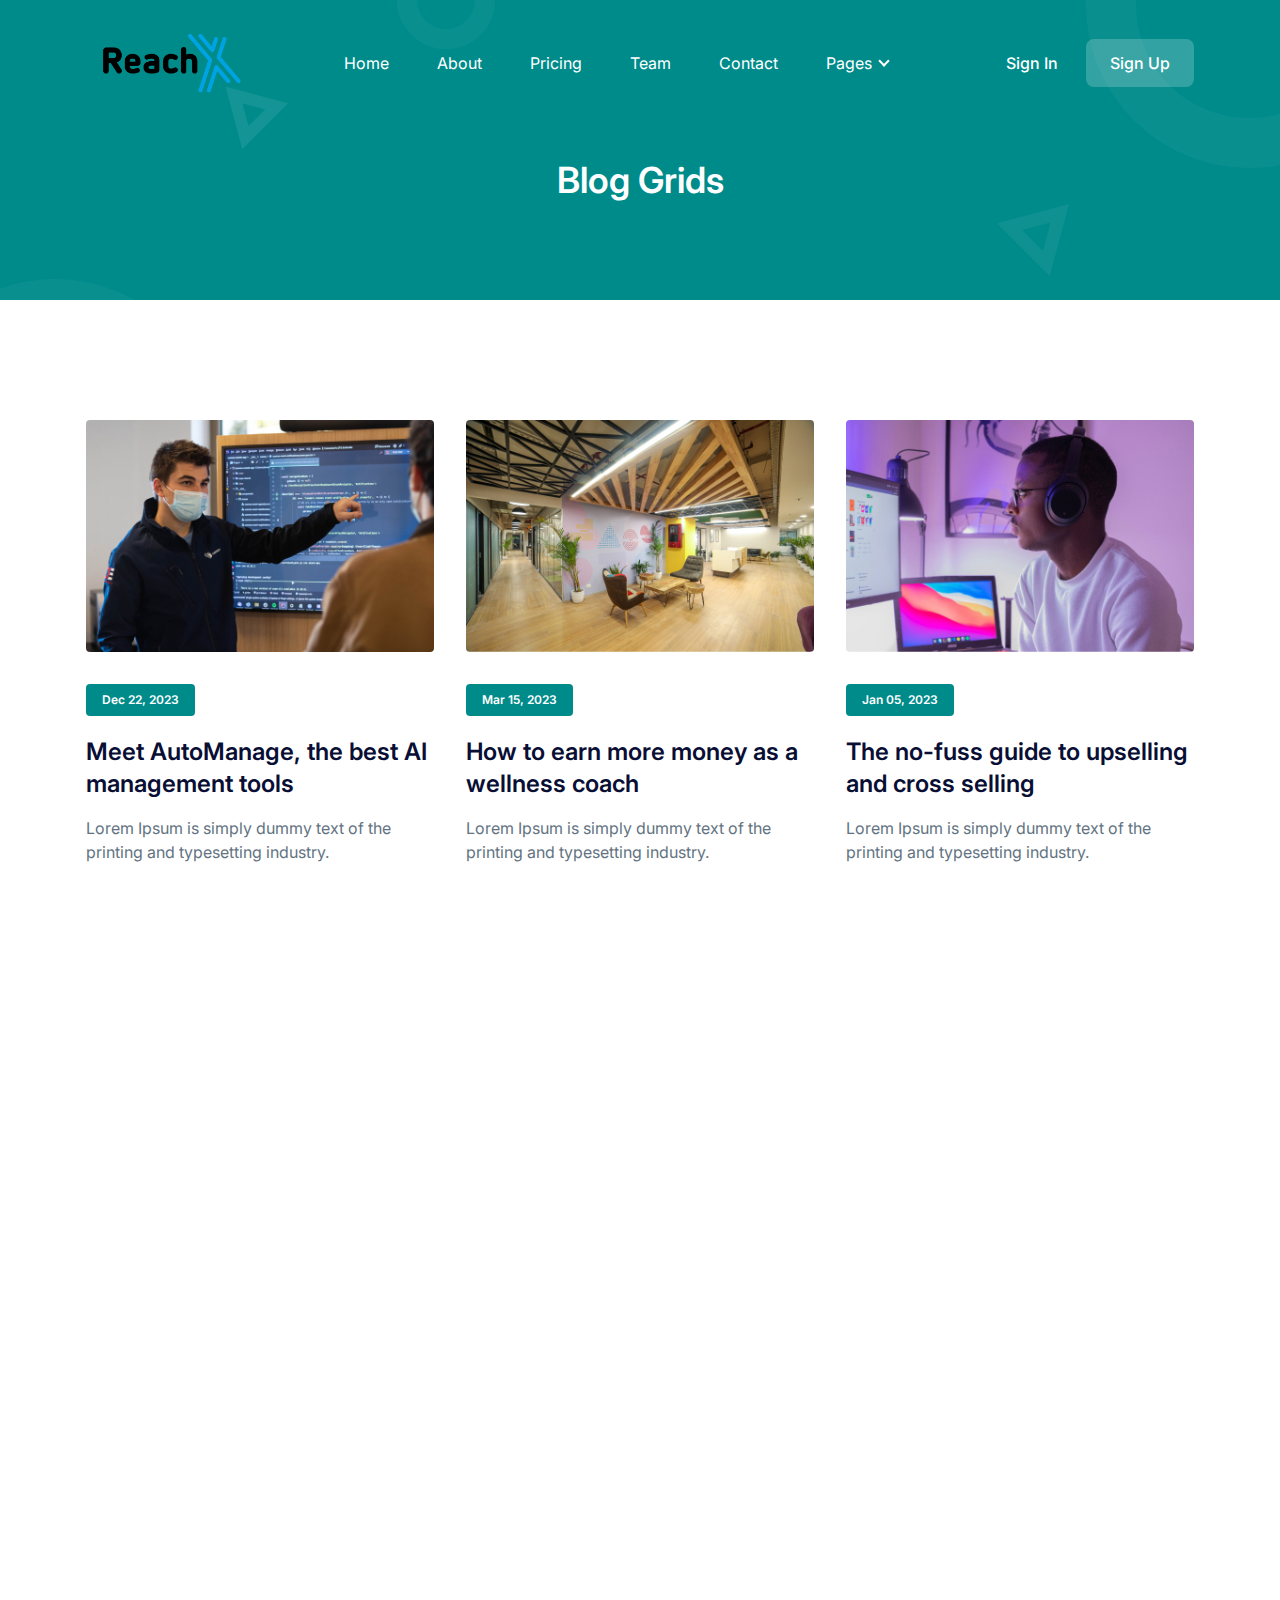
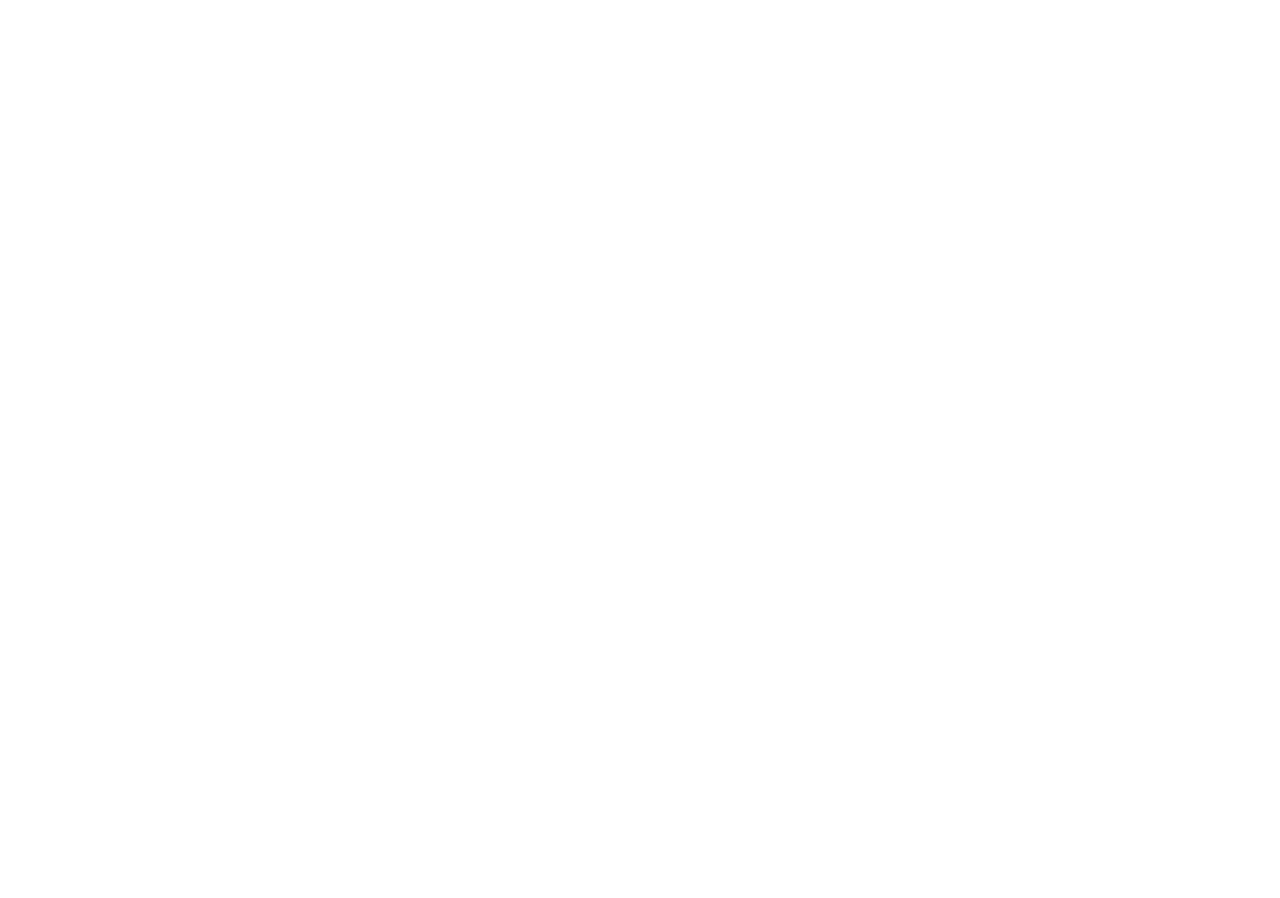
<file: blog-grids.html>
<!DOCTYPE html>
<html lang="en">
  <head>
    <meta charset="UTF-8" />
    <meta http-equiv="X-UA-Compatible" content="IE=edge" />
    <meta name="viewport" content="width=device-width, initial-scale=1.0" />
    <title>Blog Grids | Play Tailwind</title>
    <link
      rel="shortcut icon"
      href="assets/images/favicon.png"
      type="image/x-icon"
    />
    <link rel="stylesheet" href="assets/css/animate.css" />
    <link rel="stylesheet" href="assets/css/tailwind.css" />

    <!-- ==== WOW JS ==== -->
    <script src="assets/js/wow.min.js"></script>
    <script>
      new WOW().init();
    </script>
  </head>
  <body>
    <!-- ====== Navbar Section Start -->
    <div
      class="ud-header absolute top-0 left-0 z-40 flex w-full items-center bg-transparent"
    >
      <div class="container">
        <div class="relative -mx-4 flex items-center justify-between">
          <div class="w-60 max-w-full px-4">
            <a href="index.html" class="navbar-logo block w-full py-5">
              <img
                src="assets/images/logo/logo-white.png"
                alt="logo"
                class="header-logo w-full"
              />
            </a>
          </div>
          <div class="flex w-full items-center justify-between px-4">
            <div>
              <button
                id="navbarToggler"
                class="absolute right-4 top-1/2 block -translate-y-1/2 rounded-lg px-3 py-[6px] ring-primary focus:ring-2 lg:hidden"
              >
                <span
                  class="relative my-[6px] block h-[2px] w-[30px] bg-white"
                ></span>
                <span
                  class="relative my-[6px] block h-[2px] w-[30px] bg-white"
                ></span>
                <span
                  class="relative my-[6px] block h-[2px] w-[30px] bg-white"
                ></span>
              </button>
              <nav
                id="navbarCollapse"
                class="absolute right-4 top-full hidden w-full max-w-[250px] rounded-lg bg-white py-5 shadow-lg lg:static lg:block lg:w-full lg:max-w-full lg:bg-transparent lg:py-0 lg:px-4 lg:shadow-none xl:px-6"
              >
                <ul class="blcok lg:flex">
                  <li class="group relative">
                    <a
                      href="/#home"
                      class="ud-menu-scroll mx-8 flex py-2 text-base text-dark group-hover:text-primary lg:mr-0 lg:inline-flex lg:py-6 lg:px-0 lg:text-white lg:group-hover:text-white lg:group-hover:opacity-70"
                    >
                      Home
                    </a>
                  </li>
                  <li class="group relative">
                    <a
                      href="/#about"
                      class="ud-menu-scroll mx-8 flex py-2 text-base text-dark group-hover:text-primary lg:mr-0 lg:ml-7 lg:inline-flex lg:py-6 lg:px-0 lg:text-white lg:group-hover:text-white lg:group-hover:opacity-70 xl:ml-12"
                    >
                      About
                    </a>
                  </li>
                  <li class="group relative">
                    <a
                      href="/#pricing"
                      class="ud-menu-scroll mx-8 flex py-2 text-base text-dark group-hover:text-primary lg:mr-0 lg:ml-7 lg:inline-flex lg:py-6 lg:px-0 lg:text-white lg:group-hover:text-white lg:group-hover:opacity-70 xl:ml-12"
                    >
                      Pricing
                    </a>
                  </li>
                  <li class="group relative">
                    <a
                      href="/#team"
                      class="ud-menu-scroll mx-8 flex py-2 text-base text-dark group-hover:text-primary lg:mr-0 lg:ml-7 lg:inline-flex lg:py-6 lg:px-0 lg:text-white lg:group-hover:text-white lg:group-hover:opacity-70 xl:ml-12"
                    >
                      Team
                    </a>
                  </li>
                  <li class="group relative">
                    <a
                      href="/#contact"
                      class="ud-menu-scroll mx-8 flex py-2 text-base text-dark group-hover:text-primary lg:mr-0 lg:ml-7 lg:inline-flex lg:py-6 lg:px-0 lg:text-white lg:group-hover:text-white lg:group-hover:opacity-70 xl:ml-12"
                    >
                      Contact
                    </a>
                  </li>
                  <li class="submenu-item group relative">
                    <a
                      href="javascript:void(0)"
                      class="relative mx-8 flex py-2 text-base text-dark after:absolute after:right-1 after:top-1/2 after:mt-[-2px] after:h-2 after:w-2 after:-translate-y-1/2 after:rotate-45 after:border-b-2 after:border-r-2 after:border-current group-hover:text-primary lg:mr-0 lg:ml-8 lg:inline-flex lg:py-6 lg:pl-0 lg:pr-4 lg:text-white lg:after:right-0 lg:group-hover:text-white lg:group-hover:opacity-70 xl:ml-12"
                    >
                      Pages
                    </a>
                    <div
                      class="submenu relative top-full left-0 hidden w-[250px] rounded-sm bg-white p-4 transition-[top] duration-300 group-hover:opacity-100 lg:invisible lg:absolute lg:top-[110%] lg:block lg:opacity-0 lg:shadow-lg lg:group-hover:visible lg:group-hover:top-full"
                    >
                      <a
                        href="about.html"
                        class="block rounded py-[10px] px-4 text-sm text-body-color hover:text-primary"
                      >
                        About Page
                      </a>
                      <a
                        href="pricing.html"
                        class="block rounded py-[10px] px-4 text-sm text-body-color hover:text-primary"
                      >
                        Pricing Page
                      </a>
                      <a
                        href="contact.html"
                        class="block rounded py-[10px] px-4 text-sm text-body-color hover:text-primary"
                      >
                        Contact Page
                      </a>
                      <a
                        href="blog-grids.html"
                        class="block rounded py-[10px] px-4 text-sm text-body-color hover:text-primary"
                      >
                        Blog Grid Page
                      </a>
                      <a
                        href="blog-details.html"
                        class="block rounded py-[10px] px-4 text-sm text-body-color hover:text-primary"
                      >
                        Blog Details Page
                      </a>
                      <a
                        href="signup.html"
                        class="block rounded py-[10px] px-4 text-sm text-body-color hover:text-primary"
                      >
                        Sign Up Page
                      </a>
                      <a
                        href="signin.html"
                        class="block rounded py-[10px] px-4 text-sm text-body-color hover:text-primary"
                      >
                        Sign In Page
                      </a>
                      <a
                        href="404.html"
                        class="block rounded py-[10px] px-4 text-sm text-body-color hover:text-primary"
                      >
                        404 Page
                      </a>
                    </div>
                  </li>
                </ul>
              </nav>
            </div>
            <div class="hidden justify-end pr-16 sm:flex lg:pr-0">
              <a
                href="signin.html"
                class="loginBtn py-3 px-7 text-base font-medium text-white hover:opacity-70"
              >
                Sign In
              </a>
              <a
                href="signup.html"
                class="signUpBtn rounded-lg bg-white bg-opacity-20 py-3 px-6 text-base font-medium text-white duration-300 ease-in-out hover:bg-opacity-100 hover:text-dark"
              >
                Sign Up
              </a>
            </div>
          </div>
        </div>
      </div>
    </div>
    <!-- ====== Navbar Section End -->

    <!-- ====== Banner Section Start -->
    <div
      class="relative z-10 overflow-hidden bg-primary pt-[120px] pb-[100px] md:pt-[130px] lg:pt-[160px]"
    >
      <div class="container">
        <div class="-mx-4 flex flex-wrap items-center">
          <div class="w-full px-4">
            <div class="text-center">
              <h1 class="text-4xl font-semibold text-white">Blog Grids</h1>
            </div>
          </div>
        </div>
      </div>
      <div>
        <span class="absolute top-0 left-0 z-[-1]">
          <svg
            width="495"
            height="470"
            viewBox="0 0 495 470"
            fill="none"
            xmlns="http://www.w3.org/2000/svg"
          >
            <circle
              cx="55"
              cy="442"
              r="138"
              stroke="white"
              stroke-opacity="0.04"
              stroke-width="50"
            />
            <circle
              cx="446"
              r="39"
              stroke="white"
              stroke-opacity="0.04"
              stroke-width="20"
            />
            <path
              d="M245.406 137.609L233.985 94.9852L276.609 106.406L245.406 137.609Z"
              stroke="white"
              stroke-opacity="0.08"
              stroke-width="12"
            />
          </svg>
        </span>
        <span class="absolute top-0 right-0 z-[-1]">
          <svg
            width="493"
            height="470"
            viewBox="0 0 493 470"
            fill="none"
            xmlns="http://www.w3.org/2000/svg"
          >
            <circle
              cx="462"
              cy="5"
              r="138"
              stroke="white"
              stroke-opacity="0.04"
              stroke-width="50"
            />
            <circle
              cx="49"
              cy="470"
              r="39"
              stroke="white"
              stroke-opacity="0.04"
              stroke-width="20"
            />
            <path
              d="M222.393 226.701L272.808 213.192L259.299 263.607L222.393 226.701Z"
              stroke="white"
              stroke-opacity="0.06"
              stroke-width="13"
            />
          </svg>
        </span>
      </div>
    </div>
    <!-- ====== Banner Section End -->

    <!-- ====== Blog Section Start -->
    <section class="pt-20 pb-10 lg:pt-[120px] lg:pb-20">
      <div class="container">
        <div class="-mx-4 flex flex-wrap">
          <div class="w-full px-4 md:w-1/2 lg:w-1/3">
            <div class="wow fadeInUp group mb-10" data-wow-delay=".1s">
              <div class="mb-8 overflow-hidden rounded">
                <a href="blog-details.html" class="block">
                  <img
                    src="assets/images/blog/blog-01.jpg"
                    alt="image"
                    class="w-full transition group-hover:rotate-6 group-hover:scale-125"
                  />
                </a>
              </div>
              <div>
                <span
                  class="mb-5 inline-block rounded bg-primary py-1 px-4 text-center text-xs font-semibold leading-loose text-white"
                >
                  Dec 22, 2023
                </span>
                <h3>
                  <a
                    href="blog-details.html"
                    class="mb-4 inline-block text-xl font-semibold text-dark hover:text-primary sm:text-2xl lg:text-xl xl:text-2xl"
                  >
                    Meet AutoManage, the best AI management tools
                  </a>
                </h3>
                <p class="text-base text-body-color">
                  Lorem Ipsum is simply dummy text of the printing and
                  typesetting industry.
                </p>
              </div>
            </div>
          </div>
          <div class="w-full px-4 md:w-1/2 lg:w-1/3">
            <div class="wow fadeInUp group mb-10" data-wow-delay=".15s">
              <div class="mb-8 overflow-hidden rounded">
                <a href="blog-details.html" class="block">
                  <img
                    src="assets/images/blog/blog-02.jpg"
                    alt="image"
                    class="w-full transition group-hover:rotate-6 group-hover:scale-125"
                  />
                </a>
              </div>
              <div>
                <span
                  class="mb-5 inline-block rounded bg-primary py-1 px-4 text-center text-xs font-semibold leading-loose text-white"
                >
                  Mar 15, 2023
                </span>
                <h3>
                  <a
                    href="blog-details.html"
                    class="mb-4 inline-block text-xl font-semibold text-dark hover:text-primary sm:text-2xl lg:text-xl xl:text-2xl"
                  >
                    How to earn more money as a wellness coach
                  </a>
                </h3>
                <p class="text-base text-body-color">
                  Lorem Ipsum is simply dummy text of the printing and
                  typesetting industry.
                </p>
              </div>
            </div>
          </div>
          <div class="w-full px-4 md:w-1/2 lg:w-1/3">
            <div class="wow fadeInUp group mb-10" data-wow-delay=".2s">
              <div class="mb-8 overflow-hidden rounded">
                <a href="blog-details.html" class="block">
                  <img
                    src="assets/images/blog/blog-03.jpg"
                    alt="image"
                    class="w-full transition group-hover:rotate-6 group-hover:scale-125"
                  />
                </a>
              </div>
              <div>
                <span
                  class="mb-5 inline-block rounded bg-primary py-1 px-4 text-center text-xs font-semibold leading-loose text-white"
                >
                  Jan 05, 2023
                </span>
                <h3>
                  <a
                    href="blog-details.html"
                    class="mb-4 inline-block text-xl font-semibold text-dark hover:text-primary sm:text-2xl lg:text-xl xl:text-2xl"
                  >
                    The no-fuss guide to upselling and cross selling
                  </a>
                </h3>
                <p class="text-base text-body-color">
                  Lorem Ipsum is simply dummy text of the printing and
                  typesetting industry.
                </p>
              </div>
            </div>
          </div>
          <div class="w-full px-4 md:w-1/2 lg:w-1/3">
            <div class="wow fadeInUp group mb-10" data-wow-delay=".1s">
              <div class="mb-8 overflow-hidden rounded">
                <a href="blog-details.html" class="block">
                  <img
                    src="assets/images/blog/blog-02.jpg"
                    alt="image"
                    class="w-full transition group-hover:rotate-6 group-hover:scale-125"
                  />
                </a>
              </div>
              <div>
                <span
                  class="mb-5 inline-block rounded bg-primary py-1 px-4 text-center text-xs font-semibold leading-loose text-white"
                >
                  Mar 15, 2023
                </span>
                <h3>
                  <a
                    href="blog-details.html"
                    class="mb-4 inline-block text-xl font-semibold text-dark hover:text-primary sm:text-2xl lg:text-xl xl:text-2xl"
                  >
                    How to earn more money as a wellness coach
                  </a>
                </h3>
                <p class="text-base text-body-color">
                  Lorem Ipsum is simply dummy text of the printing and
                  typesetting industry.
                </p>
              </div>
            </div>
          </div>
          <div class="w-full px-4 md:w-1/2 lg:w-1/3">
            <div class="wow fadeInUp group mb-10" data-wow-delay=".15s">
              <div class="mb-8 overflow-hidden rounded">
                <a href="blog-details.html" class="block">
                  <img
                    src="assets/images/blog/blog-03.jpg"
                    alt="image"
                    class="w-full transition group-hover:rotate-6 group-hover:scale-125"
                  />
                </a>
              </div>
              <div>
                <span
                  class="mb-5 inline-block rounded bg-primary py-1 px-4 text-center text-xs font-semibold leading-loose text-white"
                >
                  Jan 05, 2023
                </span>
                <h3>
                  <a
                    href="blog-details.html"
                    class="mb-4 inline-block text-xl font-semibold text-dark hover:text-primary sm:text-2xl lg:text-xl xl:text-2xl"
                  >
                    The no-fuss guide to upselling and cross selling
                  </a>
                </h3>
                <p class="text-base text-body-color">
                  Lorem Ipsum is simply dummy text of the printing and
                  typesetting industry.
                </p>
              </div>
            </div>
          </div>
          <div class="w-full px-4 md:w-1/2 lg:w-1/3">
            <div class="wow fadeInUp group mb-10" data-wow-delay=".2s">
              <div class="mb-8 overflow-hidden rounded">
                <a href="blog-details.html" class="block">
                  <img
                    src="assets/images/blog/blog-01.jpg"
                    alt="image"
                    class="w-full transition group-hover:rotate-6 group-hover:scale-125"
                  />
                </a>
              </div>
              <div>
                <span
                  class="mb-5 inline-block rounded bg-primary py-1 px-4 text-center text-xs font-semibold leading-loose text-white"
                >
                  Dec 22, 2023
                </span>
                <h3>
                  <a
                    href="blog-details.html"
                    class="mb-4 inline-block text-xl font-semibold text-dark hover:text-primary sm:text-2xl lg:text-xl xl:text-2xl"
                  >
                    Meet AutoManage, the best AI management tools
                  </a>
                </h3>
                <p class="text-base text-body-color">
                  Lorem Ipsum is simply dummy text of the printing and
                  typesetting industry.
                </p>
              </div>
            </div>
          </div>
          <div class="w-full px-4 md:w-1/2 lg:w-1/3">
            <div class="wow fadeInUp group mb-10" data-wow-delay=".1s">
              <div class="mb-8 overflow-hidden rounded">
                <a href="blog-details.html" class="block">
                  <img
                    src="assets/images/blog/blog-01.jpg"
                    alt="image"
                    class="w-full transition group-hover:rotate-6 group-hover:scale-125"
                  />
                </a>
              </div>
              <div>
                <span
                  class="mb-5 inline-block rounded bg-primary py-1 px-4 text-center text-xs font-semibold leading-loose text-white"
                >
                  Dec 22, 2023
                </span>
                <h3>
                  <a
                    href="blog-details.html"
                    class="mb-4 inline-block text-xl font-semibold text-dark hover:text-primary sm:text-2xl lg:text-xl xl:text-2xl"
                  >
                    Meet AutoManage, the best AI management tools
                  </a>
                </h3>
                <p class="text-base text-body-color">
                  Lorem Ipsum is simply dummy text of the printing and
                  typesetting industry.
                </p>
              </div>
            </div>
          </div>
          <div class="w-full px-4 md:w-1/2 lg:w-1/3">
            <div class="wow fadeInUp group mb-10" data-wow-delay=".15s">
              <div class="mb-8 overflow-hidden rounded">
                <a href="blog-details.html" class="block">
                  <img
                    src="assets/images/blog/blog-02.jpg"
                    alt="image"
                    class="w-full transition group-hover:rotate-6 group-hover:scale-125"
                  />
                </a>
              </div>
              <div>
                <span
                  class="mb-5 inline-block rounded bg-primary py-1 px-4 text-center text-xs font-semibold leading-loose text-white"
                >
                  Mar 15, 2023
                </span>
                <h3>
                  <a
                    href="blog-details.html"
                    class="mb-4 inline-block text-xl font-semibold text-dark hover:text-primary sm:text-2xl lg:text-xl xl:text-2xl"
                  >
                    How to earn more money as a wellness coach
                  </a>
                </h3>
                <p class="text-base text-body-color">
                  Lorem Ipsum is simply dummy text of the printing and
                  typesetting industry.
                </p>
              </div>
            </div>
          </div>
          <div class="w-full px-4 md:w-1/2 lg:w-1/3">
            <div class="wow fadeInUp group mb-10" data-wow-delay=".2s">
              <div class="mb-8 overflow-hidden rounded">
                <a href="blog-details.html" class="block">
                  <img
                    src="assets/images/blog/blog-03.jpg"
                    alt="image"
                    class="w-full transition group-hover:rotate-6 group-hover:scale-125"
                  />
                </a>
              </div>
              <div>
                <span
                  class="mb-5 inline-block rounded bg-primary py-1 px-4 text-center text-xs font-semibold leading-loose text-white"
                >
                  Jan 05, 2023
                </span>
                <h3>
                  <a
                    href="blog-details.html"
                    class="mb-4 inline-block text-xl font-semibold text-dark hover:text-primary sm:text-2xl lg:text-xl xl:text-2xl"
                  >
                    The no-fuss guide to upselling and cross selling
                  </a>
                </h3>
                <p class="text-base text-body-color">
                  Lorem Ipsum is simply dummy text of the printing and
                  typesetting industry.
                </p>
              </div>
            </div>
          </div>
        </div>
      </div>
    </section>
    <!-- ====== Blog Section End -->

    <!-- ====== Footer Section Start -->
    <footer
      class="wow fadeInUp relative z-10 bg-black pt-20 lg:pt-[120px]"
      data-wow-delay=".15s"
    >
      <div class="container">
        <div class="-mx-4 flex flex-wrap">
          <div class="w-full px-4 sm:w-1/2 md:w-1/2 lg:w-4/12 xl:w-3/12">
            <div class="mb-10 w-full">
              <a
                href="javascript:void(0)"
                class="mb-6 inline-block max-w-[160px]"
              >
                <img
                  src="assets/images/logo/logo-white.png"
                  alt="logo"
                  class="max-w-full"
                />
              </a>
              <p class="mb-7 text-base text-[#f3f4fe]">
                We create digital experiences for brands and companies by using
                technology.
              </p>
              <div class="-mx-3 flex items-center">
                <a
                  href="javascript:void(0)"
                  class="px-3 text-[#dddddd] hover:text-white"
                >
                  <svg
                    width="10"
                    height="18"
                    viewBox="0 0 10 18"
                    class="fill-current"
                  >
                    <path
                      d="M9.00007 6.82105H7.50006H6.96434V6.27097V4.56571V4.01562H7.50006H8.62507C8.91971 4.01562 9.16078 3.79559 9.16078 3.46554V0.550085C9.16078 0.247538 8.9465 0 8.62507 0H6.66969C4.55361 0 3.08038 1.54024 3.08038 3.82309V6.21596V6.76605H2.54466H0.72322C0.348217 6.76605 0 7.06859 0 7.50866V9.48897C0 9.87402 0.294645 10.2316 0.72322 10.2316H2.49109H3.02681V10.7817V16.31C3.02681 16.6951 3.32145 17.0526 3.75003 17.0526H6.26791C6.42862 17.0526 6.56255 16.9701 6.66969 16.8601C6.77684 16.7501 6.8572 16.5576 6.8572 16.3925V10.8092V10.2591H7.4197H8.62507C8.97328 10.2591 9.24114 10.0391 9.29471 9.709V9.6815V9.65399L9.66972 7.7562C9.6965 7.56367 9.66972 7.34363 9.509 7.1236C9.45543 6.98608 9.21436 6.84856 9.00007 6.82105Z"
                    />
                  </svg>
                </a>
                <a
                  href="javascript:void(0)"
                  class="px-3 text-[#dddddd] hover:text-white"
                >
                  <svg
                    width="19"
                    height="15"
                    viewBox="0 0 19 15"
                    class="fill-current"
                  >
                    <path
                      d="M16.2622 3.17878L17.33 1.93293C17.6391 1.59551 17.7234 1.33595 17.7515 1.20618C16.9085 1.67337 16.1217 1.82911 15.6159 1.82911H15.4192L15.3068 1.72528C14.6324 1.18022 13.7894 0.894714 12.8902 0.894714C10.9233 0.894714 9.37779 2.40012 9.37779 4.13913C9.37779 4.24295 9.37779 4.39868 9.40589 4.5025L9.49019 5.02161L8.90009 4.99565C5.30334 4.89183 2.35288 2.03675 1.87518 1.5436C1.08839 2.84136 1.53799 4.08722 2.01568 4.86587L2.97107 6.31937L1.45369 5.54071C1.48179 6.63084 1.93138 7.48736 2.80247 8.11029L3.56116 8.62939L2.80247 8.9149C3.28017 10.2386 4.34795 10.7837 5.13474 10.9913L6.17443 11.2509L5.19094 11.8738C3.61736 12.912 1.65039 12.8342 0.779297 12.7563C2.54957 13.8983 4.65705 14.1579 6.11823 14.1579C7.21412 14.1579 8.02901 14.0541 8.2257 13.9762C16.0936 12.2631 16.4589 5.77431 16.4589 4.47655V4.29486L16.6275 4.19104C17.5829 3.36047 17.9763 2.91923 18.2011 2.65967C18.1168 2.68563 18.0044 2.73754 17.892 2.7635L16.2622 3.17878Z"
                    />
                  </svg>
                </a>
                <a
                  href="javascript:void(0)"
                  class="px-3 text-[#dddddd] hover:text-white"
                >
                  <svg
                    width="18"
                    height="18"
                    viewBox="0 0 18 18"
                    class="fill-current"
                  >
                    <path
                      d="M8.91688 12.4995C10.6918 12.4995 12.1306 11.0911 12.1306 9.35385C12.1306 7.61655 10.6918 6.20819 8.91688 6.20819C7.14197 6.20819 5.70312 7.61655 5.70312 9.35385C5.70312 11.0911 7.14197 12.4995 8.91688 12.4995Z"
                    />
                    <path
                      d="M12.4078 0.947388H5.37075C2.57257 0.947388 0.300781 3.17104 0.300781 5.90993V12.7436C0.300781 15.5367 2.57257 17.7604 5.37075 17.7604H12.3524C15.2059 17.7604 17.4777 15.5367 17.4777 12.7978V5.90993C17.4777 3.17104 15.2059 0.947388 12.4078 0.947388ZM8.91696 13.4758C6.56206 13.4758 4.70584 11.6047 4.70584 9.35389C4.70584 7.10312 6.58976 5.23199 8.91696 5.23199C11.2165 5.23199 13.1004 7.10312 13.1004 9.35389C13.1004 11.6047 11.2442 13.4758 8.91696 13.4758ZM14.735 5.61164C14.4579 5.90993 14.0423 6.07264 13.5714 6.07264C13.1558 6.07264 12.7402 5.90993 12.4078 5.61164C12.103 5.31334 11.9368 4.9337 11.9368 4.47269C11.9368 4.01169 12.103 3.65916 12.4078 3.33375C12.7125 3.00834 13.1004 2.84563 13.5714 2.84563C13.9869 2.84563 14.4302 3.00834 14.735 3.30663C15.012 3.65916 15.2059 4.06593 15.2059 4.49981C15.1782 4.9337 15.012 5.31334 14.735 5.61164Z"
                    />
                    <path
                      d="M13.5985 3.82184C13.2383 3.82184 12.9336 4.12013 12.9336 4.47266C12.9336 4.82519 13.2383 5.12349 13.5985 5.12349C13.9587 5.12349 14.2634 4.82519 14.2634 4.47266C14.2634 4.12013 13.9864 3.82184 13.5985 3.82184Z"
                    />
                  </svg>
                </a>
                <a
                  href="javascript:void(0)"
                  class="px-3 text-[#dddddd] hover:text-white"
                >
                  <svg
                    width="18"
                    height="18"
                    viewBox="0 0 18 18"
                    class="fill-current"
                  >
                    <path
                      d="M16.7821 0.947388H1.84847C1.14272 0.947388 0.578125 1.49747 0.578125 2.18508V16.7623C0.578125 17.4224 1.14272 18 1.84847 18H16.7257C17.4314 18 17.996 17.4499 17.996 16.7623V2.15757C18.0525 1.49747 17.4879 0.947388 16.7821 0.947388ZM5.7442 15.4421H3.17528V7.32837H5.7442V15.4421ZM4.44563 6.2007C3.59873 6.2007 2.94944 5.5406 2.94944 4.74297C2.94944 3.94535 3.62696 3.28525 4.44563 3.28525C5.26429 3.28525 5.94181 3.94535 5.94181 4.74297C5.94181 5.5406 5.32075 6.2007 4.44563 6.2007ZM15.4835 15.4421H12.9146V11.509C12.9146 10.5739 12.8864 9.33618 11.5596 9.33618C10.2045 9.33618 10.0069 10.3813 10.0069 11.4265V15.4421H7.438V7.32837H9.95046V8.45605H9.9787C10.3457 7.79594 11.1644 7.13584 12.4347 7.13584C15.0601 7.13584 15.54 8.7861 15.54 11.0414V15.4421H15.4835Z"
                    />
                  </svg>
                </a>
              </div>
            </div>
          </div>
          <div class="w-full px-4 sm:w-1/2 md:w-1/2 lg:w-2/12 xl:w-2/12">
            <div class="mb-10 w-full">
              <h4 class="mb-9 text-lg font-semibold text-white">About Us</h4>
              <ul>
                <li>
                  <a
                    href="javascript:void(0)"
                    class="mb-2 inline-block text-base leading-loose text-[#f3f4fe] hover:text-primary"
                  >
                    Home
                  </a>
                </li>
                <li>
                  <a
                    href="javascript:void(0)"
                    class="mb-2 inline-block text-base leading-loose text-[#f3f4fe] hover:text-primary"
                  >
                    Features
                  </a>
                </li>
                <li>
                  <a
                    href="javascript:void(0)"
                    class="mb-2 inline-block text-base leading-loose text-[#f3f4fe] hover:text-primary"
                  >
                    About
                  </a>
                </li>
                <li>
                  <a
                    href="javascript:void(0)"
                    class="mb-2 inline-block text-base leading-loose text-[#f3f4fe] hover:text-primary"
                  >
                    Testimonial
                  </a>
                </li>
              </ul>
            </div>
          </div>
          <div class="w-full px-4 sm:w-1/2 md:w-1/2 lg:w-3/12 xl:w-2/12">
            <div class="mb-10 w-full">
              <h4 class="mb-9 text-lg font-semibold text-white">Features</h4>
              <ul>
                <li>
                  <a
                    href="javascript:void(0)"
                    class="mb-2 inline-block text-base leading-loose text-[#f3f4fe] hover:text-primary"
                  >
                    How it works
                  </a>
                </li>
                <li>
                  <a
                    href="javascript:void(0)"
                    class="mb-2 inline-block text-base leading-loose text-[#f3f4fe] hover:text-primary"
                  >
                    Privacy policy
                  </a>
                </li>
                <li>
                  <a
                    href="javascript:void(0)"
                    class="mb-2 inline-block text-base leading-loose text-[#f3f4fe] hover:text-primary"
                  >
                    Terms of Service
                  </a>
                </li>
                <li>
                  <a
                    href="javascript:void(0)"
                    class="mb-2 inline-block text-base leading-loose text-[#f3f4fe] hover:text-primary"
                  >
                    Refund policy
                  </a>
                </li>
              </ul>
            </div>
          </div>
          <div class="w-full px-4 sm:w-1/2 md:w-1/2 lg:w-3/12 xl:w-2/12">
            <div class="mb-10 w-full">
              <h4 class="mb-9 text-lg font-semibold text-white">
                Our Products
              </h4>
              <ul>
                <li>
                  <a
                    href="javascript:void(0)"
                    class="mb-2 inline-block text-base leading-loose text-[#f3f4fe] hover:text-primary"
                  >
                    LineIcons
                  </a>
                </li>
                <li>
                  <a
                    href="javascript:void(0)"
                    class="mb-2 inline-block text-base leading-loose text-[#f3f4fe] hover:text-primary"
                  >
                    Ecommerce HTML
                  </a>
                </li>
                <li>
                  <a
                    href="javascript:void(0)"
                    class="mb-2 inline-block text-base leading-loose text-[#f3f4fe] hover:text-primary"
                  >
                    Ayro UI
                  </a>
                </li>
                <li>
                  <a
                    href="javascript:void(0)"
                    class="mb-2 inline-block text-base leading-loose text-[#f3f4fe] hover:text-primary"
                  >
                    PlainAdmin
                  </a>
                </li>
              </ul>
            </div>
          </div>
          <div class="w-full px-4 md:w-2/3 lg:w-6/12 xl:w-3/12">
            <div class="mb-10 w-full">
              <h4 class="mb-9 text-lg font-semibold text-white">Partners</h4>
              <ul class="flex flex-wrap items-center">
                <li>
                  <a
                    href="https://tailgrids.com"
                    rel="nofollow noopner"
                    target="_blank"
                    class="mb-6 mr-5 block max-w-[120px] xl:max-w-[100px] 2xl:max-w-[120px]"
                  >
                    <img
                      src="assets/images/footer/brands/tailgrids.svg"
                      alt="tailgrids"
                    />
                  </a>
                </li>
                <li>
                  <a
                    href="https://ayroui.com"
                    rel="nofollow noopner"
                    target="_blank"
                    class="mb-6 mr-5 block max-w-[120px] xl:max-w-[100px] 2xl:max-w-[120px]"
                  >
                    <img
                      src="assets/images/footer/brands/ayroui.svg"
                      alt="ayroui"
                    />
                  </a>
                </li>
                <li>
                  <a
                    href="https://ecommercehtml.com"
                    rel="nofollow noopner"
                    target="_blank"
                    class="mb-6 mr-5 block max-w-[120px] xl:max-w-[100px] 2xl:max-w-[120px]"
                  >
                    <img
                      src="assets/images/footer/brands/ecommerce-html.svg"
                      alt="ecommerce-html"
                    />
                  </a>
                </li>
                <li>
                  <a
                    href="https://graygrids.com"
                    rel="nofollow noopner"
                    target="_blank"
                    class="mb-6 mr-5 block max-w-[120px] xl:max-w-[100px] 2xl:max-w-[120px]"
                  >
                    <img
                      src="assets/images/footer/brands/graygrids.svg"
                      alt="graygrids"
                    />
                  </a>
                </li>
                <li>
                  <a
                    href="https://lineicons.com"
                    rel="nofollow noopner"
                    target="_blank"
                    class="mb-6 mr-5 block max-w-[120px] xl:max-w-[100px] 2xl:max-w-[120px]"
                  >
                    <img
                      src="assets/images/footer/brands/lineicons.svg"
                      alt="lineicons"
                    />
                  </a>
                </li>
                <li>
                  <a
                    href="https://uideck.com"
                    rel="nofollow noopner"
                    target="_blank"
                    class="mb-6 mr-5 block max-w-[120px] xl:max-w-[100px] 2xl:max-w-[120px]"
                  >
                    <img
                      src="assets/images/footer/brands/uideck.svg"
                      alt="uideck"
                    />
                  </a>
                </li>
              </ul>
            </div>
          </div>
        </div>
      </div>

      <div class="mt-12 border-t border-opacity-40 py-8 lg:mt-[60px]">
        <div class="container">
          <div class="-mx-4 flex flex-wrap">
            <div class="w-full px-4 md:w-2/3 lg:w-1/2">
              <div class="my-1">
                <div
                  class="-mx-3 flex items-center justify-center md:justify-start"
                >
                  <a
                    href="javascript:void(0)"
                    class="px-3 text-base text-[#f3f4fe] hover:text-primary"
                  >
                    Privacy policy
                  </a>
                  <a
                    href="javascript:void(0)"
                    class="px-3 text-base text-[#f3f4fe] hover:text-primary"
                  >
                    Legal notice
                  </a>
                  <a
                    href="javascript:void(0)"
                    class="px-3 text-base text-[#f3f4fe] hover:text-primary"
                  >
                    Terms of service
                  </a>
                </div>
              </div>
            </div>
            <div class="w-full px-4 md:w-1/3 lg:w-1/2">
              <div class="my-1 flex justify-center md:justify-end">
                <p class="text-base text-[#f3f4fe]">
                  Designed and Developed by
                  <a
                    href="https://tailgrids.com"
                    rel="nofollow noopner"
                    target="_blank"
                    class="text-primary hover:underline"
                  >
                  ReachX
                  </a>
                </p>
              </div>
            </div>
          </div>
        </div>
      </div>

      <div>
        <span class="absolute left-0 top-0 z-[-1]">
          <img src="assets/images/footer/shape-1.svg" alt="" />
        </span>

        <span class="absolute bottom-0 right-0 z-[-1]">
          <img src="assets/images/footer/shape-3.svg" alt="" />
        </span>

        <span class="absolute top-0 right-0 z-[-1]">
          <svg
            width="102"
            height="102"
            viewBox="0 0 102 102"
            fill="none"
            xmlns="http://www.w3.org/2000/svg"
          >
            <path
              d="M1.8667 33.1956C2.89765 33.1956 3.7334 34.0318 3.7334 35.0633C3.7334 36.0947 2.89765 36.9309 1.8667 36.9309C0.835744 36.9309 4.50645e-08 36.0947 0 35.0633C-4.50645e-08 34.0318 0.835744 33.1956 1.8667 33.1956Z"
              fill="white"
              fill-opacity="0.08"
            ></path>
            <path
              d="M18.2939 33.1956C19.3249 33.1956 20.1606 34.0318 20.1606 35.0633C20.1606 36.0947 19.3249 36.9309 18.2939 36.9309C17.263 36.9309 16.4272 36.0947 16.4272 35.0633C16.4272 34.0318 17.263 33.1956 18.2939 33.1956Z"
              fill="white"
              fill-opacity="0.08"
            ></path>
            <path
              d="M34.7209 33.195C35.7519 33.195 36.5876 34.0311 36.5876 35.0626C36.5876 36.0941 35.7519 36.9303 34.7209 36.9303C33.69 36.9303 32.8542 36.0941 32.8542 35.0626C32.8542 34.0311 33.69 33.195 34.7209 33.195Z"
              fill="white"
              fill-opacity="0.08"
            ></path>
            <path
              d="M50.9341 33.195C51.965 33.195 52.8008 34.0311 52.8008 35.0626C52.8008 36.0941 51.965 36.9303 50.9341 36.9303C49.9031 36.9303 49.0674 36.0941 49.0674 35.0626C49.0674 34.0311 49.9031 33.195 50.9341 33.195Z"
              fill="white"
              fill-opacity="0.08"
            ></path>
            <path
              d="M1.8667 16.7605C2.89765 16.7605 3.7334 17.5966 3.7334 18.6281C3.7334 19.6596 2.89765 20.4957 1.8667 20.4957C0.835744 20.4957 4.50645e-08 19.6596 0 18.6281C-4.50645e-08 17.5966 0.835744 16.7605 1.8667 16.7605Z"
              fill="white"
              fill-opacity="0.08"
            ></path>
            <path
              d="M18.2939 16.7605C19.3249 16.7605 20.1606 17.5966 20.1606 18.6281C20.1606 19.6596 19.3249 20.4957 18.2939 20.4957C17.263 20.4957 16.4272 19.6596 16.4272 18.6281C16.4272 17.5966 17.263 16.7605 18.2939 16.7605Z"
              fill="white"
              fill-opacity="0.08"
            ></path>
            <path
              d="M34.7209 16.7605C35.7519 16.7605 36.5876 17.5966 36.5876 18.6281C36.5876 19.6596 35.7519 20.4957 34.7209 20.4957C33.69 20.4957 32.8542 19.6596 32.8542 18.6281C32.8542 17.5966 33.69 16.7605 34.7209 16.7605Z"
              fill="white"
              fill-opacity="0.08"
            ></path>
            <path
              d="M50.9341 16.7605C51.965 16.7605 52.8008 17.5966 52.8008 18.6281C52.8008 19.6596 51.965 20.4957 50.9341 20.4957C49.9031 20.4957 49.0674 19.6596 49.0674 18.6281C49.0674 17.5966 49.9031 16.7605 50.9341 16.7605Z"
              fill="white"
              fill-opacity="0.08"
            ></path>
            <path
              d="M1.8667 0.324951C2.89765 0.324951 3.7334 1.16115 3.7334 2.19261C3.7334 3.22408 2.89765 4.06024 1.8667 4.06024C0.835744 4.06024 4.50645e-08 3.22408 0 2.19261C-4.50645e-08 1.16115 0.835744 0.324951 1.8667 0.324951Z"
              fill="white"
              fill-opacity="0.08"
            ></path>
            <path
              d="M18.2939 0.324951C19.3249 0.324951 20.1606 1.16115 20.1606 2.19261C20.1606 3.22408 19.3249 4.06024 18.2939 4.06024C17.263 4.06024 16.4272 3.22408 16.4272 2.19261C16.4272 1.16115 17.263 0.324951 18.2939 0.324951Z"
              fill="white"
              fill-opacity="0.08"
            ></path>
            <path
              d="M34.7209 0.325302C35.7519 0.325302 36.5876 1.16147 36.5876 2.19293C36.5876 3.2244 35.7519 4.06056 34.7209 4.06056C33.69 4.06056 32.8542 3.2244 32.8542 2.19293C32.8542 1.16147 33.69 0.325302 34.7209 0.325302Z"
              fill="white"
              fill-opacity="0.08"
            ></path>
            <path
              d="M50.9341 0.325302C51.965 0.325302 52.8008 1.16147 52.8008 2.19293C52.8008 3.2244 51.965 4.06056 50.9341 4.06056C49.9031 4.06056 49.0674 3.2244 49.0674 2.19293C49.0674 1.16147 49.9031 0.325302 50.9341 0.325302Z"
              fill="white"
              fill-opacity="0.08"
            ></path>
            <path
              d="M66.9037 33.1956C67.9346 33.1956 68.7704 34.0318 68.7704 35.0633C68.7704 36.0947 67.9346 36.9309 66.9037 36.9309C65.8727 36.9309 65.037 36.0947 65.037 35.0633C65.037 34.0318 65.8727 33.1956 66.9037 33.1956Z"
              fill="white"
              fill-opacity="0.08"
            ></path>
            <path
              d="M83.3307 33.1956C84.3616 33.1956 85.1974 34.0318 85.1974 35.0633C85.1974 36.0947 84.3616 36.9309 83.3307 36.9309C82.2997 36.9309 81.464 36.0947 81.464 35.0633C81.464 34.0318 82.2997 33.1956 83.3307 33.1956Z"
              fill="white"
              fill-opacity="0.08"
            ></path>
            <path
              d="M99.7576 33.1956C100.789 33.1956 101.624 34.0318 101.624 35.0633C101.624 36.0947 100.789 36.9309 99.7576 36.9309C98.7266 36.9309 97.8909 36.0947 97.8909 35.0633C97.8909 34.0318 98.7266 33.1956 99.7576 33.1956Z"
              fill="white"
              fill-opacity="0.08"
            ></path>
            <path
              d="M66.9037 16.7605C67.9346 16.7605 68.7704 17.5966 68.7704 18.6281C68.7704 19.6596 67.9346 20.4957 66.9037 20.4957C65.8727 20.4957 65.037 19.6596 65.037 18.6281C65.037 17.5966 65.8727 16.7605 66.9037 16.7605Z"
              fill="white"
              fill-opacity="0.08"
            ></path>
            <path
              d="M83.3307 16.7605C84.3616 16.7605 85.1974 17.5966 85.1974 18.6281C85.1974 19.6596 84.3616 20.4957 83.3307 20.4957C82.2997 20.4957 81.464 19.6596 81.464 18.6281C81.464 17.5966 82.2997 16.7605 83.3307 16.7605Z"
              fill="white"
              fill-opacity="0.08"
            ></path>
            <path
              d="M99.7576 16.7605C100.789 16.7605 101.624 17.5966 101.624 18.6281C101.624 19.6596 100.789 20.4957 99.7576 20.4957C98.7266 20.4957 97.8909 19.6596 97.8909 18.6281C97.8909 17.5966 98.7266 16.7605 99.7576 16.7605Z"
              fill="white"
              fill-opacity="0.08"
            ></path>
            <path
              d="M66.9037 0.324966C67.9346 0.324966 68.7704 1.16115 68.7704 2.19261C68.7704 3.22408 67.9346 4.06024 66.9037 4.06024C65.8727 4.06024 65.037 3.22408 65.037 2.19261C65.037 1.16115 65.8727 0.324966 66.9037 0.324966Z"
              fill="white"
              fill-opacity="0.08"
            ></path>
            <path
              d="M83.3307 0.324951C84.3616 0.324951 85.1974 1.16115 85.1974 2.19261C85.1974 3.22408 84.3616 4.06024 83.3307 4.06024C82.2997 4.06024 81.464 3.22408 81.464 2.19261C81.464 1.16115 82.2997 0.324951 83.3307 0.324951Z"
              fill="white"
              fill-opacity="0.08"
            ></path>
            <path
              d="M99.7576 0.324951C100.789 0.324951 101.624 1.16115 101.624 2.19261C101.624 3.22408 100.789 4.06024 99.7576 4.06024C98.7266 4.06024 97.8909 3.22408 97.8909 2.19261C97.8909 1.16115 98.7266 0.324951 99.7576 0.324951Z"
              fill="white"
              fill-opacity="0.08"
            ></path>
            <path
              d="M1.8667 82.2029C2.89765 82.2029 3.7334 83.039 3.7334 84.0705C3.7334 85.102 2.89765 85.9382 1.8667 85.9382C0.835744 85.9382 4.50645e-08 85.102 0 84.0705C-4.50645e-08 83.039 0.835744 82.2029 1.8667 82.2029Z"
              fill="white"
              fill-opacity="0.08"
            ></path>
            <path
              d="M18.2939 82.2029C19.3249 82.2029 20.1606 83.039 20.1606 84.0705C20.1606 85.102 19.3249 85.9382 18.2939 85.9382C17.263 85.9382 16.4272 85.102 16.4272 84.0705C16.4272 83.039 17.263 82.2029 18.2939 82.2029Z"
              fill="white"
              fill-opacity="0.08"
            ></path>
            <path
              d="M34.7209 82.2026C35.7519 82.2026 36.5876 83.0387 36.5876 84.0702C36.5876 85.1017 35.7519 85.9378 34.7209 85.9378C33.69 85.9378 32.8542 85.1017 32.8542 84.0702C32.8542 83.0387 33.69 82.2026 34.7209 82.2026Z"
              fill="white"
              fill-opacity="0.08"
            ></path>
            <path
              d="M50.9341 82.2026C51.965 82.2026 52.8008 83.0387 52.8008 84.0702C52.8008 85.1017 51.965 85.9378 50.9341 85.9378C49.9031 85.9378 49.0674 85.1017 49.0674 84.0702C49.0674 83.0387 49.9031 82.2026 50.9341 82.2026Z"
              fill="white"
              fill-opacity="0.08"
            ></path>
            <path
              d="M1.8667 65.7677C2.89765 65.7677 3.7334 66.6039 3.7334 67.6353C3.7334 68.6668 2.89765 69.503 1.8667 69.503C0.835744 69.503 4.50645e-08 68.6668 0 67.6353C-4.50645e-08 66.6039 0.835744 65.7677 1.8667 65.7677Z"
              fill="white"
              fill-opacity="0.08"
            ></path>
            <path
              d="M18.2939 65.7677C19.3249 65.7677 20.1606 66.6039 20.1606 67.6353C20.1606 68.6668 19.3249 69.503 18.2939 69.503C17.263 69.503 16.4272 68.6668 16.4272 67.6353C16.4272 66.6039 17.263 65.7677 18.2939 65.7677Z"
              fill="white"
              fill-opacity="0.08"
            ></path>
            <path
              d="M34.7209 65.7674C35.7519 65.7674 36.5876 66.6036 36.5876 67.635C36.5876 68.6665 35.7519 69.5027 34.7209 69.5027C33.69 69.5027 32.8542 68.6665 32.8542 67.635C32.8542 66.6036 33.69 65.7674 34.7209 65.7674Z"
              fill="white"
              fill-opacity="0.08"
            ></path>
            <path
              d="M50.9341 65.7674C51.965 65.7674 52.8008 66.6036 52.8008 67.635C52.8008 68.6665 51.965 69.5027 50.9341 69.5027C49.9031 69.5027 49.0674 68.6665 49.0674 67.635C49.0674 66.6036 49.9031 65.7674 50.9341 65.7674Z"
              fill="white"
              fill-opacity="0.08"
            ></path>
            <path
              d="M1.8667 98.2644C2.89765 98.2644 3.7334 99.1005 3.7334 100.132C3.7334 101.163 2.89765 102 1.8667 102C0.835744 102 4.50645e-08 101.163 0 100.132C-4.50645e-08 99.1005 0.835744 98.2644 1.8667 98.2644Z"
              fill="white"
              fill-opacity="0.08"
            ></path>
            <path
              d="M1.8667 49.3322C2.89765 49.3322 3.7334 50.1684 3.7334 51.1998C3.7334 52.2313 2.89765 53.0675 1.8667 53.0675C0.835744 53.0675 4.50645e-08 52.2313 0 51.1998C-4.50645e-08 50.1684 0.835744 49.3322 1.8667 49.3322Z"
              fill="white"
              fill-opacity="0.08"
            ></path>
            <path
              d="M18.2939 98.2644C19.3249 98.2644 20.1606 99.1005 20.1606 100.132C20.1606 101.163 19.3249 102 18.2939 102C17.263 102 16.4272 101.163 16.4272 100.132C16.4272 99.1005 17.263 98.2644 18.2939 98.2644Z"
              fill="white"
              fill-opacity="0.08"
            ></path>
            <path
              d="M18.2939 49.3322C19.3249 49.3322 20.1606 50.1684 20.1606 51.1998C20.1606 52.2313 19.3249 53.0675 18.2939 53.0675C17.263 53.0675 16.4272 52.2313 16.4272 51.1998C16.4272 50.1684 17.263 49.3322 18.2939 49.3322Z"
              fill="white"
              fill-opacity="0.08"
            ></path>
            <path
              d="M34.7209 98.2647C35.7519 98.2647 36.5876 99.1008 36.5876 100.132C36.5876 101.164 35.7519 102 34.7209 102C33.69 102 32.8542 101.164 32.8542 100.132C32.8542 99.1008 33.69 98.2647 34.7209 98.2647Z"
              fill="white"
              fill-opacity="0.08"
            ></path>
            <path
              d="M50.9341 98.2647C51.965 98.2647 52.8008 99.1008 52.8008 100.132C52.8008 101.164 51.965 102 50.9341 102C49.9031 102 49.0674 101.164 49.0674 100.132C49.0674 99.1008 49.9031 98.2647 50.9341 98.2647Z"
              fill="white"
              fill-opacity="0.08"
            ></path>
            <path
              d="M34.7209 49.3326C35.7519 49.3326 36.5876 50.1687 36.5876 51.2002C36.5876 52.2317 35.7519 53.0678 34.7209 53.0678C33.69 53.0678 32.8542 52.2317 32.8542 51.2002C32.8542 50.1687 33.69 49.3326 34.7209 49.3326Z"
              fill="white"
              fill-opacity="0.08"
            ></path>
            <path
              d="M50.9341 49.3326C51.965 49.3326 52.8008 50.1687 52.8008 51.2002C52.8008 52.2317 51.965 53.0678 50.9341 53.0678C49.9031 53.0678 49.0674 52.2317 49.0674 51.2002C49.0674 50.1687 49.9031 49.3326 50.9341 49.3326Z"
              fill="white"
              fill-opacity="0.08"
            ></path>
            <path
              d="M66.9037 82.2029C67.9346 82.2029 68.7704 83.0391 68.7704 84.0705C68.7704 85.102 67.9346 85.9382 66.9037 85.9382C65.8727 85.9382 65.037 85.102 65.037 84.0705C65.037 83.0391 65.8727 82.2029 66.9037 82.2029Z"
              fill="white"
              fill-opacity="0.08"
            ></path>
            <path
              d="M83.3307 82.2029C84.3616 82.2029 85.1974 83.0391 85.1974 84.0705C85.1974 85.102 84.3616 85.9382 83.3307 85.9382C82.2997 85.9382 81.464 85.102 81.464 84.0705C81.464 83.0391 82.2997 82.2029 83.3307 82.2029Z"
              fill="white"
              fill-opacity="0.08"
            ></path>
            <path
              d="M99.7576 82.2029C100.789 82.2029 101.624 83.039 101.624 84.0705C101.624 85.102 100.789 85.9382 99.7576 85.9382C98.7266 85.9382 97.8909 85.102 97.8909 84.0705C97.8909 83.039 98.7266 82.2029 99.7576 82.2029Z"
              fill="white"
              fill-opacity="0.08"
            ></path>
            <path
              d="M66.9037 65.7674C67.9346 65.7674 68.7704 66.6036 68.7704 67.635C68.7704 68.6665 67.9346 69.5027 66.9037 69.5027C65.8727 69.5027 65.037 68.6665 65.037 67.635C65.037 66.6036 65.8727 65.7674 66.9037 65.7674Z"
              fill="white"
              fill-opacity="0.08"
            ></path>
            <path
              d="M83.3307 65.7677C84.3616 65.7677 85.1974 66.6039 85.1974 67.6353C85.1974 68.6668 84.3616 69.503 83.3307 69.503C82.2997 69.503 81.464 68.6668 81.464 67.6353C81.464 66.6039 82.2997 65.7677 83.3307 65.7677Z"
              fill="white"
              fill-opacity="0.08"
            ></path>
            <path
              d="M99.7576 65.7677C100.789 65.7677 101.624 66.6039 101.624 67.6353C101.624 68.6668 100.789 69.503 99.7576 69.503C98.7266 69.503 97.8909 68.6668 97.8909 67.6353C97.8909 66.6039 98.7266 65.7677 99.7576 65.7677Z"
              fill="white"
              fill-opacity="0.08"
            ></path>
            <path
              d="M66.9037 98.2644C67.9346 98.2644 68.7704 99.1005 68.7704 100.132C68.7704 101.163 67.9346 102 66.9037 102C65.8727 102 65.037 101.163 65.037 100.132C65.037 99.1005 65.8727 98.2644 66.9037 98.2644Z"
              fill="white"
              fill-opacity="0.08"
            ></path>
            <path
              d="M66.9037 49.3322C67.9346 49.3322 68.7704 50.1684 68.7704 51.1998C68.7704 52.2313 67.9346 53.0675 66.9037 53.0675C65.8727 53.0675 65.037 52.2313 65.037 51.1998C65.037 50.1684 65.8727 49.3322 66.9037 49.3322Z"
              fill="white"
              fill-opacity="0.08"
            ></path>
            <path
              d="M83.3307 98.2644C84.3616 98.2644 85.1974 99.1005 85.1974 100.132C85.1974 101.163 84.3616 102 83.3307 102C82.2997 102 81.464 101.163 81.464 100.132C81.464 99.1005 82.2997 98.2644 83.3307 98.2644Z"
              fill="white"
              fill-opacity="0.08"
            ></path>
            <path
              d="M83.3307 49.3322C84.3616 49.3322 85.1974 50.1684 85.1974 51.1998C85.1974 52.2313 84.3616 53.0675 83.3307 53.0675C82.2997 53.0675 81.464 52.2313 81.464 51.1998C81.464 50.1684 82.2997 49.3322 83.3307 49.3322Z"
              fill="white"
              fill-opacity="0.08"
            ></path>
            <path
              d="M99.7576 98.2644C100.789 98.2644 101.624 99.1005 101.624 100.132C101.624 101.163 100.789 102 99.7576 102C98.7266 102 97.8909 101.163 97.8909 100.132C97.8909 99.1005 98.7266 98.2644 99.7576 98.2644Z"
              fill="white"
              fill-opacity="0.08"
            ></path>
            <path
              d="M99.7576 49.3322C100.789 49.3322 101.624 50.1684 101.624 51.1998C101.624 52.2313 100.789 53.0675 99.7576 53.0675C98.7266 53.0675 97.8909 52.2313 97.8909 51.1998C97.8909 50.1684 98.7266 49.3322 99.7576 49.3322Z"
              fill="white"
              fill-opacity="0.08"
            ></path>
          </svg>
        </span>
      </div>
    </footer>
    <!-- ====== Footer Section End -->

    <!-- ====== Back To Top Start -->
    <a
      href="javascript:void(0)"
      class="back-to-top fixed bottom-8 right-8 left-auto z-[999] hidden h-10 w-10 items-center justify-center rounded-md bg-primary text-white shadow-md transition duration-300 ease-in-out hover:bg-dark"
    >
      <span
        class="mt-[6px] h-3 w-3 rotate-45 border-t border-l border-white"
      ></span>
    </a>
    <!-- ====== Back To Top End -->

    <!-- ====== All Scripts -->
    <script src="assets/js/main.js"></script>
  </body>
</html>
</file>
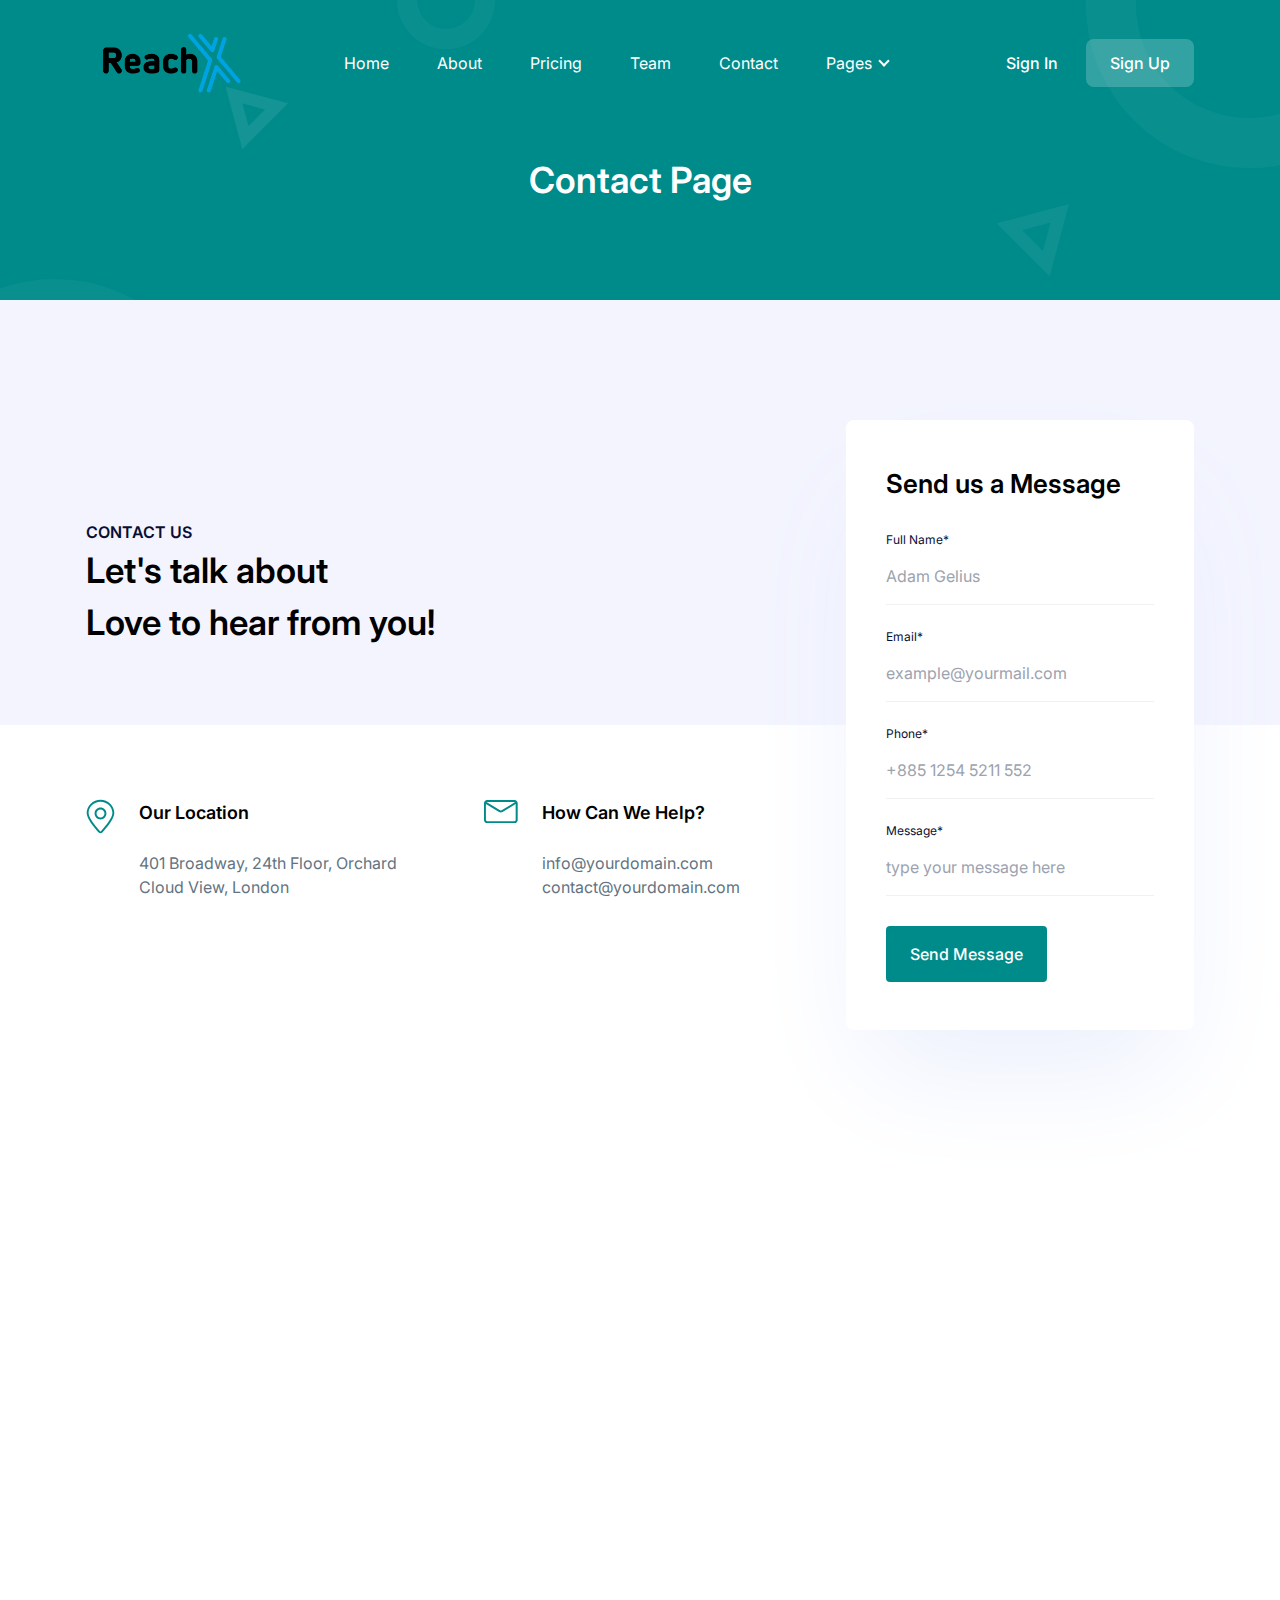
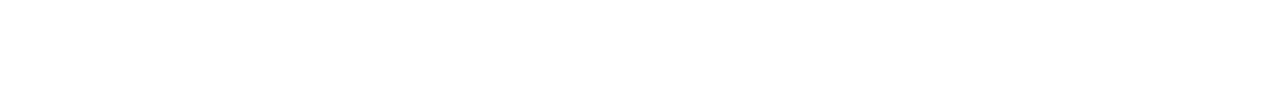
<file: contact.html>
<!DOCTYPE html>
<html lang="en">
  <head>
    <meta charset="UTF-8" />
    <meta http-equiv="X-UA-Compatible" content="IE=edge" />
    <meta name="viewport" content="width=device-width, initial-scale=1.0" />
    <title>Contact | Play Tailwind</title>
    <link
      rel="shortcut icon"
      href="assets/images/favicon.png"
      type="image/x-icon"
    />
    <link rel="stylesheet" href="assets/css/animate.css" />
    <link rel="stylesheet" href="assets/css/tailwind.css" />

    <!-- ==== WOW JS ==== -->
    <script src="assets/js/wow.min.js"></script>
    <script>
      new WOW().init();
    </script>
  </head>
  <body>
    <!-- ====== Navbar Section Start -->
    <div
      class="ud-header absolute top-0 left-0 z-40 flex w-full items-center bg-transparent"
    >
      <div class="container">
        <div class="relative -mx-4 flex items-center justify-between">
          <div class="w-60 max-w-full px-4">
            <a href="index.html" class="navbar-logo block w-full py-5">
              <img
                src="assets/images/logo/logo-white.png"
                alt="logo"
                class="header-logo w-full"
              />
            </a>
          </div>
          <div class="flex w-full items-center justify-between px-4">
            <div>
              <button
                id="navbarToggler"
                class="absolute right-4 top-1/2 block -translate-y-1/2 rounded-lg px-3 py-[6px] ring-primary focus:ring-2 lg:hidden"
              >
                <span
                  class="relative my-[6px] block h-[2px] w-[30px] bg-white"
                ></span>
                <span
                  class="relative my-[6px] block h-[2px] w-[30px] bg-white"
                ></span>
                <span
                  class="relative my-[6px] block h-[2px] w-[30px] bg-white"
                ></span>
              </button>
              <nav
                id="navbarCollapse"
                class="absolute right-4 top-full hidden w-full max-w-[250px] rounded-lg bg-white py-5 shadow-lg lg:static lg:block lg:w-full lg:max-w-full lg:bg-transparent lg:py-0 lg:px-4 lg:shadow-none xl:px-6"
              >
                <ul class="blcok lg:flex">
                  <li class="group relative">
                    <a
                      href="#home"
                      class="ud-menu-scroll mx-8 flex py-2 text-base text-dark group-hover:text-primary lg:mr-0 lg:inline-flex lg:py-6 lg:px-0 lg:text-white lg:group-hover:text-white lg:group-hover:opacity-70"
                    >
                      Home
                    </a>
                  </li>
                  <li class="group relative">
                    <a
                      href="/#about"
                      class="ud-menu-scroll mx-8 flex py-2 text-base text-dark group-hover:text-primary lg:mr-0 lg:ml-7 lg:inline-flex lg:py-6 lg:px-0 lg:text-white lg:group-hover:text-white lg:group-hover:opacity-70 xl:ml-12"
                    >
                      About
                    </a>
                  </li>
                  <li class="group relative">
                    <a
                      href="/#pricing"
                      class="ud-menu-scroll mx-8 flex py-2 text-base text-dark group-hover:text-primary lg:mr-0 lg:ml-7 lg:inline-flex lg:py-6 lg:px-0 lg:text-white lg:group-hover:text-white lg:group-hover:opacity-70 xl:ml-12"
                    >
                      Pricing
                    </a>
                  </li>
                  <li class="group relative">
                    <a
                      href="/#team"
                      class="ud-menu-scroll mx-8 flex py-2 text-base text-dark group-hover:text-primary lg:mr-0 lg:ml-7 lg:inline-flex lg:py-6 lg:px-0 lg:text-white lg:group-hover:text-white lg:group-hover:opacity-70 xl:ml-12"
                    >
                      Team
                    </a>
                  </li>
                  <li class="group relative">
                    <a
                      href="/#contact"
                      class="ud-menu-scroll mx-8 flex py-2 text-base text-dark group-hover:text-primary lg:mr-0 lg:ml-7 lg:inline-flex lg:py-6 lg:px-0 lg:text-white lg:group-hover:text-white lg:group-hover:opacity-70 xl:ml-12"
                    >
                      Contact
                    </a>
                  </li>
                  <li class="submenu-item group relative">
                    <a
                      href="javascript:void(0)"
                      class="relative mx-8 flex py-2 text-base text-dark after:absolute after:right-1 after:top-1/2 after:mt-[-2px] after:h-2 after:w-2 after:-translate-y-1/2 after:rotate-45 after:border-b-2 after:border-r-2 after:border-current group-hover:text-primary lg:mr-0 lg:ml-8 lg:inline-flex lg:py-6 lg:pl-0 lg:pr-4 lg:text-white lg:after:right-0 lg:group-hover:text-white lg:group-hover:opacity-70 xl:ml-12"
                    >
                      Pages
                    </a>
                    <div
                      class="submenu relative top-full left-0 hidden w-[250px] rounded-sm bg-white p-4 transition-[top] duration-300 group-hover:opacity-100 lg:invisible lg:absolute lg:top-[110%] lg:block lg:opacity-0 lg:shadow-lg lg:group-hover:visible lg:group-hover:top-full"
                    >
                      <a
                        href="about.html"
                        class="block rounded py-[10px] px-4 text-sm text-body-color hover:text-primary"
                      >
                        About Page
                      </a>
                      <a
                        href="pricing.html"
                        class="block rounded py-[10px] px-4 text-sm text-body-color hover:text-primary"
                      >
                        Pricing Page
                      </a>
                      <a
                        href="contact.html"
                        class="block rounded py-[10px] px-4 text-sm text-body-color hover:text-primary"
                      >
                        Contact Page
                      </a>
                      <a
                        href="blog-grids.html"
                        class="block rounded py-[10px] px-4 text-sm text-body-color hover:text-primary"
                      >
                        Blog Grid Page
                      </a>
                      <a
                        href="blog-details.html"
                        class="block rounded py-[10px] px-4 text-sm text-body-color hover:text-primary"
                      >
                        Blog Details Page
                      </a>
                      <a
                        href="signup.html"
                        class="block rounded py-[10px] px-4 text-sm text-body-color hover:text-primary"
                      >
                        Sign Up Page
                      </a>
                      <a
                        href="signin.html"
                        class="block rounded py-[10px] px-4 text-sm text-body-color hover:text-primary"
                      >
                        Sign In Page
                      </a>
                      <a
                        href="404.html"
                        class="block rounded py-[10px] px-4 text-sm text-body-color hover:text-primary"
                      >
                        404 Page
                      </a>
                    </div>
                  </li>
                </ul>
              </nav>
            </div>
            <div class="hidden justify-end pr-16 sm:flex lg:pr-0">
              <a
                href="signin.html"
                class="loginBtn py-3 px-7 text-base font-medium text-white hover:opacity-70"
              >
                Sign In
              </a>
              <a
                href="signup.html"
                class="signUpBtn rounded-lg bg-white bg-opacity-20 py-3 px-6 text-base font-medium text-white duration-300 ease-in-out hover:bg-opacity-100 hover:text-dark"
              >
                Sign Up
              </a>
            </div>
          </div>
        </div>
      </div>
    </div>
    <!-- ====== Navbar Section End -->

    <!-- ====== Banner Section Start -->
    <div
      class="relative z-10 overflow-hidden bg-primary pt-[120px] pb-[100px] md:pt-[130px] lg:pt-[160px]"
    >
      <div class="container">
        <div class="-mx-4 flex flex-wrap items-center">
          <div class="w-full px-4">
            <div class="text-center">
              <h1 class="text-4xl font-semibold text-white">Contact Page</h1>
            </div>
          </div>
        </div>
      </div>
      <div>
        <span class="absolute top-0 left-0 z-[-1]">
          <svg
            width="495"
            height="470"
            viewBox="0 0 495 470"
            fill="none"
            xmlns="http://www.w3.org/2000/svg"
          >
            <circle
              cx="55"
              cy="442"
              r="138"
              stroke="white"
              stroke-opacity="0.04"
              stroke-width="50"
            />
            <circle
              cx="446"
              r="39"
              stroke="white"
              stroke-opacity="0.04"
              stroke-width="20"
            />
            <path
              d="M245.406 137.609L233.985 94.9852L276.609 106.406L245.406 137.609Z"
              stroke="white"
              stroke-opacity="0.08"
              stroke-width="12"
            />
          </svg>
        </span>
        <span class="absolute top-0 right-0 z-[-1]">
          <svg
            width="493"
            height="470"
            viewBox="0 0 493 470"
            fill="none"
            xmlns="http://www.w3.org/2000/svg"
          >
            <circle
              cx="462"
              cy="5"
              r="138"
              stroke="white"
              stroke-opacity="0.04"
              stroke-width="50"
            />
            <circle
              cx="49"
              cy="470"
              r="39"
              stroke="white"
              stroke-opacity="0.04"
              stroke-width="20"
            />
            <path
              d="M222.393 226.701L272.808 213.192L259.299 263.607L222.393 226.701Z"
              stroke="white"
              stroke-opacity="0.06"
              stroke-width="13"
            />
          </svg>
        </span>
      </div>
    </div>
    <!-- ====== Banner Section End -->

    <!-- ====== Contact Start ====== -->
    <section id="contact" class="ud-contact relative py-20 md:py-[120px]">
      <div
        class="absolute top-0 left-0 z-[-1] h-1/2 w-full bg-[#f3f4fe] lg:h-[45%] xl:h-1/2"
      ></div>
      <div class="container px-4">
        <div class="-mx-4 flex flex-wrap items-center">
          <div class="w-full px-4 lg:w-7/12 xl:w-8/12">
            <div class="ud-contact-content-wrapper">
              <div class="ud-contact-title mb-12 lg:mb-[150px]">
                <span
                  class="font-headingFont mb-5 text-base font-semibold text-dark"
                >
                  CONTACT US
                </span>
                <h2 class="text-[35px] font-semibold">
                  Let's talk about <br />
                  Love to hear from you!
                </h2>
              </div>
              <div class="mb-12 flex flex-wrap justify-between lg:mb-0">
                <div class="mb-8 flex w-[330px] max-w-full">
                  <div class="mr-6 text-[32px] text-primary">
                    <svg
                      width="29"
                      height="35"
                      viewBox="0 0 29 35"
                      class="fill-current"
                    >
                      <path
                        d="M14.5 0.710938C6.89844 0.710938 0.664062 6.72656 0.664062 14.0547C0.664062 19.9062 9.03125 29.5859 12.6406 33.5234C13.1328 34.0703 13.7891 34.3437 14.5 34.3437C15.2109 34.3437 15.8672 34.0703 16.3594 33.5234C19.9688 29.6406 28.3359 19.9062 28.3359 14.0547C28.3359 6.67188 22.1016 0.710938 14.5 0.710938ZM14.9375 32.2109C14.6641 32.4844 14.2812 32.4844 14.0625 32.2109C11.3828 29.3125 2.57812 19.3594 2.57812 14.0547C2.57812 7.71094 7.9375 2.625 14.5 2.625C21.0625 2.625 26.4219 7.76562 26.4219 14.0547C26.4219 19.3594 17.6172 29.2578 14.9375 32.2109Z"
                      />
                      <path
                        d="M14.5 8.58594C11.2734 8.58594 8.59375 11.2109 8.59375 14.4922C8.59375 17.7188 11.2187 20.3984 14.5 20.3984C17.7812 20.3984 20.4062 17.7734 20.4062 14.4922C20.4062 11.2109 17.7266 8.58594 14.5 8.58594ZM14.5 18.4297C12.3125 18.4297 10.5078 16.625 10.5078 14.4375C10.5078 12.25 12.3125 10.4453 14.5 10.4453C16.6875 10.4453 18.4922 12.25 18.4922 14.4375C18.4922 16.625 16.6875 18.4297 14.5 18.4297Z"
                      />
                    </svg>
                  </div>
                  <div>
                    <h5 class="mb-6 text-lg font-semibold">Our Location</h5>
                    <p class="text-base text-body-color">
                      401 Broadway, 24th Floor, Orchard Cloud View, London
                    </p>
                  </div>
                </div>
                <div class="mb-8 flex w-[330px] max-w-full">
                  <div class="mr-6 text-[32px] text-primary">
                    <svg
                      width="34"
                      height="25"
                      viewBox="0 0 34 25"
                      class="fill-current"
                    >
                      <path
                        d="M30.5156 0.960938H3.17188C1.42188 0.960938 0 2.38281 0 4.13281V20.9219C0 22.6719 1.42188 24.0938 3.17188 24.0938H30.5156C32.2656 24.0938 33.6875 22.6719 33.6875 20.9219V4.13281C33.6875 2.38281 32.2656 0.960938 30.5156 0.960938ZM30.5156 2.875C30.7891 2.875 31.0078 2.92969 31.2266 3.09375L17.6094 11.3516C17.1172 11.625 16.5703 11.625 16.0781 11.3516L2.46094 3.09375C2.67969 2.98438 2.89844 2.875 3.17188 2.875H30.5156ZM30.5156 22.125H3.17188C2.51562 22.125 1.91406 21.5781 1.91406 20.8672V5.00781L15.0391 12.9922C15.5859 13.3203 16.1875 13.4844 16.7891 13.4844C17.3906 13.4844 17.9922 13.3203 18.5391 12.9922L31.6641 5.00781V20.8672C31.7734 21.5781 31.1719 22.125 30.5156 22.125Z"
                      />
                    </svg>
                  </div>
                  <div>
                    <h5 class="mb-6 text-lg font-semibold">How Can We Help?</h5>
                    <p class="text-base text-body-color">info@yourdomain.com</p>
                    <p class="text-base text-body-color">
                      contact@yourdomain.com
                    </p>
                  </div>
                </div>
              </div>
            </div>
          </div>
          <div class="w-full px-4 lg:w-5/12 xl:w-4/12">
            <div
              class="wow fadeInUp rounded-lg bg-white py-10 px-8 shadow-testimonial sm:py-12 sm:px-10 md:p-[60px] lg:p-10 lg:py-12 lg:px-10 2xl:p-[60px]"
              data-wow-delay=".2s"
            >
              <h3 class="mb-8 text-2xl font-semibold md:text-[26px]">
                Send us a Message
              </h3>
              <form>
                <div class="mb-6">
                  <label for="fullName" class="block text-xs text-dark"
                    >Full Name*</label
                  >
                  <input
                    type="text"
                    name="fullName"
                    placeholder="Adam Gelius"
                    class="w-full border-0 border-b border-[#f1f1f1] py-4 focus:border-primary focus:outline-none"
                  />
                </div>
                <div class="mb-6">
                  <label for="email" class="block text-xs text-dark"
                    >Email*</label
                  >
                  <input
                    type="email"
                    name="email"
                    placeholder="example@yourmail.com"
                    class="w-full border-0 border-b border-[#f1f1f1] py-4 focus:border-primary focus:outline-none"
                  />
                </div>
                <div class="mb-6">
                  <label for="phone" class="block text-xs text-dark"
                    >Phone*</label
                  >
                  <input
                    type="text"
                    name="phone"
                    placeholder="+885 1254 5211 552"
                    class="w-full border-0 border-b border-[#f1f1f1] py-4 focus:border-primary focus:outline-none"
                  />
                </div>
                <div class="mb-6">
                  <label for="message" class="block text-xs text-dark"
                    >Message*</label
                  >
                  <textarea
                    name="message"
                    rows="1"
                    placeholder="type your message here"
                    class="w-full resize-none border-0 border-b border-[#f1f1f1] py-4 focus:border-primary focus:outline-none"
                  ></textarea>
                </div>
                <div class="mb-0">
                  <button
                    type="submit"
                    class="inline-flex items-center justify-center rounded bg-primary py-4 px-6 text-base font-medium text-white transition duration-300 ease-in-out hover:bg-dark"
                  >
                    Send Message
                  </button>
                </div>
              </form>
            </div>
          </div>
        </div>
      </div>
    </section>
    <!-- ====== Contact End ====== -->

    <!-- ====== Footer Section Start -->
    <footer
      class="wow fadeInUp relative z-10 bg-black pt-20 lg:pt-[120px]"
      data-wow-delay=".15s"
    >
      <div class="container">
        <div class="-mx-4 flex flex-wrap">
          <div class="w-full px-4 sm:w-1/2 md:w-1/2 lg:w-4/12 xl:w-3/12">
            <div class="mb-10 w-full">
              <a
                href="javascript:void(0)"
                class="mb-6 inline-block max-w-[160px]"
              >
                <img
                  src="assets/images/logo/logo-white.png"
                  alt="logo"
                  class="max-w-full"
                />
              </a>
              <p class="mb-7 text-base text-[#f3f4fe]">
                We create digital experiences for brands and companies by using
                technology.
              </p>
              <div class="-mx-3 flex items-center">
                <a
                  href="javascript:void(0)"
                  class="px-3 text-[#dddddd] hover:text-white"
                >
                  <svg
                    width="10"
                    height="18"
                    viewBox="0 0 10 18"
                    class="fill-current"
                  >
                    <path
                      d="M9.00007 6.82105H7.50006H6.96434V6.27097V4.56571V4.01562H7.50006H8.62507C8.91971 4.01562 9.16078 3.79559 9.16078 3.46554V0.550085C9.16078 0.247538 8.9465 0 8.62507 0H6.66969C4.55361 0 3.08038 1.54024 3.08038 3.82309V6.21596V6.76605H2.54466H0.72322C0.348217 6.76605 0 7.06859 0 7.50866V9.48897C0 9.87402 0.294645 10.2316 0.72322 10.2316H2.49109H3.02681V10.7817V16.31C3.02681 16.6951 3.32145 17.0526 3.75003 17.0526H6.26791C6.42862 17.0526 6.56255 16.9701 6.66969 16.8601C6.77684 16.7501 6.8572 16.5576 6.8572 16.3925V10.8092V10.2591H7.4197H8.62507C8.97328 10.2591 9.24114 10.0391 9.29471 9.709V9.6815V9.65399L9.66972 7.7562C9.6965 7.56367 9.66972 7.34363 9.509 7.1236C9.45543 6.98608 9.21436 6.84856 9.00007 6.82105Z"
                    />
                  </svg>
                </a>
                <a
                  href="javascript:void(0)"
                  class="px-3 text-[#dddddd] hover:text-white"
                >
                  <svg
                    width="19"
                    height="15"
                    viewBox="0 0 19 15"
                    class="fill-current"
                  >
                    <path
                      d="M16.2622 3.17878L17.33 1.93293C17.6391 1.59551 17.7234 1.33595 17.7515 1.20618C16.9085 1.67337 16.1217 1.82911 15.6159 1.82911H15.4192L15.3068 1.72528C14.6324 1.18022 13.7894 0.894714 12.8902 0.894714C10.9233 0.894714 9.37779 2.40012 9.37779 4.13913C9.37779 4.24295 9.37779 4.39868 9.40589 4.5025L9.49019 5.02161L8.90009 4.99565C5.30334 4.89183 2.35288 2.03675 1.87518 1.5436C1.08839 2.84136 1.53799 4.08722 2.01568 4.86587L2.97107 6.31937L1.45369 5.54071C1.48179 6.63084 1.93138 7.48736 2.80247 8.11029L3.56116 8.62939L2.80247 8.9149C3.28017 10.2386 4.34795 10.7837 5.13474 10.9913L6.17443 11.2509L5.19094 11.8738C3.61736 12.912 1.65039 12.8342 0.779297 12.7563C2.54957 13.8983 4.65705 14.1579 6.11823 14.1579C7.21412 14.1579 8.02901 14.0541 8.2257 13.9762C16.0936 12.2631 16.4589 5.77431 16.4589 4.47655V4.29486L16.6275 4.19104C17.5829 3.36047 17.9763 2.91923 18.2011 2.65967C18.1168 2.68563 18.0044 2.73754 17.892 2.7635L16.2622 3.17878Z"
                    />
                  </svg>
                </a>
                <a
                  href="javascript:void(0)"
                  class="px-3 text-[#dddddd] hover:text-white"
                >
                  <svg
                    width="18"
                    height="18"
                    viewBox="0 0 18 18"
                    class="fill-current"
                  >
                    <path
                      d="M8.91688 12.4995C10.6918 12.4995 12.1306 11.0911 12.1306 9.35385C12.1306 7.61655 10.6918 6.20819 8.91688 6.20819C7.14197 6.20819 5.70312 7.61655 5.70312 9.35385C5.70312 11.0911 7.14197 12.4995 8.91688 12.4995Z"
                    />
                    <path
                      d="M12.4078 0.947388H5.37075C2.57257 0.947388 0.300781 3.17104 0.300781 5.90993V12.7436C0.300781 15.5367 2.57257 17.7604 5.37075 17.7604H12.3524C15.2059 17.7604 17.4777 15.5367 17.4777 12.7978V5.90993C17.4777 3.17104 15.2059 0.947388 12.4078 0.947388ZM8.91696 13.4758C6.56206 13.4758 4.70584 11.6047 4.70584 9.35389C4.70584 7.10312 6.58976 5.23199 8.91696 5.23199C11.2165 5.23199 13.1004 7.10312 13.1004 9.35389C13.1004 11.6047 11.2442 13.4758 8.91696 13.4758ZM14.735 5.61164C14.4579 5.90993 14.0423 6.07264 13.5714 6.07264C13.1558 6.07264 12.7402 5.90993 12.4078 5.61164C12.103 5.31334 11.9368 4.9337 11.9368 4.47269C11.9368 4.01169 12.103 3.65916 12.4078 3.33375C12.7125 3.00834 13.1004 2.84563 13.5714 2.84563C13.9869 2.84563 14.4302 3.00834 14.735 3.30663C15.012 3.65916 15.2059 4.06593 15.2059 4.49981C15.1782 4.9337 15.012 5.31334 14.735 5.61164Z"
                    />
                    <path
                      d="M13.5985 3.82184C13.2383 3.82184 12.9336 4.12013 12.9336 4.47266C12.9336 4.82519 13.2383 5.12349 13.5985 5.12349C13.9587 5.12349 14.2634 4.82519 14.2634 4.47266C14.2634 4.12013 13.9864 3.82184 13.5985 3.82184Z"
                    />
                  </svg>
                </a>
                <a
                  href="javascript:void(0)"
                  class="px-3 text-[#dddddd] hover:text-white"
                >
                  <svg
                    width="18"
                    height="18"
                    viewBox="0 0 18 18"
                    class="fill-current"
                  >
                    <path
                      d="M16.7821 0.947388H1.84847C1.14272 0.947388 0.578125 1.49747 0.578125 2.18508V16.7623C0.578125 17.4224 1.14272 18 1.84847 18H16.7257C17.4314 18 17.996 17.4499 17.996 16.7623V2.15757C18.0525 1.49747 17.4879 0.947388 16.7821 0.947388ZM5.7442 15.4421H3.17528V7.32837H5.7442V15.4421ZM4.44563 6.2007C3.59873 6.2007 2.94944 5.5406 2.94944 4.74297C2.94944 3.94535 3.62696 3.28525 4.44563 3.28525C5.26429 3.28525 5.94181 3.94535 5.94181 4.74297C5.94181 5.5406 5.32075 6.2007 4.44563 6.2007ZM15.4835 15.4421H12.9146V11.509C12.9146 10.5739 12.8864 9.33618 11.5596 9.33618C10.2045 9.33618 10.0069 10.3813 10.0069 11.4265V15.4421H7.438V7.32837H9.95046V8.45605H9.9787C10.3457 7.79594 11.1644 7.13584 12.4347 7.13584C15.0601 7.13584 15.54 8.7861 15.54 11.0414V15.4421H15.4835Z"
                    />
                  </svg>
                </a>
              </div>
            </div>
          </div>
          <div class="w-full px-4 sm:w-1/2 md:w-1/2 lg:w-2/12 xl:w-2/12">
            <div class="mb-10 w-full">
              <h4 class="mb-9 text-lg font-semibold text-white">About Us</h4>
              <ul>
                <li>
                  <a
                    href="javascript:void(0)"
                    class="mb-2 inline-block text-base leading-loose text-[#f3f4fe] hover:text-primary"
                  >
                    Home
                  </a>
                </li>
                <li>
                  <a
                    href="javascript:void(0)"
                    class="mb-2 inline-block text-base leading-loose text-[#f3f4fe] hover:text-primary"
                  >
                    Features
                  </a>
                </li>
                <li>
                  <a
                    href="javascript:void(0)"
                    class="mb-2 inline-block text-base leading-loose text-[#f3f4fe] hover:text-primary"
                  >
                    About
                  </a>
                </li>
                <li>
                  <a
                    href="javascript:void(0)"
                    class="mb-2 inline-block text-base leading-loose text-[#f3f4fe] hover:text-primary"
                  >
                    Testimonial
                  </a>
                </li>
              </ul>
            </div>
          </div>
          <div class="w-full px-4 sm:w-1/2 md:w-1/2 lg:w-3/12 xl:w-2/12">
            <div class="mb-10 w-full">
              <h4 class="mb-9 text-lg font-semibold text-white">Features</h4>
              <ul>
                <li>
                  <a
                    href="javascript:void(0)"
                    class="mb-2 inline-block text-base leading-loose text-[#f3f4fe] hover:text-primary"
                  >
                    How it works
                  </a>
                </li>
                <li>
                  <a
                    href="javascript:void(0)"
                    class="mb-2 inline-block text-base leading-loose text-[#f3f4fe] hover:text-primary"
                  >
                    Privacy policy
                  </a>
                </li>
                <li>
                  <a
                    href="javascript:void(0)"
                    class="mb-2 inline-block text-base leading-loose text-[#f3f4fe] hover:text-primary"
                  >
                    Terms of Service
                  </a>
                </li>
                <li>
                  <a
                    href="javascript:void(0)"
                    class="mb-2 inline-block text-base leading-loose text-[#f3f4fe] hover:text-primary"
                  >
                    Refund policy
                  </a>
                </li>
              </ul>
            </div>
          </div>
          <div class="w-full px-4 sm:w-1/2 md:w-1/2 lg:w-3/12 xl:w-2/12">
            <div class="mb-10 w-full">
              <h4 class="mb-9 text-lg font-semibold text-white">
                Our Products
              </h4>
              <ul>
                <li>
                  <a
                    href="javascript:void(0)"
                    class="mb-2 inline-block text-base leading-loose text-[#f3f4fe] hover:text-primary"
                  >
                    Email Marketing
                  </a>
                </li>
                <li>
                  <a
                    href="javascript:void(0)"
                    class="mb-2 inline-block text-base leading-loose text-[#f3f4fe] hover:text-primary"
                  >
                    GreytHR
                  </a>
                </li>
              </ul>
            </div>
          </div>
          <!-- <div class="w-full px-4 md:w-2/3 lg:w-6/12 xl:w-3/12">
            <div class="mb-10 w-full">
              <h4 class="mb-9 text-lg font-semibold text-white">Partners</h4>
              <ul class="flex flex-wrap items-center">
                <li>
                  <a
                    href="https://tailgrids.com"
                    rel="nofollow noopner"
                    target="_blank"
                    class="mb-6 mr-5 block max-w-[120px] xl:max-w-[100px] 2xl:max-w-[120px]"
                  >
                    <img
                      src="assets/images/footer/brands/tailgrids.svg"
                      alt="tailgrids"
                    />
                  </a>
                </li>
                <li>
                  <a
                    href="https://ayroui.com"
                    rel="nofollow noopner"
                    target="_blank"
                    class="mb-6 mr-5 block max-w-[120px] xl:max-w-[100px] 2xl:max-w-[120px]"
                  >
                    <img
                      src="assets/images/footer/brands/ayroui.svg"
                      alt="ayroui"
                    />
                  </a>
                </li>
                <li>
                  <a
                    href="https://ecommercehtml.com"
                    rel="nofollow noopner"
                    target="_blank"
                    class="mb-6 mr-5 block max-w-[120px] xl:max-w-[100px] 2xl:max-w-[120px]"
                  >
                    <img
                      src="assets/images/footer/brands/ecommerce-html.svg"
                      alt="ecommerce-html"
                    />
                  </a>
                </li>
                <li>
                  <a
                    href="https://graygrids.com"
                    rel="nofollow noopner"
                    target="_blank"
                    class="mb-6 mr-5 block max-w-[120px] xl:max-w-[100px] 2xl:max-w-[120px]"
                  >
                    <img
                      src="assets/images/footer/brands/graygrids.svg"
                      alt="graygrids"
                    />
                  </a>
                </li>
                <li>
                  <a
                    href="https://lineicons.com"
                    rel="nofollow noopner"
                    target="_blank"
                    class="mb-6 mr-5 block max-w-[120px] xl:max-w-[100px] 2xl:max-w-[120px]"
                  >
                    <img
                      src="assets/images/footer/brands/lineicons.svg"
                      alt="lineicons"
                    />
                  </a>
                </li>
                <li>
                  <a
                    href="https://uideck.com"
                    rel="nofollow noopner"
                    target="_blank"
                    class="mb-6 mr-5 block max-w-[120px] xl:max-w-[100px] 2xl:max-w-[120px]"
                  >
                    <img
                      src="assets/images/footer/brands/uideck.svg"
                      alt="uideck"
                    />
                  </a>
                </li>
              </ul>
            </div>
          </div> -->
        </div>
      </div>

      <div class="mt-12 border-t border-opacity-40 py-8 lg:mt-[60px]">
        <div class="container">
          <div class="-mx-4 flex flex-wrap">
            <div class="w-full px-4 md:w-2/3 lg:w-1/2">
              <div class="my-1">
                <div
                  class="-mx-3 flex items-center justify-center md:justify-start"
                >
                  <a
                    href="javascript:void(0)"
                    class="px-3 text-base text-[#f3f4fe] hover:text-primary"
                  >
                    Privacy policy
                  </a>
                  <a
                    href="javascript:void(0)"
                    class="px-3 text-base text-[#f3f4fe] hover:text-primary"
                  >
                    Legal notice
                  </a>
                  <a
                    href="javascript:void(0)"
                    class="px-3 text-base text-[#f3f4fe] hover:text-primary"
                  >
                    Terms of service
                  </a>
                </div>
              </div>
            </div>
            <div class="w-full px-4 md:w-1/3 lg:w-1/2">
              <div class="my-1 flex justify-center md:justify-end">
                <p class="text-base text-[#f3f4fe]">
                  Designed and Developed by
                  <a
                    href="https://tailgrids.com"
                    rel="nofollow noopner"
                    target="_blank"
                    class="text-primary hover:underline"
                  >
                  ReachX
                  </a>
                </p>
              </div>
            </div>
          </div>
        </div>
      </div>

      <div>
        <span class="absolute left-0 top-0 z-[-1]">
          <img src="assets/images/footer/shape-1.svg" alt="" />
        </span>

        <span class="absolute bottom-0 right-0 z-[-1]">
          <img src="assets/images/footer/shape-3.svg" alt="" />
        </span>

        <span class="absolute top-0 right-0 z-[-1]">
          <svg
            width="102"
            height="102"
            viewBox="0 0 102 102"
            fill="none"
            xmlns="http://www.w3.org/2000/svg"
          >
            <path
              d="M1.8667 33.1956C2.89765 33.1956 3.7334 34.0318 3.7334 35.0633C3.7334 36.0947 2.89765 36.9309 1.8667 36.9309C0.835744 36.9309 4.50645e-08 36.0947 0 35.0633C-4.50645e-08 34.0318 0.835744 33.1956 1.8667 33.1956Z"
              fill="white"
              fill-opacity="0.08"
            ></path>
            <path
              d="M18.2939 33.1956C19.3249 33.1956 20.1606 34.0318 20.1606 35.0633C20.1606 36.0947 19.3249 36.9309 18.2939 36.9309C17.263 36.9309 16.4272 36.0947 16.4272 35.0633C16.4272 34.0318 17.263 33.1956 18.2939 33.1956Z"
              fill="white"
              fill-opacity="0.08"
            ></path>
            <path
              d="M34.7209 33.195C35.7519 33.195 36.5876 34.0311 36.5876 35.0626C36.5876 36.0941 35.7519 36.9303 34.7209 36.9303C33.69 36.9303 32.8542 36.0941 32.8542 35.0626C32.8542 34.0311 33.69 33.195 34.7209 33.195Z"
              fill="white"
              fill-opacity="0.08"
            ></path>
            <path
              d="M50.9341 33.195C51.965 33.195 52.8008 34.0311 52.8008 35.0626C52.8008 36.0941 51.965 36.9303 50.9341 36.9303C49.9031 36.9303 49.0674 36.0941 49.0674 35.0626C49.0674 34.0311 49.9031 33.195 50.9341 33.195Z"
              fill="white"
              fill-opacity="0.08"
            ></path>
            <path
              d="M1.8667 16.7605C2.89765 16.7605 3.7334 17.5966 3.7334 18.6281C3.7334 19.6596 2.89765 20.4957 1.8667 20.4957C0.835744 20.4957 4.50645e-08 19.6596 0 18.6281C-4.50645e-08 17.5966 0.835744 16.7605 1.8667 16.7605Z"
              fill="white"
              fill-opacity="0.08"
            ></path>
            <path
              d="M18.2939 16.7605C19.3249 16.7605 20.1606 17.5966 20.1606 18.6281C20.1606 19.6596 19.3249 20.4957 18.2939 20.4957C17.263 20.4957 16.4272 19.6596 16.4272 18.6281C16.4272 17.5966 17.263 16.7605 18.2939 16.7605Z"
              fill="white"
              fill-opacity="0.08"
            ></path>
            <path
              d="M34.7209 16.7605C35.7519 16.7605 36.5876 17.5966 36.5876 18.6281C36.5876 19.6596 35.7519 20.4957 34.7209 20.4957C33.69 20.4957 32.8542 19.6596 32.8542 18.6281C32.8542 17.5966 33.69 16.7605 34.7209 16.7605Z"
              fill="white"
              fill-opacity="0.08"
            ></path>
            <path
              d="M50.9341 16.7605C51.965 16.7605 52.8008 17.5966 52.8008 18.6281C52.8008 19.6596 51.965 20.4957 50.9341 20.4957C49.9031 20.4957 49.0674 19.6596 49.0674 18.6281C49.0674 17.5966 49.9031 16.7605 50.9341 16.7605Z"
              fill="white"
              fill-opacity="0.08"
            ></path>
            <path
              d="M1.8667 0.324951C2.89765 0.324951 3.7334 1.16115 3.7334 2.19261C3.7334 3.22408 2.89765 4.06024 1.8667 4.06024C0.835744 4.06024 4.50645e-08 3.22408 0 2.19261C-4.50645e-08 1.16115 0.835744 0.324951 1.8667 0.324951Z"
              fill="white"
              fill-opacity="0.08"
            ></path>
            <path
              d="M18.2939 0.324951C19.3249 0.324951 20.1606 1.16115 20.1606 2.19261C20.1606 3.22408 19.3249 4.06024 18.2939 4.06024C17.263 4.06024 16.4272 3.22408 16.4272 2.19261C16.4272 1.16115 17.263 0.324951 18.2939 0.324951Z"
              fill="white"
              fill-opacity="0.08"
            ></path>
            <path
              d="M34.7209 0.325302C35.7519 0.325302 36.5876 1.16147 36.5876 2.19293C36.5876 3.2244 35.7519 4.06056 34.7209 4.06056C33.69 4.06056 32.8542 3.2244 32.8542 2.19293C32.8542 1.16147 33.69 0.325302 34.7209 0.325302Z"
              fill="white"
              fill-opacity="0.08"
            ></path>
            <path
              d="M50.9341 0.325302C51.965 0.325302 52.8008 1.16147 52.8008 2.19293C52.8008 3.2244 51.965 4.06056 50.9341 4.06056C49.9031 4.06056 49.0674 3.2244 49.0674 2.19293C49.0674 1.16147 49.9031 0.325302 50.9341 0.325302Z"
              fill="white"
              fill-opacity="0.08"
            ></path>
            <path
              d="M66.9037 33.1956C67.9346 33.1956 68.7704 34.0318 68.7704 35.0633C68.7704 36.0947 67.9346 36.9309 66.9037 36.9309C65.8727 36.9309 65.037 36.0947 65.037 35.0633C65.037 34.0318 65.8727 33.1956 66.9037 33.1956Z"
              fill="white"
              fill-opacity="0.08"
            ></path>
            <path
              d="M83.3307 33.1956C84.3616 33.1956 85.1974 34.0318 85.1974 35.0633C85.1974 36.0947 84.3616 36.9309 83.3307 36.9309C82.2997 36.9309 81.464 36.0947 81.464 35.0633C81.464 34.0318 82.2997 33.1956 83.3307 33.1956Z"
              fill="white"
              fill-opacity="0.08"
            ></path>
            <path
              d="M99.7576 33.1956C100.789 33.1956 101.624 34.0318 101.624 35.0633C101.624 36.0947 100.789 36.9309 99.7576 36.9309C98.7266 36.9309 97.8909 36.0947 97.8909 35.0633C97.8909 34.0318 98.7266 33.1956 99.7576 33.1956Z"
              fill="white"
              fill-opacity="0.08"
            ></path>
            <path
              d="M66.9037 16.7605C67.9346 16.7605 68.7704 17.5966 68.7704 18.6281C68.7704 19.6596 67.9346 20.4957 66.9037 20.4957C65.8727 20.4957 65.037 19.6596 65.037 18.6281C65.037 17.5966 65.8727 16.7605 66.9037 16.7605Z"
              fill="white"
              fill-opacity="0.08"
            ></path>
            <path
              d="M83.3307 16.7605C84.3616 16.7605 85.1974 17.5966 85.1974 18.6281C85.1974 19.6596 84.3616 20.4957 83.3307 20.4957C82.2997 20.4957 81.464 19.6596 81.464 18.6281C81.464 17.5966 82.2997 16.7605 83.3307 16.7605Z"
              fill="white"
              fill-opacity="0.08"
            ></path>
            <path
              d="M99.7576 16.7605C100.789 16.7605 101.624 17.5966 101.624 18.6281C101.624 19.6596 100.789 20.4957 99.7576 20.4957C98.7266 20.4957 97.8909 19.6596 97.8909 18.6281C97.8909 17.5966 98.7266 16.7605 99.7576 16.7605Z"
              fill="white"
              fill-opacity="0.08"
            ></path>
            <path
              d="M66.9037 0.324966C67.9346 0.324966 68.7704 1.16115 68.7704 2.19261C68.7704 3.22408 67.9346 4.06024 66.9037 4.06024C65.8727 4.06024 65.037 3.22408 65.037 2.19261C65.037 1.16115 65.8727 0.324966 66.9037 0.324966Z"
              fill="white"
              fill-opacity="0.08"
            ></path>
            <path
              d="M83.3307 0.324951C84.3616 0.324951 85.1974 1.16115 85.1974 2.19261C85.1974 3.22408 84.3616 4.06024 83.3307 4.06024C82.2997 4.06024 81.464 3.22408 81.464 2.19261C81.464 1.16115 82.2997 0.324951 83.3307 0.324951Z"
              fill="white"
              fill-opacity="0.08"
            ></path>
            <path
              d="M99.7576 0.324951C100.789 0.324951 101.624 1.16115 101.624 2.19261C101.624 3.22408 100.789 4.06024 99.7576 4.06024C98.7266 4.06024 97.8909 3.22408 97.8909 2.19261C97.8909 1.16115 98.7266 0.324951 99.7576 0.324951Z"
              fill="white"
              fill-opacity="0.08"
            ></path>
            <path
              d="M1.8667 82.2029C2.89765 82.2029 3.7334 83.039 3.7334 84.0705C3.7334 85.102 2.89765 85.9382 1.8667 85.9382C0.835744 85.9382 4.50645e-08 85.102 0 84.0705C-4.50645e-08 83.039 0.835744 82.2029 1.8667 82.2029Z"
              fill="white"
              fill-opacity="0.08"
            ></path>
            <path
              d="M18.2939 82.2029C19.3249 82.2029 20.1606 83.039 20.1606 84.0705C20.1606 85.102 19.3249 85.9382 18.2939 85.9382C17.263 85.9382 16.4272 85.102 16.4272 84.0705C16.4272 83.039 17.263 82.2029 18.2939 82.2029Z"
              fill="white"
              fill-opacity="0.08"
            ></path>
            <path
              d="M34.7209 82.2026C35.7519 82.2026 36.5876 83.0387 36.5876 84.0702C36.5876 85.1017 35.7519 85.9378 34.7209 85.9378C33.69 85.9378 32.8542 85.1017 32.8542 84.0702C32.8542 83.0387 33.69 82.2026 34.7209 82.2026Z"
              fill="white"
              fill-opacity="0.08"
            ></path>
            <path
              d="M50.9341 82.2026C51.965 82.2026 52.8008 83.0387 52.8008 84.0702C52.8008 85.1017 51.965 85.9378 50.9341 85.9378C49.9031 85.9378 49.0674 85.1017 49.0674 84.0702C49.0674 83.0387 49.9031 82.2026 50.9341 82.2026Z"
              fill="white"
              fill-opacity="0.08"
            ></path>
            <path
              d="M1.8667 65.7677C2.89765 65.7677 3.7334 66.6039 3.7334 67.6353C3.7334 68.6668 2.89765 69.503 1.8667 69.503C0.835744 69.503 4.50645e-08 68.6668 0 67.6353C-4.50645e-08 66.6039 0.835744 65.7677 1.8667 65.7677Z"
              fill="white"
              fill-opacity="0.08"
            ></path>
            <path
              d="M18.2939 65.7677C19.3249 65.7677 20.1606 66.6039 20.1606 67.6353C20.1606 68.6668 19.3249 69.503 18.2939 69.503C17.263 69.503 16.4272 68.6668 16.4272 67.6353C16.4272 66.6039 17.263 65.7677 18.2939 65.7677Z"
              fill="white"
              fill-opacity="0.08"
            ></path>
            <path
              d="M34.7209 65.7674C35.7519 65.7674 36.5876 66.6036 36.5876 67.635C36.5876 68.6665 35.7519 69.5027 34.7209 69.5027C33.69 69.5027 32.8542 68.6665 32.8542 67.635C32.8542 66.6036 33.69 65.7674 34.7209 65.7674Z"
              fill="white"
              fill-opacity="0.08"
            ></path>
            <path
              d="M50.9341 65.7674C51.965 65.7674 52.8008 66.6036 52.8008 67.635C52.8008 68.6665 51.965 69.5027 50.9341 69.5027C49.9031 69.5027 49.0674 68.6665 49.0674 67.635C49.0674 66.6036 49.9031 65.7674 50.9341 65.7674Z"
              fill="white"
              fill-opacity="0.08"
            ></path>
            <path
              d="M1.8667 98.2644C2.89765 98.2644 3.7334 99.1005 3.7334 100.132C3.7334 101.163 2.89765 102 1.8667 102C0.835744 102 4.50645e-08 101.163 0 100.132C-4.50645e-08 99.1005 0.835744 98.2644 1.8667 98.2644Z"
              fill="white"
              fill-opacity="0.08"
            ></path>
            <path
              d="M1.8667 49.3322C2.89765 49.3322 3.7334 50.1684 3.7334 51.1998C3.7334 52.2313 2.89765 53.0675 1.8667 53.0675C0.835744 53.0675 4.50645e-08 52.2313 0 51.1998C-4.50645e-08 50.1684 0.835744 49.3322 1.8667 49.3322Z"
              fill="white"
              fill-opacity="0.08"
            ></path>
            <path
              d="M18.2939 98.2644C19.3249 98.2644 20.1606 99.1005 20.1606 100.132C20.1606 101.163 19.3249 102 18.2939 102C17.263 102 16.4272 101.163 16.4272 100.132C16.4272 99.1005 17.263 98.2644 18.2939 98.2644Z"
              fill="white"
              fill-opacity="0.08"
            ></path>
            <path
              d="M18.2939 49.3322C19.3249 49.3322 20.1606 50.1684 20.1606 51.1998C20.1606 52.2313 19.3249 53.0675 18.2939 53.0675C17.263 53.0675 16.4272 52.2313 16.4272 51.1998C16.4272 50.1684 17.263 49.3322 18.2939 49.3322Z"
              fill="white"
              fill-opacity="0.08"
            ></path>
            <path
              d="M34.7209 98.2647C35.7519 98.2647 36.5876 99.1008 36.5876 100.132C36.5876 101.164 35.7519 102 34.7209 102C33.69 102 32.8542 101.164 32.8542 100.132C32.8542 99.1008 33.69 98.2647 34.7209 98.2647Z"
              fill="white"
              fill-opacity="0.08"
            ></path>
            <path
              d="M50.9341 98.2647C51.965 98.2647 52.8008 99.1008 52.8008 100.132C52.8008 101.164 51.965 102 50.9341 102C49.9031 102 49.0674 101.164 49.0674 100.132C49.0674 99.1008 49.9031 98.2647 50.9341 98.2647Z"
              fill="white"
              fill-opacity="0.08"
            ></path>
            <path
              d="M34.7209 49.3326C35.7519 49.3326 36.5876 50.1687 36.5876 51.2002C36.5876 52.2317 35.7519 53.0678 34.7209 53.0678C33.69 53.0678 32.8542 52.2317 32.8542 51.2002C32.8542 50.1687 33.69 49.3326 34.7209 49.3326Z"
              fill="white"
              fill-opacity="0.08"
            ></path>
            <path
              d="M50.9341 49.3326C51.965 49.3326 52.8008 50.1687 52.8008 51.2002C52.8008 52.2317 51.965 53.0678 50.9341 53.0678C49.9031 53.0678 49.0674 52.2317 49.0674 51.2002C49.0674 50.1687 49.9031 49.3326 50.9341 49.3326Z"
              fill="white"
              fill-opacity="0.08"
            ></path>
            <path
              d="M66.9037 82.2029C67.9346 82.2029 68.7704 83.0391 68.7704 84.0705C68.7704 85.102 67.9346 85.9382 66.9037 85.9382C65.8727 85.9382 65.037 85.102 65.037 84.0705C65.037 83.0391 65.8727 82.2029 66.9037 82.2029Z"
              fill="white"
              fill-opacity="0.08"
            ></path>
            <path
              d="M83.3307 82.2029C84.3616 82.2029 85.1974 83.0391 85.1974 84.0705C85.1974 85.102 84.3616 85.9382 83.3307 85.9382C82.2997 85.9382 81.464 85.102 81.464 84.0705C81.464 83.0391 82.2997 82.2029 83.3307 82.2029Z"
              fill="white"
              fill-opacity="0.08"
            ></path>
            <path
              d="M99.7576 82.2029C100.789 82.2029 101.624 83.039 101.624 84.0705C101.624 85.102 100.789 85.9382 99.7576 85.9382C98.7266 85.9382 97.8909 85.102 97.8909 84.0705C97.8909 83.039 98.7266 82.2029 99.7576 82.2029Z"
              fill="white"
              fill-opacity="0.08"
            ></path>
            <path
              d="M66.9037 65.7674C67.9346 65.7674 68.7704 66.6036 68.7704 67.635C68.7704 68.6665 67.9346 69.5027 66.9037 69.5027C65.8727 69.5027 65.037 68.6665 65.037 67.635C65.037 66.6036 65.8727 65.7674 66.9037 65.7674Z"
              fill="white"
              fill-opacity="0.08"
            ></path>
            <path
              d="M83.3307 65.7677C84.3616 65.7677 85.1974 66.6039 85.1974 67.6353C85.1974 68.6668 84.3616 69.503 83.3307 69.503C82.2997 69.503 81.464 68.6668 81.464 67.6353C81.464 66.6039 82.2997 65.7677 83.3307 65.7677Z"
              fill="white"
              fill-opacity="0.08"
            ></path>
            <path
              d="M99.7576 65.7677C100.789 65.7677 101.624 66.6039 101.624 67.6353C101.624 68.6668 100.789 69.503 99.7576 69.503C98.7266 69.503 97.8909 68.6668 97.8909 67.6353C97.8909 66.6039 98.7266 65.7677 99.7576 65.7677Z"
              fill="white"
              fill-opacity="0.08"
            ></path>
            <path
              d="M66.9037 98.2644C67.9346 98.2644 68.7704 99.1005 68.7704 100.132C68.7704 101.163 67.9346 102 66.9037 102C65.8727 102 65.037 101.163 65.037 100.132C65.037 99.1005 65.8727 98.2644 66.9037 98.2644Z"
              fill="white"
              fill-opacity="0.08"
            ></path>
            <path
              d="M66.9037 49.3322C67.9346 49.3322 68.7704 50.1684 68.7704 51.1998C68.7704 52.2313 67.9346 53.0675 66.9037 53.0675C65.8727 53.0675 65.037 52.2313 65.037 51.1998C65.037 50.1684 65.8727 49.3322 66.9037 49.3322Z"
              fill="white"
              fill-opacity="0.08"
            ></path>
            <path
              d="M83.3307 98.2644C84.3616 98.2644 85.1974 99.1005 85.1974 100.132C85.1974 101.163 84.3616 102 83.3307 102C82.2997 102 81.464 101.163 81.464 100.132C81.464 99.1005 82.2997 98.2644 83.3307 98.2644Z"
              fill="white"
              fill-opacity="0.08"
            ></path>
            <path
              d="M83.3307 49.3322C84.3616 49.3322 85.1974 50.1684 85.1974 51.1998C85.1974 52.2313 84.3616 53.0675 83.3307 53.0675C82.2997 53.0675 81.464 52.2313 81.464 51.1998C81.464 50.1684 82.2997 49.3322 83.3307 49.3322Z"
              fill="white"
              fill-opacity="0.08"
            ></path>
            <path
              d="M99.7576 98.2644C100.789 98.2644 101.624 99.1005 101.624 100.132C101.624 101.163 100.789 102 99.7576 102C98.7266 102 97.8909 101.163 97.8909 100.132C97.8909 99.1005 98.7266 98.2644 99.7576 98.2644Z"
              fill="white"
              fill-opacity="0.08"
            ></path>
            <path
              d="M99.7576 49.3322C100.789 49.3322 101.624 50.1684 101.624 51.1998C101.624 52.2313 100.789 53.0675 99.7576 53.0675C98.7266 53.0675 97.8909 52.2313 97.8909 51.1998C97.8909 50.1684 98.7266 49.3322 99.7576 49.3322Z"
              fill="white"
              fill-opacity="0.08"
            ></path>
          </svg>
        </span>
      </div>
    </footer>
    <!-- ====== Footer Section End -->

    <!-- ====== Back To Top Start -->
    <a
      href="javascript:void(0)"
      class="back-to-top fixed bottom-8 right-8 left-auto z-[999] hidden h-10 w-10 items-center justify-center rounded-md bg-primary text-white shadow-md transition duration-300 ease-in-out hover:bg-dark"
    >
      <span
        class="mt-[6px] h-3 w-3 rotate-45 border-t border-l border-white"
      ></span>
    </a>
    <!-- ====== Back To Top End -->

    <!-- ====== All Scripts -->
    <script src="assets/js/main.js"></script>
  </body>
</html>
</file>
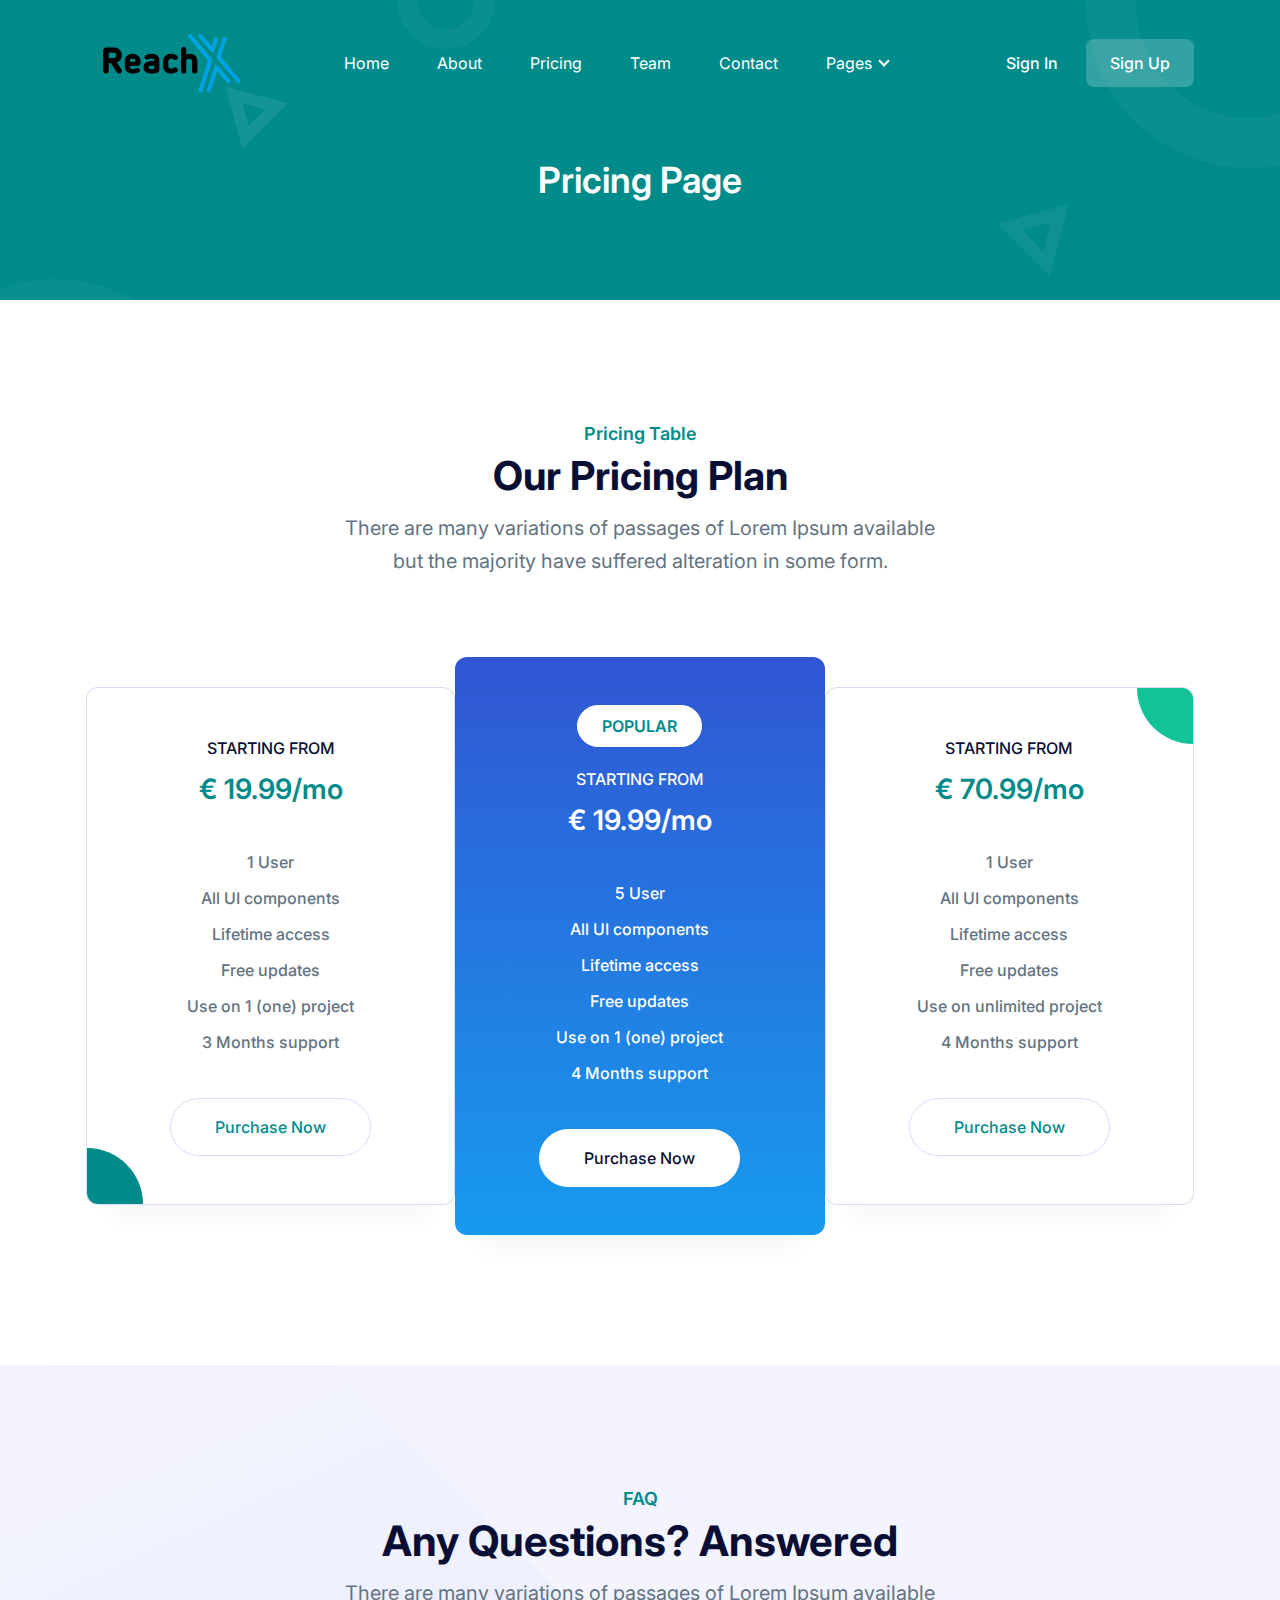
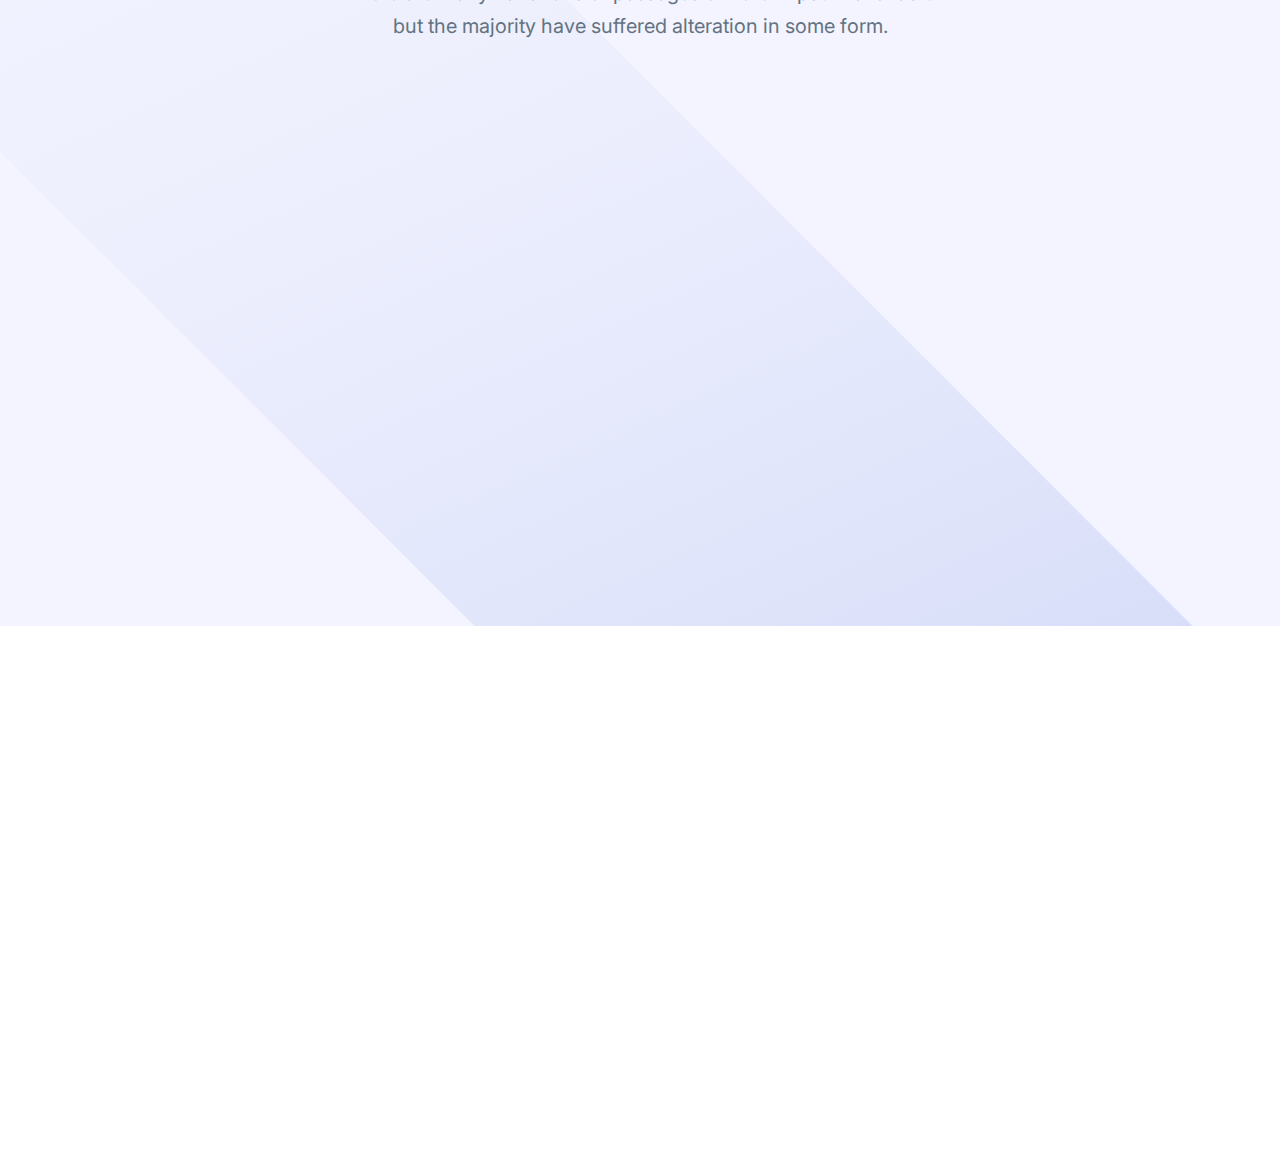
<file: pricing.html>
<!DOCTYPE html>
<html lang="en">
  <head>
    <meta charset="UTF-8" />
    <meta http-equiv="X-UA-Compatible" content="IE=edge" />
    <meta name="viewport" content="width=device-width, initial-scale=1.0" />
    <title>Pricing | Play Tailwind</title>
    <link
      rel="shortcut icon"
      href="assets/images/favicon.png"
      type="image/x-icon"
    />
    <link rel="stylesheet" href="assets/css/animate.css" />
    <link rel="stylesheet" href="assets/css/tailwind.css" />

    <!-- ==== WOW JS ==== -->
    <script src="assets/js/wow.min.js"></script>
    <script>
      new WOW().init();
    </script>
  </head>
  <body>
    <!-- ====== Navbar Section Start -->
    <div
      class="ud-header absolute top-0 left-0 z-40 flex w-full items-center bg-transparent"
    >
      <div class="container">
        <div class="relative -mx-4 flex items-center justify-between">
          <div class="w-60 max-w-full px-4">
            <a href="index.html" class="navbar-logo block w-full py-5">
              <img
                src="assets/images/logo/logo-white.png"
                alt="logo"
                class="header-logo w-full"
              />
            </a>
          </div>
          <div class="flex w-full items-center justify-between px-4">
            <div>
              <button
                id="navbarToggler"
                class="absolute right-4 top-1/2 block -translate-y-1/2 rounded-lg px-3 py-[6px] ring-primary focus:ring-2 lg:hidden"
              >
                <span
                  class="relative my-[6px] block h-[2px] w-[30px] bg-white"
                ></span>
                <span
                  class="relative my-[6px] block h-[2px] w-[30px] bg-white"
                ></span>
                <span
                  class="relative my-[6px] block h-[2px] w-[30px] bg-white"
                ></span>
              </button>
              <nav
                id="navbarCollapse"
                class="absolute right-4 top-full hidden w-full max-w-[250px] rounded-lg bg-white py-5 shadow-lg lg:static lg:block lg:w-full lg:max-w-full lg:bg-transparent lg:py-0 lg:px-4 lg:shadow-none xl:px-6"
              >
                <ul class="blcok lg:flex">
                  <li class="group relative">
                    <a
                      href="#home"
                      class="ud-menu-scroll mx-8 flex py-2 text-base text-dark group-hover:text-primary lg:mr-0 lg:inline-flex lg:py-6 lg:px-0 lg:text-white lg:group-hover:text-white lg:group-hover:opacity-70"
                    >
                      Home
                    </a>
                  </li>
                  <li class="group relative">
                    <a
                      href="/#about"
                      class="ud-menu-scroll mx-8 flex py-2 text-base text-dark group-hover:text-primary lg:mr-0 lg:ml-7 lg:inline-flex lg:py-6 lg:px-0 lg:text-white lg:group-hover:text-white lg:group-hover:opacity-70 xl:ml-12"
                    >
                      About
                    </a>
                  </li>
                  <li class="group relative">
                    <a
                      href="/#pricing"
                      class="ud-menu-scroll mx-8 flex py-2 text-base text-dark group-hover:text-primary lg:mr-0 lg:ml-7 lg:inline-flex lg:py-6 lg:px-0 lg:text-white lg:group-hover:text-white lg:group-hover:opacity-70 xl:ml-12"
                    >
                      Pricing
                    </a>
                  </li>
                  <li class="group relative">
                    <a
                      href="/#team"
                      class="ud-menu-scroll mx-8 flex py-2 text-base text-dark group-hover:text-primary lg:mr-0 lg:ml-7 lg:inline-flex lg:py-6 lg:px-0 lg:text-white lg:group-hover:text-white lg:group-hover:opacity-70 xl:ml-12"
                    >
                      Team
                    </a>
                  </li>
                  <li class="group relative">
                    <a
                      href="/#contact"
                      class="ud-menu-scroll mx-8 flex py-2 text-base text-dark group-hover:text-primary lg:mr-0 lg:ml-7 lg:inline-flex lg:py-6 lg:px-0 lg:text-white lg:group-hover:text-white lg:group-hover:opacity-70 xl:ml-12"
                    >
                      Contact
                    </a>
                  </li>
                  <li class="submenu-item group relative">
                    <a
                      href="javascript:void(0)"
                      class="relative mx-8 flex py-2 text-base text-dark after:absolute after:right-1 after:top-1/2 after:mt-[-2px] after:h-2 after:w-2 after:-translate-y-1/2 after:rotate-45 after:border-b-2 after:border-r-2 after:border-current group-hover:text-primary lg:mr-0 lg:ml-8 lg:inline-flex lg:py-6 lg:pl-0 lg:pr-4 lg:text-white lg:after:right-0 lg:group-hover:text-white lg:group-hover:opacity-70 xl:ml-12"
                    >
                      Pages
                    </a>
                    <div
                      class="submenu relative top-full left-0 hidden w-[250px] rounded-sm bg-white p-4 transition-[top] duration-300 group-hover:opacity-100 lg:invisible lg:absolute lg:top-[110%] lg:block lg:opacity-0 lg:shadow-lg lg:group-hover:visible lg:group-hover:top-full"
                    >
                      <a
                        href="about.html"
                        class="block rounded py-[10px] px-4 text-sm text-body-color hover:text-primary"
                      >
                        About Page
                      </a>
                      <a
                        href="pricing.html"
                        class="block rounded py-[10px] px-4 text-sm text-body-color hover:text-primary"
                      >
                        Pricing Page
                      </a>
                      <a
                        href="contact.html"
                        class="block rounded py-[10px] px-4 text-sm text-body-color hover:text-primary"
                      >
                        Contact Page
                      </a>
                      <a
                        href="blog-grids.html"
                        class="block rounded py-[10px] px-4 text-sm text-body-color hover:text-primary"
                      >
                        Blog Grid Page
                      </a>
                      <a
                        href="blog-details.html"
                        class="block rounded py-[10px] px-4 text-sm text-body-color hover:text-primary"
                      >
                        Blog Details Page
                      </a>
                      <a
                        href="signup.html"
                        class="block rounded py-[10px] px-4 text-sm text-body-color hover:text-primary"
                      >
                        Sign Up Page
                      </a>
                      <a
                        href="signin.html"
                        class="block rounded py-[10px] px-4 text-sm text-body-color hover:text-primary"
                      >
                        Sign In Page
                      </a>
                      <a
                        href="404.html"
                        class="block rounded py-[10px] px-4 text-sm text-body-color hover:text-primary"
                      >
                        404 Page
                      </a>
                    </div>
                  </li>
                </ul>
              </nav>
            </div>
            <div class="hidden justify-end pr-16 sm:flex lg:pr-0">
              <a
                href="signin.html"
                class="loginBtn py-3 px-7 text-base font-medium text-white hover:opacity-70"
              >
                Sign In
              </a>
              <a
                href="signup.html"
                class="signUpBtn rounded-lg bg-white bg-opacity-20 py-3 px-6 text-base font-medium text-white duration-300 ease-in-out hover:bg-opacity-100 hover:text-dark"
              >
                Sign Up
              </a>
            </div>
          </div>
        </div>
      </div>
    </div>
    <!-- ====== Navbar Section End -->

    <!-- ====== Banner Section Start -->
    <div
      class="relative z-10 overflow-hidden bg-primary pt-[120px] pb-[100px] md:pt-[130px] lg:pt-[160px]"
    >
      <div class="container">
        <div class="-mx-4 flex flex-wrap items-center">
          <div class="w-full px-4">
            <div class="text-center">
              <h1 class="text-4xl font-semibold text-white">Pricing Page</h1>
            </div>
          </div>
        </div>
      </div>
      <div>
        <span class="absolute top-0 left-0 z-[-1]">
          <svg
            width="495"
            height="470"
            viewBox="0 0 495 470"
            fill="none"
            xmlns="http://www.w3.org/2000/svg"
          >
            <circle
              cx="55"
              cy="442"
              r="138"
              stroke="white"
              stroke-opacity="0.04"
              stroke-width="50"
            />
            <circle
              cx="446"
              r="39"
              stroke="white"
              stroke-opacity="0.04"
              stroke-width="20"
            />
            <path
              d="M245.406 137.609L233.985 94.9852L276.609 106.406L245.406 137.609Z"
              stroke="white"
              stroke-opacity="0.08"
              stroke-width="12"
            />
          </svg>
        </span>
        <span class="absolute top-0 right-0 z-[-1]">
          <svg
            width="493"
            height="470"
            viewBox="0 0 493 470"
            fill="none"
            xmlns="http://www.w3.org/2000/svg"
          >
            <circle
              cx="462"
              cy="5"
              r="138"
              stroke="white"
              stroke-opacity="0.04"
              stroke-width="50"
            />
            <circle
              cx="49"
              cy="470"
              r="39"
              stroke="white"
              stroke-opacity="0.04"
              stroke-width="20"
            />
            <path
              d="M222.393 226.701L272.808 213.192L259.299 263.607L222.393 226.701Z"
              stroke="white"
              stroke-opacity="0.06"
              stroke-width="13"
            />
          </svg>
        </span>
      </div>
    </div>
    <!-- ====== Banner Section End -->

    <!-- ====== Pricing Section Start -->
    <section
      id="pricing"
      class="relative z-20 overflow-hidden bg-white pt-20 pb-12 lg:pt-[120px] lg:pb-[90px]"
    >
      <div class="container">
        <div class="-mx-4 flex flex-wrap">
          <div class="w-full px-4">
            <div class="mx-auto mb-[60px] max-w-[620px] text-center lg:mb-20">
              <span class="mb-2 block text-lg font-semibold text-primary">
                Pricing Table
              </span>
              <h2
                class="mb-4 text-3xl font-bold text-dark sm:text-4xl md:text-[40px]"
              >
                Our Pricing Plan
              </h2>
              <p
                class="text-lg leading-relaxed text-body-color sm:text-xl sm:leading-relaxed"
              >
                There are many variations of passages of Lorem Ipsum available
                but the majority have suffered alteration in some form.
              </p>
            </div>
          </div>
        </div>

        <div class="flex flex-wrap items-center justify-center">
          <div class="w-full md:w-1/2 lg:w-1/3">
            <div
              class="wow fadeInUp relative z-10 mb-10 overflow-hidden rounded-xl border border-primary border-opacity-20 bg-white py-10 px-8 text-center shadow-pricing sm:p-12 lg:py-10 lg:px-6 xl:p-12"
              data-wow-delay=".15s
              "
            >
              <span
                class="mb-2 block text-base font-medium uppercase text-dark"
              >
                STARTING FROM
              </span>
              <h2 class="mb-9 text-[28px] font-semibold text-primary">
                € 19.99/mo
              </h2>

              <div class="mb-10">
                <p
                  class="mb-1 text-base font-medium leading-loose text-body-color"
                >
                  1 User
                </p>
                <p
                  class="mb-1 text-base font-medium leading-loose text-body-color"
                >
                  All UI components
                </p>
                <p
                  class="mb-1 text-base font-medium leading-loose text-body-color"
                >
                  Lifetime access
                </p>
                <p
                  class="mb-1 text-base font-medium leading-loose text-body-color"
                >
                  Free updates
                </p>
                <p
                  class="mb-1 text-base font-medium leading-loose text-body-color"
                >
                  Use on 1 (one) project
                </p>
                <p
                  class="mb-1 text-base font-medium leading-loose text-body-color"
                >
                  3 Months support
                </p>
              </div>
              <div class="w-full">
                <a
                  href="javascript:void(0)"
                  class="inline-block rounded-full border border-[#D4DEFF] bg-transparent py-4 px-11 text-center text-base font-medium text-primary transition duration-300 ease-in-out hover:border-primary hover:bg-primary hover:text-white"
                >
                  Purchase Now
                </a>
              </div>
              <span
                class="absolute left-0 bottom-0 z-[-1] block h-14 w-14 rounded-tr-full bg-primary"
              >
              </span>
            </div>
          </div>
          <div class="w-full md:w-1/2 lg:w-1/3">
            <div
              class="wow fadeInUp relative z-10 mb-10 overflow-hidden rounded-xl bg-primary bg-gradient-to-b from-primary to-[#179BEE] py-10 px-8 text-center shadow-pricing sm:p-12 lg:py-10 lg:px-6 xl:p-12"
              data-wow-delay=".1s
              "
            >
              <span
                class="mb-5 inline-block rounded-full border border-white bg-white py-2 px-6 text-base font-semibold uppercase text-primary"
              >
                POPULAR
              </span>
              <span
                class="mb-2 block text-base font-medium uppercase text-white"
              >
                STARTING FROM
              </span>
              <h2 class="mb-9 text-[28px] font-semibold text-white">
                € 19.99/mo
              </h2>

              <div class="mb-10">
                <p class="mb-1 text-base font-medium leading-loose text-white">
                  5 User
                </p>
                <p class="mb-1 text-base font-medium leading-loose text-white">
                  All UI components
                </p>
                <p class="mb-1 text-base font-medium leading-loose text-white">
                  Lifetime access
                </p>
                <p class="mb-1 text-base font-medium leading-loose text-white">
                  Free updates
                </p>
                <p class="mb-1 text-base font-medium leading-loose text-white">
                  Use on 1 (one) project
                </p>
                <p class="mb-1 text-base font-medium leading-loose text-white">
                  4 Months support
                </p>
              </div>
              <div class="w-full">
                <a
                  href="javascript:void(0)"
                  class="inline-block rounded-full border border-white bg-white py-4 px-11 text-center text-base font-medium text-dark transition duration-300 ease-in-out hover:border-dark hover:bg-dark hover:text-white"
                >
                  Purchase Now
                </a>
              </div>
            </div>
          </div>
          <div class="w-full md:w-1/2 lg:w-1/3">
            <div
              class="wow fadeInUp relative z-10 mb-10 overflow-hidden rounded-xl border border-primary border-opacity-20 bg-white py-10 px-8 text-center shadow-pricing sm:p-12 lg:py-10 lg:px-6 xl:p-12"
              data-wow-delay=".15s
              "
            >
              <span
                class="mb-2 block text-base font-medium uppercase text-dark"
              >
                STARTING FROM
              </span>
              <h2 class="mb-9 text-[28px] font-semibold text-primary">
                € 70.99/mo
              </h2>

              <div class="mb-10">
                <p
                  class="mb-1 text-base font-medium leading-loose text-body-color"
                >
                  1 User
                </p>
                <p
                  class="mb-1 text-base font-medium leading-loose text-body-color"
                >
                  All UI components
                </p>
                <p
                  class="mb-1 text-base font-medium leading-loose text-body-color"
                >
                  Lifetime access
                </p>
                <p
                  class="mb-1 text-base font-medium leading-loose text-body-color"
                >
                  Free updates
                </p>
                <p
                  class="mb-1 text-base font-medium leading-loose text-body-color"
                >
                  Use on unlimited project
                </p>
                <p
                  class="mb-1 text-base font-medium leading-loose text-body-color"
                >
                  4 Months support
                </p>
              </div>
              <div class="w-full">
                <a
                  href="javascript:void(0)"
                  class="inline-block rounded-full border border-[#D4DEFF] bg-transparent py-4 px-11 text-center text-base font-medium text-primary transition duration-300 ease-in-out hover:border-primary hover:bg-primary hover:text-white"
                >
                  Purchase Now
                </a>
              </div>

              <span
                class="absolute right-0 top-0 z-[-1] block h-14 w-14 rounded-bl-full bg-secondary"
              >
              </span>
            </div>
          </div>
        </div>
      </div>
    </section>
    <!-- ====== Pricing Section End -->

    <!-- ====== Faq Section Start -->
    <section
      class="relative z-20 overflow-hidden bg-[#f3f4ff] pt-20 pb-12 lg:pt-[120px] lg:pb-[90px]"
    >
      <div class="container">
        <div class="-mx-4 flex flex-wrap">
          <div class="w-full px-4">
            <div class="mx-auto mb-[60px] max-w-[620px] text-center lg:mb-20">
              <span class="mb-2 block text-lg font-semibold text-primary">
                FAQ
              </span>
              <h2
                class="mb-4 text-3xl font-bold text-dark sm:text-4xl md:text-[42px]"
              >
                Any Questions? Answered
              </h2>
              <p
                class="text-lg leading-relaxed text-body-color sm:text-xl sm:leading-relaxed"
              >
                There are many variations of passages of Lorem Ipsum available
                but the majority have suffered alteration in some form.
              </p>
            </div>
          </div>
        </div>

        <div class="-mx-4 flex flex-wrap">
          <div class="w-full px-4 lg:w-1/2">
            <div
              class="single-faq wow fadeInUp mb-8 w-full rounded-lg border border-[#F3F4FE] bg-white p-5 sm:p-8"
              data-wow-delay=".1s
              "
            >
              <button class="faq-btn flex w-full items-center text-left">
                <div
                  class="mr-5 flex h-10 w-full max-w-[40px] items-center justify-center rounded-lg bg-primary bg-opacity-5 text-primary"
                >
                  <svg
                    width="17"
                    height="10"
                    viewBox="0 0 17 10"
                    class="icon fill-current"
                  >
                    <path
                      d="M7.28687 8.43257L7.28679 8.43265L7.29496 8.43985C7.62576 8.73124 8.02464 8.86001 8.41472 8.86001C8.83092 8.86001 9.22376 8.69083 9.53447 8.41713L9.53454 8.41721L9.54184 8.41052L15.7631 2.70784L15.7691 2.70231L15.7749 2.69659C16.0981 2.38028 16.1985 1.80579 15.7981 1.41393C15.4803 1.1028 14.9167 1.00854 14.5249 1.38489L8.41472 7.00806L2.29995 1.38063L2.29151 1.37286L2.28271 1.36548C1.93092 1.07036 1.38469 1.06804 1.03129 1.41393L1.01755 1.42738L1.00488 1.44184C0.69687 1.79355 0.695778 2.34549 1.0545 2.69659L1.05999 2.70196L1.06565 2.70717L7.28687 8.43257Z"
                      fill="#3056D3"
                      stroke="#3056D3"
                    />
                  </svg>
                </div>
                <div class="w-full">
                  <h4 class="text-base font-semibold text-black sm:text-lg">
                    How to use UIdeck?
                  </h4>
                </div>
              </button>
              <div class="faq-content hidden pl-[62px]">
                <p class="py-3 text-base leading-relaxed text-body-color">
                  It takes 2-3 weeks to get your first blog post ready. That
                  includes the in-depth research & creation of your monthly
                  content marketing strategy that we do before writing your
                  first blog post, Ipsum available .
                </p>
              </div>
            </div>
            <div
              class="single-faq wow fadeInUp mb-8 w-full rounded-lg border border-[#F3F4FE] bg-white p-5 sm:p-8"
              data-wow-delay=".15s
              "
            >
              <button class="faq-btn flex w-full items-center text-left">
                <div
                  class="mr-5 flex h-10 w-full max-w-[40px] items-center justify-center rounded-lg bg-primary bg-opacity-5 text-primary"
                >
                  <svg
                    width="17"
                    height="10"
                    viewBox="0 0 17 10"
                    class="icon fill-current"
                  >
                    <path
                      d="M7.28687 8.43257L7.28679 8.43265L7.29496 8.43985C7.62576 8.73124 8.02464 8.86001 8.41472 8.86001C8.83092 8.86001 9.22376 8.69083 9.53447 8.41713L9.53454 8.41721L9.54184 8.41052L15.7631 2.70784L15.7691 2.70231L15.7749 2.69659C16.0981 2.38028 16.1985 1.80579 15.7981 1.41393C15.4803 1.1028 14.9167 1.00854 14.5249 1.38489L8.41472 7.00806L2.29995 1.38063L2.29151 1.37286L2.28271 1.36548C1.93092 1.07036 1.38469 1.06804 1.03129 1.41393L1.01755 1.42738L1.00488 1.44184C0.69687 1.79355 0.695778 2.34549 1.0545 2.69659L1.05999 2.70196L1.06565 2.70717L7.28687 8.43257Z"
                      fill="#3056D3"
                      stroke="#3056D3"
                    />
                  </svg>
                </div>
                <div class="w-full">
                  <h4 class="text-base font-semibold text-black sm:text-lg">
                    How to download icons from LineIcons?
                  </h4>
                </div>
              </button>
              <div class="faq-content hidden pl-[62px]">
                <p class="py-3 text-base leading-relaxed text-body-color">
                  It takes 2-3 weeks to get your first blog post ready. That
                  includes the in-depth research & creation of your monthly
                  content marketing strategy that we do before writing your
                  first blog post, Ipsum available .
                </p>
              </div>
            </div>
            <div
              class="single-faq wow fadeInUp mb-8 w-full rounded-lg border border-[#F3F4FE] bg-white p-5 sm:p-8"
              data-wow-delay=".2s
              "
            >
              <button class="faq-btn flex w-full items-center text-left">
                <div
                  class="mr-5 flex h-10 w-full max-w-[40px] items-center justify-center rounded-lg bg-primary bg-opacity-5 text-primary"
                >
                  <svg
                    width="17"
                    height="10"
                    viewBox="0 0 17 10"
                    class="icon fill-current"
                  >
                    <path
                      d="M7.28687 8.43257L7.28679 8.43265L7.29496 8.43985C7.62576 8.73124 8.02464 8.86001 8.41472 8.86001C8.83092 8.86001 9.22376 8.69083 9.53447 8.41713L9.53454 8.41721L9.54184 8.41052L15.7631 2.70784L15.7691 2.70231L15.7749 2.69659C16.0981 2.38028 16.1985 1.80579 15.7981 1.41393C15.4803 1.1028 14.9167 1.00854 14.5249 1.38489L8.41472 7.00806L2.29995 1.38063L2.29151 1.37286L2.28271 1.36548C1.93092 1.07036 1.38469 1.06804 1.03129 1.41393L1.01755 1.42738L1.00488 1.44184C0.69687 1.79355 0.695778 2.34549 1.0545 2.69659L1.05999 2.70196L1.06565 2.70717L7.28687 8.43257Z"
                      fill="#3056D3"
                      stroke="#3056D3"
                    />
                  </svg>
                </div>
                <div class="w-full">
                  <h4 class="text-base font-semibold text-black sm:text-lg">
                    Is GrayGrids part of UIdeck?
                  </h4>
                </div>
              </button>
              <div class="faq-content hidden pl-[62px]">
                <p class="py-3 text-base leading-relaxed text-body-color">
                  It takes 2-3 weeks to get your first blog post ready. That
                  includes the in-depth research & creation of your monthly
                  content marketing strategy that we do before writing your
                  first blog post, Ipsum available .
                </p>
              </div>
            </div>
          </div>
          <div class="w-full px-4 lg:w-1/2">
            <div
              class="single-faq wow fadeInUp mb-8 w-full rounded-lg border border-[#F3F4FE] bg-white p-5 sm:p-8"
              data-wow-delay=".1s
              "
            >
              <button class="faq-btn flex w-full items-center text-left">
                <div
                  class="mr-5 flex h-10 w-full max-w-[40px] items-center justify-center rounded-lg bg-primary bg-opacity-5 text-primary"
                >
                  <svg
                    width="17"
                    height="10"
                    viewBox="0 0 17 10"
                    class="icon fill-current"
                  >
                    <path
                      d="M7.28687 8.43257L7.28679 8.43265L7.29496 8.43985C7.62576 8.73124 8.02464 8.86001 8.41472 8.86001C8.83092 8.86001 9.22376 8.69083 9.53447 8.41713L9.53454 8.41721L9.54184 8.41052L15.7631 2.70784L15.7691 2.70231L15.7749 2.69659C16.0981 2.38028 16.1985 1.80579 15.7981 1.41393C15.4803 1.1028 14.9167 1.00854 14.5249 1.38489L8.41472 7.00806L2.29995 1.38063L2.29151 1.37286L2.28271 1.36548C1.93092 1.07036 1.38469 1.06804 1.03129 1.41393L1.01755 1.42738L1.00488 1.44184C0.69687 1.79355 0.695778 2.34549 1.0545 2.69659L1.05999 2.70196L1.06565 2.70717L7.28687 8.43257Z"
                      fill="#3056D3"
                      stroke="#3056D3"
                    />
                  </svg>
                </div>
                <div class="w-full">
                  <h4 class="text-base font-semibold text-black sm:text-lg">
                    Can I use this template for commercial project?
                  </h4>
                </div>
              </button>
              <div class="faq-content hidden pl-[62px]">
                <p class="py-3 text-base leading-relaxed text-body-color">
                  It takes 2-3 weeks to get your first blog post ready. That
                  includes the in-depth research & creation of your monthly
                  content marketing strategy that we do before writing your
                  first blog post, Ipsum available .
                </p>
              </div>
            </div>
            <div
              class="single-faq wow fadeInUp mb-8 w-full rounded-lg border border-[#F3F4FE] bg-white p-5 sm:p-8"
              data-wow-delay=".15s
              "
            >
              <button class="faq-btn flex w-full items-center text-left">
                <div
                  class="mr-5 flex h-10 w-full max-w-[40px] items-center justify-center rounded-lg bg-primary bg-opacity-5 text-primary"
                >
                  <svg
                    width="17"
                    height="10"
                    viewBox="0 0 17 10"
                    class="icon fill-current"
                  >
                    <path
                      d="M7.28687 8.43257L7.28679 8.43265L7.29496 8.43985C7.62576 8.73124 8.02464 8.86001 8.41472 8.86001C8.83092 8.86001 9.22376 8.69083 9.53447 8.41713L9.53454 8.41721L9.54184 8.41052L15.7631 2.70784L15.7691 2.70231L15.7749 2.69659C16.0981 2.38028 16.1985 1.80579 15.7981 1.41393C15.4803 1.1028 14.9167 1.00854 14.5249 1.38489L8.41472 7.00806L2.29995 1.38063L2.29151 1.37286L2.28271 1.36548C1.93092 1.07036 1.38469 1.06804 1.03129 1.41393L1.01755 1.42738L1.00488 1.44184C0.69687 1.79355 0.695778 2.34549 1.0545 2.69659L1.05999 2.70196L1.06565 2.70717L7.28687 8.43257Z"
                      fill="#3056D3"
                      stroke="#3056D3"
                    />
                  </svg>
                </div>
                <div class="w-full">
                  <h4 class="text-base font-semibold text-black sm:text-lg">
                    Do you have plan to releasing Play Pro?
                  </h4>
                </div>
              </button>
              <div class="faq-content hidden pl-[62px]">
                <p class="py-3 text-base leading-relaxed text-body-color">
                  It takes 2-3 weeks to get your first blog post ready. That
                  includes the in-depth research & creation of your monthly
                  content marketing strategy that we do before writing your
                  first blog post, Ipsum available .
                </p>
              </div>
            </div>
            <div
              class="single-faq wow fadeInUp mb-8 w-full rounded-lg border border-[#F3F4FE] bg-white p-5 sm:p-8"
              data-wow-delay=".2s
              "
            >
              <button class="faq-btn flex w-full items-center text-left">
                <div
                  class="mr-5 flex h-10 w-full max-w-[40px] items-center justify-center rounded-lg bg-primary bg-opacity-5 text-primary"
                >
                  <svg
                    width="17"
                    height="10"
                    viewBox="0 0 17 10"
                    class="icon fill-current"
                  >
                    <path
                      d="M7.28687 8.43257L7.28679 8.43265L7.29496 8.43985C7.62576 8.73124 8.02464 8.86001 8.41472 8.86001C8.83092 8.86001 9.22376 8.69083 9.53447 8.41713L9.53454 8.41721L9.54184 8.41052L15.7631 2.70784L15.7691 2.70231L15.7749 2.69659C16.0981 2.38028 16.1985 1.80579 15.7981 1.41393C15.4803 1.1028 14.9167 1.00854 14.5249 1.38489L8.41472 7.00806L2.29995 1.38063L2.29151 1.37286L2.28271 1.36548C1.93092 1.07036 1.38469 1.06804 1.03129 1.41393L1.01755 1.42738L1.00488 1.44184C0.69687 1.79355 0.695778 2.34549 1.0545 2.69659L1.05999 2.70196L1.06565 2.70717L7.28687 8.43257Z"
                      fill="#3056D3"
                      stroke="#3056D3"
                    />
                  </svg>
                </div>
                <div class="w-full">
                  <h4 class="text-base font-semibold text-black sm:text-lg">
                    Where and how to host this template?
                  </h4>
                </div>
              </button>
              <div class="faq-content hidden pl-[62px]">
                <p class="py-3 text-base leading-relaxed text-body-color">
                  It takes 2-3 weeks to get your first blog post ready. That
                  includes the in-depth research & creation of your monthly
                  content marketing strategy that we do before writing your
                  first blog post, Ipsum available .
                </p>
              </div>
            </div>
          </div>
        </div>
      </div>

      <div class="absolute bottom-0 right-0 z-[-1]">
        <svg
          width="1440"
          height="886"
          viewBox="0 0 1440 886"
          fill="none"
          xmlns="http://www.w3.org/2000/svg"
        >
          <path
            opacity="0.5"
            d="M193.307 -273.321L1480.87 1014.24L1121.85 1373.26C1121.85 1373.26 731.745 983.231 478.513 729.927C225.976 477.317 -165.714 85.6993 -165.714 85.6993L193.307 -273.321Z"
            fill="url(#paint0_linear)"
          />
          <defs>
            <linearGradient
              id="paint0_linear"
              x1="1308.65"
              y1="1142.58"
              x2="602.827"
              y2="-418.681"
              gradientUnits="userSpaceOnUse"
            >
              <stop stop-color="#3056D3" stop-opacity="0.36" />
              <stop offset="1" stop-color="#F5F2FD" stop-opacity="0" />
              <stop offset="1" stop-color="#F5F2FD" stop-opacity="0.096144" />
            </linearGradient>
          </defs>
        </svg>
      </div>
    </section>
    <!-- ====== Faq Section End -->

    <!-- ====== Footer Section Start -->
    <footer
      class="wow fadeInUp relative z-10 bg-black pt-20 lg:pt-[120px]"
      data-wow-delay=".15s"
    >
      <div class="container">
        <div class="-mx-4 flex flex-wrap">
          <div class="w-full px-4 sm:w-1/2 md:w-1/2 lg:w-4/12 xl:w-3/12">
            <div class="mb-10 w-full">
              <a
                href="javascript:void(0)"
                class="mb-6 inline-block max-w-[160px]"
              >
                <img
                  src="assets/images/logo/logo-white.png"
                  alt="logo"
                  class="max-w-full"
                />
              </a>
              <p class="mb-7 text-base text-[#f3f4fe]">
                We create digital experiences for brands and companies by using
                technology.
              </p>
              <div class="-mx-3 flex items-center">
                <a
                  href="javascript:void(0)"
                  class="px-3 text-[#dddddd] hover:text-white"
                >
                  <svg
                    width="10"
                    height="18"
                    viewBox="0 0 10 18"
                    class="fill-current"
                  >
                    <path
                      d="M9.00007 6.82105H7.50006H6.96434V6.27097V4.56571V4.01562H7.50006H8.62507C8.91971 4.01562 9.16078 3.79559 9.16078 3.46554V0.550085C9.16078 0.247538 8.9465 0 8.62507 0H6.66969C4.55361 0 3.08038 1.54024 3.08038 3.82309V6.21596V6.76605H2.54466H0.72322C0.348217 6.76605 0 7.06859 0 7.50866V9.48897C0 9.87402 0.294645 10.2316 0.72322 10.2316H2.49109H3.02681V10.7817V16.31C3.02681 16.6951 3.32145 17.0526 3.75003 17.0526H6.26791C6.42862 17.0526 6.56255 16.9701 6.66969 16.8601C6.77684 16.7501 6.8572 16.5576 6.8572 16.3925V10.8092V10.2591H7.4197H8.62507C8.97328 10.2591 9.24114 10.0391 9.29471 9.709V9.6815V9.65399L9.66972 7.7562C9.6965 7.56367 9.66972 7.34363 9.509 7.1236C9.45543 6.98608 9.21436 6.84856 9.00007 6.82105Z"
                    />
                  </svg>
                </a>
                <a
                  href="javascript:void(0)"
                  class="px-3 text-[#dddddd] hover:text-white"
                >
                  <svg
                    width="19"
                    height="15"
                    viewBox="0 0 19 15"
                    class="fill-current"
                  >
                    <path
                      d="M16.2622 3.17878L17.33 1.93293C17.6391 1.59551 17.7234 1.33595 17.7515 1.20618C16.9085 1.67337 16.1217 1.82911 15.6159 1.82911H15.4192L15.3068 1.72528C14.6324 1.18022 13.7894 0.894714 12.8902 0.894714C10.9233 0.894714 9.37779 2.40012 9.37779 4.13913C9.37779 4.24295 9.37779 4.39868 9.40589 4.5025L9.49019 5.02161L8.90009 4.99565C5.30334 4.89183 2.35288 2.03675 1.87518 1.5436C1.08839 2.84136 1.53799 4.08722 2.01568 4.86587L2.97107 6.31937L1.45369 5.54071C1.48179 6.63084 1.93138 7.48736 2.80247 8.11029L3.56116 8.62939L2.80247 8.9149C3.28017 10.2386 4.34795 10.7837 5.13474 10.9913L6.17443 11.2509L5.19094 11.8738C3.61736 12.912 1.65039 12.8342 0.779297 12.7563C2.54957 13.8983 4.65705 14.1579 6.11823 14.1579C7.21412 14.1579 8.02901 14.0541 8.2257 13.9762C16.0936 12.2631 16.4589 5.77431 16.4589 4.47655V4.29486L16.6275 4.19104C17.5829 3.36047 17.9763 2.91923 18.2011 2.65967C18.1168 2.68563 18.0044 2.73754 17.892 2.7635L16.2622 3.17878Z"
                    />
                  </svg>
                </a>
                <a
                  href="javascript:void(0)"
                  class="px-3 text-[#dddddd] hover:text-white"
                >
                  <svg
                    width="18"
                    height="18"
                    viewBox="0 0 18 18"
                    class="fill-current"
                  >
                    <path
                      d="M8.91688 12.4995C10.6918 12.4995 12.1306 11.0911 12.1306 9.35385C12.1306 7.61655 10.6918 6.20819 8.91688 6.20819C7.14197 6.20819 5.70312 7.61655 5.70312 9.35385C5.70312 11.0911 7.14197 12.4995 8.91688 12.4995Z"
                    />
                    <path
                      d="M12.4078 0.947388H5.37075C2.57257 0.947388 0.300781 3.17104 0.300781 5.90993V12.7436C0.300781 15.5367 2.57257 17.7604 5.37075 17.7604H12.3524C15.2059 17.7604 17.4777 15.5367 17.4777 12.7978V5.90993C17.4777 3.17104 15.2059 0.947388 12.4078 0.947388ZM8.91696 13.4758C6.56206 13.4758 4.70584 11.6047 4.70584 9.35389C4.70584 7.10312 6.58976 5.23199 8.91696 5.23199C11.2165 5.23199 13.1004 7.10312 13.1004 9.35389C13.1004 11.6047 11.2442 13.4758 8.91696 13.4758ZM14.735 5.61164C14.4579 5.90993 14.0423 6.07264 13.5714 6.07264C13.1558 6.07264 12.7402 5.90993 12.4078 5.61164C12.103 5.31334 11.9368 4.9337 11.9368 4.47269C11.9368 4.01169 12.103 3.65916 12.4078 3.33375C12.7125 3.00834 13.1004 2.84563 13.5714 2.84563C13.9869 2.84563 14.4302 3.00834 14.735 3.30663C15.012 3.65916 15.2059 4.06593 15.2059 4.49981C15.1782 4.9337 15.012 5.31334 14.735 5.61164Z"
                    />
                    <path
                      d="M13.5985 3.82184C13.2383 3.82184 12.9336 4.12013 12.9336 4.47266C12.9336 4.82519 13.2383 5.12349 13.5985 5.12349C13.9587 5.12349 14.2634 4.82519 14.2634 4.47266C14.2634 4.12013 13.9864 3.82184 13.5985 3.82184Z"
                    />
                  </svg>
                </a>
                <a
                  href="javascript:void(0)"
                  class="px-3 text-[#dddddd] hover:text-white"
                >
                  <svg
                    width="18"
                    height="18"
                    viewBox="0 0 18 18"
                    class="fill-current"
                  >
                    <path
                      d="M16.7821 0.947388H1.84847C1.14272 0.947388 0.578125 1.49747 0.578125 2.18508V16.7623C0.578125 17.4224 1.14272 18 1.84847 18H16.7257C17.4314 18 17.996 17.4499 17.996 16.7623V2.15757C18.0525 1.49747 17.4879 0.947388 16.7821 0.947388ZM5.7442 15.4421H3.17528V7.32837H5.7442V15.4421ZM4.44563 6.2007C3.59873 6.2007 2.94944 5.5406 2.94944 4.74297C2.94944 3.94535 3.62696 3.28525 4.44563 3.28525C5.26429 3.28525 5.94181 3.94535 5.94181 4.74297C5.94181 5.5406 5.32075 6.2007 4.44563 6.2007ZM15.4835 15.4421H12.9146V11.509C12.9146 10.5739 12.8864 9.33618 11.5596 9.33618C10.2045 9.33618 10.0069 10.3813 10.0069 11.4265V15.4421H7.438V7.32837H9.95046V8.45605H9.9787C10.3457 7.79594 11.1644 7.13584 12.4347 7.13584C15.0601 7.13584 15.54 8.7861 15.54 11.0414V15.4421H15.4835Z"
                    />
                  </svg>
                </a>
              </div>
            </div>
          </div>
          <div class="w-full px-4 sm:w-1/2 md:w-1/2 lg:w-2/12 xl:w-2/12">
            <div class="mb-10 w-full">
              <h4 class="mb-9 text-lg font-semibold text-white">About Us</h4>
              <ul>
                <li>
                  <a
                    href="javascript:void(0)"
                    class="mb-2 inline-block text-base leading-loose text-[#f3f4fe] hover:text-primary"
                  >
                    Home
                  </a>
                </li>
                <li>
                  <a
                    href="javascript:void(0)"
                    class="mb-2 inline-block text-base leading-loose text-[#f3f4fe] hover:text-primary"
                  >
                    Features
                  </a>
                </li>
                <li>
                  <a
                    href="javascript:void(0)"
                    class="mb-2 inline-block text-base leading-loose text-[#f3f4fe] hover:text-primary"
                  >
                    About
                  </a>
                </li>
                <li>
                  <a
                    href="javascript:void(0)"
                    class="mb-2 inline-block text-base leading-loose text-[#f3f4fe] hover:text-primary"
                  >
                    Testimonial
                  </a>
                </li>
              </ul>
            </div>
          </div>
          <div class="w-full px-4 sm:w-1/2 md:w-1/2 lg:w-3/12 xl:w-2/12">
            <div class="mb-10 w-full">
              <h4 class="mb-9 text-lg font-semibold text-white">Features</h4>
              <ul>
                <li>
                  <a
                    href="javascript:void(0)"
                    class="mb-2 inline-block text-base leading-loose text-[#f3f4fe] hover:text-primary"
                  >
                    How it works
                  </a>
                </li>
                <li>
                  <a
                    href="javascript:void(0)"
                    class="mb-2 inline-block text-base leading-loose text-[#f3f4fe] hover:text-primary"
                  >
                    Privacy policy
                  </a>
                </li>
                <li>
                  <a
                    href="javascript:void(0)"
                    class="mb-2 inline-block text-base leading-loose text-[#f3f4fe] hover:text-primary"
                  >
                    Terms of Service
                  </a>
                </li>
                <li>
                  <a
                    href="javascript:void(0)"
                    class="mb-2 inline-block text-base leading-loose text-[#f3f4fe] hover:text-primary"
                  >
                    Refund policy
                  </a>
                </li>
              </ul>
            </div>
          </div>
          <div class="w-full px-4 sm:w-1/2 md:w-1/2 lg:w-3/12 xl:w-2/12">
            <div class="mb-10 w-full">
              <h4 class="mb-9 text-lg font-semibold text-white">
                Our Products
              </h4>
              <ul>
                <li>
                  <a
                    href="javascript:void(0)"
                    class="mb-2 inline-block text-base leading-loose text-[#f3f4fe] hover:text-primary"
                  >
                    LineIcons
                  </a>
                </li>
                <li>
                  <a
                    href="javascript:void(0)"
                    class="mb-2 inline-block text-base leading-loose text-[#f3f4fe] hover:text-primary"
                  >
                    Ecommerce HTML
                  </a>
                </li>
                <li>
                  <a
                    href="javascript:void(0)"
                    class="mb-2 inline-block text-base leading-loose text-[#f3f4fe] hover:text-primary"
                  >
                    Ayro UI
                  </a>
                </li>
                <li>
                  <a
                    href="javascript:void(0)"
                    class="mb-2 inline-block text-base leading-loose text-[#f3f4fe] hover:text-primary"
                  >
                    PlainAdmin
                  </a>
                </li>
              </ul>
            </div>
          </div>
          <div class="w-full px-4 md:w-2/3 lg:w-6/12 xl:w-3/12">
            <div class="mb-10 w-full">
              <h4 class="mb-9 text-lg font-semibold text-white">Partners</h4>
              <ul class="flex flex-wrap items-center">
                <li>
                  <a
                    href="https://tailgrids.com"
                    rel="nofollow noopner"
                    target="_blank"
                    class="mb-6 mr-5 block max-w-[120px] xl:max-w-[100px] 2xl:max-w-[120px]"
                  >
                    <img
                      src="assets/images/footer/brands/tailgrids.svg"
                      alt="tailgrids"
                    />
                  </a>
                </li>
                <li>
                  <a
                    href="https://ayroui.com"
                    rel="nofollow noopner"
                    target="_blank"
                    class="mb-6 mr-5 block max-w-[120px] xl:max-w-[100px] 2xl:max-w-[120px]"
                  >
                    <img
                      src="assets/images/footer/brands/ayroui.svg"
                      alt="ayroui"
                    />
                  </a>
                </li>
                <li>
                  <a
                    href="https://ecommercehtml.com"
                    rel="nofollow noopner"
                    target="_blank"
                    class="mb-6 mr-5 block max-w-[120px] xl:max-w-[100px] 2xl:max-w-[120px]"
                  >
                    <img
                      src="assets/images/footer/brands/ecommerce-html.svg"
                      alt="ecommerce-html"
                    />
                  </a>
                </li>
                <li>
                  <a
                    href="https://graygrids.com"
                    rel="nofollow noopner"
                    target="_blank"
                    class="mb-6 mr-5 block max-w-[120px] xl:max-w-[100px] 2xl:max-w-[120px]"
                  >
                    <img
                      src="assets/images/footer/brands/graygrids.svg"
                      alt="graygrids"
                    />
                  </a>
                </li>
                <li>
                  <a
                    href="https://lineicons.com"
                    rel="nofollow noopner"
                    target="_blank"
                    class="mb-6 mr-5 block max-w-[120px] xl:max-w-[100px] 2xl:max-w-[120px]"
                  >
                    <img
                      src="assets/images/footer/brands/lineicons.svg"
                      alt="lineicons"
                    />
                  </a>
                </li>
                <li>
                  <a
                    href="https://uideck.com"
                    rel="nofollow noopner"
                    target="_blank"
                    class="mb-6 mr-5 block max-w-[120px] xl:max-w-[100px] 2xl:max-w-[120px]"
                  >
                    <img
                      src="assets/images/footer/brands/uideck.svg"
                      alt="uideck"
                    />
                  </a>
                </li>
              </ul>
            </div>
          </div>
        </div>
      </div>

      <div class="mt-12 border-t border-opacity-40 py-8 lg:mt-[60px]">
        <div class="container">
          <div class="-mx-4 flex flex-wrap">
            <div class="w-full px-4 md:w-2/3 lg:w-1/2">
              <div class="my-1">
                <div
                  class="-mx-3 flex items-center justify-center md:justify-start"
                >
                  <a
                    href="javascript:void(0)"
                    class="px-3 text-base text-[#f3f4fe] hover:text-primary"
                  >
                    Privacy policy
                  </a>
                  <a
                    href="javascript:void(0)"
                    class="px-3 text-base text-[#f3f4fe] hover:text-primary"
                  >
                    Legal notice
                  </a>
                  <a
                    href="javascript:void(0)"
                    class="px-3 text-base text-[#f3f4fe] hover:text-primary"
                  >
                    Terms of service
                  </a>
                </div>
              </div>
            </div>
            <div class="w-full px-4 md:w-1/3 lg:w-1/2">
              <div class="my-1 flex justify-center md:justify-end">
                <p class="text-base text-[#f3f4fe]">
                  Designed and Developed by
                  <a
                    href="https://tailgrids.com"
                    rel="nofollow noopner"
                    target="_blank"
                    class="text-primary hover:underline"
                  >
                  ReachX
                  </a>
                </p>
              </div>
            </div>
          </div>
        </div>
      </div>

      <div>
        <span class="absolute left-0 top-0 z-[-1]">
          <img src="assets/images/footer/shape-1.svg" alt="" />
        </span>

        <span class="absolute bottom-0 right-0 z-[-1]">
          <img src="assets/images/footer/shape-3.svg" alt="" />
        </span>

        <span class="absolute top-0 right-0 z-[-1]">
          <svg
            width="102"
            height="102"
            viewBox="0 0 102 102"
            fill="none"
            xmlns="http://www.w3.org/2000/svg"
          >
            <path
              d="M1.8667 33.1956C2.89765 33.1956 3.7334 34.0318 3.7334 35.0633C3.7334 36.0947 2.89765 36.9309 1.8667 36.9309C0.835744 36.9309 4.50645e-08 36.0947 0 35.0633C-4.50645e-08 34.0318 0.835744 33.1956 1.8667 33.1956Z"
              fill="white"
              fill-opacity="0.08"
            ></path>
            <path
              d="M18.2939 33.1956C19.3249 33.1956 20.1606 34.0318 20.1606 35.0633C20.1606 36.0947 19.3249 36.9309 18.2939 36.9309C17.263 36.9309 16.4272 36.0947 16.4272 35.0633C16.4272 34.0318 17.263 33.1956 18.2939 33.1956Z"
              fill="white"
              fill-opacity="0.08"
            ></path>
            <path
              d="M34.7209 33.195C35.7519 33.195 36.5876 34.0311 36.5876 35.0626C36.5876 36.0941 35.7519 36.9303 34.7209 36.9303C33.69 36.9303 32.8542 36.0941 32.8542 35.0626C32.8542 34.0311 33.69 33.195 34.7209 33.195Z"
              fill="white"
              fill-opacity="0.08"
            ></path>
            <path
              d="M50.9341 33.195C51.965 33.195 52.8008 34.0311 52.8008 35.0626C52.8008 36.0941 51.965 36.9303 50.9341 36.9303C49.9031 36.9303 49.0674 36.0941 49.0674 35.0626C49.0674 34.0311 49.9031 33.195 50.9341 33.195Z"
              fill="white"
              fill-opacity="0.08"
            ></path>
            <path
              d="M1.8667 16.7605C2.89765 16.7605 3.7334 17.5966 3.7334 18.6281C3.7334 19.6596 2.89765 20.4957 1.8667 20.4957C0.835744 20.4957 4.50645e-08 19.6596 0 18.6281C-4.50645e-08 17.5966 0.835744 16.7605 1.8667 16.7605Z"
              fill="white"
              fill-opacity="0.08"
            ></path>
            <path
              d="M18.2939 16.7605C19.3249 16.7605 20.1606 17.5966 20.1606 18.6281C20.1606 19.6596 19.3249 20.4957 18.2939 20.4957C17.263 20.4957 16.4272 19.6596 16.4272 18.6281C16.4272 17.5966 17.263 16.7605 18.2939 16.7605Z"
              fill="white"
              fill-opacity="0.08"
            ></path>
            <path
              d="M34.7209 16.7605C35.7519 16.7605 36.5876 17.5966 36.5876 18.6281C36.5876 19.6596 35.7519 20.4957 34.7209 20.4957C33.69 20.4957 32.8542 19.6596 32.8542 18.6281C32.8542 17.5966 33.69 16.7605 34.7209 16.7605Z"
              fill="white"
              fill-opacity="0.08"
            ></path>
            <path
              d="M50.9341 16.7605C51.965 16.7605 52.8008 17.5966 52.8008 18.6281C52.8008 19.6596 51.965 20.4957 50.9341 20.4957C49.9031 20.4957 49.0674 19.6596 49.0674 18.6281C49.0674 17.5966 49.9031 16.7605 50.9341 16.7605Z"
              fill="white"
              fill-opacity="0.08"
            ></path>
            <path
              d="M1.8667 0.324951C2.89765 0.324951 3.7334 1.16115 3.7334 2.19261C3.7334 3.22408 2.89765 4.06024 1.8667 4.06024C0.835744 4.06024 4.50645e-08 3.22408 0 2.19261C-4.50645e-08 1.16115 0.835744 0.324951 1.8667 0.324951Z"
              fill="white"
              fill-opacity="0.08"
            ></path>
            <path
              d="M18.2939 0.324951C19.3249 0.324951 20.1606 1.16115 20.1606 2.19261C20.1606 3.22408 19.3249 4.06024 18.2939 4.06024C17.263 4.06024 16.4272 3.22408 16.4272 2.19261C16.4272 1.16115 17.263 0.324951 18.2939 0.324951Z"
              fill="white"
              fill-opacity="0.08"
            ></path>
            <path
              d="M34.7209 0.325302C35.7519 0.325302 36.5876 1.16147 36.5876 2.19293C36.5876 3.2244 35.7519 4.06056 34.7209 4.06056C33.69 4.06056 32.8542 3.2244 32.8542 2.19293C32.8542 1.16147 33.69 0.325302 34.7209 0.325302Z"
              fill="white"
              fill-opacity="0.08"
            ></path>
            <path
              d="M50.9341 0.325302C51.965 0.325302 52.8008 1.16147 52.8008 2.19293C52.8008 3.2244 51.965 4.06056 50.9341 4.06056C49.9031 4.06056 49.0674 3.2244 49.0674 2.19293C49.0674 1.16147 49.9031 0.325302 50.9341 0.325302Z"
              fill="white"
              fill-opacity="0.08"
            ></path>
            <path
              d="M66.9037 33.1956C67.9346 33.1956 68.7704 34.0318 68.7704 35.0633C68.7704 36.0947 67.9346 36.9309 66.9037 36.9309C65.8727 36.9309 65.037 36.0947 65.037 35.0633C65.037 34.0318 65.8727 33.1956 66.9037 33.1956Z"
              fill="white"
              fill-opacity="0.08"
            ></path>
            <path
              d="M83.3307 33.1956C84.3616 33.1956 85.1974 34.0318 85.1974 35.0633C85.1974 36.0947 84.3616 36.9309 83.3307 36.9309C82.2997 36.9309 81.464 36.0947 81.464 35.0633C81.464 34.0318 82.2997 33.1956 83.3307 33.1956Z"
              fill="white"
              fill-opacity="0.08"
            ></path>
            <path
              d="M99.7576 33.1956C100.789 33.1956 101.624 34.0318 101.624 35.0633C101.624 36.0947 100.789 36.9309 99.7576 36.9309C98.7266 36.9309 97.8909 36.0947 97.8909 35.0633C97.8909 34.0318 98.7266 33.1956 99.7576 33.1956Z"
              fill="white"
              fill-opacity="0.08"
            ></path>
            <path
              d="M66.9037 16.7605C67.9346 16.7605 68.7704 17.5966 68.7704 18.6281C68.7704 19.6596 67.9346 20.4957 66.9037 20.4957C65.8727 20.4957 65.037 19.6596 65.037 18.6281C65.037 17.5966 65.8727 16.7605 66.9037 16.7605Z"
              fill="white"
              fill-opacity="0.08"
            ></path>
            <path
              d="M83.3307 16.7605C84.3616 16.7605 85.1974 17.5966 85.1974 18.6281C85.1974 19.6596 84.3616 20.4957 83.3307 20.4957C82.2997 20.4957 81.464 19.6596 81.464 18.6281C81.464 17.5966 82.2997 16.7605 83.3307 16.7605Z"
              fill="white"
              fill-opacity="0.08"
            ></path>
            <path
              d="M99.7576 16.7605C100.789 16.7605 101.624 17.5966 101.624 18.6281C101.624 19.6596 100.789 20.4957 99.7576 20.4957C98.7266 20.4957 97.8909 19.6596 97.8909 18.6281C97.8909 17.5966 98.7266 16.7605 99.7576 16.7605Z"
              fill="white"
              fill-opacity="0.08"
            ></path>
            <path
              d="M66.9037 0.324966C67.9346 0.324966 68.7704 1.16115 68.7704 2.19261C68.7704 3.22408 67.9346 4.06024 66.9037 4.06024C65.8727 4.06024 65.037 3.22408 65.037 2.19261C65.037 1.16115 65.8727 0.324966 66.9037 0.324966Z"
              fill="white"
              fill-opacity="0.08"
            ></path>
            <path
              d="M83.3307 0.324951C84.3616 0.324951 85.1974 1.16115 85.1974 2.19261C85.1974 3.22408 84.3616 4.06024 83.3307 4.06024C82.2997 4.06024 81.464 3.22408 81.464 2.19261C81.464 1.16115 82.2997 0.324951 83.3307 0.324951Z"
              fill="white"
              fill-opacity="0.08"
            ></path>
            <path
              d="M99.7576 0.324951C100.789 0.324951 101.624 1.16115 101.624 2.19261C101.624 3.22408 100.789 4.06024 99.7576 4.06024C98.7266 4.06024 97.8909 3.22408 97.8909 2.19261C97.8909 1.16115 98.7266 0.324951 99.7576 0.324951Z"
              fill="white"
              fill-opacity="0.08"
            ></path>
            <path
              d="M1.8667 82.2029C2.89765 82.2029 3.7334 83.039 3.7334 84.0705C3.7334 85.102 2.89765 85.9382 1.8667 85.9382C0.835744 85.9382 4.50645e-08 85.102 0 84.0705C-4.50645e-08 83.039 0.835744 82.2029 1.8667 82.2029Z"
              fill="white"
              fill-opacity="0.08"
            ></path>
            <path
              d="M18.2939 82.2029C19.3249 82.2029 20.1606 83.039 20.1606 84.0705C20.1606 85.102 19.3249 85.9382 18.2939 85.9382C17.263 85.9382 16.4272 85.102 16.4272 84.0705C16.4272 83.039 17.263 82.2029 18.2939 82.2029Z"
              fill="white"
              fill-opacity="0.08"
            ></path>
            <path
              d="M34.7209 82.2026C35.7519 82.2026 36.5876 83.0387 36.5876 84.0702C36.5876 85.1017 35.7519 85.9378 34.7209 85.9378C33.69 85.9378 32.8542 85.1017 32.8542 84.0702C32.8542 83.0387 33.69 82.2026 34.7209 82.2026Z"
              fill="white"
              fill-opacity="0.08"
            ></path>
            <path
              d="M50.9341 82.2026C51.965 82.2026 52.8008 83.0387 52.8008 84.0702C52.8008 85.1017 51.965 85.9378 50.9341 85.9378C49.9031 85.9378 49.0674 85.1017 49.0674 84.0702C49.0674 83.0387 49.9031 82.2026 50.9341 82.2026Z"
              fill="white"
              fill-opacity="0.08"
            ></path>
            <path
              d="M1.8667 65.7677C2.89765 65.7677 3.7334 66.6039 3.7334 67.6353C3.7334 68.6668 2.89765 69.503 1.8667 69.503C0.835744 69.503 4.50645e-08 68.6668 0 67.6353C-4.50645e-08 66.6039 0.835744 65.7677 1.8667 65.7677Z"
              fill="white"
              fill-opacity="0.08"
            ></path>
            <path
              d="M18.2939 65.7677C19.3249 65.7677 20.1606 66.6039 20.1606 67.6353C20.1606 68.6668 19.3249 69.503 18.2939 69.503C17.263 69.503 16.4272 68.6668 16.4272 67.6353C16.4272 66.6039 17.263 65.7677 18.2939 65.7677Z"
              fill="white"
              fill-opacity="0.08"
            ></path>
            <path
              d="M34.7209 65.7674C35.7519 65.7674 36.5876 66.6036 36.5876 67.635C36.5876 68.6665 35.7519 69.5027 34.7209 69.5027C33.69 69.5027 32.8542 68.6665 32.8542 67.635C32.8542 66.6036 33.69 65.7674 34.7209 65.7674Z"
              fill="white"
              fill-opacity="0.08"
            ></path>
            <path
              d="M50.9341 65.7674C51.965 65.7674 52.8008 66.6036 52.8008 67.635C52.8008 68.6665 51.965 69.5027 50.9341 69.5027C49.9031 69.5027 49.0674 68.6665 49.0674 67.635C49.0674 66.6036 49.9031 65.7674 50.9341 65.7674Z"
              fill="white"
              fill-opacity="0.08"
            ></path>
            <path
              d="M1.8667 98.2644C2.89765 98.2644 3.7334 99.1005 3.7334 100.132C3.7334 101.163 2.89765 102 1.8667 102C0.835744 102 4.50645e-08 101.163 0 100.132C-4.50645e-08 99.1005 0.835744 98.2644 1.8667 98.2644Z"
              fill="white"
              fill-opacity="0.08"
            ></path>
            <path
              d="M1.8667 49.3322C2.89765 49.3322 3.7334 50.1684 3.7334 51.1998C3.7334 52.2313 2.89765 53.0675 1.8667 53.0675C0.835744 53.0675 4.50645e-08 52.2313 0 51.1998C-4.50645e-08 50.1684 0.835744 49.3322 1.8667 49.3322Z"
              fill="white"
              fill-opacity="0.08"
            ></path>
            <path
              d="M18.2939 98.2644C19.3249 98.2644 20.1606 99.1005 20.1606 100.132C20.1606 101.163 19.3249 102 18.2939 102C17.263 102 16.4272 101.163 16.4272 100.132C16.4272 99.1005 17.263 98.2644 18.2939 98.2644Z"
              fill="white"
              fill-opacity="0.08"
            ></path>
            <path
              d="M18.2939 49.3322C19.3249 49.3322 20.1606 50.1684 20.1606 51.1998C20.1606 52.2313 19.3249 53.0675 18.2939 53.0675C17.263 53.0675 16.4272 52.2313 16.4272 51.1998C16.4272 50.1684 17.263 49.3322 18.2939 49.3322Z"
              fill="white"
              fill-opacity="0.08"
            ></path>
            <path
              d="M34.7209 98.2647C35.7519 98.2647 36.5876 99.1008 36.5876 100.132C36.5876 101.164 35.7519 102 34.7209 102C33.69 102 32.8542 101.164 32.8542 100.132C32.8542 99.1008 33.69 98.2647 34.7209 98.2647Z"
              fill="white"
              fill-opacity="0.08"
            ></path>
            <path
              d="M50.9341 98.2647C51.965 98.2647 52.8008 99.1008 52.8008 100.132C52.8008 101.164 51.965 102 50.9341 102C49.9031 102 49.0674 101.164 49.0674 100.132C49.0674 99.1008 49.9031 98.2647 50.9341 98.2647Z"
              fill="white"
              fill-opacity="0.08"
            ></path>
            <path
              d="M34.7209 49.3326C35.7519 49.3326 36.5876 50.1687 36.5876 51.2002C36.5876 52.2317 35.7519 53.0678 34.7209 53.0678C33.69 53.0678 32.8542 52.2317 32.8542 51.2002C32.8542 50.1687 33.69 49.3326 34.7209 49.3326Z"
              fill="white"
              fill-opacity="0.08"
            ></path>
            <path
              d="M50.9341 49.3326C51.965 49.3326 52.8008 50.1687 52.8008 51.2002C52.8008 52.2317 51.965 53.0678 50.9341 53.0678C49.9031 53.0678 49.0674 52.2317 49.0674 51.2002C49.0674 50.1687 49.9031 49.3326 50.9341 49.3326Z"
              fill="white"
              fill-opacity="0.08"
            ></path>
            <path
              d="M66.9037 82.2029C67.9346 82.2029 68.7704 83.0391 68.7704 84.0705C68.7704 85.102 67.9346 85.9382 66.9037 85.9382C65.8727 85.9382 65.037 85.102 65.037 84.0705C65.037 83.0391 65.8727 82.2029 66.9037 82.2029Z"
              fill="white"
              fill-opacity="0.08"
            ></path>
            <path
              d="M83.3307 82.2029C84.3616 82.2029 85.1974 83.0391 85.1974 84.0705C85.1974 85.102 84.3616 85.9382 83.3307 85.9382C82.2997 85.9382 81.464 85.102 81.464 84.0705C81.464 83.0391 82.2997 82.2029 83.3307 82.2029Z"
              fill="white"
              fill-opacity="0.08"
            ></path>
            <path
              d="M99.7576 82.2029C100.789 82.2029 101.624 83.039 101.624 84.0705C101.624 85.102 100.789 85.9382 99.7576 85.9382C98.7266 85.9382 97.8909 85.102 97.8909 84.0705C97.8909 83.039 98.7266 82.2029 99.7576 82.2029Z"
              fill="white"
              fill-opacity="0.08"
            ></path>
            <path
              d="M66.9037 65.7674C67.9346 65.7674 68.7704 66.6036 68.7704 67.635C68.7704 68.6665 67.9346 69.5027 66.9037 69.5027C65.8727 69.5027 65.037 68.6665 65.037 67.635C65.037 66.6036 65.8727 65.7674 66.9037 65.7674Z"
              fill="white"
              fill-opacity="0.08"
            ></path>
            <path
              d="M83.3307 65.7677C84.3616 65.7677 85.1974 66.6039 85.1974 67.6353C85.1974 68.6668 84.3616 69.503 83.3307 69.503C82.2997 69.503 81.464 68.6668 81.464 67.6353C81.464 66.6039 82.2997 65.7677 83.3307 65.7677Z"
              fill="white"
              fill-opacity="0.08"
            ></path>
            <path
              d="M99.7576 65.7677C100.789 65.7677 101.624 66.6039 101.624 67.6353C101.624 68.6668 100.789 69.503 99.7576 69.503C98.7266 69.503 97.8909 68.6668 97.8909 67.6353C97.8909 66.6039 98.7266 65.7677 99.7576 65.7677Z"
              fill="white"
              fill-opacity="0.08"
            ></path>
            <path
              d="M66.9037 98.2644C67.9346 98.2644 68.7704 99.1005 68.7704 100.132C68.7704 101.163 67.9346 102 66.9037 102C65.8727 102 65.037 101.163 65.037 100.132C65.037 99.1005 65.8727 98.2644 66.9037 98.2644Z"
              fill="white"
              fill-opacity="0.08"
            ></path>
            <path
              d="M66.9037 49.3322C67.9346 49.3322 68.7704 50.1684 68.7704 51.1998C68.7704 52.2313 67.9346 53.0675 66.9037 53.0675C65.8727 53.0675 65.037 52.2313 65.037 51.1998C65.037 50.1684 65.8727 49.3322 66.9037 49.3322Z"
              fill="white"
              fill-opacity="0.08"
            ></path>
            <path
              d="M83.3307 98.2644C84.3616 98.2644 85.1974 99.1005 85.1974 100.132C85.1974 101.163 84.3616 102 83.3307 102C82.2997 102 81.464 101.163 81.464 100.132C81.464 99.1005 82.2997 98.2644 83.3307 98.2644Z"
              fill="white"
              fill-opacity="0.08"
            ></path>
            <path
              d="M83.3307 49.3322C84.3616 49.3322 85.1974 50.1684 85.1974 51.1998C85.1974 52.2313 84.3616 53.0675 83.3307 53.0675C82.2997 53.0675 81.464 52.2313 81.464 51.1998C81.464 50.1684 82.2997 49.3322 83.3307 49.3322Z"
              fill="white"
              fill-opacity="0.08"
            ></path>
            <path
              d="M99.7576 98.2644C100.789 98.2644 101.624 99.1005 101.624 100.132C101.624 101.163 100.789 102 99.7576 102C98.7266 102 97.8909 101.163 97.8909 100.132C97.8909 99.1005 98.7266 98.2644 99.7576 98.2644Z"
              fill="white"
              fill-opacity="0.08"
            ></path>
            <path
              d="M99.7576 49.3322C100.789 49.3322 101.624 50.1684 101.624 51.1998C101.624 52.2313 100.789 53.0675 99.7576 53.0675C98.7266 53.0675 97.8909 52.2313 97.8909 51.1998C97.8909 50.1684 98.7266 49.3322 99.7576 49.3322Z"
              fill="white"
              fill-opacity="0.08"
            ></path>
          </svg>
        </span>
      </div>
    </footer>
    <!-- ====== Footer Section End -->

    <!-- ====== Back To Top Start -->
    <a
      href="javascript:void(0)"
      class="back-to-top fixed bottom-8 right-8 left-auto z-[999] hidden h-10 w-10 items-center justify-center rounded-md bg-primary text-white shadow-md transition duration-300 ease-in-out hover:bg-dark"
    >
      <span
        class="mt-[6px] h-3 w-3 rotate-45 border-t border-l border-white"
      ></span>
    </a>
    <!-- ====== Back To Top End -->

    <!-- ====== All Scripts -->
    <script src="assets/js/main.js"></script>
  </body>
</html>
</file>
